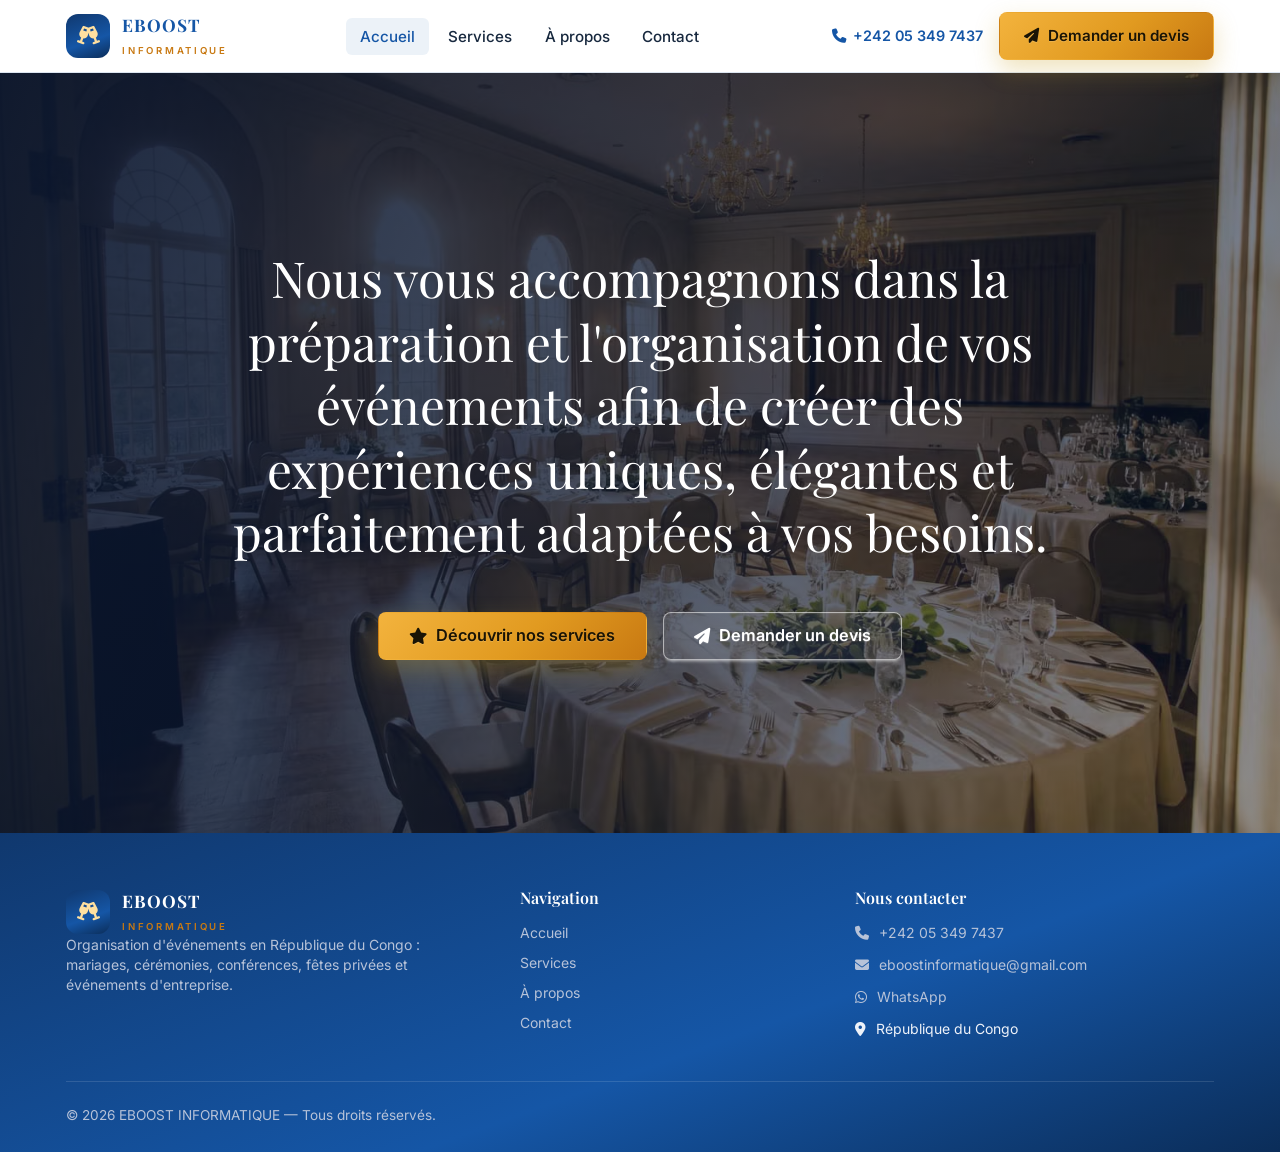
<file: index.html>
<!DOCTYPE html>
<html lang="fr">
<meta http-equiv="content-type" content="text/html;charset=UTF-8" />
<head><script>window.isManagment = "1";</script><base href=""><script>window.IsManagment = "1";window.APP_PROJECT_ID = "c3390dc3084cf55ff1aa9d13dd3f1e20";window.__CDN_BASE_URL__ = "index.html\/\/cdn-cms-s-8-4.f-static.net\/manager\/ai_app_builder\/v3\/assets\/";window.APP_CURRENCIES = {"isActive":false,"currencies":{"USD":{"code":"USD","label":"United States Dollar","symbol":"\u0026#36;","symbolFirst":true,"rate":1,"isDefault":true}}};window.APP_TAX = {"productsTax":"","regions":[{"id":384657976,"regionName":"Rest of the World","countries":{"REST_WORLD":{}},"tax":{"option":"differentTax","differentTax":{"REST_WORLD":0},"basedOn":"shippingAddress","taxCalAfterShipping":false}}],"countryOptions":[{"code":"REST_WORLD","name":"REST_WORLD","states":[],"requiresState":false}]};window.APP_BUILDER_BASE_PATH = "\/manager\/ai_app_builder\/v3";window.APP_BUILDER_REALTIME_ENABLED = true;</script><link rel="stylesheet" href="../cdn-cms-s-8-4.f-static.net/versions/2/system_mini/css/minimize_appBuilder_v30594.css?v=vc1794236070" type="text/css" crossorigin="anonymous"><link rel="dns-prefetch" href="https://images.cdn-files-a.com/">
<!-- Regular Meta Info -->
<title>EBOOST INFORMATIQUE — Organisation d&#039;événements au Congo</title>
<meta name="description" content="Organisation de mariages, cérémonies, conférences et fêtes privées en République du Congo. Demandez votre devis personnalisé.">
<meta name="keywords" content="organisation événementielle Congo">
<link rel="canonical" href="index.html"/>
<!-- Favicon -->
<link rel="shortcut icon" href="../images.cdn-files-a.com/admin/InterfaceStatisFiles/allOther/ads/site123/brand_kit_2026/SITE123-Logo-2026/web/icon-5125ce5.png?aspect_ratio=1:1&amp;width=48&amp;format=png" type="image/x-icon">
<link rel="icon" href="../images.cdn-files-a.com/admin/InterfaceStatisFiles/allOther/ads/site123/brand_kit_2026/SITE123-Logo-2026/web/icon-5125ce5.png?aspect_ratio=1:1&amp;width=48&amp;format=png" type="image/x-icon">
<!-- Facebook Meta Info -->
<meta property="og:url" content="index.html">
<meta property="og:image" content="">
<meta property="og:description" content="Organisation de mariages, cérémonies, conférences et fêtes privées en République du Congo. Demandez votre devis personnalisé.">
<meta property="og:title" content="EBOOST INFORMATIQUE — Organisation d&#039;événements au Congo">
<meta property="og:site_name" content="EBOOST INFORMATIQUE — Organisation d&#039;événements au Congo">
<meta property="og:see_also" content="index.html">
<!-- Google+ Meta Info -->
<meta itemprop="name" content="EBOOST INFORMATIQUE — Organisation d&#039;événements au Congo">
<meta itemprop="description" content="Organisation de mariages, cérémonies, conférences et fêtes privées en République du Congo. Demandez votre devis personnalisé.">
<meta itemprop="image" content="">
<!-- Twitter Meta Info -->
<meta name="twitter:card" content="summary">
<meta name="twitter:url" content="index.html">
<meta name="twitter:title" content="EBOOST INFORMATIQUE — Organisation d&#039;événements au Congo">
<meta name="twitter:description" content="Organisation de mariages, cérémonies, conférences et fêtes privées en République du Congo. Demandez votre devis personnalisé.">
<meta name="twitter:image" content="">

    <!-- Explain: Shared head content with fonts, Tailwind, daisyUI, and app CSS. -->
<meta charset="UTF-8">
<meta name="viewport" content="width=device-width, initial-scale=1.0">

<link rel="stylesheet" href="../cdn-cms-s-8-4.f-static.net/manager/ai_app_builder/v3/assets/minimize_css/index184c.css?t=css_y254_67208507&amp;w=12620055">

<link rel="preconnect" href="https://fonts.googleapis.com/">
<link rel="preconnect" href="https://fonts.gstatic.com/" crossorigin>
<link href="https://fonts.googleapis.com/css2?family=Playfair+Display:wght@500;600;700&amp;family=Inter:wght@400;500;600;700&amp;display=swap" rel="stylesheet">
<link rel="stylesheet" href="../cdn-cms-s-8-4.f-static.net/manager/ai_app_builder/v3/assets/css/theme184c.css?t=css_y254_67208507&amp;w=12620055">
<link rel="stylesheet" href="../cdn-cms-s-8-4.f-static.net/manager/ai_app_builder/v3/assets/css/main184c.css?t=css_y254_67208507&amp;w=12620055">
<link rel="stylesheet" href="../cdn-cms-s-8-4.f-static.net/manager/ai_app_builder/v3/assets/css/components184c.css?t=css_y254_67208507&amp;w=12620055">
<link rel="stylesheet" href="../cdn-cms-s-8-4.f-static.net/manager/ai_app_builder/v3/assets/css/layout184c.css?t=css_y254_67208507&amp;w=12620055"></head>
<body class="min-h-screen" style="font-family: var(--font-body); background: var(--background-color); color: var(--text-color);">

    <!-- Explain: Shared site header, now includes a mobile menu toggle and navigation links. -->
<header class="site-header">
    <div class="container-x">
        <nav class="flex items-center justify-between gap-4 py-3" aria-label="Navigation principale">
            <a href="index.html" class="flex items-center gap-3 no-underline" aria-label="EBOOST INFORMATIQUE — Accueil">
                <span class="brand-mark"><i class="fa-solid fa-champagne-glasses" aria-hidden="true"></i></span>
                <span>
                    <span class="brand-name">EBOOST</span>
                    <span class="brand-sub">INFORMATIQUE</span>
                </span>
            </a>

            <ul class="hidden lg:flex items-center gap-1 list-none m-0 p-0">
                <li><a href="index.html" class="nav-link" data-nav="index.html">Accueil</a></li>
                <li><a href="services.html" class="nav-link" data-nav="services.html">Services</a></li>
                <li><a href="a-propos.html" class="nav-link" data-nav="a-propos.html">À propos</a></li>
                <li><a href="contact.html" class="nav-link" data-nav="contact.html">Contact</a></li>
            </ul>

            <div class="hidden lg:flex items-center gap-4">
                <a href="tel:+242053497437" class="header-phone">
                    <i class="fa-solid fa-phone" aria-hidden="true"></i> +242 05 349 7437
                </a>
                <button type="button" class="btn btn-gold" data-devis-open>
                    <i class="fa-solid fa-paper-plane" aria-hidden="true"></i> Demander un devis
                </button>
            </div>

            <button type="button" id="menuToggle" class="menu-toggle lg:hidden" aria-label="Ouvrir le menu" aria-expanded="false" aria-controls="mobileMenu">
                <i class="fa-solid fa-bars" aria-hidden="true"></i>
            </button>
        </nav>
    </div>

    <div id="mobileMenu" class="mobile-menu lg:hidden">
        <nav aria-label="Navigation mobile">
            <a href="index.html" class="mobile-link" data-nav="index.html">Accueil</a>
            <a href="services.html" class="mobile-link" data-nav="services.html">Services</a>
            <a href="a-propos.html" class="mobile-link" data-nav="a-propos.html">À propos</a>
            <a href="contact.html" class="mobile-link" data-nav="contact.html">Contact</a>
            <div class="p-4 flex flex-col gap-3">
                <a href="tel:+242053497437" class="btn btn-outline w-full">
                    <i class="fa-solid fa-phone" aria-hidden="true"></i> Appeler
                </a>
                <a href="https://wa.me/242053497437" target="_blank" rel="noopener" class="btn btn-whatsapp w-full">
                    <i class="fa-brands fa-whatsapp" aria-hidden="true"></i> WhatsApp
                </a>
                <button type="button" class="btn btn-gold w-full" data-devis-open>
                    <i class="fa-solid fa-paper-plane" aria-hidden="true"></i> Demander un devis
                </button>
            </div>
        </nav>
    </div>
</header>    <main id="top">

        <!-- Explain: Homepage hero section with title and two action buttons. -->
<section class="hero-section">
    <div class="hero-media">
        <img  alt="Réception événementielle élégante organisée par EBOOST INFORMATIQUE" sizes="100vw" src="../files.cdn-files-a.com/admin/system_photos_stock/800_69610172d4f92af3c.avif?format=avif" srcset="../files.cdn-files-a.com/admin/system_photos_stock/100_69610172d4f92af3c.avif?format=avif 100w, ../files.cdn-files-a.com/admin/system_photos_stock/400_69610172d4f92af3c.avif?format=avif 400w, ../files.cdn-files-a.com/admin/system_photos_stock/800_69610172d4f92af3c.avif?format=avif 800w, ../files.cdn-files-a.com/admin/system_photos_stock/1200_69610172d4f92af3c.avif?format=avif 1200w, ../files.cdn-files-a.com/admin/system_photos_stock/1600_69610172d4f92af3c.avif?format=avif 1600w, ../files.cdn-files-a.com/admin/system_photos_stock/2000_69610172d4f92af3c.avif?format=avif 2000w" data-sizes-auto="1">
        <div class="hero-overlay"></div>
    </div>

    <div class="container-x">
        <div class="hero-content hero-center">
            <h1 class="hero-statement reveal">Nous vous accompagnons dans la préparation et l'organisation de vos événements afin de créer des expériences uniques, élégantes et parfaitement adaptées à vos besoins.</h1>
            <div class="hero-actions hero-actions-center reveal">
                <a href="services.html" class="btn btn-gold btn-lg">
                    <i class="fa-solid fa-star" aria-hidden="true"></i> Découvrir nos services
                </a>
                <button type="button" class="btn btn-outline-light btn-lg" data-devis-open>
                    <i class="fa-solid fa-paper-plane" aria-hidden="true"></i> Demander un devis
                </button>
            </div>
        </div>
    </div>
</section>    </main>

    <!-- Explain: Shared site footer, including a WhatsApp devis form modal and associated logic. -->
<footer class="site-footer">
    <div class="container-x">
        <div class="footer-grid">
            <div>
                <div class="flex items-center gap-3">
                    <span class="brand-mark"><i class="fa-solid fa-champagne-glasses" aria-hidden="true"></i></span>
                    <span>
                        <span class="brand-name text-white!">EBOOST</span>
                        <span class="brand-sub">INFORMATIQUE</span>
                    </span>
                </div>
                <p class="mt-4 text-sm" style="color: var(--text-on-dark-muted);">
                    Organisation d'événements en République du Congo : mariages, cérémonies, conférences, fêtes privées et événements d'entreprise.
                </p>
            </div>

            <div>
                <h2 class="text-base font-semibold text-white!">Navigation</h2>
                <ul class="mt-4 list-none p-0 m-0 flex flex-col gap-2.5 text-sm">
                    <li><a href="index.html">Accueil</a></li>
                    <li><a href="services.html">Services</a></li>
                    <li><a href="a-propos.html">À propos</a></li>
                    <li><a href="contact.html">Contact</a></li>
                </ul>
            </div>

            <div>
                <h2 class="text-base font-semibold text-white!">Nous contacter</h2>
                <ul class="mt-4 list-none p-0 m-0 flex flex-col gap-3 text-sm">
                    <li>
                        <a href="tel:+242053497437" class="inline-flex items-center gap-2.5">
                            <i class="fa-solid fa-phone" aria-hidden="true"></i> +242 05 349 7437
                        </a>
                    </li>
                    <li>
                        <a href="mailto:eboostinformatique@gmail.com" class="inline-flex items-center gap-2.5 break-all">
                            <i class="fa-solid fa-envelope" aria-hidden="true"></i> eboostinformatique@gmail.com
                        </a>
                    </li>
                    <li>
                        <a href="https://wa.me/242053497437" target="_blank" rel="noopener" class="inline-flex items-center gap-2.5">
                            <i class="fa-brands fa-whatsapp" aria-hidden="true"></i> WhatsApp
                        </a>
                    </li>
                    <li class="inline-flex items-center gap-2.5">
                        <i class="fa-solid fa-location-dot" aria-hidden="true"></i> République du Congo
                    </li>
                </ul>
            </div>
        </div>

        <div class="footer-bottom">
            &copy; <span id="year">2026</span> EBOOST INFORMATIQUE — Tous droits réservés.
        </div>
    </div>
</footer>


<div class="devis-modal" id="devisModal" role="dialog" aria-modal="true" aria-labelledby="devisTitle" aria-hidden="true">
    <div class="devis-panel">
        <button type="button" class="devis-close" id="devisClose" aria-label="Fermer le formulaire de devis">
            <i class="fa-solid fa-xmark" aria-hidden="true"></i>
        </button>

        <div id="devisError" class="alert alert-error mb-4" role="alert">
            <i class="fa-solid fa-triangle-exclamation" aria-hidden="true"></i>
            Une erreur est survenue. Merci de vérifier les informations saisies, puis de réessayer dans quelques instants.
        </div>

        <div id="devisSuccess" class="alert alert-success" role="alert">
            <strong class="block"><i class="fa-solid fa-circle-check" aria-hidden="true"></i> Demande envoyée</strong>
            <span class="block mt-2">Merci ! Votre demande de devis a bien été enregistrée et transmise à EBOOST INFORMATIQUE. Un e-mail de confirmation vient de vous être adressé. Notre équipe vous recontactera prochainement.</span>
            <button type="button" class="btn btn-gold mt-4" id="devisRestart">Rédiger une nouvelle demande</button>
        </div>

        <div id="devisFormWrap">
            <p class="eyebrow">Demande de devis</p>
            <h2 id="devisTitle" class="section-title">Préparons votre demande</h2>
            <p class="section-sub text-sm">Renseignez ces quelques informations : votre demande sera transmise directement à EBOOST INFORMATIQUE et vous recevrez un e-mail de confirmation.</p>

            <form id="devisForm" novalidate class="mt-6 flex flex-col gap-4">
                <div class="field" data-dfield="name">
                    <label for="devisName">Nom complet <span class="req">*</span></label>
                    <input type="text" id="devisName" name="name" autocomplete="name" required>
                    <span class="field-error">Veuillez indiquer votre nom complet.</span>
                </div>

                <div class="grid gap-4 sm:grid-cols-2">
                    <div class="field" data-dfield="phone">
                        <label for="devisPhone">Numéro WhatsApp <span class="req">*</span></label>
                        <input type="tel" id="devisPhone" name="phone" inputmode="tel" autocomplete="tel" placeholder="+242 …" required>
                        <span class="field-error">Veuillez indiquer votre numéro WhatsApp.</span>
                    </div>
                    <div class="field" data-dfield="email">
                        <label for="devisEmail">E-mail <span class="req">*</span></label>
                        <input type="email" id="devisEmail" name="email" autocomplete="email" required>
                        <span class="field-error">Adresse e-mail invalide.</span>
                    </div>
                </div>

                <div class="field" data-dfield="service">
                    <label for="devisService">Service concerné <span class="req">*</span></label>
                    <select id="devisService" name="service" required>
                        <option value="">Sélectionnez un service…</option>
                                                <option value="Mariages">Mariages</option>
                                                <option value="Anniversaires">Anniversaires</option>
                                                <option value="Cérémonies et réceptions">Cérémonies et réceptions</option>
                                                <option value="Conférences et séminaires">Conférences et séminaires</option>
                                                <option value="Événements professionnels et d&#039;entreprise">Événements professionnels et d&#039;entreprise</option>
                                                <option value="Décoration et aménagement">Décoration et aménagement</option>
                                                <option value="Fêtes privées">Fêtes privées</option>
                                                <option value="Accompagnement et coordination">Accompagnement et coordination</option>
                                                <option value="Autre">Autre</option>
                    </select>
                    <span class="field-error">Veuillez choisir un service.</span>
                </div>

                <div class="field" data-dfield="message">
                    <label for="devisMessage">Votre message <span class="req">*</span></label>
                    <textarea id="devisMessage" name="message" required placeholder="Décrivez votre événement : date, lieu, nombre d'invités, ambiance souhaitée…"></textarea>
                    <span class="field-error">Merci d'écrire votre message.</span>
                </div>

                <button type="submit" id="devisSubmit" class="btn btn-gold btn-lg w-full">
                    <i class="fa-solid fa-paper-plane" aria-hidden="true"></i> Envoyer ma demande
                </button>
                <p class="text-xs" style="color: var(--text-muted);">
                    Votre demande est transmise à EBOOST INFORMATIQUE. Vous recevrez un e-mail de confirmation, puis notre équipe vous recontactera prochainement.
                </p>
            </form>
        </div>
    </div>
</div>    <script src="../cdn-cms-s-8-4.f-static.net/manager/ai_app_builder/v3/assets/js/app184c.js?t=css_y254_67208507&amp;w=12620055"></script>
<script>var packageNUM=1;</script>

<script src="../cdn-cms-s-8-4.f-static.net/manager/translation_JS/website_jsTranslations4236.js?l=fr&amp;a=1&amp;v=vc1794236070" crossorigin="anonymous"></script><script>var siteRefTxt="abBiGpAb6ohcksJApKhgdXRvSGN6YXJqd05qYWNNOTNhMnBMU0E9PQ==";</script><script src="../cdn-cms-s-8-4.f-static.net/versions/2/system_mini/js/minimize_appBuilder_scripts_v30594.js?v=vc1794236070" crossorigin="anonymous"></script><script src="../cdn-cms-s-8-4.f-static.net/versions/2/system_mini/js/minimize_appBuilderStatistics_scripts_v30594.js?v=vc1794236070" crossorigin="anonymous"></script></body>

</html>
</file>
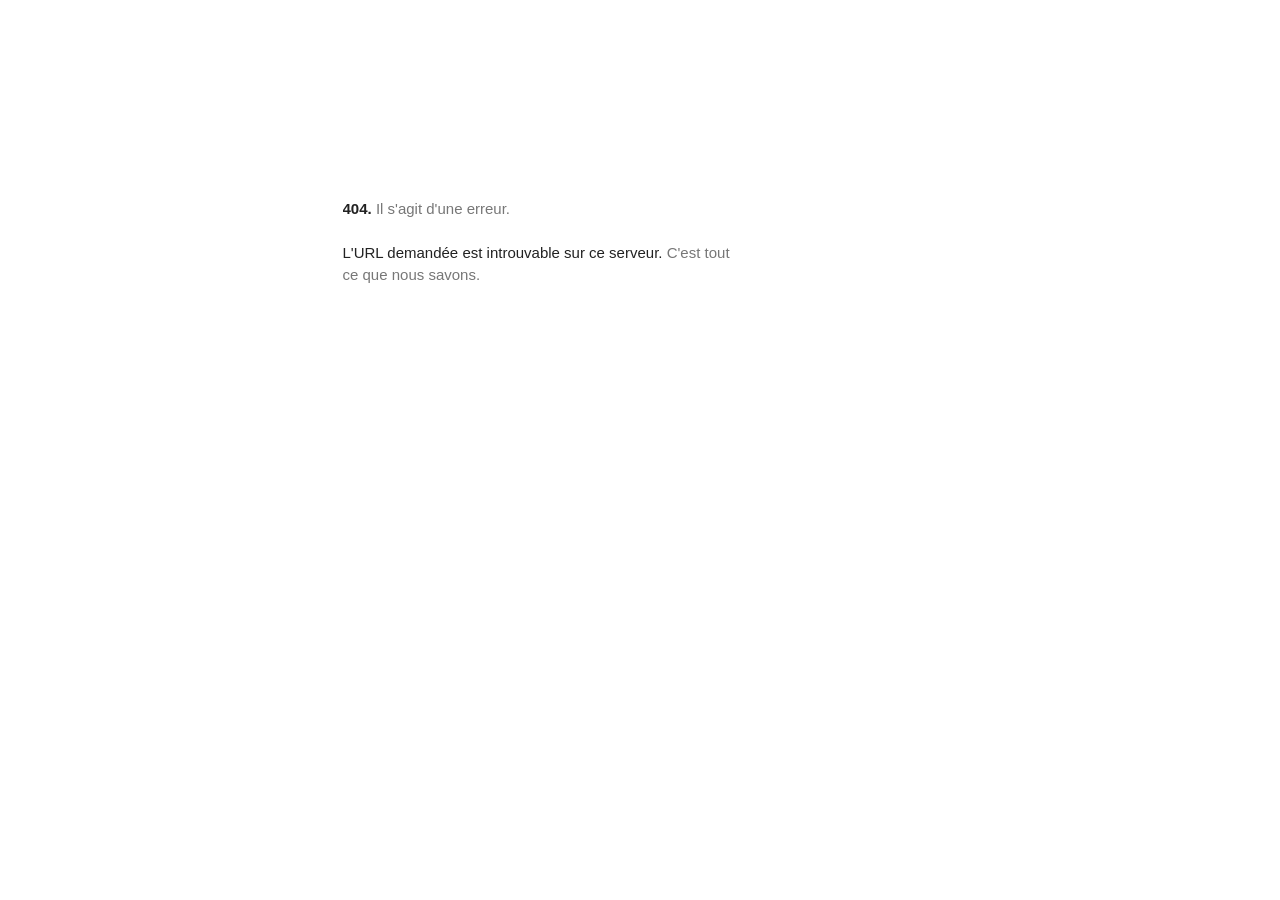
<file: www.google.com/recaptcha/enterprise/index.html>
<html lang="fr" dir=ltr><meta charset=utf-8><meta name=viewport content="initial-scale=1, minimum-scale=1, width=device-width"><title>Error 404 (Introuvable)!!1</title><style>*{margin:0;padding:0}html,code{font:15px/22px arial,sans-serif}html{background:#fff;color:#222;padding:15px}body{color:#222;text-align:unset;margin:7% auto 0;max-width:390px;min-height:180px;padding:30px 0 15px;}* > body{background:url(//www.google.com/images/errors/robot.png) 100% 5px no-repeat;padding-right:205px}p{margin:11px 0 22px;overflow:hidden}pre{white-space:pre-wrap;}ins{color:#777;text-decoration:none}a img{border:0}@media screen and (max-width:772px){body{background:none;margin-top:0;max-width:none;padding-right:0}}#logo{background:url(//www.google.com/images/branding/googlelogo/1x/googlelogo_color_150x54dp.png) no-repeat;margin-left:-5px}@media only screen and (min-resolution:192dpi){#logo{background:url(//www.google.com/images/branding/googlelogo/2x/googlelogo_color_150x54dp.png) no-repeat 0% 0%/100% 100%;-moz-border-image:url(//www.google.com/images/branding/googlelogo/2x/googlelogo_color_150x54dp.png) 0}}@media only screen and (-webkit-min-device-pixel-ratio:2){#logo{background:url(//www.google.com/images/branding/googlelogo/2x/googlelogo_color_150x54dp.png) no-repeat;-webkit-background-size:100% 100%}}#logo{display:inline-block;height:54px;width:150px}</style><main id="af-error-container" role="main"><a href=//www.google.com><span id=logo aria-label=Google role=img></span></a><p><b>404.</b> <ins>Il s'agit d'une erreur.</ins><p>L'URL demandée est introuvable sur ce serveur. <ins>C'est tout ce que nous savons.</ins></main>
</file>
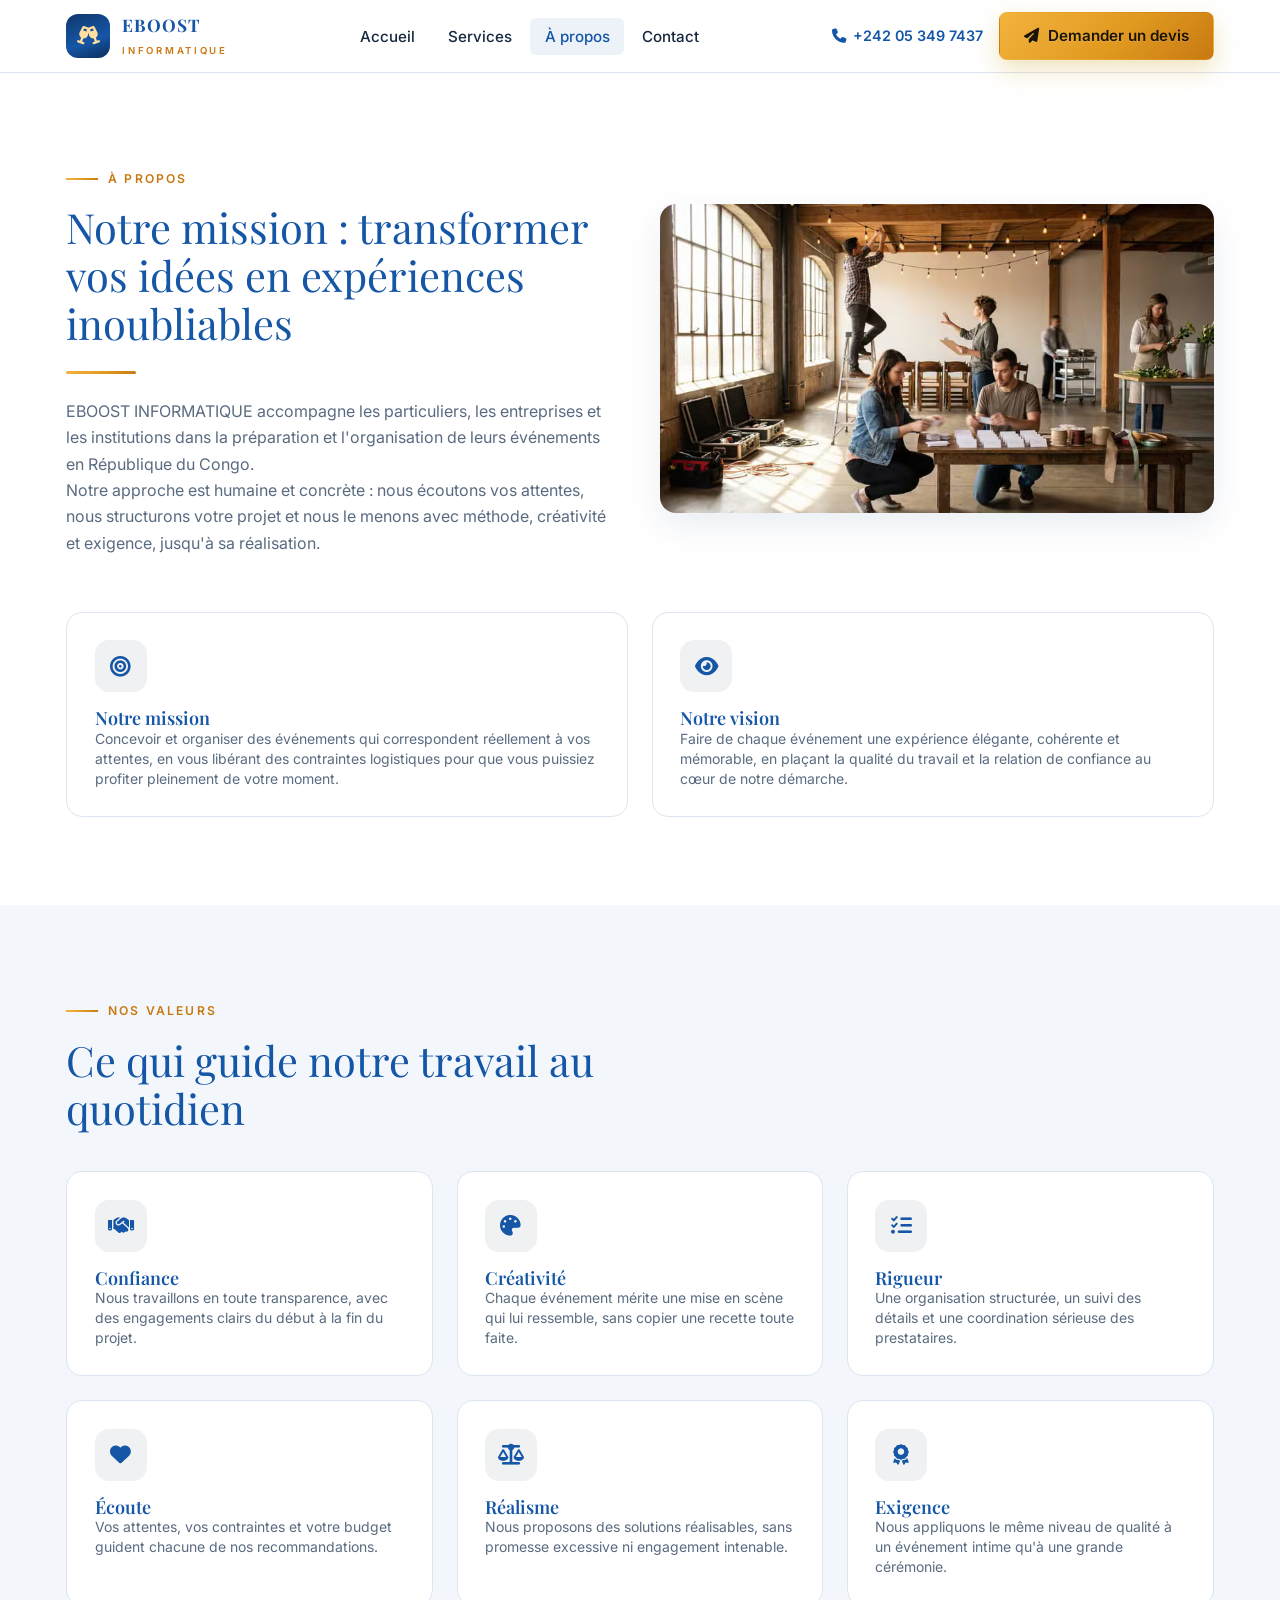
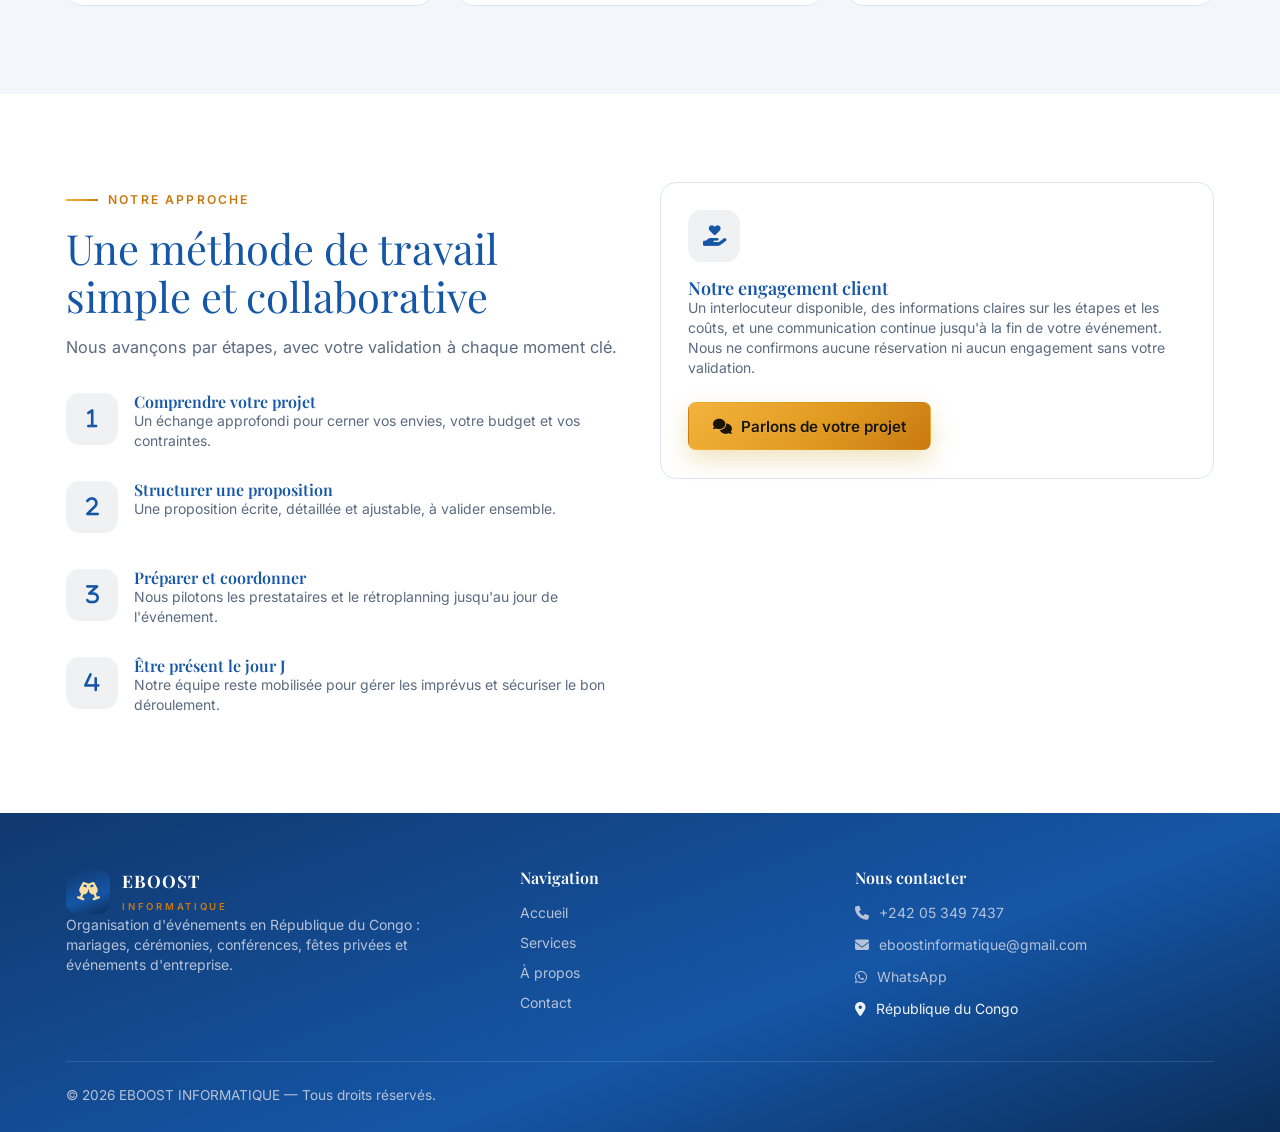
<file: a-propos.html>
<!DOCTYPE html>
<html lang="fr">
<!-- Added by HTTrack --><meta http-equiv="content-type" content="text/html;charset=UTF-8" /><!-- /Added by HTTrack -->
<head><script>window.isManagment = "1";</script><base href=""><script>window.IsManagment = "1";window.APP_PROJECT_ID = "c3390dc3084cf55ff1aa9d13dd3f1e20";window.__CDN_BASE_URL__ = "index.html\/\/cdn-cms-s-8-4.f-static.net\/manager\/ai_app_builder\/v3\/assets\/";window.APP_CURRENCIES = {"isActive":false,"currencies":{"USD":{"code":"USD","label":"United States Dollar","symbol":"\u0026#36;","symbolFirst":true,"rate":1,"isDefault":true}}};window.APP_TAX = {"productsTax":"","regions":[{"id":384657976,"regionName":"Rest of the World","countries":{"REST_WORLD":{}},"tax":{"option":"differentTax","differentTax":{"REST_WORLD":0},"basedOn":"shippingAddress","taxCalAfterShipping":false}}],"countryOptions":[{"code":"REST_WORLD","name":"REST_WORLD","states":[],"requiresState":false}]};window.APP_BUILDER_BASE_PATH = "\/manager\/ai_app_builder\/v3";window.APP_BUILDER_REALTIME_ENABLED = true;</script><link rel="stylesheet" href="../cdn-cms-s-8-4.f-static.net/versions/2/system_mini/css/minimize_appBuilder_v30594.css?v=vc1794236070" type="text/css" crossorigin="anonymous"><link rel="dns-prefetch" href="https://images.cdn-files-a.com/">
<!-- Regular Meta Info -->
<title>À propos — EBOOST INFORMATIQUE</title>
<meta name="description" content="Notre mission : transformer vos idées en expériences inoubliables. Découvrez notre approche, nos valeurs et notre méthode de travail.">
<meta name="keywords" content="à propos organisation événements">
<link rel="canonical" href="a-propos.html"/>
<!-- Favicon -->
<link rel="shortcut icon" href="../images.cdn-files-a.com/admin/InterfaceStatisFiles/allOther/ads/site123/brand_kit_2026/SITE123-Logo-2026/web/icon-5125ce5.png?aspect_ratio=1:1&amp;width=48&amp;format=png" type="image/x-icon">
<link rel="icon" href="../images.cdn-files-a.com/admin/InterfaceStatisFiles/allOther/ads/site123/brand_kit_2026/SITE123-Logo-2026/web/icon-5125ce5.png?aspect_ratio=1:1&amp;width=48&amp;format=png" type="image/x-icon">
<!-- Facebook Meta Info -->
<meta property="og:url" content="a-propos.html">
<meta property="og:image" content="">
<meta property="og:description" content="Notre mission : transformer vos idées en expériences inoubliables. Découvrez notre approche, nos valeurs et notre méthode de travail.">
<meta property="og:title" content="À propos — EBOOST INFORMATIQUE">
<meta property="og:site_name" content="À propos — EBOOST INFORMATIQUE">
<meta property="og:see_also" content="index.html">
<!-- Google+ Meta Info -->
<meta itemprop="name" content="À propos — EBOOST INFORMATIQUE">
<meta itemprop="description" content="Notre mission : transformer vos idées en expériences inoubliables. Découvrez notre approche, nos valeurs et notre méthode de travail.">
<meta itemprop="image" content="">
<!-- Twitter Meta Info -->
<meta name="twitter:card" content="summary">
<meta name="twitter:url" content="a-propos.html">
<meta name="twitter:title" content="À propos — EBOOST INFORMATIQUE">
<meta name="twitter:description" content="Notre mission : transformer vos idées en expériences inoubliables. Découvrez notre approche, nos valeurs et notre méthode de travail.">
<meta name="twitter:image" content="">

    <!-- Explain: Shared head content with fonts, Tailwind, daisyUI, and app CSS. -->
<meta charset="UTF-8">
<meta name="viewport" content="width=device-width, initial-scale=1.0">

<link rel="stylesheet" href="../cdn-cms-s-8-4.f-static.net/manager/ai_app_builder/v3/assets/minimize_css/a-propos184c.css?t=css_y254_67208507&amp;w=12620055">

<link rel="preconnect" href="https://fonts.googleapis.com/">
<link rel="preconnect" href="https://fonts.gstatic.com/" crossorigin>
<link href="https://fonts.googleapis.com/css2?family=Playfair+Display:wght@500;600;700&amp;family=Inter:wght@400;500;600;700&amp;display=swap" rel="stylesheet">
<link rel="stylesheet" href="../cdn-cms-s-8-4.f-static.net/manager/ai_app_builder/v3/assets/css/theme184c.css?t=css_y254_67208507&amp;w=12620055">
<link rel="stylesheet" href="../cdn-cms-s-8-4.f-static.net/manager/ai_app_builder/v3/assets/css/main184c.css?t=css_y254_67208507&amp;w=12620055">
<link rel="stylesheet" href="../cdn-cms-s-8-4.f-static.net/manager/ai_app_builder/v3/assets/css/components184c.css?t=css_y254_67208507&amp;w=12620055">
<link rel="stylesheet" href="../cdn-cms-s-8-4.f-static.net/manager/ai_app_builder/v3/assets/css/layout184c.css?t=css_y254_67208507&amp;w=12620055"></head>
<body class="min-h-screen" style="font-family: var(--font-body); background: var(--background-color); color: var(--text-color);">
    <!-- Explain: Shared site header, now includes a mobile menu toggle and navigation links. -->
<header class="site-header">
    <div class="container-x">
        <nav class="flex items-center justify-between gap-4 py-3" aria-label="Navigation principale">
            <a href="index.html" class="flex items-center gap-3 no-underline" aria-label="EBOOST INFORMATIQUE — Accueil">
                <span class="brand-mark"><i class="fa-solid fa-champagne-glasses" aria-hidden="true"></i></span>
                <span>
                    <span class="brand-name">EBOOST</span>
                    <span class="brand-sub">INFORMATIQUE</span>
                </span>
            </a>

            <ul class="hidden lg:flex items-center gap-1 list-none m-0 p-0">
                <li><a href="index.html" class="nav-link" data-nav="index.html">Accueil</a></li>
                <li><a href="services.html" class="nav-link" data-nav="services.html">Services</a></li>
                <li><a href="a-propos.html" class="nav-link" data-nav="a-propos.html">À propos</a></li>
                <li><a href="contact.html" class="nav-link" data-nav="contact.html">Contact</a></li>
            </ul>

            <div class="hidden lg:flex items-center gap-4">
                <a href="tel:+242053497437" class="header-phone">
                    <i class="fa-solid fa-phone" aria-hidden="true"></i> +242 05 349 7437
                </a>
                <button type="button" class="btn btn-gold" data-devis-open>
                    <i class="fa-solid fa-paper-plane" aria-hidden="true"></i> Demander un devis
                </button>
            </div>

            <button type="button" id="menuToggle" class="menu-toggle lg:hidden" aria-label="Ouvrir le menu" aria-expanded="false" aria-controls="mobileMenu">
                <i class="fa-solid fa-bars" aria-hidden="true"></i>
            </button>
        </nav>
    </div>

    <div id="mobileMenu" class="mobile-menu lg:hidden">
        <nav aria-label="Navigation mobile">
            <a href="index.html" class="mobile-link" data-nav="index.html">Accueil</a>
            <a href="services.html" class="mobile-link" data-nav="services.html">Services</a>
            <a href="a-propos.html" class="mobile-link" data-nav="a-propos.html">À propos</a>
            <a href="contact.html" class="mobile-link" data-nav="contact.html">Contact</a>
            <div class="p-4 flex flex-col gap-3">
                <a href="tel:+242053497437" class="btn btn-outline w-full">
                    <i class="fa-solid fa-phone" aria-hidden="true"></i> Appeler
                </a>
                <a href="https://wa.me/242053497437" target="_blank" rel="noopener" class="btn btn-whatsapp w-full">
                    <i class="fa-brands fa-whatsapp" aria-hidden="true"></i> WhatsApp
                </a>
                <button type="button" class="btn btn-gold w-full" data-devis-open>
                    <i class="fa-solid fa-paper-plane" aria-hidden="true"></i> Demander un devis
                </button>
            </div>
        </nav>
    </div>
</header>    <main id="top">
        <!-- Explain: About page mission and vision section. -->
<section class="section">
    <div class="container-x">
        <div class="grid gap-10 lg:grid-cols-2 items-center">
            <div class="reveal">
                <p class="eyebrow">À propos</p>
                <h1 class="section-title">Notre mission : transformer vos idées en expériences inoubliables</h1>
                <div class="divider-gold my-6"></div>
                <p style="color: var(--text-muted);">EBOOST INFORMATIQUE accompagne les particuliers, les entreprises et les institutions dans la préparation et l'organisation de leurs événements en République du Congo.</p>
                <p class="mt-4" style="color: var(--text-muted);">Notre approche est humaine et concrète : nous écoutons vos attentes, nous structurons votre projet et nous le menons avec méthode, créativité et exigence, jusqu'à sa réalisation.</p>
            </div>
            <div class="reveal">
                <div class="rounded-2xl overflow-hidden" style="box-shadow: var(--shadow-soft);">
                    <img  alt="Équipe EBOOST INFORMATIQUE en préparation d'un événement" loading="lazy" sizes="(min-width:1024px) 50vw, 100vw" src="../files.cdn-files-a.com/admin/system_photos_stock/800_6974f2d0b84c1af3c.avif?format=avif" srcset="../files.cdn-files-a.com/admin/system_photos_stock/100_6974f2d0b84c1af3c.avif?format=avif 100w, ../files.cdn-files-a.com/admin/system_photos_stock/400_6974f2d0b84c1af3c.avif?format=avif 400w, ../files.cdn-files-a.com/admin/system_photos_stock/800_6974f2d0b84c1af3c.avif?format=avif 800w, ../files.cdn-files-a.com/admin/system_photos_stock/1200_6974f2d0b84c1af3c.avif?format=avif 1200w, ../files.cdn-files-a.com/admin/system_photos_stock/1600_6974f2d0b84c1af3c.avif?format=avif 1600w, ../files.cdn-files-a.com/admin/system_photos_stock/2000_6974f2d0b84c1af3c.avif?format=avif 2000w" data-sizes-auto="1">
                </div>
            </div>
        </div>

        <div class="grid gap-6 md:grid-cols-2 mt-14">
            <article class="why-card reveal">
                <span class="why-icon"><i class="fa-solid fa-bullseye" aria-hidden="true"></i></span>
                <h2 class="text-lg font-semibold">Notre mission</h2>
                <p class="mt-2 text-sm" style="color: var(--text-muted);">Concevoir et organiser des événements qui correspondent réellement à vos attentes, en vous libérant des contraintes logistiques pour que vous puissiez profiter pleinement de votre moment.</p>
            </article>
            <article class="why-card reveal">
                <span class="why-icon"><i class="fa-solid fa-eye" aria-hidden="true"></i></span>
                <h2 class="text-lg font-semibold">Notre vision</h2>
                <p class="mt-2 text-sm" style="color: var(--text-muted);">Faire de chaque événement une expérience élégante, cohérente et mémorable, en plaçant la qualité du travail et la relation de confiance au cœur de notre démarche.</p>
            </article>
        </div>
    </div>
</section>        <!-- Explain: About page section detailing company values. -->

<section class="section section-alt" id="valeurs">
    <div class="container-x">
        <div class="mb-10 reveal" style="max-width: 44rem;">
            <p class="eyebrow">Nos valeurs</p>
            <h2 class="section-title">Ce qui guide notre travail au quotidien</h2>
        </div>

        <div class="grid gap-6 sm:grid-cols-2 lg:grid-cols-3">
                        <article class="why-card reveal">
                <span class="why-icon"><i class="fa-solid fa-handshake" aria-hidden="true"></i></span>
                <h3 class="text-lg font-semibold">Confiance</h3>
                <p class="mt-2 text-sm" style="color: var(--text-muted);">Nous travaillons en toute transparence, avec des engagements clairs du début à la fin du projet.</p>
            </article>
                        <article class="why-card reveal">
                <span class="why-icon"><i class="fa-solid fa-palette" aria-hidden="true"></i></span>
                <h3 class="text-lg font-semibold">Créativité</h3>
                <p class="mt-2 text-sm" style="color: var(--text-muted);">Chaque événement mérite une mise en scène qui lui ressemble, sans copier une recette toute faite.</p>
            </article>
                        <article class="why-card reveal">
                <span class="why-icon"><i class="fa-solid fa-list-check" aria-hidden="true"></i></span>
                <h3 class="text-lg font-semibold">Rigueur</h3>
                <p class="mt-2 text-sm" style="color: var(--text-muted);">Une organisation structurée, un suivi des détails et une coordination sérieuse des prestataires.</p>
            </article>
                        <article class="why-card reveal">
                <span class="why-icon"><i class="fa-solid fa-heart" aria-hidden="true"></i></span>
                <h3 class="text-lg font-semibold">Écoute</h3>
                <p class="mt-2 text-sm" style="color: var(--text-muted);">Vos attentes, vos contraintes et votre budget guident chacune de nos recommandations.</p>
            </article>
                        <article class="why-card reveal">
                <span class="why-icon"><i class="fa-solid fa-scale-balanced" aria-hidden="true"></i></span>
                <h3 class="text-lg font-semibold">Réalisme</h3>
                <p class="mt-2 text-sm" style="color: var(--text-muted);">Nous proposons des solutions réalisables, sans promesse excessive ni engagement intenable.</p>
            </article>
                        <article class="why-card reveal">
                <span class="why-icon"><i class="fa-solid fa-award" aria-hidden="true"></i></span>
                <h3 class="text-lg font-semibold">Exigence</h3>
                <p class="mt-2 text-sm" style="color: var(--text-muted);">Nous appliquons le même niveau de qualité à un événement intime qu&#039;à une grande cérémonie.</p>
            </article>
                    </div>
    </div>
</section>        <!-- Explain: About page section explaining the work approach. -->
<section class="section">
    <div class="container-x">
        <div class="grid gap-10 lg:grid-cols-2 items-start">
            <div class="reveal">
                <p class="eyebrow">Notre approche</p>
                <h2 class="section-title">Une méthode de travail simple et collaborative</h2>
                <p class="section-sub">Nous avançons par étapes, avec votre validation à chaque moment clé.</p>

                <ol class="mt-8 list-none p-0 flex flex-col gap-5">
                    <li class="flex gap-4">
                        <span class="why-icon shrink-0"><i class="fa-solid fa-1" aria-hidden="true"></i></span>
                        <div>
                            <h3 class="text-base font-semibold">Comprendre votre projet</h3>
                            <p class="text-sm mt-1" style="color: var(--text-muted);">Un échange approfondi pour cerner vos envies, votre budget et vos contraintes.</p>
                        </div>
                    </li>
                    <li class="flex gap-4">
                        <span class="why-icon shrink-0"><i class="fa-solid fa-2" aria-hidden="true"></i></span>
                        <div>
                            <h3 class="text-base font-semibold">Structurer une proposition</h3>
                            <p class="text-sm mt-1" style="color: var(--text-muted);">Une proposition écrite, détaillée et ajustable, à valider ensemble.</p>
                        </div>
                    </li>
                    <li class="flex gap-4">
                        <span class="why-icon shrink-0"><i class="fa-solid fa-3" aria-hidden="true"></i></span>
                        <div>
                            <h3 class="text-base font-semibold">Préparer et coordonner</h3>
                            <p class="text-sm mt-1" style="color: var(--text-muted);">Nous pilotons les prestataires et le rétroplanning jusqu'au jour de l'événement.</p>
                        </div>
                    </li>
                    <li class="flex gap-4">
                        <span class="why-icon shrink-0"><i class="fa-solid fa-4" aria-hidden="true"></i></span>
                        <div>
                            <h3 class="text-base font-semibold">Être présent le jour J</h3>
                            <p class="text-sm mt-1" style="color: var(--text-muted);">Notre équipe reste mobilisée pour gérer les imprévus et sécuriser le bon déroulement.</p>
                        </div>
                    </li>
                </ol>
            </div>

            <div class="reveal">
                <div class="why-card">
                    <span class="why-icon"><i class="fa-solid fa-hand-holding-heart" aria-hidden="true"></i></span>
                    <h2 class="text-lg font-semibold">Notre engagement client</h2>
                    <p class="mt-2 text-sm" style="color: var(--text-muted);">Un interlocuteur disponible, des informations claires sur les étapes et les coûts, et une communication continue jusqu'à la fin de votre événement. Nous ne confirmons aucune réservation ni aucun engagement sans votre validation.</p>
                    <a href="contact.html" class="btn btn-gold mt-6">
                        <i class="fa-solid fa-comments" aria-hidden="true"></i> Parlons de votre projet
                    </a>
                </div>
            </div>
        </div>
    </div>
</section>    </main>
    <!-- Explain: Shared site footer, including a WhatsApp devis form modal and associated logic. -->
<footer class="site-footer">
    <div class="container-x">
        <div class="footer-grid">
            <div>
                <div class="flex items-center gap-3">
                    <span class="brand-mark"><i class="fa-solid fa-champagne-glasses" aria-hidden="true"></i></span>
                    <span>
                        <span class="brand-name text-white!">EBOOST</span>
                        <span class="brand-sub">INFORMATIQUE</span>
                    </span>
                </div>
                <p class="mt-4 text-sm" style="color: var(--text-on-dark-muted);">
                    Organisation d'événements en République du Congo : mariages, cérémonies, conférences, fêtes privées et événements d'entreprise.
                </p>
            </div>

            <div>
                <h2 class="text-base font-semibold text-white!">Navigation</h2>
                <ul class="mt-4 list-none p-0 m-0 flex flex-col gap-2.5 text-sm">
                    <li><a href="index.html">Accueil</a></li>
                    <li><a href="services.html">Services</a></li>
                    <li><a href="a-propos.html">À propos</a></li>
                    <li><a href="contact.html">Contact</a></li>
                </ul>
            </div>

            <div>
                <h2 class="text-base font-semibold text-white!">Nous contacter</h2>
                <ul class="mt-4 list-none p-0 m-0 flex flex-col gap-3 text-sm">
                    <li>
                        <a href="tel:+242053497437" class="inline-flex items-center gap-2.5">
                            <i class="fa-solid fa-phone" aria-hidden="true"></i> +242 05 349 7437
                        </a>
                    </li>
                    <li>
                        <a href="mailto:eboostinformatique@gmail.com" class="inline-flex items-center gap-2.5 break-all">
                            <i class="fa-solid fa-envelope" aria-hidden="true"></i> eboostinformatique@gmail.com
                        </a>
                    </li>
                    <li>
                        <a href="https://wa.me/242053497437" target="_blank" rel="noopener" class="inline-flex items-center gap-2.5">
                            <i class="fa-brands fa-whatsapp" aria-hidden="true"></i> WhatsApp
                        </a>
                    </li>
                    <li class="inline-flex items-center gap-2.5">
                        <i class="fa-solid fa-location-dot" aria-hidden="true"></i> République du Congo
                    </li>
                </ul>
            </div>
        </div>

        <div class="footer-bottom">
            &copy; <span id="year">2026</span> EBOOST INFORMATIQUE — Tous droits réservés.
        </div>
    </div>
</footer>


<div class="devis-modal" id="devisModal" role="dialog" aria-modal="true" aria-labelledby="devisTitle" aria-hidden="true">
    <div class="devis-panel">
        <button type="button" class="devis-close" id="devisClose" aria-label="Fermer le formulaire de devis">
            <i class="fa-solid fa-xmark" aria-hidden="true"></i>
        </button>

        <div id="devisError" class="alert alert-error mb-4" role="alert">
            <i class="fa-solid fa-triangle-exclamation" aria-hidden="true"></i>
            Une erreur est survenue. Merci de vérifier les informations saisies, puis de réessayer dans quelques instants.
        </div>

        <div id="devisSuccess" class="alert alert-success" role="alert">
            <strong class="block"><i class="fa-solid fa-circle-check" aria-hidden="true"></i> Demande envoyée</strong>
            <span class="block mt-2">Merci ! Votre demande de devis a bien été enregistrée et transmise à EBOOST INFORMATIQUE. Un e-mail de confirmation vient de vous être adressé. Notre équipe vous recontactera prochainement.</span>
            <button type="button" class="btn btn-gold mt-4" id="devisRestart">Rédiger une nouvelle demande</button>
        </div>

        <div id="devisFormWrap">
            <p class="eyebrow">Demande de devis</p>
            <h2 id="devisTitle" class="section-title">Préparons votre demande</h2>
            <p class="section-sub text-sm">Renseignez ces quelques informations : votre demande sera transmise directement à EBOOST INFORMATIQUE et vous recevrez un e-mail de confirmation.</p>

            <form id="devisForm" novalidate class="mt-6 flex flex-col gap-4">
                <div class="field" data-dfield="name">
                    <label for="devisName">Nom complet <span class="req">*</span></label>
                    <input type="text" id="devisName" name="name" autocomplete="name" required>
                    <span class="field-error">Veuillez indiquer votre nom complet.</span>
                </div>

                <div class="grid gap-4 sm:grid-cols-2">
                    <div class="field" data-dfield="phone">
                        <label for="devisPhone">Numéro WhatsApp <span class="req">*</span></label>
                        <input type="tel" id="devisPhone" name="phone" inputmode="tel" autocomplete="tel" placeholder="+242 …" required>
                        <span class="field-error">Veuillez indiquer votre numéro WhatsApp.</span>
                    </div>
                    <div class="field" data-dfield="email">
                        <label for="devisEmail">E-mail <span class="req">*</span></label>
                        <input type="email" id="devisEmail" name="email" autocomplete="email" required>
                        <span class="field-error">Adresse e-mail invalide.</span>
                    </div>
                </div>

                <div class="field" data-dfield="service">
                    <label for="devisService">Service concerné <span class="req">*</span></label>
                    <select id="devisService" name="service" required>
                        <option value="">Sélectionnez un service…</option>
                                                <option value="Mariages">Mariages</option>
                                                <option value="Anniversaires">Anniversaires</option>
                                                <option value="Cérémonies et réceptions">Cérémonies et réceptions</option>
                                                <option value="Conférences et séminaires">Conférences et séminaires</option>
                                                <option value="Événements professionnels et d&#039;entreprise">Événements professionnels et d&#039;entreprise</option>
                                                <option value="Décoration et aménagement">Décoration et aménagement</option>
                                                <option value="Fêtes privées">Fêtes privées</option>
                                                <option value="Accompagnement et coordination">Accompagnement et coordination</option>
                                                <option value="Autre">Autre</option>
                    </select>
                    <span class="field-error">Veuillez choisir un service.</span>
                </div>

                <div class="field" data-dfield="message">
                    <label for="devisMessage">Votre message <span class="req">*</span></label>
                    <textarea id="devisMessage" name="message" required placeholder="Décrivez votre événement : date, lieu, nombre d'invités, ambiance souhaitée…"></textarea>
                    <span class="field-error">Merci d'écrire votre message.</span>
                </div>

                <button type="submit" id="devisSubmit" class="btn btn-gold btn-lg w-full">
                    <i class="fa-solid fa-paper-plane" aria-hidden="true"></i> Envoyer ma demande
                </button>
                <p class="text-xs" style="color: var(--text-muted);">
                    Votre demande est transmise à EBOOST INFORMATIQUE. Vous recevrez un e-mail de confirmation, puis notre équipe vous recontactera prochainement.
                </p>
            </form>
        </div>
    </div>
</div>    <script src="../cdn-cms-s-8-4.f-static.net/manager/ai_app_builder/v3/assets/js/app184c.js?t=css_y254_67208507&amp;w=12620055"></script>
<script>var packageNUM=1;</script>
<script src="../cdn-cms-s-8-4.f-static.net/manager/translation_JS/website_jsTranslations4236.js?l=fr&amp;a=1&amp;v=vc1794236070" crossorigin="anonymous"></script><script>var siteRefTxt="fRvmABiZCLTpHf17D9Oz81IyRWRNaGFsT2FLSVVZZ21tUnpRckE9PQ==";</script><script src="../cdn-cms-s-8-4.f-static.net/versions/2/system_mini/js/minimize_appBuilder_scripts_v30594.js?v=vc1794236070" crossorigin="anonymous"></script><script src="../cdn-cms-s-8-4.f-static.net/versions/2/system_mini/js/minimize_appBuilderStatistics_scripts_v30594.js?v=vc1794236070" crossorigin="anonymous"></script></body>

</html>
</file>
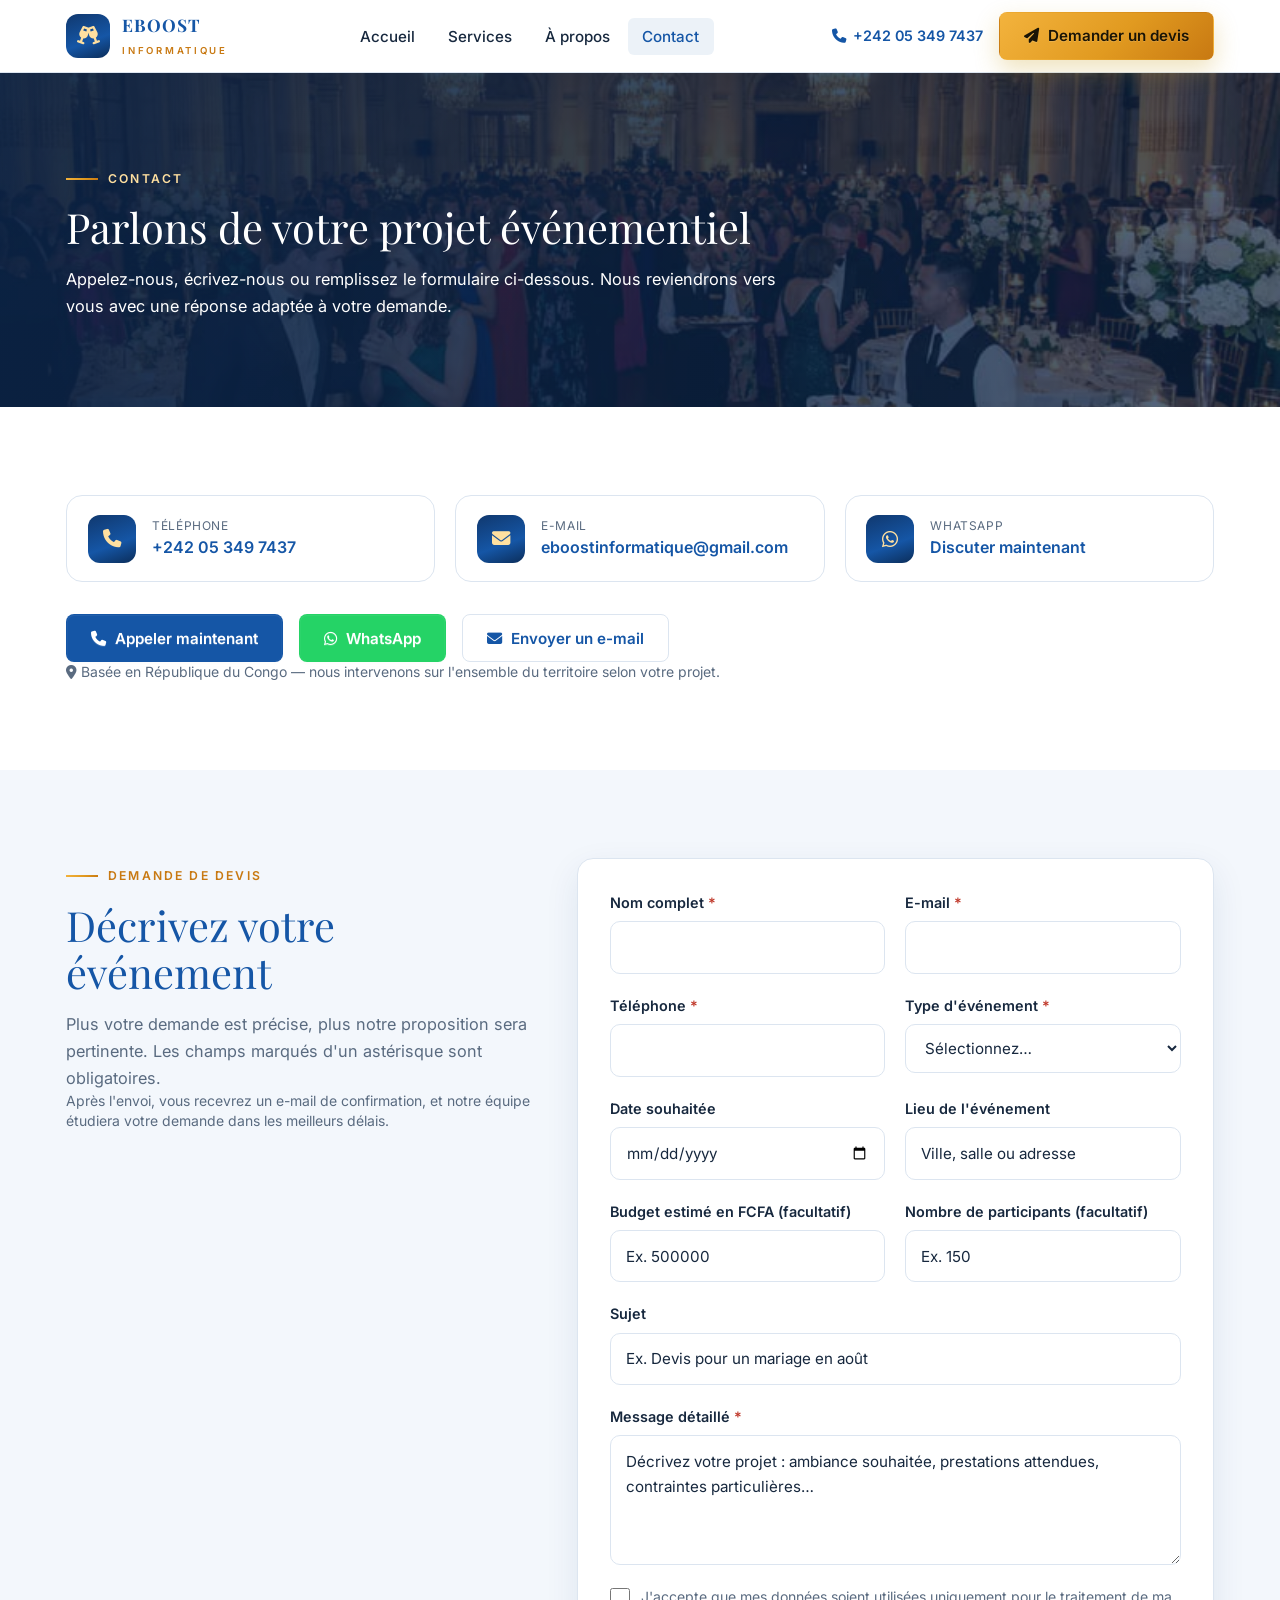
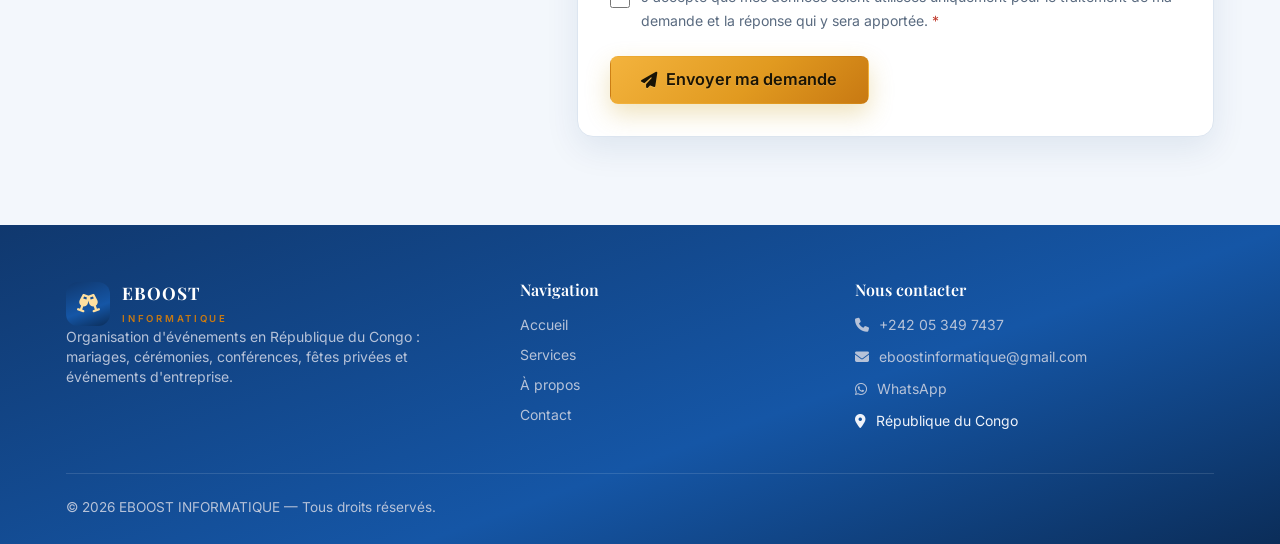
<file: contact.html>
<!-- Explain: Contact page with information and form. -->

<!DOCTYPE html>
<html lang="fr">

<meta http-equiv="content-type" content="text/html;charset=UTF-8" />
<head><script>window.isManagment = "1";</script><base href=""><script>window.IsManagment = "1";window.APP_PROJECT_ID = "c3390dc3084cf55ff1aa9d13dd3f1e20";window.__CDN_BASE_URL__ = "index.html\/\/cdn-cms-s-8-4.f-static.net\/manager\/ai_app_builder\/v3\/assets\/";window.APP_CURRENCIES = {"isActive":false,"currencies":{"USD":{"code":"USD","label":"United States Dollar","symbol":"\u0026#36;","symbolFirst":true,"rate":1,"isDefault":true}}};window.APP_TAX = {"productsTax":"","regions":[{"id":384657976,"regionName":"Rest of the World","countries":{"REST_WORLD":{}},"tax":{"option":"differentTax","differentTax":{"REST_WORLD":0},"basedOn":"shippingAddress","taxCalAfterShipping":false}}],"countryOptions":[{"code":"REST_WORLD","name":"REST_WORLD","states":[],"requiresState":false}]};window.APP_BUILDER_BASE_PATH = "\/manager\/ai_app_builder\/v3";window.APP_BUILDER_REALTIME_ENABLED = true;</script><link rel="stylesheet" href="../cdn-cms-s-8-4.f-static.net/versions/2/system_mini/css/minimize_appBuilder_v30594.css?v=vc1794236070" type="text/css" crossorigin="anonymous"><link rel="dns-prefetch" href="https://images.cdn-files-a.com/">
<!-- Regular Meta Info -->
<title>Contact — Demander un devis événementiel</title>
<meta name="description" content="Contactez EBOOST INFORMATIQUE : +242 05 349 7437 ou eboostinformatique@gmail.com. Décrivez votre événement et recevez une proposition personnalisée.">
<meta name="keywords" content="demande de devis événementiel">
<link rel="canonical" href="contact.html"/>
<!-- Favicon -->
<link rel="shortcut icon" href="../images.cdn-files-a.com/admin/InterfaceStatisFiles/allOther/ads/site123/brand_kit_2026/SITE123-Logo-2026/web/icon-5125ce5.png?aspect_ratio=1:1&amp;width=48&amp;format=png" type="image/x-icon">
<link rel="icon" href="../images.cdn-files-a.com/admin/InterfaceStatisFiles/allOther/ads/site123/brand_kit_2026/SITE123-Logo-2026/web/icon-5125ce5.png?aspect_ratio=1:1&amp;width=48&amp;format=png" type="image/x-icon">
<!-- Facebook Meta Info -->
<meta property="og:url" content="contact.html">
<meta property="og:image" content="">
<meta property="og:description" content="Contactez EBOOST INFORMATIQUE : +242 05 349 7437 ou eboostinformatique@gmail.com. Décrivez votre événement et recevez une proposition personnalisée.">
<meta property="og:title" content="Contact — Demander un devis événementiel">
<meta property="og:site_name" content="Contact — Demander un devis événementiel">
<meta property="og:see_also" content="index.html">
<!-- Google+ Meta Info -->
<meta itemprop="name" content="Contact — Demander un devis événementiel">
<meta itemprop="description" content="Contactez EBOOST INFORMATIQUE : +242 05 349 7437 ou eboostinformatique@gmail.com. Décrivez votre événement et recevez une proposition personnalisée.">
<meta itemprop="image" content="">
<!-- Twitter Meta Info -->
<meta name="twitter:card" content="summary">
<meta name="twitter:url" content="contact.html">
<meta name="twitter:title" content="Contact — Demander un devis événementiel">
<meta name="twitter:description" content="Contactez EBOOST INFORMATIQUE : +242 05 349 7437 ou eboostinformatique@gmail.com. Décrivez votre événement et recevez une proposition personnalisée.">
<meta name="twitter:image" content="">

    <!-- Explain: Shared head content with fonts, Tailwind, daisyUI, and app CSS. -->
<meta charset="UTF-8">
<meta name="viewport" content="width=device-width, initial-scale=1.0">

<link rel="stylesheet" href="../cdn-cms-s-8-4.f-static.net/manager/ai_app_builder/v3/assets/minimize_css/contact184c.css?t=css_y254_67208507&amp;w=12620055">

<link rel="preconnect" href="https://fonts.googleapis.com/">
<link rel="preconnect" href="https://fonts.gstatic.com/" crossorigin>
<link href="https://fonts.googleapis.com/css2?family=Playfair+Display:wght@500;600;700&amp;family=Inter:wght@400;500;600;700&amp;display=swap" rel="stylesheet">
<link rel="stylesheet" href="../cdn-cms-s-8-4.f-static.net/manager/ai_app_builder/v3/assets/css/theme184c.css?t=css_y254_67208507&amp;w=12620055">
<link rel="stylesheet" href="../cdn-cms-s-8-4.f-static.net/manager/ai_app_builder/v3/assets/css/main184c.css?t=css_y254_67208507&amp;w=12620055">
<link rel="stylesheet" href="../cdn-cms-s-8-4.f-static.net/manager/ai_app_builder/v3/assets/css/components184c.css?t=css_y254_67208507&amp;w=12620055">
<link rel="stylesheet" href="../cdn-cms-s-8-4.f-static.net/manager/ai_app_builder/v3/assets/css/layout184c.css?t=css_y254_67208507&amp;w=12620055"></head>
<body class="min-h-screen" style="font-family: var(--font-body); background: var(--background-color); color: var(--text-color);">
    <!-- Explain: Shared site header, now includes a mobile menu toggle and navigation links. -->
<header class="site-header">
    <div class="container-x">
        <nav class="flex items-center justify-between gap-4 py-3" aria-label="Navigation principale">
            <a href="index.html" class="flex items-center gap-3 no-underline" aria-label="EBOOST INFORMATIQUE — Accueil">
                <span class="brand-mark"><i class="fa-solid fa-champagne-glasses" aria-hidden="true"></i></span>
                <span>
                    <span class="brand-name">EBOOST</span>
                    <span class="brand-sub">INFORMATIQUE</span>
                </span>
            </a>

            <ul class="hidden lg:flex items-center gap-1 list-none m-0 p-0">
                <li><a href="index.html" class="nav-link" data-nav="index.html">Accueil</a></li>
                <li><a href="services.html" class="nav-link" data-nav="services.html">Services</a></li>
                <li><a href="a-propos.html" class="nav-link" data-nav="a-propos.html">À propos</a></li>
                <li><a href="contact.html" class="nav-link" data-nav="contact.html">Contact</a></li>
            </ul>

            <div class="hidden lg:flex items-center gap-4">
                <a href="tel:+242053497437" class="header-phone">
                    <i class="fa-solid fa-phone" aria-hidden="true"></i> +242 05 349 7437
                </a>
                <button type="button" class="btn btn-gold" data-devis-open>
                    <i class="fa-solid fa-paper-plane" aria-hidden="true"></i> Demander un devis
                </button>
            </div>

            <button type="button" id="menuToggle" class="menu-toggle lg:hidden" aria-label="Ouvrir le menu" aria-expanded="false" aria-controls="mobileMenu">
                <i class="fa-solid fa-bars" aria-hidden="true"></i>
            </button>
        </nav>
    </div>

    <div id="mobileMenu" class="mobile-menu lg:hidden">
        <nav aria-label="Navigation mobile">
            <a href="index.html" class="mobile-link" data-nav="index.html">Accueil</a>
            <a href="services.html" class="mobile-link" data-nav="services.html">Services</a>
            <a href="a-propos.html" class="mobile-link" data-nav="a-propos.html">À propos</a>
            <a href="contact.html" class="mobile-link" data-nav="contact.html">Contact</a>
            <div class="p-4 flex flex-col gap-3">
                <a href="tel:+242053497437" class="btn btn-outline w-full">
                    <i class="fa-solid fa-phone" aria-hidden="true"></i> Appeler
                </a>
                <a href="https://wa.me/242053497437" target="_blank" rel="noopener" class="btn btn-whatsapp w-full">
                    <i class="fa-brands fa-whatsapp" aria-hidden="true"></i> WhatsApp
                </a>
                <button type="button" class="btn btn-gold w-full" data-devis-open>
                    <i class="fa-solid fa-paper-plane" aria-hidden="true"></i> Demander un devis
                </button>
            </div>
        </nav>
    </div>
</header>    <main id="top">
        <!-- Explain: Contact page introduction section. -->
<section class="section section-alt">
    <div class="container-x">
        <div class="reveal" style="max-width: 46rem;">
            <p class="eyebrow">Contact</p>
            <h1 class="section-title">Parlons de votre projet événementiel</h1>
            <p class="section-sub">Appelez-nous, écrivez-nous ou remplissez le formulaire ci-dessous. Nous reviendrons vers vous avec une réponse adaptée à votre demande.</p>
        </div>
    </div>
</section>        <!-- Explain: Contact page section with contact details and links. -->
<section class="section">
    <div class="container-x">
        <div class="grid gap-5 sm:grid-cols-2 lg:grid-cols-3">
            <a href="tel:+242053497437" class="contact-tile reveal">
                <span class="ct-icon"><i class="fa-solid fa-phone" aria-hidden="true"></i></span>
                <span>
                    <span class="block text-xs uppercase tracking-wider" style="color: var(--text-muted);">Téléphone</span>
                    <span class="block font-semibold text-[var(--primary-color)]">+242 05 349 7437</span>
                </span>
            </a>
            <a href="mailto:eboostinformatique@gmail.com" class="contact-tile reveal">
                <span class="ct-icon"><i class="fa-solid fa-envelope" aria-hidden="true"></i></span>
                <span>
                    <span class="block text-xs uppercase tracking-wider" style="color: var(--text-muted);">E-mail</span>
                    <span class="block font-semibold text-[var(--primary-color)] break-all">eboostinformatique@gmail.com</span>
                </span>
            </a>
            <a href="https://wa.me/242053497437" target="_blank" rel="noopener" class="contact-tile reveal">
                <span class="ct-icon"><i class="fa-brands fa-whatsapp" aria-hidden="true"></i></span>
                <span>
                    <span class="block text-xs uppercase tracking-wider" style="color: var(--text-muted);">WhatsApp</span>
                    <span class="block font-semibold text-[var(--primary-color)]">Discuter maintenant</span>
                </span>
            </a>
        </div>

        <div class="flex flex-wrap gap-4 mt-8 reveal">
            <a href="tel:+242053497437" class="btn btn-navy">
                <i class="fa-solid fa-phone" aria-hidden="true"></i> Appeler maintenant
            </a>
            <a href="https://wa.me/242053497437" target="_blank" rel="noopener" class="btn btn-whatsapp">
                <i class="fa-brands fa-whatsapp" aria-hidden="true"></i> WhatsApp
            </a>
            <a href="mailto:eboostinformatique@gmail.com" class="btn btn-outline">
                <i class="fa-solid fa-envelope" aria-hidden="true"></i> Envoyer un e-mail
            </a>
        </div>

        <p class="mt-6 text-sm reveal" style="color: var(--text-muted);">
            <i class="fa-solid fa-location-dot" aria-hidden="true"></i> Basée en République du Congo — nous intervenons sur l'ensemble du territoire selon votre projet.
        </p>
    </div>
</section>        <!-- Explain: Contact page section with the quote request form. -->
<section class="section section-alt" id="formulaire">
    <div class="container-x">
        <div class="grid gap-10 lg:grid-cols-[0.85fr_1.15fr] items-start">
            <div class="reveal">
                <p class="eyebrow">Demande de devis</p>
                <h2 class="section-title">Décrivez votre événement</h2>
                <p class="section-sub">Plus votre demande est précise, plus notre proposition sera pertinente. Les champs marqués d'un astérisque sont obligatoires.</p>
                <p class="mt-4 text-sm" style="color: var(--text-muted);">Après l'envoi, vous recevrez un e-mail de confirmation, et notre équipe étudiera votre demande dans les meilleurs délais.</p>
            </div>

            <div class="reveal">
                <div id="contactError" class="alert alert-error mb-5" role="alert">
                    <i class="fa-solid fa-triangle-exclamation" aria-hidden="true"></i>
                    Une erreur temporaire est survenue. Vos informations sont conservées : vous pouvez réessayer dans quelques instants.
                </div>

                <div id="contactSuccess" class="alert alert-success mb-5" role="alert">
                    <strong class="block"><i class="fa-solid fa-circle-check" aria-hidden="true"></i> Demande envoyée</strong>
                    <span class="block mt-2">Merci ! Votre demande a bien été enregistrée. Un e-mail de confirmation vient de vous être adressé. Notre équipe vous recontactera prochainement.</span>
                    <button type="button" id="contactReset" class="btn btn-outline mt-4">Envoyer une nouvelle demande</button>
                </div>

                <form id="contactForm" novalidate style="background:#ffffff; border:1px solid var(--border-color); border-radius: var(--radius); padding: clamp(1.25rem, 3vw, 2rem); box-shadow: var(--shadow-soft);">
                    <div class="grid gap-5 sm:grid-cols-2">
                        <div class="field" data-field="name">
                            <label for="cf_name">Nom complet <span class="req">*</span></label>
                            <input type="text" id="cf_name" name="name" autocomplete="name" required>
                            <span class="field-error">Veuillez indiquer votre nom complet.</span>
                        </div>

                        <div class="field" data-field="email">
                            <label for="cf_email">E-mail <span class="req">*</span></label>
                            <input type="email" id="cf_email" name="email" autocomplete="email" required>
                            <span class="field-error">Adresse e-mail invalide.</span>
                        </div>

                        <div class="field" data-field="phone">
                            <label for="cf_phone">Téléphone <span class="req">*</span></label>
                            <input type="tel" id="cf_phone" name="phone" autocomplete="tel" required>
                            <span class="field-error">Veuillez indiquer votre téléphone.</span>
                        </div>

                        <div class="field" data-field="type">
                            <label for="cf_type">Type d'événement <span class="req">*</span></label>
                            <select id="cf_type" name="type" required>
                                <option value="">Sélectionnez…</option>
                                <option value="Mariages">Mariages</option>
                                <option value="Anniversaires">Anniversaires</option>
                                <option value="Cérémonies et réceptions">Cérémonies et réceptions</option>
                                <option value="Conférences et séminaires">Conférences et séminaires</option>
                                <option value="Événements professionnels et d'entreprise">Événements professionnels et d'entreprise</option>
                                <option value="Décoration et aménagement">Décoration et aménagement</option>
                                <option value="Fêtes privées">Fêtes privées</option>
                                <option value="Accompagnement et coordination">Accompagnement et coordination</option>
                                <option value="Autre">Autre</option>
                            </select>
                            <span class="field-error">Veuillez choisir un type d'événement.</span>
                        </div>

                        <div class="field" data-field="date">
                            <label for="cf_date">Date souhaitée</label>
                            <input type="date" id="cf_date" name="date">
                        </div>

                        <div class="field" data-field="place">
                            <label for="cf_place">Lieu de l'événement</label>
                            <input type="text" id="cf_place" name="place" placeholder="Ville, salle ou adresse">
                        </div>

                        <div class="field" data-field="budget">
                            <label for="cf_budget">Budget estimé en FCFA (facultatif)</label>
                            <input type="number" id="cf_budget" name="budget" min="0" step="1000" inputmode="numeric" placeholder="Ex. 500000">
                        </div>

                        <div class="field" data-field="participants">
                            <label for="cf_participants">Nombre de participants (facultatif)</label>
                            <input type="number" id="cf_participants" name="participants" min="0" step="1" inputmode="numeric" placeholder="Ex. 150">
                        </div>

                        <div class="field sm:col-span-2" data-field="subject">
                            <label for="cf_subject">Sujet</label>
                            <input type="text" id="cf_subject" name="subject" placeholder="Ex. Devis pour un mariage en août">
                        </div>

                        <div class="field sm:col-span-2" data-field="message">
                            <label for="cf_message">Message détaillé <span class="req">*</span></label>
                            <textarea id="cf_message" name="message" required placeholder="Décrivez votre projet : ambiance souhaitée, prestations attendues, contraintes particulières…"></textarea>
                            <span class="field-error">Merci de décrire votre projet.</span>
                        </div>

                        <div class="field sm:col-span-2" data-field="consent">
                            <div class="consent-row">
                                <input type="checkbox" id="cf_consent" name="consent" required>
                                <label for="cf_consent">J'accepte que mes données soient utilisées uniquement pour le traitement de ma demande et la réponse qui y sera apportée. <span class="req">*</span></label>
                            </div>
                            <span class="field-error">Votre consentement est nécessaire pour envoyer votre demande.</span>
                        </div>
                    </div>

                    <div class="mt-6">
                        <button type="submit" id="contactSubmit" class="btn btn-gold btn-lg w-full sm:w-auto">
                            <i class="fa-solid fa-paper-plane" aria-hidden="true"></i> Envoyer ma demande
                        </button>
                    </div>
                </form>
            </div>
        </div>
    </div>
</section>    </main>
    <!-- Explain: Shared site footer, including a WhatsApp devis form modal and associated logic. -->
<footer class="site-footer">
    <div class="container-x">
        <div class="footer-grid">
            <div>
                <div class="flex items-center gap-3">
                    <span class="brand-mark"><i class="fa-solid fa-champagne-glasses" aria-hidden="true"></i></span>
                    <span>
                        <span class="brand-name text-white!">EBOOST</span>
                        <span class="brand-sub">INFORMATIQUE</span>
                    </span>
                </div>
                <p class="mt-4 text-sm" style="color: var(--text-on-dark-muted);">
                    Organisation d'événements en République du Congo : mariages, cérémonies, conférences, fêtes privées et événements d'entreprise.
                </p>
            </div>

            <div>
                <h2 class="text-base font-semibold text-white!">Navigation</h2>
                <ul class="mt-4 list-none p-0 m-0 flex flex-col gap-2.5 text-sm">
                    <li><a href="index.html">Accueil</a></li>
                    <li><a href="services.html">Services</a></li>
                    <li><a href="a-propos.html">À propos</a></li>
                    <li><a href="contact.html">Contact</a></li>
                </ul>
            </div>

            <div>
                <h2 class="text-base font-semibold text-white!">Nous contacter</h2>
                <ul class="mt-4 list-none p-0 m-0 flex flex-col gap-3 text-sm">
                    <li>
                        <a href="tel:+242053497437" class="inline-flex items-center gap-2.5">
                            <i class="fa-solid fa-phone" aria-hidden="true"></i> +242 05 349 7437
                        </a>
                    </li>
                    <li>
                        <a href="mailto:eboostinformatique@gmail.com" class="inline-flex items-center gap-2.5 break-all">
                            <i class="fa-solid fa-envelope" aria-hidden="true"></i> eboostinformatique@gmail.com
                        </a>
                    </li>
                    <li>
                        <a href="https://wa.me/242053497437" target="_blank" rel="noopener" class="inline-flex items-center gap-2.5">
                            <i class="fa-brands fa-whatsapp" aria-hidden="true"></i> WhatsApp
                        </a>
                    </li>
                    <li class="inline-flex items-center gap-2.5">
                        <i class="fa-solid fa-location-dot" aria-hidden="true"></i> République du Congo
                    </li>
                </ul>
            </div>
        </div>

        <div class="footer-bottom">
            &copy; <span id="year">2026</span> EBOOST INFORMATIQUE — Tous droits réservés.
        </div>
    </div>
</footer>


<div class="devis-modal" id="devisModal" role="dialog" aria-modal="true" aria-labelledby="devisTitle" aria-hidden="true">
    <div class="devis-panel">
        <button type="button" class="devis-close" id="devisClose" aria-label="Fermer le formulaire de devis">
            <i class="fa-solid fa-xmark" aria-hidden="true"></i>
        </button>

        <div id="devisError" class="alert alert-error mb-4" role="alert">
            <i class="fa-solid fa-triangle-exclamation" aria-hidden="true"></i>
            Une erreur est survenue. Merci de vérifier les informations saisies, puis de réessayer dans quelques instants.
        </div>

        <div id="devisSuccess" class="alert alert-success" role="alert">
            <strong class="block"><i class="fa-solid fa-circle-check" aria-hidden="true"></i> Demande envoyée</strong>
            <span class="block mt-2">Merci ! Votre demande de devis a bien été enregistrée et transmise à EBOOST INFORMATIQUE. Un e-mail de confirmation vient de vous être adressé. Notre équipe vous recontactera prochainement.</span>
            <button type="button" class="btn btn-gold mt-4" id="devisRestart">Rédiger une nouvelle demande</button>
        </div>

        <div id="devisFormWrap">
            <p class="eyebrow">Demande de devis</p>
            <h2 id="devisTitle" class="section-title">Préparons votre demande</h2>
            <p class="section-sub text-sm">Renseignez ces quelques informations : votre demande sera transmise directement à EBOOST INFORMATIQUE et vous recevrez un e-mail de confirmation.</p>

            <form id="devisForm" novalidate class="mt-6 flex flex-col gap-4">
                <div class="field" data-dfield="name">
                    <label for="devisName">Nom complet <span class="req">*</span></label>
                    <input type="text" id="devisName" name="name" autocomplete="name" required>
                    <span class="field-error">Veuillez indiquer votre nom complet.</span>
                </div>

                <div class="grid gap-4 sm:grid-cols-2">
                    <div class="field" data-dfield="phone">
                        <label for="devisPhone">Numéro WhatsApp <span class="req">*</span></label>
                        <input type="tel" id="devisPhone" name="phone" inputmode="tel" autocomplete="tel" placeholder="+242 …" required>
                        <span class="field-error">Veuillez indiquer votre numéro WhatsApp.</span>
                    </div>
                    <div class="field" data-dfield="email">
                        <label for="devisEmail">E-mail <span class="req">*</span></label>
                        <input type="email" id="devisEmail" name="email" autocomplete="email" required>
                        <span class="field-error">Adresse e-mail invalide.</span>
                    </div>
                </div>

                <div class="field" data-dfield="service">
                    <label for="devisService">Service concerné <span class="req">*</span></label>
                    <select id="devisService" name="service" required>
                        <option value="">Sélectionnez un service…</option>
                                                <option value="Mariages">Mariages</option>
                                                <option value="Anniversaires">Anniversaires</option>
                                                <option value="Cérémonies et réceptions">Cérémonies et réceptions</option>
                                                <option value="Conférences et séminaires">Conférences et séminaires</option>
                                                <option value="Événements professionnels et d&#039;entreprise">Événements professionnels et d&#039;entreprise</option>
                                                <option value="Décoration et aménagement">Décoration et aménagement</option>
                                                <option value="Fêtes privées">Fêtes privées</option>
                                                <option value="Accompagnement et coordination">Accompagnement et coordination</option>
                                                <option value="Autre">Autre</option>
                    </select>
                    <span class="field-error">Veuillez choisir un service.</span>
                </div>

                <div class="field" data-dfield="message">
                    <label for="devisMessage">Votre message <span class="req">*</span></label>
                    <textarea id="devisMessage" name="message" required placeholder="Décrivez votre événement : date, lieu, nombre d'invités, ambiance souhaitée…"></textarea>
                    <span class="field-error">Merci d'écrire votre message.</span>
                </div>

                <button type="submit" id="devisSubmit" class="btn btn-gold btn-lg w-full">
                    <i class="fa-solid fa-paper-plane" aria-hidden="true"></i> Envoyer ma demande
                </button>
                <p class="text-xs" style="color: var(--text-muted);">
                    Votre demande est transmise à EBOOST INFORMATIQUE. Vous recevrez un e-mail de confirmation, puis notre équipe vous recontactera prochainement.
                </p>
            </form>
        </div>
    </div>
</div>
<script src="../cdn-cms-s-8-4.f-static.net/manager/ai_app_builder/v3/assets/js/app184c.js?t=css_y254_67208507&amp;w=12620055"></script>
    <script src="../cdn-cms-s-8-4.f-static.net/manager/ai_app_builder/v3/assets/js/contact184c.js?t=css_y254_67208507&amp;w=12620055"></script>
<script>var packageNUM=1;</script>

<script src="../cdn-cms-s-8-4.f-static.net/manager/translation_JS/website_jsTranslations4236.js?l=fr&amp;a=1&amp;v=vc1794236070" crossorigin="anonymous"></script><script>var siteRefTxt="0Nki\/zEIi3zYAwRowcN4EUgrd1VTd0Uza3ZvSHZjQVpkcU5yNEE9PQ==";</script><script src="../cdn-cms-s-8-4.f-static.net/versions/2/system_mini/js/minimize_appBuilder_scripts_v30594.js?v=vc1794236070" crossorigin="anonymous"></script><script src="../cdn-cms-s-8-4.f-static.net/versions/2/system_mini/js/minimize_appBuilderStatistics_scripts_v30594.js?v=vc1794236070" crossorigin="anonymous"></script></body>

</html>
</file>
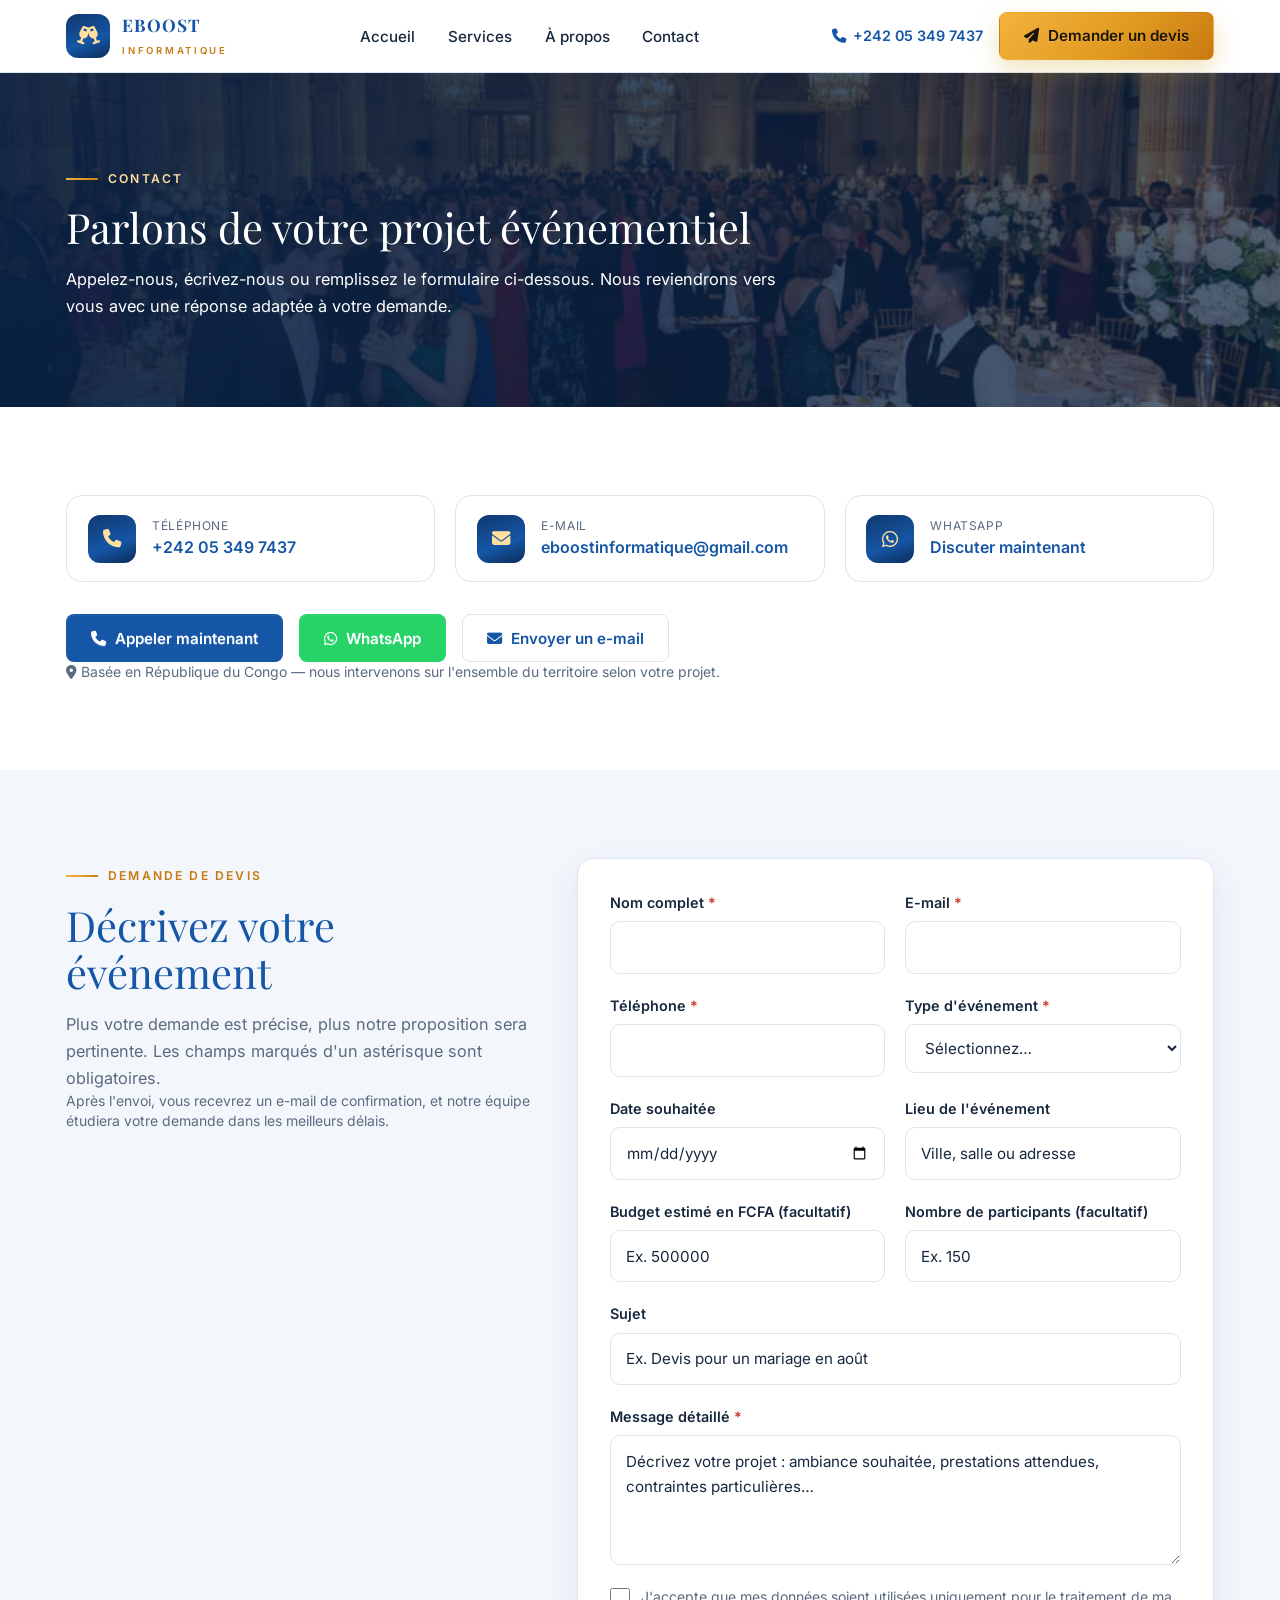
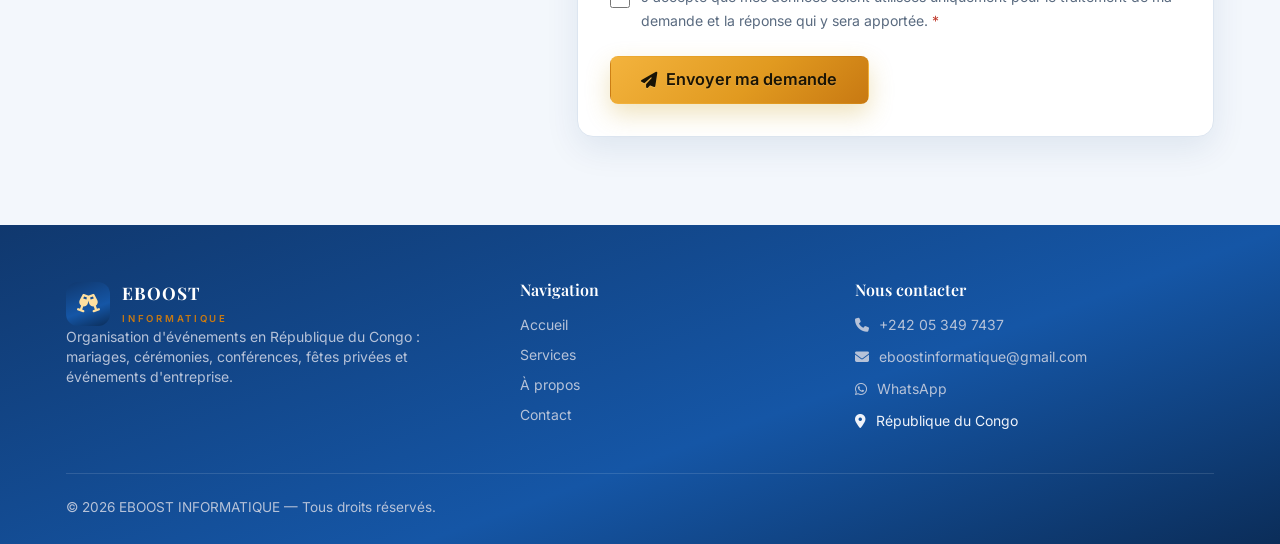
<file: contact1fe2.html>
<!DOCTYPE html>
<html lang="fr">
<meta http-equiv="content-type" content="text/html;charset=UTF-8" />
<head><script>window.isManagment = "1";</script><base href=""><script>window.IsManagment = "1";window.APP_PROJECT_ID = "c3390dc3084cf55ff1aa9d13dd3f1e20";window.__CDN_BASE_URL__ = "index.html\/\/cdn-cms-s-8-4.f-static.net\/manager\/ai_app_builder\/v3\/assets\/";window.APP_CURRENCIES = {"isActive":false,"currencies":{"USD":{"code":"USD","label":"United States Dollar","symbol":"\u0026#36;","symbolFirst":true,"rate":1,"isDefault":true}}};window.APP_TAX = {"productsTax":"","regions":[{"id":384657976,"regionName":"Rest of the World","countries":{"REST_WORLD":{}},"tax":{"option":"differentTax","differentTax":{"REST_WORLD":0},"basedOn":"shippingAddress","taxCalAfterShipping":false}}],"countryOptions":[{"code":"REST_WORLD","name":"REST_WORLD","states":[],"requiresState":false}]};window.APP_BUILDER_BASE_PATH = "\/manager\/ai_app_builder\/v3";window.APP_BUILDER_REALTIME_ENABLED = true;</script><link rel="stylesheet" href="../cdn-cms-s-8-4.f-static.net/versions/2/system_mini/css/minimize_appBuilder_v30594.css?v=vc1794236070" type="text/css" crossorigin="anonymous"><link rel="dns-prefetch" href="https://images.cdn-files-a.com/">
<!-- Regular Meta Info -->
<title>Contact — Demander un devis événementiel</title>
<meta name="description" content="Contactez EBOOST INFORMATIQUE : +242 05 349 7437 ou eboostinformatique@gmail.com. Décrivez votre événement et recevez une proposition personnalisée.">
<meta name="keywords" content="demande de devis événementiel">
<link rel="canonical" href="contact.html"/>
<!-- Favicon -->
<link rel="shortcut icon" href="../images.cdn-files-a.com/admin/InterfaceStatisFiles/allOther/ads/site123/brand_kit_2026/SITE123-Logo-2026/web/icon-5125ce5.png?aspect_ratio=1:1&amp;width=48&amp;format=png" type="image/x-icon">
<link rel="icon" href="../images.cdn-files-a.com/admin/InterfaceStatisFiles/allOther/ads/site123/brand_kit_2026/SITE123-Logo-2026/web/icon-5125ce5.png?aspect_ratio=1:1&amp;width=48&amp;format=png" type="image/x-icon">
<!-- Facebook Meta Info -->
<meta property="og:url" content="contact.html">
<meta property="og:image" content="">
<meta property="og:description" content="Contactez EBOOST INFORMATIQUE : +242 05 349 7437 ou eboostinformatique@gmail.com. Décrivez votre événement et recevez une proposition personnalisée.">
<meta property="og:title" content="Contact — Demander un devis événementiel">
<meta property="og:site_name" content="Contact — Demander un devis événementiel">
<meta property="og:see_also" content="index.html">
<!-- Google+ Meta Info -->
<meta itemprop="name" content="Contact — Demander un devis événementiel">
<meta itemprop="description" content="Contactez EBOOST INFORMATIQUE : +242 05 349 7437 ou eboostinformatique@gmail.com. Décrivez votre événement et recevez une proposition personnalisée.">
<meta itemprop="image" content="">
<!-- Twitter Meta Info -->
<meta name="twitter:card" content="summary">
<meta name="twitter:url" content="contact.html">
<meta name="twitter:title" content="Contact — Demander un devis événementiel">
<meta name="twitter:description" content="Contactez EBOOST INFORMATIQUE : +242 05 349 7437 ou eboostinformatique@gmail.com. Décrivez votre événement et recevez une proposition personnalisée.">
<meta name="twitter:image" content="">

    <!-- Explain: Shared head content with fonts, Tailwind, daisyUI, and app CSS. -->
<meta charset="UTF-8">
<meta name="viewport" content="width=device-width, initial-scale=1.0">

<link rel="stylesheet" href="../cdn-cms-s-8-4.f-static.net/manager/ai_app_builder/v3/assets/minimize_css/contact184c.css?t=css_y254_67208507&amp;w=12620055">

<link rel="preconnect" href="https://fonts.googleapis.com/">
<link rel="preconnect" href="https://fonts.gstatic.com/" crossorigin>
<link href="https://fonts.googleapis.com/css2?family=Playfair+Display:wght@500;600;700&amp;family=Inter:wght@400;500;600;700&amp;display=swap" rel="stylesheet">
<link rel="stylesheet" href="../cdn-cms-s-8-4.f-static.net/manager/ai_app_builder/v3/assets/css/theme184c.css?t=css_y254_67208507&amp;w=12620055">
<link rel="stylesheet" href="../cdn-cms-s-8-4.f-static.net/manager/ai_app_builder/v3/assets/css/main184c.css?t=css_y254_67208507&amp;w=12620055">
<link rel="stylesheet" href="../cdn-cms-s-8-4.f-static.net/manager/ai_app_builder/v3/assets/css/components184c.css?t=css_y254_67208507&amp;w=12620055">
<link rel="stylesheet" href="../cdn-cms-s-8-4.f-static.net/manager/ai_app_builder/v3/assets/css/layout184c.css?t=css_y254_67208507&amp;w=12620055"></head>
<body class="min-h-screen" style="font-family: var(--font-body); background: var(--background-color); color: var(--text-color);">
    <!-- Explain: Shared site header, now includes a mobile menu toggle and navigation links. -->
<header class="site-header">
    <div class="container-x">
        <nav class="flex items-center justify-between gap-4 py-3" aria-label="Navigation principale">
            <a href="index.html" class="flex items-center gap-3 no-underline" aria-label="EBOOST INFORMATIQUE — Accueil">
                <span class="brand-mark"><i class="fa-solid fa-champagne-glasses" aria-hidden="true"></i></span>
                <span>
                    <span class="brand-name">EBOOST</span>
                    <span class="brand-sub">INFORMATIQUE</span>
                </span>
            </a>

            <ul class="hidden lg:flex items-center gap-1 list-none m-0 p-0">
                <li><a href="index.html" class="nav-link" data-nav="index.html">Accueil</a></li>
                <li><a href="services.html" class="nav-link" data-nav="services.html">Services</a></li>
                <li><a href="a-propos.html" class="nav-link" data-nav="a-propos.html">À propos</a></li>
                <li><a href="contact.html" class="nav-link" data-nav="contact.html">Contact</a></li>
            </ul>

            <div class="hidden lg:flex items-center gap-4">
                <a href="tel:+242053497437" class="header-phone">
                    <i class="fa-solid fa-phone" aria-hidden="true"></i> +242 05 349 7437
                </a>
                <button type="button" class="btn btn-gold" data-devis-open>
                    <i class="fa-solid fa-paper-plane" aria-hidden="true"></i> Demander un devis
                </button>
            </div>

            <button type="button" id="menuToggle" class="menu-toggle lg:hidden" aria-label="Ouvrir le menu" aria-expanded="false" aria-controls="mobileMenu">
                <i class="fa-solid fa-bars" aria-hidden="true"></i>
            </button>
        </nav>
    </div>

    <div id="mobileMenu" class="mobile-menu lg:hidden">
        <nav aria-label="Navigation mobile">
            <a href="index.html" class="mobile-link" data-nav="index.html">Accueil</a>
            <a href="services.html" class="mobile-link" data-nav="services.html">Services</a>
            <a href="a-propos.html" class="mobile-link" data-nav="a-propos.html">À propos</a>
            <a href="contact.html" class="mobile-link" data-nav="contact.html">Contact</a>
            <div class="p-4 flex flex-col gap-3">
                <a href="tel:+242053497437" class="btn btn-outline w-full">
                    <i class="fa-solid fa-phone" aria-hidden="true"></i> Appeler
                </a>
                <a href="https://wa.me/242053497437" target="_blank" rel="noopener" class="btn btn-whatsapp w-full">
                    <i class="fa-brands fa-whatsapp" aria-hidden="true"></i> WhatsApp
                </a>
                <button type="button" class="btn btn-gold w-full" data-devis-open>
                    <i class="fa-solid fa-paper-plane" aria-hidden="true"></i> Demander un devis
                </button>
            </div>
        </nav>
    </div>
</header>    <main id="top">
        <!-- Explain: Contact page introduction section. -->
<section class="section section-alt">
    <div class="container-x">
        <div class="reveal" style="max-width: 46rem;">
            <p class="eyebrow">Contact</p>
            <h1 class="section-title">Parlons de votre projet événementiel</h1>
            <p class="section-sub">Appelez-nous, écrivez-nous ou remplissez le formulaire ci-dessous. Nous reviendrons vers vous avec une réponse adaptée à votre demande.</p>
        </div>
    </div>
</section>        <!-- Explain: Contact page section with contact details and links. -->
<section class="section">
    <div class="container-x">
        <div class="grid gap-5 sm:grid-cols-2 lg:grid-cols-3">
            <a href="tel:+242053497437" class="contact-tile reveal">
                <span class="ct-icon"><i class="fa-solid fa-phone" aria-hidden="true"></i></span>
                <span>
                    <span class="block text-xs uppercase tracking-wider" style="color: var(--text-muted);">Téléphone</span>
                    <span class="block font-semibold text-[var(--primary-color)]">+242 05 349 7437</span>
                </span>
            </a>
            <a href="mailto:eboostinformatique@gmail.com" class="contact-tile reveal">
                <span class="ct-icon"><i class="fa-solid fa-envelope" aria-hidden="true"></i></span>
                <span>
                    <span class="block text-xs uppercase tracking-wider" style="color: var(--text-muted);">E-mail</span>
                    <span class="block font-semibold text-[var(--primary-color)] break-all">eboostinformatique@gmail.com</span>
                </span>
            </a>
            <a href="https://wa.me/242053497437" target="_blank" rel="noopener" class="contact-tile reveal">
                <span class="ct-icon"><i class="fa-brands fa-whatsapp" aria-hidden="true"></i></span>
                <span>
                    <span class="block text-xs uppercase tracking-wider" style="color: var(--text-muted);">WhatsApp</span>
                    <span class="block font-semibold text-[var(--primary-color)]">Discuter maintenant</span>
                </span>
            </a>
        </div>

        <div class="flex flex-wrap gap-4 mt-8 reveal">
            <a href="tel:+242053497437" class="btn btn-navy">
                <i class="fa-solid fa-phone" aria-hidden="true"></i> Appeler maintenant
            </a>
            <a href="https://wa.me/242053497437" target="_blank" rel="noopener" class="btn btn-whatsapp">
                <i class="fa-brands fa-whatsapp" aria-hidden="true"></i> WhatsApp
            </a>
            <a href="mailto:eboostinformatique@gmail.com" class="btn btn-outline">
                <i class="fa-solid fa-envelope" aria-hidden="true"></i> Envoyer un e-mail
            </a>
        </div>

        <p class="mt-6 text-sm reveal" style="color: var(--text-muted);">
            <i class="fa-solid fa-location-dot" aria-hidden="true"></i> Basée en République du Congo — nous intervenons sur l'ensemble du territoire selon votre projet.
        </p>
    </div>
</section>        <!-- Explain: Contact page section with the quote request form. -->
<section class="section section-alt" id="formulaire">
    <div class="container-x">
        <div class="grid gap-10 lg:grid-cols-[0.85fr_1.15fr] items-start">
            <div class="reveal">
                <p class="eyebrow">Demande de devis</p>
                <h2 class="section-title">Décrivez votre événement</h2>
                <p class="section-sub">Plus votre demande est précise, plus notre proposition sera pertinente. Les champs marqués d'un astérisque sont obligatoires.</p>
                <p class="mt-4 text-sm" style="color: var(--text-muted);">Après l'envoi, vous recevrez un e-mail de confirmation, et notre équipe étudiera votre demande dans les meilleurs délais.</p>
            </div>

            <div class="reveal">
                <div id="contactError" class="alert alert-error mb-5" role="alert">
                    <i class="fa-solid fa-triangle-exclamation" aria-hidden="true"></i>
                    Une erreur temporaire est survenue. Vos informations sont conservées : vous pouvez réessayer dans quelques instants.
                </div>

                <div id="contactSuccess" class="alert alert-success mb-5" role="alert">
                    <strong class="block"><i class="fa-solid fa-circle-check" aria-hidden="true"></i> Demande envoyée</strong>
                    <span class="block mt-2">Merci ! Votre demande a bien été enregistrée. Un e-mail de confirmation vient de vous être adressé. Notre équipe vous recontactera prochainement.</span>
                    <button type="button" id="contactReset" class="btn btn-outline mt-4">Envoyer une nouvelle demande</button>
                </div>

                <form id="contactForm" novalidate style="background:#ffffff; border:1px solid var(--border-color); border-radius: var(--radius); padding: clamp(1.25rem, 3vw, 2rem); box-shadow: var(--shadow-soft);">
                    <div class="grid gap-5 sm:grid-cols-2">
                        <div class="field" data-field="name">
                            <label for="cf_name">Nom complet <span class="req">*</span></label>
                            <input type="text" id="cf_name" name="name" autocomplete="name" required>
                            <span class="field-error">Veuillez indiquer votre nom complet.</span>
                        </div>

                        <div class="field" data-field="email">
                            <label for="cf_email">E-mail <span class="req">*</span></label>
                            <input type="email" id="cf_email" name="email" autocomplete="email" required>
                            <span class="field-error">Adresse e-mail invalide.</span>
                        </div>

                        <div class="field" data-field="phone">
                            <label for="cf_phone">Téléphone <span class="req">*</span></label>
                            <input type="tel" id="cf_phone" name="phone" autocomplete="tel" required>
                            <span class="field-error">Veuillez indiquer votre téléphone.</span>
                        </div>

                        <div class="field" data-field="type">
                            <label for="cf_type">Type d'événement <span class="req">*</span></label>
                            <select id="cf_type" name="type" required>
                                <option value="">Sélectionnez…</option>
                                <option value="Mariages">Mariages</option>
                                <option value="Anniversaires">Anniversaires</option>
                                <option value="Cérémonies et réceptions">Cérémonies et réceptions</option>
                                <option value="Conférences et séminaires">Conférences et séminaires</option>
                                <option value="Événements professionnels et d'entreprise">Événements professionnels et d'entreprise</option>
                                <option value="Décoration et aménagement">Décoration et aménagement</option>
                                <option value="Fêtes privées">Fêtes privées</option>
                                <option value="Accompagnement et coordination">Accompagnement et coordination</option>
                                <option value="Autre">Autre</option>
                            </select>
                            <span class="field-error">Veuillez choisir un type d'événement.</span>
                        </div>

                        <div class="field" data-field="date">
                            <label for="cf_date">Date souhaitée</label>
                            <input type="date" id="cf_date" name="date">
                        </div>

                        <div class="field" data-field="place">
                            <label for="cf_place">Lieu de l'événement</label>
                            <input type="text" id="cf_place" name="place" placeholder="Ville, salle ou adresse">
                        </div>

                        <div class="field" data-field="budget">
                            <label for="cf_budget">Budget estimé en FCFA (facultatif)</label>
                            <input type="number" id="cf_budget" name="budget" min="0" step="1000" inputmode="numeric" placeholder="Ex. 500000">
                        </div>

                        <div class="field" data-field="participants">
                            <label for="cf_participants">Nombre de participants (facultatif)</label>
                            <input type="number" id="cf_participants" name="participants" min="0" step="1" inputmode="numeric" placeholder="Ex. 150">
                        </div>

                        <div class="field sm:col-span-2" data-field="subject">
                            <label for="cf_subject">Sujet</label>
                            <input type="text" id="cf_subject" name="subject" placeholder="Ex. Devis pour un mariage en août">
                        </div>

                        <div class="field sm:col-span-2" data-field="message">
                            <label for="cf_message">Message détaillé <span class="req">*</span></label>
                            <textarea id="cf_message" name="message" required placeholder="Décrivez votre projet : ambiance souhaitée, prestations attendues, contraintes particulières…"></textarea>
                            <span class="field-error">Merci de décrire votre projet.</span>
                        </div>

                        <div class="field sm:col-span-2" data-field="consent">
                            <div class="consent-row">
                                <input type="checkbox" id="cf_consent" name="consent" required>
                                <label for="cf_consent">J'accepte que mes données soient utilisées uniquement pour le traitement de ma demande et la réponse qui y sera apportée. <span class="req">*</span></label>
                            </div>
                            <span class="field-error">Votre consentement est nécessaire pour envoyer votre demande.</span>
                        </div>
                    </div>

                    <div class="mt-6">
                        <button type="submit" id="contactSubmit" class="btn btn-gold btn-lg w-full sm:w-auto">
                            <i class="fa-solid fa-paper-plane" aria-hidden="true"></i> Envoyer ma demande
                        </button>
                    </div>
                </form>
            </div>
        </div>
    </div>
</section>    </main>
    <!-- Explain: Shared site footer, including a WhatsApp devis form modal and associated logic. -->
<footer class="site-footer">
    <div class="container-x">
        <div class="footer-grid">
            <div>
                <div class="flex items-center gap-3">
                    <span class="brand-mark"><i class="fa-solid fa-champagne-glasses" aria-hidden="true"></i></span>
                    <span>
                        <span class="brand-name text-white!">EBOOST</span>
                        <span class="brand-sub">INFORMATIQUE</span>
                    </span>
                </div>
                <p class="mt-4 text-sm" style="color: var(--text-on-dark-muted);">
                    Organisation d'événements en République du Congo : mariages, cérémonies, conférences, fêtes privées et événements d'entreprise.
                </p>
            </div>

            <div>
                <h2 class="text-base font-semibold text-white!">Navigation</h2>
                <ul class="mt-4 list-none p-0 m-0 flex flex-col gap-2.5 text-sm">
                    <li><a href="index.html">Accueil</a></li>
                    <li><a href="services.html">Services</a></li>
                    <li><a href="a-propos.html">À propos</a></li>
                    <li><a href="contact.html">Contact</a></li>
                </ul>
            </div>

            <div>
                <h2 class="text-base font-semibold text-white!">Nous contacter</h2>
                <ul class="mt-4 list-none p-0 m-0 flex flex-col gap-3 text-sm">
                    <li>
                        <a href="tel:+242053497437" class="inline-flex items-center gap-2.5">
                            <i class="fa-solid fa-phone" aria-hidden="true"></i> +242 05 349 7437
                        </a>
                    </li>
                    <li>
                        <a href="mailto:eboostinformatique@gmail.com" class="inline-flex items-center gap-2.5 break-all">
                            <i class="fa-solid fa-envelope" aria-hidden="true"></i> eboostinformatique@gmail.com
                        </a>
                    </li>
                    <li>
                        <a href="https://wa.me/242053497437" target="_blank" rel="noopener" class="inline-flex items-center gap-2.5">
                            <i class="fa-brands fa-whatsapp" aria-hidden="true"></i> WhatsApp
                        </a>
                    </li>
                    <li class="inline-flex items-center gap-2.5">
                        <i class="fa-solid fa-location-dot" aria-hidden="true"></i> République du Congo
                    </li>
                </ul>
            </div>
        </div>

        <div class="footer-bottom">
            &copy; <span id="year">2026</span> EBOOST INFORMATIQUE — Tous droits réservés.
        </div>
    </div>
</footer>


<div class="devis-modal" id="devisModal" role="dialog" aria-modal="true" aria-labelledby="devisTitle" aria-hidden="true">
    <div class="devis-panel">
        <button type="button" class="devis-close" id="devisClose" aria-label="Fermer le formulaire de devis">
            <i class="fa-solid fa-xmark" aria-hidden="true"></i>
        </button>

        <div id="devisError" class="alert alert-error mb-4" role="alert">
            <i class="fa-solid fa-triangle-exclamation" aria-hidden="true"></i>
            Une erreur est survenue. Merci de vérifier les informations saisies, puis de réessayer dans quelques instants.
        </div>

        <div id="devisSuccess" class="alert alert-success" role="alert">
            <strong class="block"><i class="fa-solid fa-circle-check" aria-hidden="true"></i> Demande envoyée</strong>
            <span class="block mt-2">Merci ! Votre demande de devis a bien été enregistrée et transmise à EBOOST INFORMATIQUE. Un e-mail de confirmation vient de vous être adressé. Notre équipe vous recontactera prochainement.</span>
            <button type="button" class="btn btn-gold mt-4" id="devisRestart">Rédiger une nouvelle demande</button>
        </div>

        <div id="devisFormWrap">
            <p class="eyebrow">Demande de devis</p>
            <h2 id="devisTitle" class="section-title">Préparons votre demande</h2>
            <p class="section-sub text-sm">Renseignez ces quelques informations : votre demande sera transmise directement à EBOOST INFORMATIQUE et vous recevrez un e-mail de confirmation.</p>

            <form id="devisForm" novalidate class="mt-6 flex flex-col gap-4">
                <div class="field" data-dfield="name">
                    <label for="devisName">Nom complet <span class="req">*</span></label>
                    <input type="text" id="devisName" name="name" autocomplete="name" required>
                    <span class="field-error">Veuillez indiquer votre nom complet.</span>
                </div>

                <div class="grid gap-4 sm:grid-cols-2">
                    <div class="field" data-dfield="phone">
                        <label for="devisPhone">Numéro WhatsApp <span class="req">*</span></label>
                        <input type="tel" id="devisPhone" name="phone" inputmode="tel" autocomplete="tel" placeholder="+242 …" required>
                        <span class="field-error">Veuillez indiquer votre numéro WhatsApp.</span>
                    </div>
                    <div class="field" data-dfield="email">
                        <label for="devisEmail">E-mail <span class="req">*</span></label>
                        <input type="email" id="devisEmail" name="email" autocomplete="email" required>
                        <span class="field-error">Adresse e-mail invalide.</span>
                    </div>
                </div>

                <div class="field" data-dfield="service">
                    <label for="devisService">Service concerné <span class="req">*</span></label>
                    <select id="devisService" name="service" required>
                        <option value="">Sélectionnez un service…</option>
                                                <option value="Mariages">Mariages</option>
                                                <option value="Anniversaires">Anniversaires</option>
                                                <option value="Cérémonies et réceptions">Cérémonies et réceptions</option>
                                                <option value="Conférences et séminaires">Conférences et séminaires</option>
                                                <option value="Événements professionnels et d&#039;entreprise">Événements professionnels et d&#039;entreprise</option>
                                                <option value="Décoration et aménagement">Décoration et aménagement</option>
                                                <option value="Fêtes privées">Fêtes privées</option>
                                                <option value="Accompagnement et coordination">Accompagnement et coordination</option>
                                                <option value="Autre">Autre</option>
                    </select>
                    <span class="field-error">Veuillez choisir un service.</span>
                </div>

                <div class="field" data-dfield="message">
                    <label for="devisMessage">Votre message <span class="req">*</span></label>
                    <textarea id="devisMessage" name="message" required placeholder="Décrivez votre événement : date, lieu, nombre d'invités, ambiance souhaitée…"></textarea>
                    <span class="field-error">Merci d'écrire votre message.</span>
                </div>

                <button type="submit" id="devisSubmit" class="btn btn-gold btn-lg w-full">
                    <i class="fa-solid fa-paper-plane" aria-hidden="true"></i> Envoyer ma demande
                </button>
                <p class="text-xs" style="color: var(--text-muted);">
                    Votre demande est transmise à EBOOST INFORMATIQUE. Vous recevrez un e-mail de confirmation, puis notre équipe vous recontactera prochainement.
                </p>
            </form>
        </div>
    </div>
</div>    <script src="../cdn-cms-s-8-4.f-static.net/manager/ai_app_builder/v3/assets/js/app184c.js?t=css_y254_67208507&amp;w=12620055"></script>
    <script src="../cdn-cms-s-8-4.f-static.net/manager/ai_app_builder/v3/assets/js/contact184c.js?t=css_y254_67208507&amp;w=12620055"></script>
<script>var packageNUM=1;</script>
<script src="../cdn-cms-s-8-4.f-static.net/manager/translation_JS/website_jsTranslations4236.js?l=fr&amp;a=1&amp;v=vc1794236070" crossorigin="anonymous"></script><script>var siteRefTxt="0Nki\/zEIi3zYAwRowcN4EUgrd1VTd0Uza3ZvSHZjQVpkcU5yNEE9PQ==";</script><script src="../cdn-cms-s-8-4.f-static.net/versions/2/system_mini/js/minimize_appBuilder_scripts_v30594.js?v=vc1794236070" crossorigin="anonymous"></script><script src="../cdn-cms-s-8-4.f-static.net/versions/2/system_mini/js/minimize_appBuilderStatistics_scripts_v30594.js?v=vc1794236070" crossorigin="anonymous"></script></body>

</html>
</file>
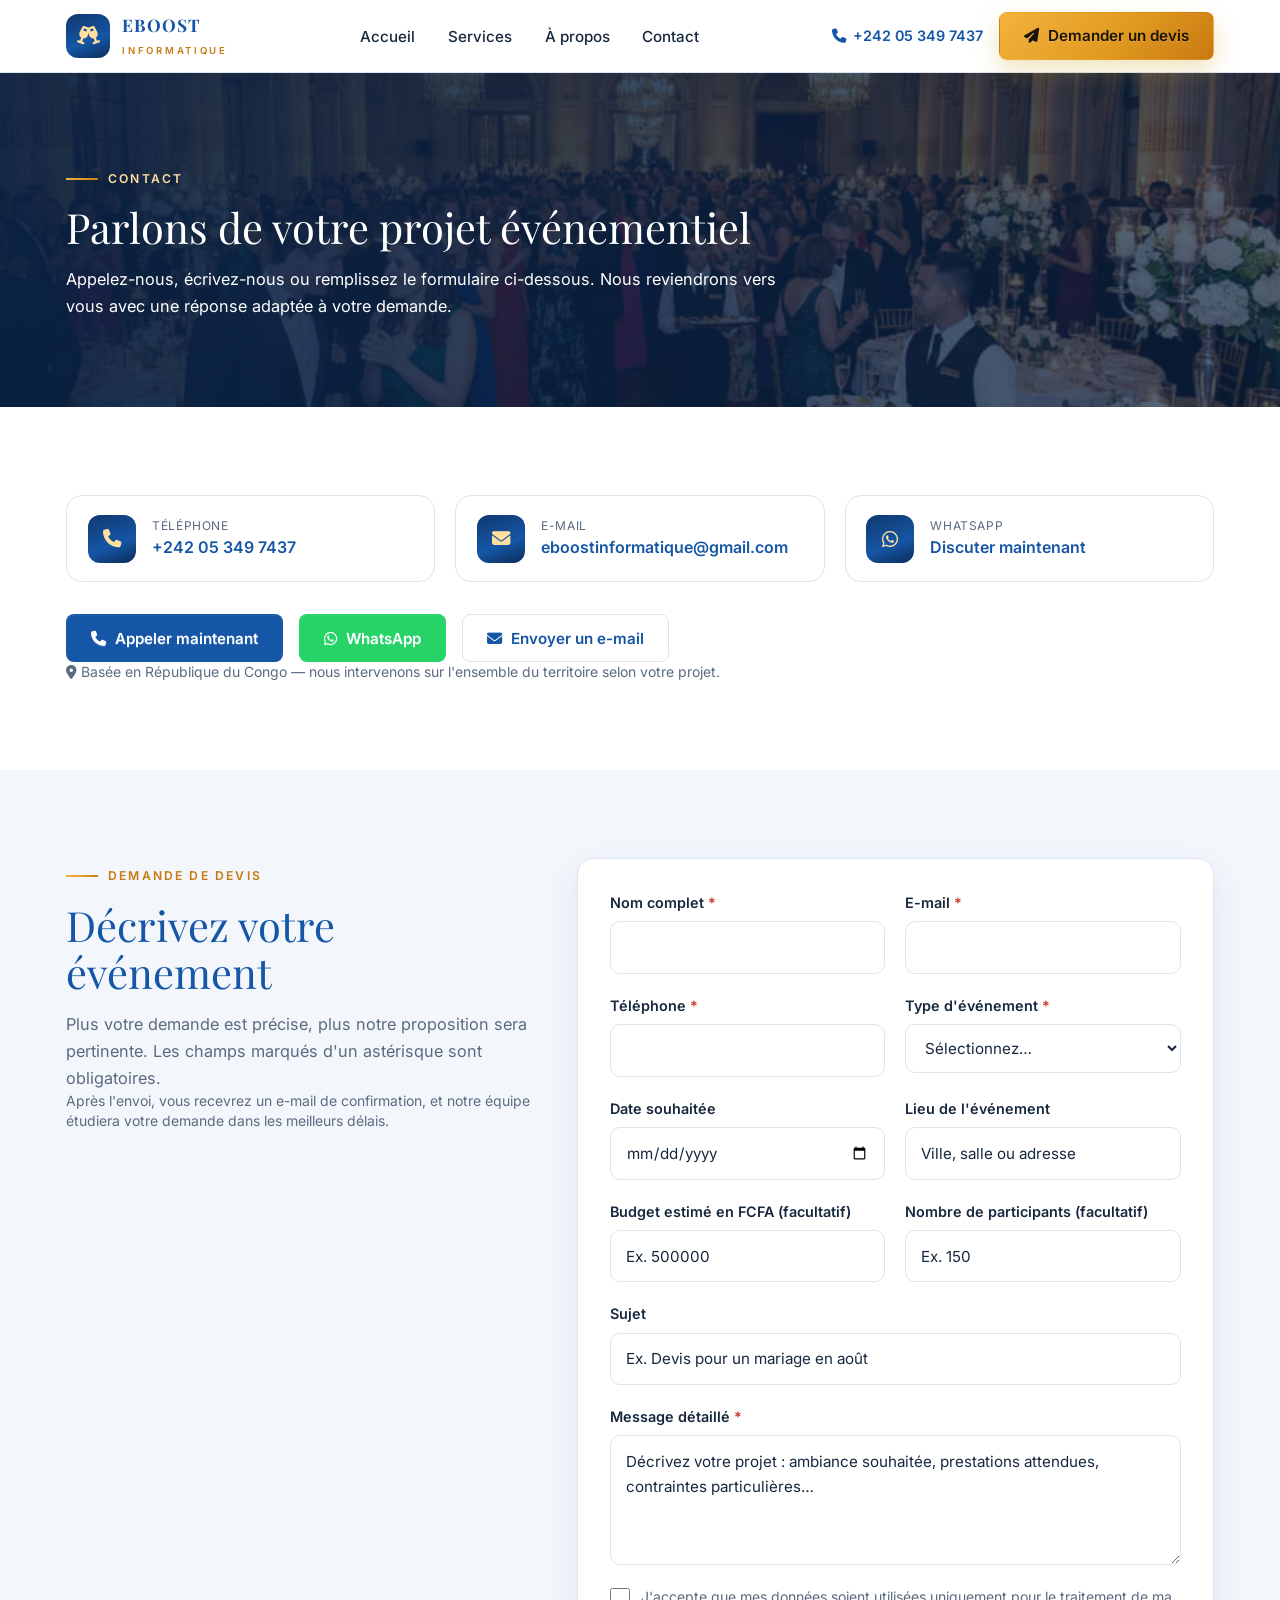
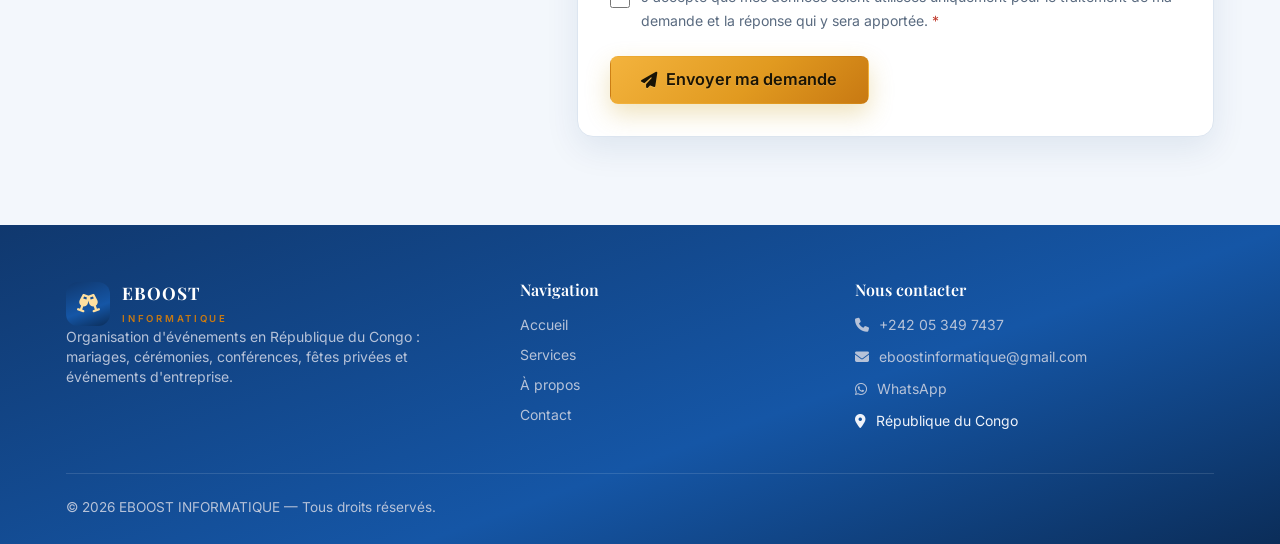
<file: contact26f2.html>
<!DOCTYPE html>
<html lang="fr">
<meta http-equiv="content-type" content="text/html;charset=UTF-8" /><!-- /Added by HTTrack -->
<head><script>window.isManagment = "1";</script><base href=""><script>window.IsManagment = "1";window.APP_PROJECT_ID = "c3390dc3084cf55ff1aa9d13dd3f1e20";window.__CDN_BASE_URL__ = "index.html\/\/cdn-cms-s-8-4.f-static.net\/manager\/ai_app_builder\/v3\/assets\/";window.APP_CURRENCIES = {"isActive":false,"currencies":{"USD":{"code":"USD","label":"United States Dollar","symbol":"\u0026#36;","symbolFirst":true,"rate":1,"isDefault":true}}};window.APP_TAX = {"productsTax":"","regions":[{"id":384657976,"regionName":"Rest of the World","countries":{"REST_WORLD":{}},"tax":{"option":"differentTax","differentTax":{"REST_WORLD":0},"basedOn":"shippingAddress","taxCalAfterShipping":false}}],"countryOptions":[{"code":"REST_WORLD","name":"REST_WORLD","states":[],"requiresState":false}]};window.APP_BUILDER_BASE_PATH = "\/manager\/ai_app_builder\/v3";window.APP_BUILDER_REALTIME_ENABLED = true;</script><link rel="stylesheet" href="../cdn-cms-s-8-4.f-static.net/versions/2/system_mini/css/minimize_appBuilder_v30594.css?v=vc1794236070" type="text/css" crossorigin="anonymous"><link rel="dns-prefetch" href="https://images.cdn-files-a.com/">
<!-- Regular Meta Info -->
<title>Contact — Demander un devis événementiel</title>
<meta name="description" content="Contactez EBOOST INFORMATIQUE : +242 05 349 7437 ou eboostinformatique@gmail.com. Décrivez votre événement et recevez une proposition personnalisée.">
<meta name="keywords" content="demande de devis événementiel">
<link rel="canonical" href="contact.html"/>
<!-- Favicon -->
<link rel="shortcut icon" href="../images.cdn-files-a.com/admin/InterfaceStatisFiles/allOther/ads/site123/brand_kit_2026/SITE123-Logo-2026/web/icon-5125ce5.png?aspect_ratio=1:1&amp;width=48&amp;format=png" type="image/x-icon">
<link rel="icon" href="../images.cdn-files-a.com/admin/InterfaceStatisFiles/allOther/ads/site123/brand_kit_2026/SITE123-Logo-2026/web/icon-5125ce5.png?aspect_ratio=1:1&amp;width=48&amp;format=png" type="image/x-icon">
<!-- Facebook Meta Info -->
<meta property="og:url" content="contact.html">
<meta property="og:image" content="">
<meta property="og:description" content="Contactez EBOOST INFORMATIQUE : +242 05 349 7437 ou eboostinformatique@gmail.com. Décrivez votre événement et recevez une proposition personnalisée.">
<meta property="og:title" content="Contact — Demander un devis événementiel">
<meta property="og:site_name" content="Contact — Demander un devis événementiel">
<meta property="og:see_also" content="index.html">
<!-- Google+ Meta Info -->
<meta itemprop="name" content="Contact — Demander un devis événementiel">
<meta itemprop="description" content="Contactez EBOOST INFORMATIQUE : +242 05 349 7437 ou eboostinformatique@gmail.com. Décrivez votre événement et recevez une proposition personnalisée.">
<meta itemprop="image" content="">
<!-- Twitter Meta Info -->
<meta name="twitter:card" content="summary">
<meta name="twitter:url" content="contact.html">
<meta name="twitter:title" content="Contact — Demander un devis événementiel">
<meta name="twitter:description" content="Contactez EBOOST INFORMATIQUE : +242 05 349 7437 ou eboostinformatique@gmail.com. Décrivez votre événement et recevez une proposition personnalisée.">
<meta name="twitter:image" content="">

    <!-- Explain: Shared head content with fonts, Tailwind, daisyUI, and app CSS. -->
<meta charset="UTF-8">
<meta name="viewport" content="width=device-width, initial-scale=1.0">

<link rel="stylesheet" href="../cdn-cms-s-8-4.f-static.net/manager/ai_app_builder/v3/assets/minimize_css/contact184c.css?t=css_y254_67208507&amp;w=12620055">

<link rel="preconnect" href="https://fonts.googleapis.com/">
<link rel="preconnect" href="https://fonts.gstatic.com/" crossorigin>
<link href="https://fonts.googleapis.com/css2?family=Playfair+Display:wght@500;600;700&amp;family=Inter:wght@400;500;600;700&amp;display=swap" rel="stylesheet">
<link rel="stylesheet" href="../cdn-cms-s-8-4.f-static.net/manager/ai_app_builder/v3/assets/css/theme184c.css?t=css_y254_67208507&amp;w=12620055">
<link rel="stylesheet" href="../cdn-cms-s-8-4.f-static.net/manager/ai_app_builder/v3/assets/css/main184c.css?t=css_y254_67208507&amp;w=12620055">
<link rel="stylesheet" href="../cdn-cms-s-8-4.f-static.net/manager/ai_app_builder/v3/assets/css/components184c.css?t=css_y254_67208507&amp;w=12620055">
<link rel="stylesheet" href="../cdn-cms-s-8-4.f-static.net/manager/ai_app_builder/v3/assets/css/layout184c.css?t=css_y254_67208507&amp;w=12620055"></head>
<body class="min-h-screen" style="font-family: var(--font-body); background: var(--background-color); color: var(--text-color);">
    <!-- Explain: Shared site header, now includes a mobile menu toggle and navigation links. -->
<header class="site-header">
    <div class="container-x">
        <nav class="flex items-center justify-between gap-4 py-3" aria-label="Navigation principale">
            <a href="index.html" class="flex items-center gap-3 no-underline" aria-label="EBOOST INFORMATIQUE — Accueil">
                <span class="brand-mark"><i class="fa-solid fa-champagne-glasses" aria-hidden="true"></i></span>
                <span>
                    <span class="brand-name">EBOOST</span>
                    <span class="brand-sub">INFORMATIQUE</span>
                </span>
            </a>

            <ul class="hidden lg:flex items-center gap-1 list-none m-0 p-0">
                <li><a href="index.html" class="nav-link" data-nav="index.html">Accueil</a></li>
                <li><a href="services.html" class="nav-link" data-nav="services.html">Services</a></li>
                <li><a href="a-propos.html" class="nav-link" data-nav="a-propos.html">À propos</a></li>
                <li><a href="contact.html" class="nav-link" data-nav="contact.html">Contact</a></li>
            </ul>

            <div class="hidden lg:flex items-center gap-4">
                <a href="tel:+242053497437" class="header-phone">
                    <i class="fa-solid fa-phone" aria-hidden="true"></i> +242 05 349 7437
                </a>
                <button type="button" class="btn btn-gold" data-devis-open>
                    <i class="fa-solid fa-paper-plane" aria-hidden="true"></i> Demander un devis
                </button>
            </div>

            <button type="button" id="menuToggle" class="menu-toggle lg:hidden" aria-label="Ouvrir le menu" aria-expanded="false" aria-controls="mobileMenu">
                <i class="fa-solid fa-bars" aria-hidden="true"></i>
            </button>
        </nav>
    </div>

    <div id="mobileMenu" class="mobile-menu lg:hidden">
        <nav aria-label="Navigation mobile">
            <a href="index.html" class="mobile-link" data-nav="index.html">Accueil</a>
            <a href="services.html" class="mobile-link" data-nav="services.html">Services</a>
            <a href="a-propos.html" class="mobile-link" data-nav="a-propos.html">À propos</a>
            <a href="contact.html" class="mobile-link" data-nav="contact.html">Contact</a>
            <div class="p-4 flex flex-col gap-3">
                <a href="tel:+242053497437" class="btn btn-outline w-full">
                    <i class="fa-solid fa-phone" aria-hidden="true"></i> Appeler
                </a>
                <a href="https://wa.me/242053497437" target="_blank" rel="noopener" class="btn btn-whatsapp w-full">
                    <i class="fa-brands fa-whatsapp" aria-hidden="true"></i> WhatsApp
                </a>
                <button type="button" class="btn btn-gold w-full" data-devis-open>
                    <i class="fa-solid fa-paper-plane" aria-hidden="true"></i> Demander un devis
                </button>
            </div>
        </nav>
    </div>
</header>    <main id="top">
        <!-- Explain: Contact page introduction section. -->
<section class="section section-alt">
    <div class="container-x">
        <div class="reveal" style="max-width: 46rem;">
            <p class="eyebrow">Contact</p>
            <h1 class="section-title">Parlons de votre projet événementiel</h1>
            <p class="section-sub">Appelez-nous, écrivez-nous ou remplissez le formulaire ci-dessous. Nous reviendrons vers vous avec une réponse adaptée à votre demande.</p>
        </div>
    </div>
</section>        <!-- Explain: Contact page section with contact details and links. -->
<section class="section">
    <div class="container-x">
        <div class="grid gap-5 sm:grid-cols-2 lg:grid-cols-3">
            <a href="tel:+242053497437" class="contact-tile reveal">
                <span class="ct-icon"><i class="fa-solid fa-phone" aria-hidden="true"></i></span>
                <span>
                    <span class="block text-xs uppercase tracking-wider" style="color: var(--text-muted);">Téléphone</span>
                    <span class="block font-semibold text-[var(--primary-color)]">+242 05 349 7437</span>
                </span>
            </a>
            <a href="mailto:eboostinformatique@gmail.com" class="contact-tile reveal">
                <span class="ct-icon"><i class="fa-solid fa-envelope" aria-hidden="true"></i></span>
                <span>
                    <span class="block text-xs uppercase tracking-wider" style="color: var(--text-muted);">E-mail</span>
                    <span class="block font-semibold text-[var(--primary-color)] break-all">eboostinformatique@gmail.com</span>
                </span>
            </a>
            <a href="https://wa.me/242053497437" target="_blank" rel="noopener" class="contact-tile reveal">
                <span class="ct-icon"><i class="fa-brands fa-whatsapp" aria-hidden="true"></i></span>
                <span>
                    <span class="block text-xs uppercase tracking-wider" style="color: var(--text-muted);">WhatsApp</span>
                    <span class="block font-semibold text-[var(--primary-color)]">Discuter maintenant</span>
                </span>
            </a>
        </div>

        <div class="flex flex-wrap gap-4 mt-8 reveal">
            <a href="tel:+242053497437" class="btn btn-navy">
                <i class="fa-solid fa-phone" aria-hidden="true"></i> Appeler maintenant
            </a>
            <a href="https://wa.me/242053497437" target="_blank" rel="noopener" class="btn btn-whatsapp">
                <i class="fa-brands fa-whatsapp" aria-hidden="true"></i> WhatsApp
            </a>
            <a href="mailto:eboostinformatique@gmail.com" class="btn btn-outline">
                <i class="fa-solid fa-envelope" aria-hidden="true"></i> Envoyer un e-mail
            </a>
        </div>

        <p class="mt-6 text-sm reveal" style="color: var(--text-muted);">
            <i class="fa-solid fa-location-dot" aria-hidden="true"></i> Basée en République du Congo — nous intervenons sur l'ensemble du territoire selon votre projet.
        </p>
    </div>
</section>        <!-- Explain: Contact page section with the quote request form. -->
<section class="section section-alt" id="formulaire">
    <div class="container-x">
        <div class="grid gap-10 lg:grid-cols-[0.85fr_1.15fr] items-start">
            <div class="reveal">
                <p class="eyebrow">Demande de devis</p>
                <h2 class="section-title">Décrivez votre événement</h2>
                <p class="section-sub">Plus votre demande est précise, plus notre proposition sera pertinente. Les champs marqués d'un astérisque sont obligatoires.</p>
                <p class="mt-4 text-sm" style="color: var(--text-muted);">Après l'envoi, vous recevrez un e-mail de confirmation, et notre équipe étudiera votre demande dans les meilleurs délais.</p>
            </div>

            <div class="reveal">
                <div id="contactError" class="alert alert-error mb-5" role="alert">
                    <i class="fa-solid fa-triangle-exclamation" aria-hidden="true"></i>
                    Une erreur temporaire est survenue. Vos informations sont conservées : vous pouvez réessayer dans quelques instants.
                </div>

                <div id="contactSuccess" class="alert alert-success mb-5" role="alert">
                    <strong class="block"><i class="fa-solid fa-circle-check" aria-hidden="true"></i> Demande envoyée</strong>
                    <span class="block mt-2">Merci ! Votre demande a bien été enregistrée. Un e-mail de confirmation vient de vous être adressé. Notre équipe vous recontactera prochainement.</span>
                    <button type="button" id="contactReset" class="btn btn-outline mt-4">Envoyer une nouvelle demande</button>
                </div>

                <form id="contactForm" novalidate style="background:#ffffff; border:1px solid var(--border-color); border-radius: var(--radius); padding: clamp(1.25rem, 3vw, 2rem); box-shadow: var(--shadow-soft);">
                    <div class="grid gap-5 sm:grid-cols-2">
                        <div class="field" data-field="name">
                            <label for="cf_name">Nom complet <span class="req">*</span></label>
                            <input type="text" id="cf_name" name="name" autocomplete="name" required>
                            <span class="field-error">Veuillez indiquer votre nom complet.</span>
                        </div>

                        <div class="field" data-field="email">
                            <label for="cf_email">E-mail <span class="req">*</span></label>
                            <input type="email" id="cf_email" name="email" autocomplete="email" required>
                            <span class="field-error">Adresse e-mail invalide.</span>
                        </div>

                        <div class="field" data-field="phone">
                            <label for="cf_phone">Téléphone <span class="req">*</span></label>
                            <input type="tel" id="cf_phone" name="phone" autocomplete="tel" required>
                            <span class="field-error">Veuillez indiquer votre téléphone.</span>
                        </div>

                        <div class="field" data-field="type">
                            <label for="cf_type">Type d'événement <span class="req">*</span></label>
                            <select id="cf_type" name="type" required>
                                <option value="">Sélectionnez…</option>
                                <option value="Mariages">Mariages</option>
                                <option value="Anniversaires">Anniversaires</option>
                                <option value="Cérémonies et réceptions">Cérémonies et réceptions</option>
                                <option value="Conférences et séminaires">Conférences et séminaires</option>
                                <option value="Événements professionnels et d'entreprise">Événements professionnels et d'entreprise</option>
                                <option value="Décoration et aménagement">Décoration et aménagement</option>
                                <option value="Fêtes privées">Fêtes privées</option>
                                <option value="Accompagnement et coordination">Accompagnement et coordination</option>
                                <option value="Autre">Autre</option>
                            </select>
                            <span class="field-error">Veuillez choisir un type d'événement.</span>
                        </div>

                        <div class="field" data-field="date">
                            <label for="cf_date">Date souhaitée</label>
                            <input type="date" id="cf_date" name="date">
                        </div>

                        <div class="field" data-field="place">
                            <label for="cf_place">Lieu de l'événement</label>
                            <input type="text" id="cf_place" name="place" placeholder="Ville, salle ou adresse">
                        </div>

                        <div class="field" data-field="budget">
                            <label for="cf_budget">Budget estimé en FCFA (facultatif)</label>
                            <input type="number" id="cf_budget" name="budget" min="0" step="1000" inputmode="numeric" placeholder="Ex. 500000">
                        </div>

                        <div class="field" data-field="participants">
                            <label for="cf_participants">Nombre de participants (facultatif)</label>
                            <input type="number" id="cf_participants" name="participants" min="0" step="1" inputmode="numeric" placeholder="Ex. 150">
                        </div>

                        <div class="field sm:col-span-2" data-field="subject">
                            <label for="cf_subject">Sujet</label>
                            <input type="text" id="cf_subject" name="subject" placeholder="Ex. Devis pour un mariage en août">
                        </div>

                        <div class="field sm:col-span-2" data-field="message">
                            <label for="cf_message">Message détaillé <span class="req">*</span></label>
                            <textarea id="cf_message" name="message" required placeholder="Décrivez votre projet : ambiance souhaitée, prestations attendues, contraintes particulières…"></textarea>
                            <span class="field-error">Merci de décrire votre projet.</span>
                        </div>

                        <div class="field sm:col-span-2" data-field="consent">
                            <div class="consent-row">
                                <input type="checkbox" id="cf_consent" name="consent" required>
                                <label for="cf_consent">J'accepte que mes données soient utilisées uniquement pour le traitement de ma demande et la réponse qui y sera apportée. <span class="req">*</span></label>
                            </div>
                            <span class="field-error">Votre consentement est nécessaire pour envoyer votre demande.</span>
                        </div>
                    </div>

                    <div class="mt-6">
                        <button type="submit" id="contactSubmit" class="btn btn-gold btn-lg w-full sm:w-auto">
                            <i class="fa-solid fa-paper-plane" aria-hidden="true"></i> Envoyer ma demande
                        </button>
                    </div>
                </form>
            </div>
        </div>
    </div>
</section>    </main>
    <!-- Explain: Shared site footer, including a WhatsApp devis form modal and associated logic. -->
<footer class="site-footer">
    <div class="container-x">
        <div class="footer-grid">
            <div>
                <div class="flex items-center gap-3">
                    <span class="brand-mark"><i class="fa-solid fa-champagne-glasses" aria-hidden="true"></i></span>
                    <span>
                        <span class="brand-name text-white!">EBOOST</span>
                        <span class="brand-sub">INFORMATIQUE</span>
                    </span>
                </div>
                <p class="mt-4 text-sm" style="color: var(--text-on-dark-muted);">
                    Organisation d'événements en République du Congo : mariages, cérémonies, conférences, fêtes privées et événements d'entreprise.
                </p>
            </div>

            <div>
                <h2 class="text-base font-semibold text-white!">Navigation</h2>
                <ul class="mt-4 list-none p-0 m-0 flex flex-col gap-2.5 text-sm">
                    <li><a href="index.html">Accueil</a></li>
                    <li><a href="services.html">Services</a></li>
                    <li><a href="a-propos.html">À propos</a></li>
                    <li><a href="contact.html">Contact</a></li>
                </ul>
            </div>

            <div>
                <h2 class="text-base font-semibold text-white!">Nous contacter</h2>
                <ul class="mt-4 list-none p-0 m-0 flex flex-col gap-3 text-sm">
                    <li>
                        <a href="tel:+242053497437" class="inline-flex items-center gap-2.5">
                            <i class="fa-solid fa-phone" aria-hidden="true"></i> +242 05 349 7437
                        </a>
                    </li>
                    <li>
                        <a href="mailto:eboostinformatique@gmail.com" class="inline-flex items-center gap-2.5 break-all">
                            <i class="fa-solid fa-envelope" aria-hidden="true"></i> eboostinformatique@gmail.com
                        </a>
                    </li>
                    <li>
                        <a href="https://wa.me/242053497437" target="_blank" rel="noopener" class="inline-flex items-center gap-2.5">
                            <i class="fa-brands fa-whatsapp" aria-hidden="true"></i> WhatsApp
                        </a>
                    </li>
                    <li class="inline-flex items-center gap-2.5">
                        <i class="fa-solid fa-location-dot" aria-hidden="true"></i> République du Congo
                    </li>
                </ul>
            </div>
        </div>

        <div class="footer-bottom">
            &copy; <span id="year">2026</span> EBOOST INFORMATIQUE — Tous droits réservés.
        </div>
    </div>
</footer>


<div class="devis-modal" id="devisModal" role="dialog" aria-modal="true" aria-labelledby="devisTitle" aria-hidden="true">
    <div class="devis-panel">
        <button type="button" class="devis-close" id="devisClose" aria-label="Fermer le formulaire de devis">
            <i class="fa-solid fa-xmark" aria-hidden="true"></i>
        </button>

        <div id="devisError" class="alert alert-error mb-4" role="alert">
            <i class="fa-solid fa-triangle-exclamation" aria-hidden="true"></i>
            Une erreur est survenue. Merci de vérifier les informations saisies, puis de réessayer dans quelques instants.
        </div>

        <div id="devisSuccess" class="alert alert-success" role="alert">
            <strong class="block"><i class="fa-solid fa-circle-check" aria-hidden="true"></i> Demande envoyée</strong>
            <span class="block mt-2">Merci ! Votre demande de devis a bien été enregistrée et transmise à EBOOST INFORMATIQUE. Un e-mail de confirmation vient de vous être adressé. Notre équipe vous recontactera prochainement.</span>
            <button type="button" class="btn btn-gold mt-4" id="devisRestart">Rédiger une nouvelle demande</button>
        </div>

        <div id="devisFormWrap">
            <p class="eyebrow">Demande de devis</p>
            <h2 id="devisTitle" class="section-title">Préparons votre demande</h2>
            <p class="section-sub text-sm">Renseignez ces quelques informations : votre demande sera transmise directement à EBOOST INFORMATIQUE et vous recevrez un e-mail de confirmation.</p>

            <form id="devisForm" novalidate class="mt-6 flex flex-col gap-4">
                <div class="field" data-dfield="name">
                    <label for="devisName">Nom complet <span class="req">*</span></label>
                    <input type="text" id="devisName" name="name" autocomplete="name" required>
                    <span class="field-error">Veuillez indiquer votre nom complet.</span>
                </div>

                <div class="grid gap-4 sm:grid-cols-2">
                    <div class="field" data-dfield="phone">
                        <label for="devisPhone">Numéro WhatsApp <span class="req">*</span></label>
                        <input type="tel" id="devisPhone" name="phone" inputmode="tel" autocomplete="tel" placeholder="+242 …" required>
                        <span class="field-error">Veuillez indiquer votre numéro WhatsApp.</span>
                    </div>
                    <div class="field" data-dfield="email">
                        <label for="devisEmail">E-mail <span class="req">*</span></label>
                        <input type="email" id="devisEmail" name="email" autocomplete="email" required>
                        <span class="field-error">Adresse e-mail invalide.</span>
                    </div>
                </div>

                <div class="field" data-dfield="service">
                    <label for="devisService">Service concerné <span class="req">*</span></label>
                    <select id="devisService" name="service" required>
                        <option value="">Sélectionnez un service…</option>
                                                <option value="Mariages">Mariages</option>
                                                <option value="Anniversaires">Anniversaires</option>
                                                <option value="Cérémonies et réceptions">Cérémonies et réceptions</option>
                                                <option value="Conférences et séminaires">Conférences et séminaires</option>
                                                <option value="Événements professionnels et d&#039;entreprise">Événements professionnels et d&#039;entreprise</option>
                                                <option value="Décoration et aménagement">Décoration et aménagement</option>
                                                <option value="Fêtes privées">Fêtes privées</option>
                                                <option value="Accompagnement et coordination">Accompagnement et coordination</option>
                                                <option value="Autre">Autre</option>
                    </select>
                    <span class="field-error">Veuillez choisir un service.</span>
                </div>

                <div class="field" data-dfield="message">
                    <label for="devisMessage">Votre message <span class="req">*</span></label>
                    <textarea id="devisMessage" name="message" required placeholder="Décrivez votre événement : date, lieu, nombre d'invités, ambiance souhaitée…"></textarea>
                    <span class="field-error">Merci d'écrire votre message.</span>
                </div>

                <button type="submit" id="devisSubmit" class="btn btn-gold btn-lg w-full">
                    <i class="fa-solid fa-paper-plane" aria-hidden="true"></i> Envoyer ma demande
                </button>
                <p class="text-xs" style="color: var(--text-muted);">
                    Votre demande est transmise à EBOOST INFORMATIQUE. Vous recevrez un e-mail de confirmation, puis notre équipe vous recontactera prochainement.
                </p>
            </form>
        </div>
    </div>
</div>    <script src="../cdn-cms-s-8-4.f-static.net/manager/ai_app_builder/v3/assets/js/app184c.js?t=css_y254_67208507&amp;w=12620055"></script>
    <script src="../cdn-cms-s-8-4.f-static.net/manager/ai_app_builder/v3/assets/js/contact184c.js?t=css_y254_67208507&amp;w=12620055"></script>
<script>var packageNUM=1;</script>
<script src="../cdn-cms-s-8-4.f-static.net/manager/translation_JS/website_jsTranslations4236.js?l=fr&amp;a=1&amp;v=vc1794236070" crossorigin="anonymous"></script><script>var siteRefTxt="0Nki\/zEIi3zYAwRowcN4EUgrd1VTd0Uza3ZvSHZjQVpkcU5yNEE9PQ==";</script><script src="../cdn-cms-s-8-4.f-static.net/versions/2/system_mini/js/minimize_appBuilder_scripts_v30594.js?v=vc1794236070" crossorigin="anonymous"></script><script src="../cdn-cms-s-8-4.f-static.net/versions/2/system_mini/js/minimize_appBuilderStatistics_scripts_v30594.js?v=vc1794236070" crossorigin="anonymous"></script></body>

</html>
</file>
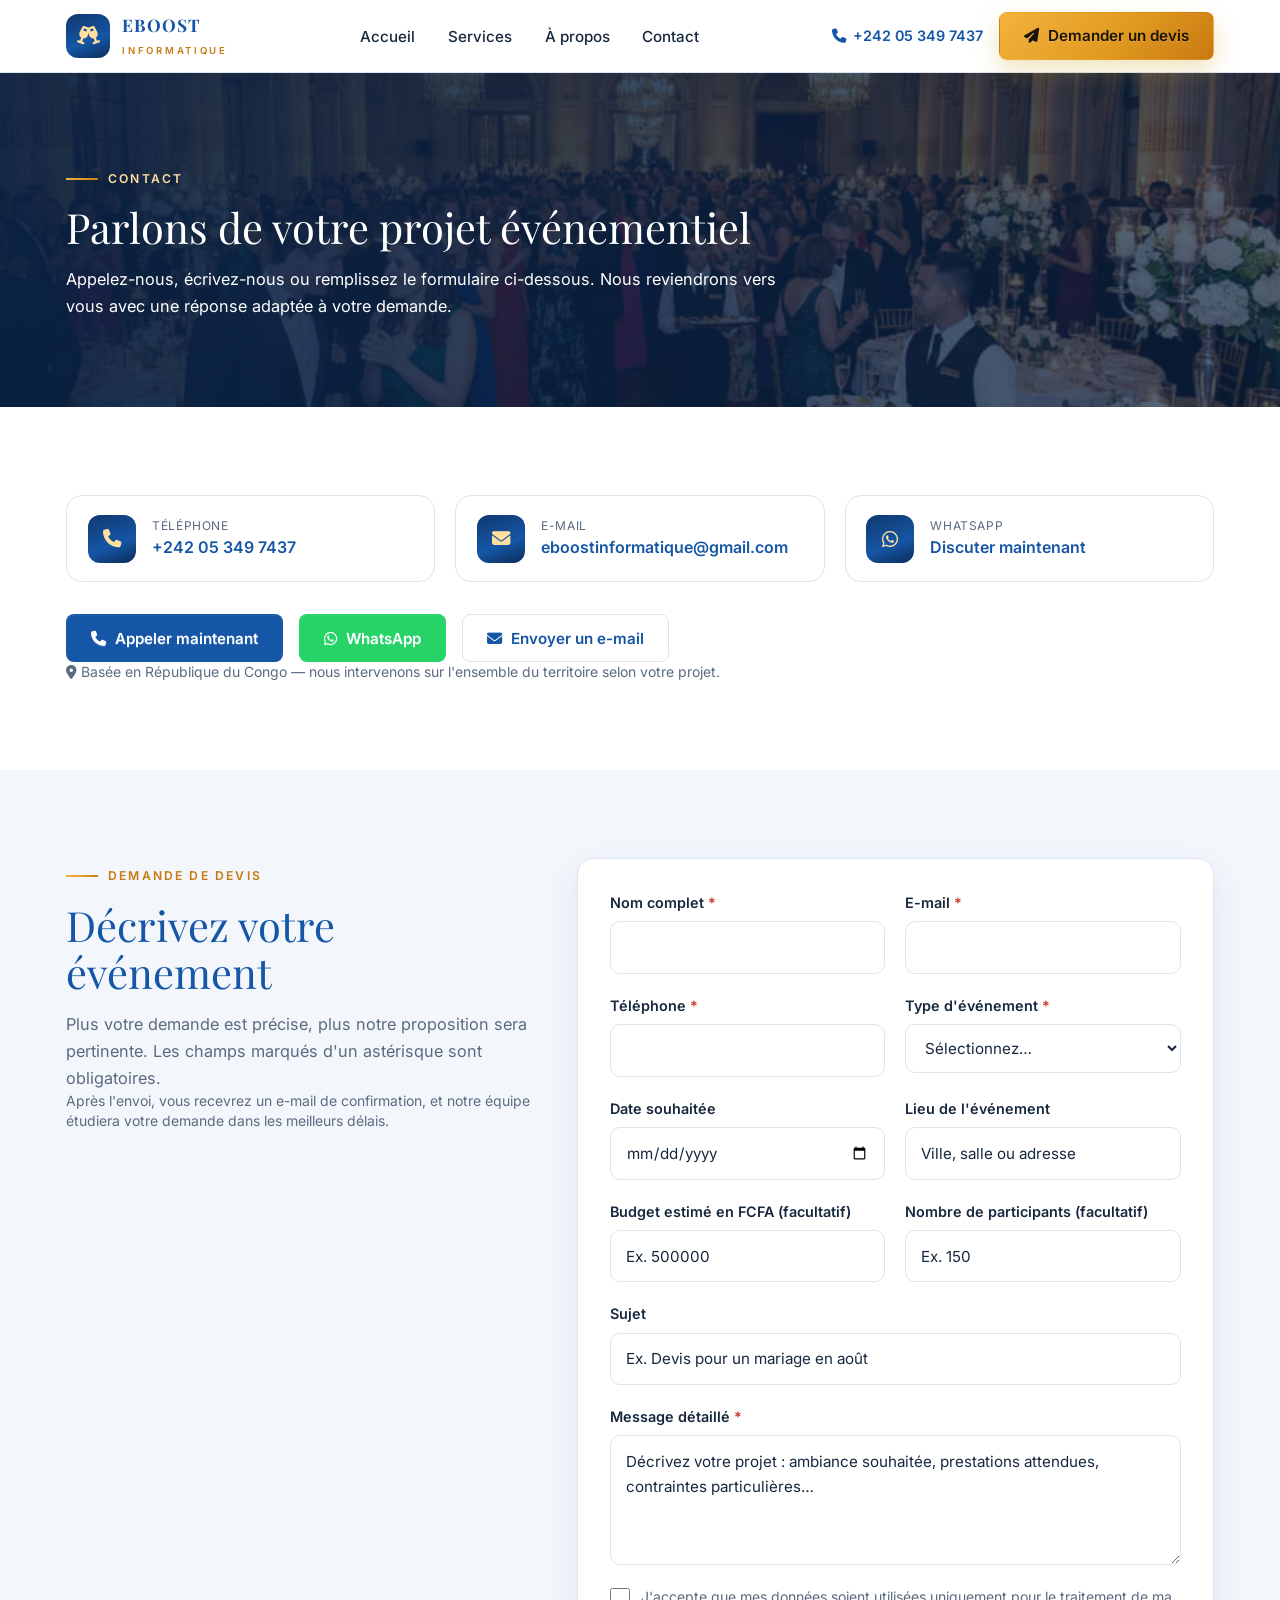
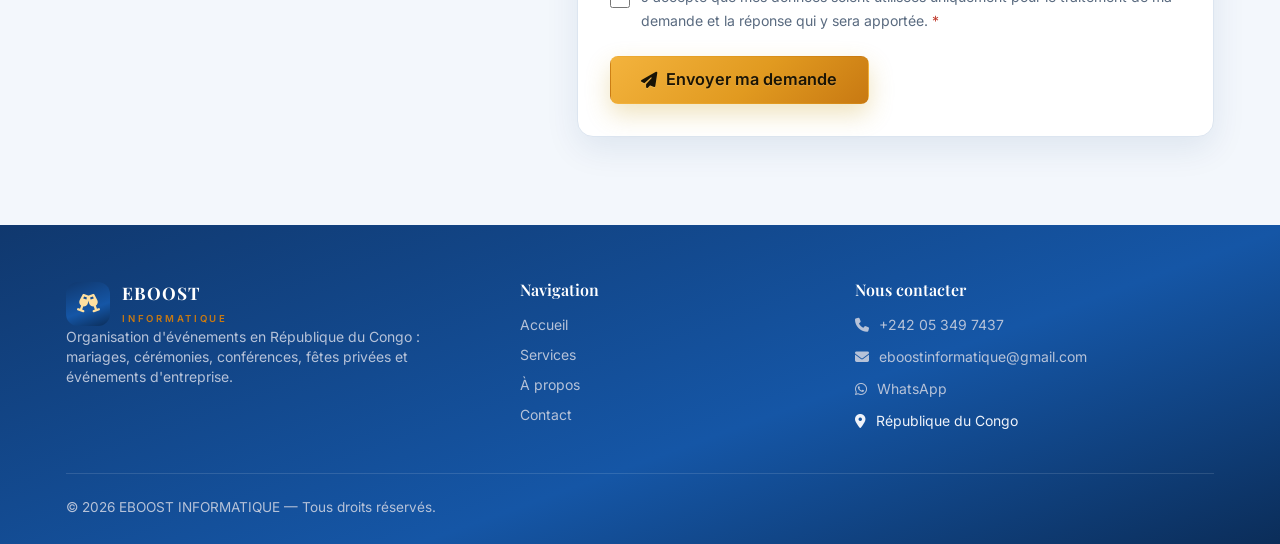
<file: contact68d1.html>
<!DOCTYPE html>
<html lang="fr">

<meta http-equiv="content-type" content="text/html;charset=UTF-8" /><!-- /Added by HTTrack -->
<head><script>window.isManagment = "1";</script><base href=""><script>window.IsManagment = "1";window.APP_PROJECT_ID = "c3390dc3084cf55ff1aa9d13dd3f1e20";window.__CDN_BASE_URL__ = "index.html\/\/cdn-cms-s-8-4.f-static.net\/manager\/ai_app_builder\/v3\/assets\/";window.APP_CURRENCIES = {"isActive":false,"currencies":{"USD":{"code":"USD","label":"United States Dollar","symbol":"\u0026#36;","symbolFirst":true,"rate":1,"isDefault":true}}};window.APP_TAX = {"productsTax":"","regions":[{"id":384657976,"regionName":"Rest of the World","countries":{"REST_WORLD":{}},"tax":{"option":"differentTax","differentTax":{"REST_WORLD":0},"basedOn":"shippingAddress","taxCalAfterShipping":false}}],"countryOptions":[{"code":"REST_WORLD","name":"REST_WORLD","states":[],"requiresState":false}]};window.APP_BUILDER_BASE_PATH = "\/manager\/ai_app_builder\/v3";window.APP_BUILDER_REALTIME_ENABLED = true;</script><link rel="stylesheet" href="../cdn-cms-s-8-4.f-static.net/versions/2/system_mini/css/minimize_appBuilder_v30594.css?v=vc1794236070" type="text/css" crossorigin="anonymous"><link rel="dns-prefetch" href="https://images.cdn-files-a.com/">
<!-- Regular Meta Info -->
<title>Contact — Demander un devis événementiel</title>
<meta name="description" content="Contactez EBOOST INFORMATIQUE : +242 05 349 7437 ou eboostinformatique@gmail.com. Décrivez votre événement et recevez une proposition personnalisée.">
<meta name="keywords" content="demande de devis événementiel">
<link rel="canonical" href="contact.html"/>
<!-- Favicon -->
<link rel="shortcut icon" href="../images.cdn-files-a.com/admin/InterfaceStatisFiles/allOther/ads/site123/brand_kit_2026/SITE123-Logo-2026/web/icon-5125ce5.png?aspect_ratio=1:1&amp;width=48&amp;format=png" type="image/x-icon">
<link rel="icon" href="../images.cdn-files-a.com/admin/InterfaceStatisFiles/allOther/ads/site123/brand_kit_2026/SITE123-Logo-2026/web/icon-5125ce5.png?aspect_ratio=1:1&amp;width=48&amp;format=png" type="image/x-icon">
<!-- Facebook Meta Info -->
<meta property="og:url" content="contact.html">
<meta property="og:image" content="">
<meta property="og:description" content="Contactez EBOOST INFORMATIQUE : +242 05 349 7437 ou eboostinformatique@gmail.com. Décrivez votre événement et recevez une proposition personnalisée.">
<meta property="og:title" content="Contact — Demander un devis événementiel">
<meta property="og:site_name" content="Contact — Demander un devis événementiel">
<meta property="og:see_also" content="index.html">
<!-- Google+ Meta Info -->
<meta itemprop="name" content="Contact — Demander un devis événementiel">
<meta itemprop="description" content="Contactez EBOOST INFORMATIQUE : +242 05 349 7437 ou eboostinformatique@gmail.com. Décrivez votre événement et recevez une proposition personnalisée.">
<meta itemprop="image" content="">
<!-- Twitter Meta Info -->
<meta name="twitter:card" content="summary">
<meta name="twitter:url" content="contact.html">
<meta name="twitter:title" content="Contact — Demander un devis événementiel">
<meta name="twitter:description" content="Contactez EBOOST INFORMATIQUE : +242 05 349 7437 ou eboostinformatique@gmail.com. Décrivez votre événement et recevez une proposition personnalisée.">
<meta name="twitter:image" content="">

    <!-- Explain: Shared head content with fonts, Tailwind, daisyUI, and app CSS. -->
<meta charset="UTF-8">
<meta name="viewport" content="width=device-width, initial-scale=1.0">

<link rel="stylesheet" href="../cdn-cms-s-8-4.f-static.net/manager/ai_app_builder/v3/assets/minimize_css/contact184c.css?t=css_y254_67208507&amp;w=12620055">

<link rel="preconnect" href="https://fonts.googleapis.com/">
<link rel="preconnect" href="https://fonts.gstatic.com/" crossorigin>
<link href="https://fonts.googleapis.com/css2?family=Playfair+Display:wght@500;600;700&amp;family=Inter:wght@400;500;600;700&amp;display=swap" rel="stylesheet">
<link rel="stylesheet" href="../cdn-cms-s-8-4.f-static.net/manager/ai_app_builder/v3/assets/css/theme184c.css?t=css_y254_67208507&amp;w=12620055">
<link rel="stylesheet" href="../cdn-cms-s-8-4.f-static.net/manager/ai_app_builder/v3/assets/css/main184c.css?t=css_y254_67208507&amp;w=12620055">
<link rel="stylesheet" href="../cdn-cms-s-8-4.f-static.net/manager/ai_app_builder/v3/assets/css/components184c.css?t=css_y254_67208507&amp;w=12620055">
<link rel="stylesheet" href="../cdn-cms-s-8-4.f-static.net/manager/ai_app_builder/v3/assets/css/layout184c.css?t=css_y254_67208507&amp;w=12620055"></head>
<body class="min-h-screen" style="font-family: var(--font-body); background: var(--background-color); color: var(--text-color);">
    <!-- Explain: Shared site header, now includes a mobile menu toggle and navigation links. -->
<header class="site-header">
    <div class="container-x">
        <nav class="flex items-center justify-between gap-4 py-3" aria-label="Navigation principale">
            <a href="index.html" class="flex items-center gap-3 no-underline" aria-label="EBOOST INFORMATIQUE — Accueil">
                <span class="brand-mark"><i class="fa-solid fa-champagne-glasses" aria-hidden="true"></i></span>
                <span>
                    <span class="brand-name">EBOOST</span>
                    <span class="brand-sub">INFORMATIQUE</span>
                </span>
            </a>

            <ul class="hidden lg:flex items-center gap-1 list-none m-0 p-0">
                <li><a href="index.html" class="nav-link" data-nav="index.html">Accueil</a></li>
                <li><a href="services.html" class="nav-link" data-nav="services.html">Services</a></li>
                <li><a href="a-propos.html" class="nav-link" data-nav="a-propos.html">À propos</a></li>
                <li><a href="contact.html" class="nav-link" data-nav="contact.html">Contact</a></li>
            </ul>

            <div class="hidden lg:flex items-center gap-4">
                <a href="tel:+242053497437" class="header-phone">
                    <i class="fa-solid fa-phone" aria-hidden="true"></i> +242 05 349 7437
                </a>
                <button type="button" class="btn btn-gold" data-devis-open>
                    <i class="fa-solid fa-paper-plane" aria-hidden="true"></i> Demander un devis
                </button>
            </div>

            <button type="button" id="menuToggle" class="menu-toggle lg:hidden" aria-label="Ouvrir le menu" aria-expanded="false" aria-controls="mobileMenu">
                <i class="fa-solid fa-bars" aria-hidden="true"></i>
            </button>
        </nav>
    </div>

    <div id="mobileMenu" class="mobile-menu lg:hidden">
        <nav aria-label="Navigation mobile">
            <a href="index.html" class="mobile-link" data-nav="index.html">Accueil</a>
            <a href="services.html" class="mobile-link" data-nav="services.html">Services</a>
            <a href="a-propos.html" class="mobile-link" data-nav="a-propos.html">À propos</a>
            <a href="contact.html" class="mobile-link" data-nav="contact.html">Contact</a>
            <div class="p-4 flex flex-col gap-3">
                <a href="tel:+242053497437" class="btn btn-outline w-full">
                    <i class="fa-solid fa-phone" aria-hidden="true"></i> Appeler
                </a>
                <a href="https://wa.me/242053497437" target="_blank" rel="noopener" class="btn btn-whatsapp w-full">
                    <i class="fa-brands fa-whatsapp" aria-hidden="true"></i> WhatsApp
                </a>
                <button type="button" class="btn btn-gold w-full" data-devis-open>
                    <i class="fa-solid fa-paper-plane" aria-hidden="true"></i> Demander un devis
                </button>
            </div>
        </nav>
    </div>
</header>    <main id="top">
        <!-- Explain: Contact page introduction section. -->
<section class="section section-alt">
    <div class="container-x">
        <div class="reveal" style="max-width: 46rem;">
            <p class="eyebrow">Contact</p>
            <h1 class="section-title">Parlons de votre projet événementiel</h1>
            <p class="section-sub">Appelez-nous, écrivez-nous ou remplissez le formulaire ci-dessous. Nous reviendrons vers vous avec une réponse adaptée à votre demande.</p>
        </div>
    </div>
</section>        <!-- Explain: Contact page section with contact details and links. -->
<section class="section">
    <div class="container-x">
        <div class="grid gap-5 sm:grid-cols-2 lg:grid-cols-3">
            <a href="tel:+242053497437" class="contact-tile reveal">
                <span class="ct-icon"><i class="fa-solid fa-phone" aria-hidden="true"></i></span>
                <span>
                    <span class="block text-xs uppercase tracking-wider" style="color: var(--text-muted);">Téléphone</span>
                    <span class="block font-semibold text-[var(--primary-color)]">+242 05 349 7437</span>
                </span>
            </a>
            <a href="mailto:eboostinformatique@gmail.com" class="contact-tile reveal">
                <span class="ct-icon"><i class="fa-solid fa-envelope" aria-hidden="true"></i></span>
                <span>
                    <span class="block text-xs uppercase tracking-wider" style="color: var(--text-muted);">E-mail</span>
                    <span class="block font-semibold text-[var(--primary-color)] break-all">eboostinformatique@gmail.com</span>
                </span>
            </a>
            <a href="https://wa.me/242053497437" target="_blank" rel="noopener" class="contact-tile reveal">
                <span class="ct-icon"><i class="fa-brands fa-whatsapp" aria-hidden="true"></i></span>
                <span>
                    <span class="block text-xs uppercase tracking-wider" style="color: var(--text-muted);">WhatsApp</span>
                    <span class="block font-semibold text-[var(--primary-color)]">Discuter maintenant</span>
                </span>
            </a>
        </div>

        <div class="flex flex-wrap gap-4 mt-8 reveal">
            <a href="tel:+242053497437" class="btn btn-navy">
                <i class="fa-solid fa-phone" aria-hidden="true"></i> Appeler maintenant
            </a>
            <a href="https://wa.me/242053497437" target="_blank" rel="noopener" class="btn btn-whatsapp">
                <i class="fa-brands fa-whatsapp" aria-hidden="true"></i> WhatsApp
            </a>
            <a href="mailto:eboostinformatique@gmail.com" class="btn btn-outline">
                <i class="fa-solid fa-envelope" aria-hidden="true"></i> Envoyer un e-mail
            </a>
        </div>

        <p class="mt-6 text-sm reveal" style="color: var(--text-muted);">
            <i class="fa-solid fa-location-dot" aria-hidden="true"></i> Basée en République du Congo — nous intervenons sur l'ensemble du territoire selon votre projet.
        </p>
    </div>
</section>        <!-- Explain: Contact page section with the quote request form. -->
<section class="section section-alt" id="formulaire">
    <div class="container-x">
        <div class="grid gap-10 lg:grid-cols-[0.85fr_1.15fr] items-start">
            <div class="reveal">
                <p class="eyebrow">Demande de devis</p>
                <h2 class="section-title">Décrivez votre événement</h2>
                <p class="section-sub">Plus votre demande est précise, plus notre proposition sera pertinente. Les champs marqués d'un astérisque sont obligatoires.</p>
                <p class="mt-4 text-sm" style="color: var(--text-muted);">Après l'envoi, vous recevrez un e-mail de confirmation, et notre équipe étudiera votre demande dans les meilleurs délais.</p>
            </div>

            <div class="reveal">
                <div id="contactError" class="alert alert-error mb-5" role="alert">
                    <i class="fa-solid fa-triangle-exclamation" aria-hidden="true"></i>
                    Une erreur temporaire est survenue. Vos informations sont conservées : vous pouvez réessayer dans quelques instants.
                </div>

                <div id="contactSuccess" class="alert alert-success mb-5" role="alert">
                    <strong class="block"><i class="fa-solid fa-circle-check" aria-hidden="true"></i> Demande envoyée</strong>
                    <span class="block mt-2">Merci ! Votre demande a bien été enregistrée. Un e-mail de confirmation vient de vous être adressé. Notre équipe vous recontactera prochainement.</span>
                    <button type="button" id="contactReset" class="btn btn-outline mt-4">Envoyer une nouvelle demande</button>
                </div>

                <form id="contactForm" novalidate style="background:#ffffff; border:1px solid var(--border-color); border-radius: var(--radius); padding: clamp(1.25rem, 3vw, 2rem); box-shadow: var(--shadow-soft);">
                    <div class="grid gap-5 sm:grid-cols-2">
                        <div class="field" data-field="name">
                            <label for="cf_name">Nom complet <span class="req">*</span></label>
                            <input type="text" id="cf_name" name="name" autocomplete="name" required>
                            <span class="field-error">Veuillez indiquer votre nom complet.</span>
                        </div>

                        <div class="field" data-field="email">
                            <label for="cf_email">E-mail <span class="req">*</span></label>
                            <input type="email" id="cf_email" name="email" autocomplete="email" required>
                            <span class="field-error">Adresse e-mail invalide.</span>
                        </div>

                        <div class="field" data-field="phone">
                            <label for="cf_phone">Téléphone <span class="req">*</span></label>
                            <input type="tel" id="cf_phone" name="phone" autocomplete="tel" required>
                            <span class="field-error">Veuillez indiquer votre téléphone.</span>
                        </div>

                        <div class="field" data-field="type">
                            <label for="cf_type">Type d'événement <span class="req">*</span></label>
                            <select id="cf_type" name="type" required>
                                <option value="">Sélectionnez…</option>
                                <option value="Mariages">Mariages</option>
                                <option value="Anniversaires">Anniversaires</option>
                                <option value="Cérémonies et réceptions">Cérémonies et réceptions</option>
                                <option value="Conférences et séminaires">Conférences et séminaires</option>
                                <option value="Événements professionnels et d'entreprise">Événements professionnels et d'entreprise</option>
                                <option value="Décoration et aménagement">Décoration et aménagement</option>
                                <option value="Fêtes privées">Fêtes privées</option>
                                <option value="Accompagnement et coordination">Accompagnement et coordination</option>
                                <option value="Autre">Autre</option>
                            </select>
                            <span class="field-error">Veuillez choisir un type d'événement.</span>
                        </div>

                        <div class="field" data-field="date">
                            <label for="cf_date">Date souhaitée</label>
                            <input type="date" id="cf_date" name="date">
                        </div>

                        <div class="field" data-field="place">
                            <label for="cf_place">Lieu de l'événement</label>
                            <input type="text" id="cf_place" name="place" placeholder="Ville, salle ou adresse">
                        </div>

                        <div class="field" data-field="budget">
                            <label for="cf_budget">Budget estimé en FCFA (facultatif)</label>
                            <input type="number" id="cf_budget" name="budget" min="0" step="1000" inputmode="numeric" placeholder="Ex. 500000">
                        </div>

                        <div class="field" data-field="participants">
                            <label for="cf_participants">Nombre de participants (facultatif)</label>
                            <input type="number" id="cf_participants" name="participants" min="0" step="1" inputmode="numeric" placeholder="Ex. 150">
                        </div>

                        <div class="field sm:col-span-2" data-field="subject">
                            <label for="cf_subject">Sujet</label>
                            <input type="text" id="cf_subject" name="subject" placeholder="Ex. Devis pour un mariage en août">
                        </div>

                        <div class="field sm:col-span-2" data-field="message">
                            <label for="cf_message">Message détaillé <span class="req">*</span></label>
                            <textarea id="cf_message" name="message" required placeholder="Décrivez votre projet : ambiance souhaitée, prestations attendues, contraintes particulières…"></textarea>
                            <span class="field-error">Merci de décrire votre projet.</span>
                        </div>

                        <div class="field sm:col-span-2" data-field="consent">
                            <div class="consent-row">
                                <input type="checkbox" id="cf_consent" name="consent" required>
                                <label for="cf_consent">J'accepte que mes données soient utilisées uniquement pour le traitement de ma demande et la réponse qui y sera apportée. <span class="req">*</span></label>
                            </div>
                            <span class="field-error">Votre consentement est nécessaire pour envoyer votre demande.</span>
                        </div>
                    </div>

                    <div class="mt-6">
                        <button type="submit" id="contactSubmit" class="btn btn-gold btn-lg w-full sm:w-auto">
                            <i class="fa-solid fa-paper-plane" aria-hidden="true"></i> Envoyer ma demande
                        </button>
                    </div>
                </form>
            </div>
        </div>
    </div>
</section>    </main>
    <!-- Explain: Shared site footer, including a WhatsApp devis form modal and associated logic. -->
<footer class="site-footer">
    <div class="container-x">
        <div class="footer-grid">
            <div>
                <div class="flex items-center gap-3">
                    <span class="brand-mark"><i class="fa-solid fa-champagne-glasses" aria-hidden="true"></i></span>
                    <span>
                        <span class="brand-name text-white!">EBOOST</span>
                        <span class="brand-sub">INFORMATIQUE</span>
                    </span>
                </div>
                <p class="mt-4 text-sm" style="color: var(--text-on-dark-muted);">
                    Organisation d'événements en République du Congo : mariages, cérémonies, conférences, fêtes privées et événements d'entreprise.
                </p>
            </div>

            <div>
                <h2 class="text-base font-semibold text-white!">Navigation</h2>
                <ul class="mt-4 list-none p-0 m-0 flex flex-col gap-2.5 text-sm">
                    <li><a href="index.html">Accueil</a></li>
                    <li><a href="services.html">Services</a></li>
                    <li><a href="a-propos.html">À propos</a></li>
                    <li><a href="contact.html">Contact</a></li>
                </ul>
            </div>

            <div>
                <h2 class="text-base font-semibold text-white!">Nous contacter</h2>
                <ul class="mt-4 list-none p-0 m-0 flex flex-col gap-3 text-sm">
                    <li>
                        <a href="tel:+242053497437" class="inline-flex items-center gap-2.5">
                            <i class="fa-solid fa-phone" aria-hidden="true"></i> +242 05 349 7437
                        </a>
                    </li>
                    <li>
                        <a href="mailto:eboostinformatique@gmail.com" class="inline-flex items-center gap-2.5 break-all">
                            <i class="fa-solid fa-envelope" aria-hidden="true"></i> eboostinformatique@gmail.com
                        </a>
                    </li>
                    <li>
                        <a href="https://wa.me/242053497437" target="_blank" rel="noopener" class="inline-flex items-center gap-2.5">
                            <i class="fa-brands fa-whatsapp" aria-hidden="true"></i> WhatsApp
                        </a>
                    </li>
                    <li class="inline-flex items-center gap-2.5">
                        <i class="fa-solid fa-location-dot" aria-hidden="true"></i> République du Congo
                    </li>
                </ul>
            </div>
        </div>

        <div class="footer-bottom">
            &copy; <span id="year">2026</span> EBOOST INFORMATIQUE — Tous droits réservés.
        </div>
    </div>
</footer>


<div class="devis-modal" id="devisModal" role="dialog" aria-modal="true" aria-labelledby="devisTitle" aria-hidden="true">
    <div class="devis-panel">
        <button type="button" class="devis-close" id="devisClose" aria-label="Fermer le formulaire de devis">
            <i class="fa-solid fa-xmark" aria-hidden="true"></i>
        </button>

        <div id="devisError" class="alert alert-error mb-4" role="alert">
            <i class="fa-solid fa-triangle-exclamation" aria-hidden="true"></i>
            Une erreur est survenue. Merci de vérifier les informations saisies, puis de réessayer dans quelques instants.
        </div>

        <div id="devisSuccess" class="alert alert-success" role="alert">
            <strong class="block"><i class="fa-solid fa-circle-check" aria-hidden="true"></i> Demande envoyée</strong>
            <span class="block mt-2">Merci ! Votre demande de devis a bien été enregistrée et transmise à EBOOST INFORMATIQUE. Un e-mail de confirmation vient de vous être adressé. Notre équipe vous recontactera prochainement.</span>
            <button type="button" class="btn btn-gold mt-4" id="devisRestart">Rédiger une nouvelle demande</button>
        </div>

        <div id="devisFormWrap">
            <p class="eyebrow">Demande de devis</p>
            <h2 id="devisTitle" class="section-title">Préparons votre demande</h2>
            <p class="section-sub text-sm">Renseignez ces quelques informations : votre demande sera transmise directement à EBOOST INFORMATIQUE et vous recevrez un e-mail de confirmation.</p>

            <form id="devisForm" novalidate class="mt-6 flex flex-col gap-4">
                <div class="field" data-dfield="name">
                    <label for="devisName">Nom complet <span class="req">*</span></label>
                    <input type="text" id="devisName" name="name" autocomplete="name" required>
                    <span class="field-error">Veuillez indiquer votre nom complet.</span>
                </div>

                <div class="grid gap-4 sm:grid-cols-2">
                    <div class="field" data-dfield="phone">
                        <label for="devisPhone">Numéro WhatsApp <span class="req">*</span></label>
                        <input type="tel" id="devisPhone" name="phone" inputmode="tel" autocomplete="tel" placeholder="+242 …" required>
                        <span class="field-error">Veuillez indiquer votre numéro WhatsApp.</span>
                    </div>
                    <div class="field" data-dfield="email">
                        <label for="devisEmail">E-mail <span class="req">*</span></label>
                        <input type="email" id="devisEmail" name="email" autocomplete="email" required>
                        <span class="field-error">Adresse e-mail invalide.</span>
                    </div>
                </div>

                <div class="field" data-dfield="service">
                    <label for="devisService">Service concerné <span class="req">*</span></label>
                    <select id="devisService" name="service" required>
                        <option value="">Sélectionnez un service…</option>
                                                <option value="Mariages">Mariages</option>
                                                <option value="Anniversaires">Anniversaires</option>
                                                <option value="Cérémonies et réceptions">Cérémonies et réceptions</option>
                                                <option value="Conférences et séminaires">Conférences et séminaires</option>
                                                <option value="Événements professionnels et d&#039;entreprise">Événements professionnels et d&#039;entreprise</option>
                                                <option value="Décoration et aménagement">Décoration et aménagement</option>
                                                <option value="Fêtes privées">Fêtes privées</option>
                                                <option value="Accompagnement et coordination">Accompagnement et coordination</option>
                                                <option value="Autre">Autre</option>
                    </select>
                    <span class="field-error">Veuillez choisir un service.</span>
                </div>

                <div class="field" data-dfield="message">
                    <label for="devisMessage">Votre message <span class="req">*</span></label>
                    <textarea id="devisMessage" name="message" required placeholder="Décrivez votre événement : date, lieu, nombre d'invités, ambiance souhaitée…"></textarea>
                    <span class="field-error">Merci d'écrire votre message.</span>
                </div>

                <button type="submit" id="devisSubmit" class="btn btn-gold btn-lg w-full">
                    <i class="fa-solid fa-paper-plane" aria-hidden="true"></i> Envoyer ma demande
                </button>
                <p class="text-xs" style="color: var(--text-muted);">
                    Votre demande est transmise à EBOOST INFORMATIQUE. Vous recevrez un e-mail de confirmation, puis notre équipe vous recontactera prochainement.
                </p>
            </form>
        </div>
    </div>
</div>    <script src="../cdn-cms-s-8-4.f-static.net/manager/ai_app_builder/v3/assets/js/app184c.js?t=css_y254_67208507&amp;w=12620055"></script>
    <script src="../cdn-cms-s-8-4.f-static.net/manager/ai_app_builder/v3/assets/js/contact184c.js?t=css_y254_67208507&amp;w=12620055"></script>
<script>var packageNUM=1;</script>
    <script src="../cdn-cms-s-8-4.f-static.net/manager/translation_JS/website_jsTranslations4236.js?l=fr&amp;a=1&amp;v=vc1794236070" crossorigin="anonymous"></script><script>var siteRefTxt="0Nki\/zEIi3zYAwRowcN4EUgrd1VTd0Uza3ZvSHZjQVpkcU5yNEE9PQ==";</script><script src="../cdn-cms-s-8-4.f-static.net/versions/2/system_mini/js/minimize_appBuilder_scripts_v30594.js?v=vc1794236070" crossorigin="anonymous"></script><script src="../cdn-cms-s-8-4.f-static.net/versions/2/system_mini/js/minimize_appBuilderStatistics_scripts_v30594.js?v=vc1794236070" crossorigin="anonymous"></script></body>

</html>
</file>
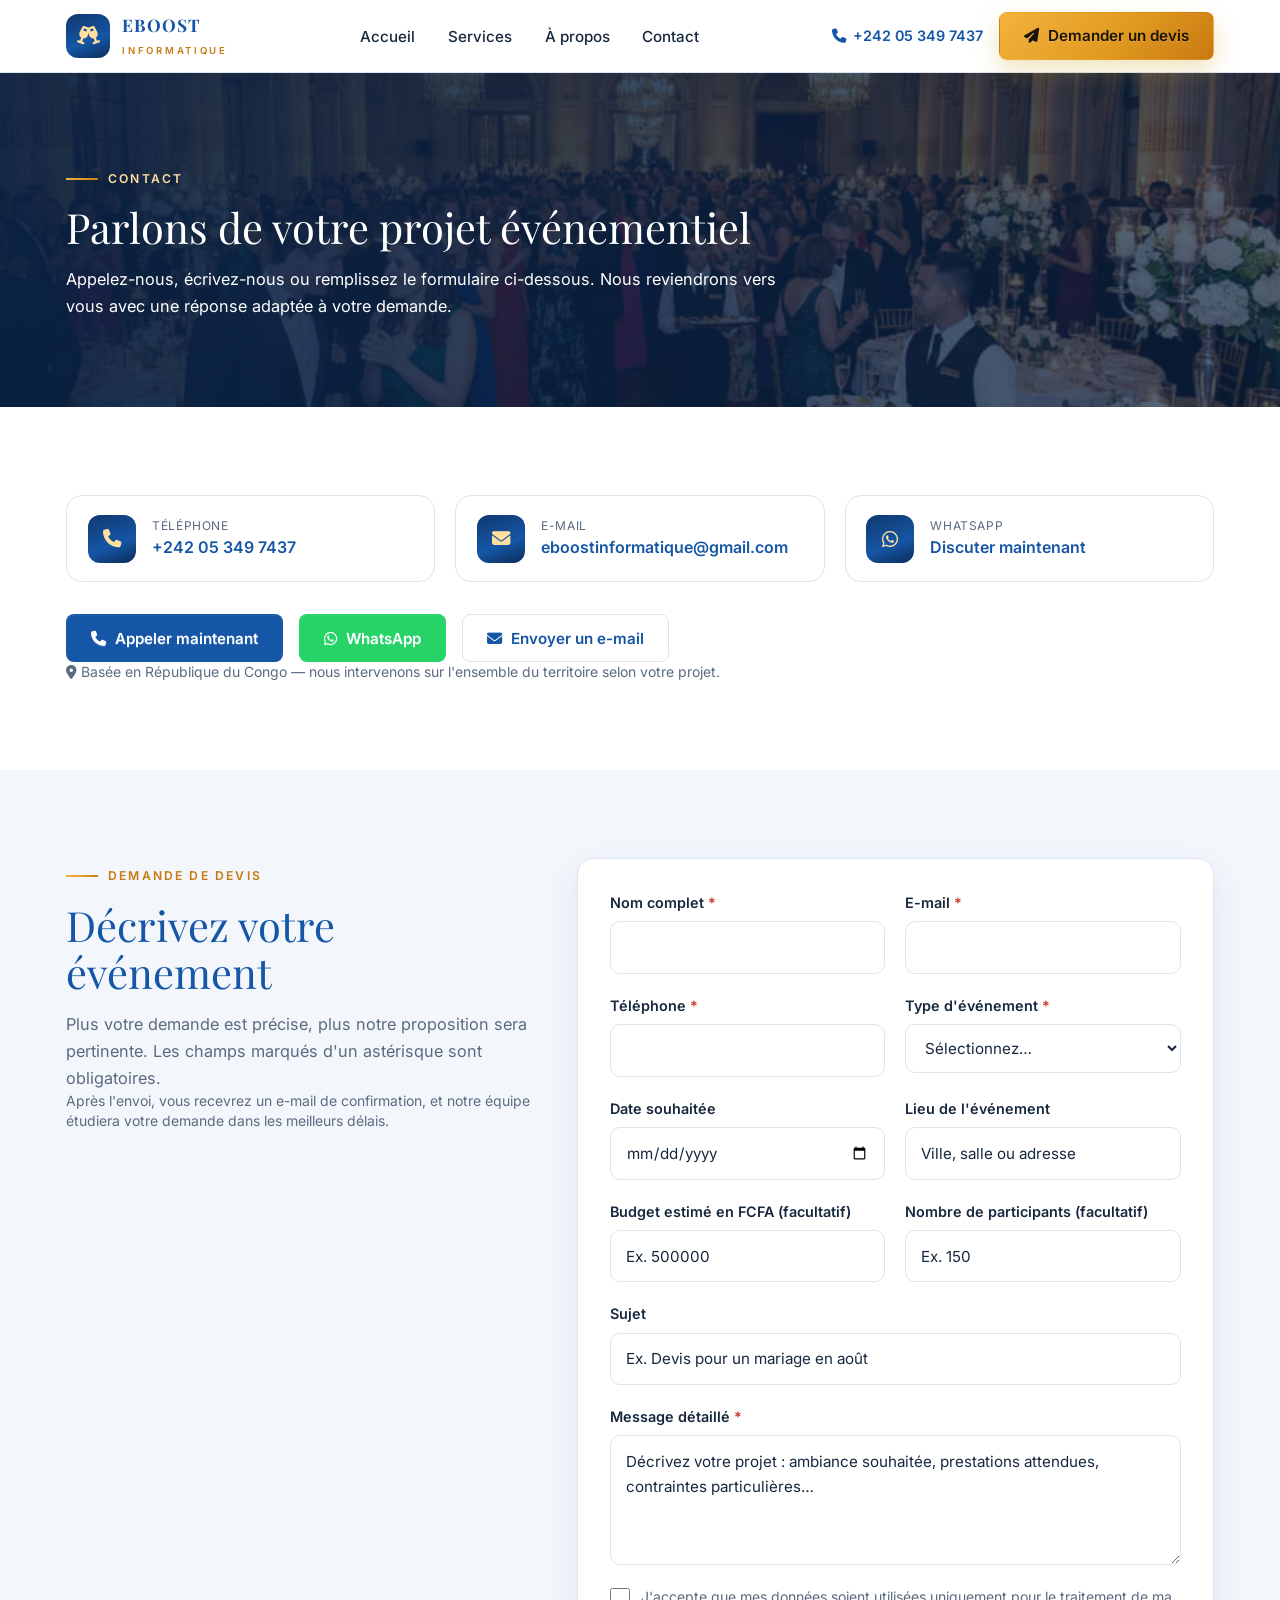
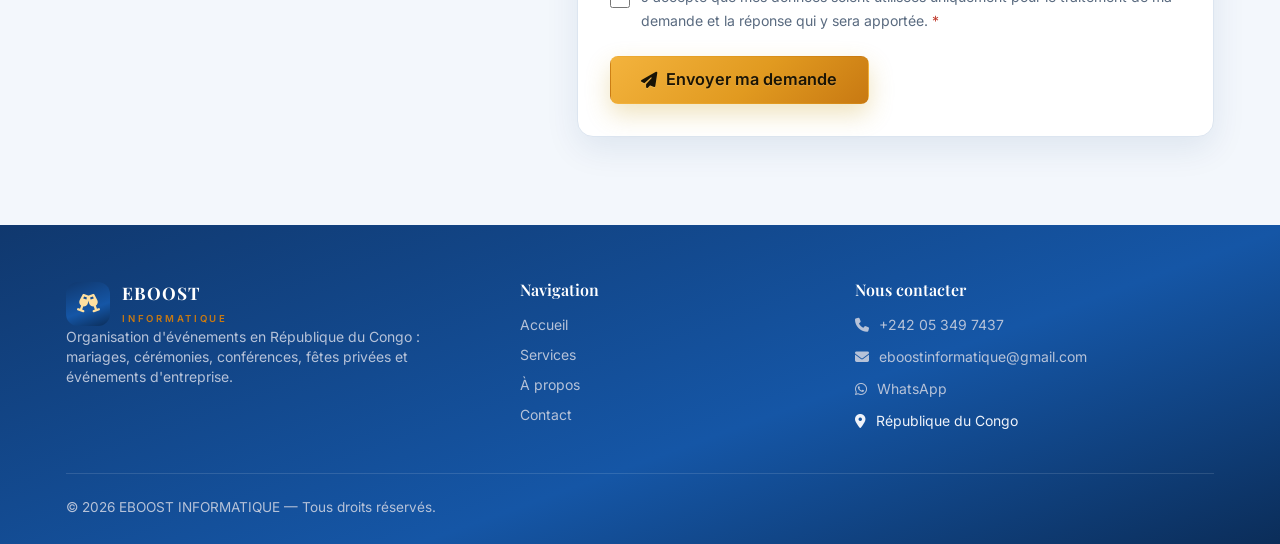
<file: contact7578.html>
<!DOCTYPE html>
<html lang="fr">
<meta http-equiv="content-type" content="text/html;charset=UTF-8" /><!-- /Added by HTTrack -->
<head><script>window.isManagment = "1";</script><base href=""><script>window.IsManagment = "1";window.APP_PROJECT_ID = "c3390dc3084cf55ff1aa9d13dd3f1e20";window.__CDN_BASE_URL__ = "index.html\/\/cdn-cms-s-8-4.f-static.net\/manager\/ai_app_builder\/v3\/assets\/";window.APP_CURRENCIES = {"isActive":false,"currencies":{"USD":{"code":"USD","label":"United States Dollar","symbol":"\u0026#36;","symbolFirst":true,"rate":1,"isDefault":true}}};window.APP_TAX = {"productsTax":"","regions":[{"id":384657976,"regionName":"Rest of the World","countries":{"REST_WORLD":{}},"tax":{"option":"differentTax","differentTax":{"REST_WORLD":0},"basedOn":"shippingAddress","taxCalAfterShipping":false}}],"countryOptions":[{"code":"REST_WORLD","name":"REST_WORLD","states":[],"requiresState":false}]};window.APP_BUILDER_BASE_PATH = "\/manager\/ai_app_builder\/v3";window.APP_BUILDER_REALTIME_ENABLED = true;</script><link rel="stylesheet" href="../cdn-cms-s-8-4.f-static.net/versions/2/system_mini/css/minimize_appBuilder_v30594.css?v=vc1794236070" type="text/css" crossorigin="anonymous"><link rel="dns-prefetch" href="https://images.cdn-files-a.com/">
<!-- Regular Meta Info -->
<title>Contact — Demander un devis événementiel</title>
<meta name="description" content="Contactez EBOOST INFORMATIQUE : +242 05 349 7437 ou eboostinformatique@gmail.com. Décrivez votre événement et recevez une proposition personnalisée.">
<meta name="keywords" content="demande de devis événementiel">
<link rel="canonical" href="contact.html"/>
<!-- Favicon -->
<link rel="shortcut icon" href="../images.cdn-files-a.com/admin/InterfaceStatisFiles/allOther/ads/site123/brand_kit_2026/SITE123-Logo-2026/web/icon-5125ce5.png?aspect_ratio=1:1&amp;width=48&amp;format=png" type="image/x-icon">
<link rel="icon" href="../images.cdn-files-a.com/admin/InterfaceStatisFiles/allOther/ads/site123/brand_kit_2026/SITE123-Logo-2026/web/icon-5125ce5.png?aspect_ratio=1:1&amp;width=48&amp;format=png" type="image/x-icon">
<!-- Facebook Meta Info -->
<meta property="og:url" content="contact.html">
<meta property="og:image" content="">
<meta property="og:description" content="Contactez EBOOST INFORMATIQUE : +242 05 349 7437 ou eboostinformatique@gmail.com. Décrivez votre événement et recevez une proposition personnalisée.">
<meta property="og:title" content="Contact — Demander un devis événementiel">
<meta property="og:site_name" content="Contact — Demander un devis événementiel">
<meta property="og:see_also" content="index.html">
<!-- Google+ Meta Info -->
<meta itemprop="name" content="Contact — Demander un devis événementiel">
<meta itemprop="description" content="Contactez EBOOST INFORMATIQUE : +242 05 349 7437 ou eboostinformatique@gmail.com. Décrivez votre événement et recevez une proposition personnalisée.">
<meta itemprop="image" content="">
<!-- Twitter Meta Info -->
<meta name="twitter:card" content="summary">
<meta name="twitter:url" content="contact.html">
<meta name="twitter:title" content="Contact — Demander un devis événementiel">
<meta name="twitter:description" content="Contactez EBOOST INFORMATIQUE : +242 05 349 7437 ou eboostinformatique@gmail.com. Décrivez votre événement et recevez une proposition personnalisée.">
<meta name="twitter:image" content="">

    <!-- Explain: Shared head content with fonts, Tailwind, daisyUI, and app CSS. -->
<meta charset="UTF-8">
<meta name="viewport" content="width=device-width, initial-scale=1.0">

<link rel="stylesheet" href="../cdn-cms-s-8-4.f-static.net/manager/ai_app_builder/v3/assets/minimize_css/contact184c.css?t=css_y254_67208507&amp;w=12620055">

<link rel="preconnect" href="https://fonts.googleapis.com/">
<link rel="preconnect" href="https://fonts.gstatic.com/" crossorigin>
<link href="https://fonts.googleapis.com/css2?family=Playfair+Display:wght@500;600;700&amp;family=Inter:wght@400;500;600;700&amp;display=swap" rel="stylesheet">
<link rel="stylesheet" href="../cdn-cms-s-8-4.f-static.net/manager/ai_app_builder/v3/assets/css/theme184c.css?t=css_y254_67208507&amp;w=12620055">
<link rel="stylesheet" href="../cdn-cms-s-8-4.f-static.net/manager/ai_app_builder/v3/assets/css/main184c.css?t=css_y254_67208507&amp;w=12620055">
<link rel="stylesheet" href="../cdn-cms-s-8-4.f-static.net/manager/ai_app_builder/v3/assets/css/components184c.css?t=css_y254_67208507&amp;w=12620055">
<link rel="stylesheet" href="../cdn-cms-s-8-4.f-static.net/manager/ai_app_builder/v3/assets/css/layout184c.css?t=css_y254_67208507&amp;w=12620055"></head>
<body class="min-h-screen" style="font-family: var(--font-body); background: var(--background-color); color: var(--text-color);">
    <!-- Explain: Shared site header, now includes a mobile menu toggle and navigation links. -->
<header class="site-header">
    <div class="container-x">
        <nav class="flex items-center justify-between gap-4 py-3" aria-label="Navigation principale">
            <a href="index.html" class="flex items-center gap-3 no-underline" aria-label="EBOOST INFORMATIQUE — Accueil">
                <span class="brand-mark"><i class="fa-solid fa-champagne-glasses" aria-hidden="true"></i></span>
                <span>
                    <span class="brand-name">EBOOST</span>
                    <span class="brand-sub">INFORMATIQUE</span>
                </span>
            </a>

            <ul class="hidden lg:flex items-center gap-1 list-none m-0 p-0">
                <li><a href="index.html" class="nav-link" data-nav="index.html">Accueil</a></li>
                <li><a href="services.html" class="nav-link" data-nav="services.html">Services</a></li>
                <li><a href="a-propos.html" class="nav-link" data-nav="a-propos.html">À propos</a></li>
                <li><a href="contact.html" class="nav-link" data-nav="contact.html">Contact</a></li>
            </ul>

            <div class="hidden lg:flex items-center gap-4">
                <a href="tel:+242053497437" class="header-phone">
                    <i class="fa-solid fa-phone" aria-hidden="true"></i> +242 05 349 7437
                </a>
                <button type="button" class="btn btn-gold" data-devis-open>
                    <i class="fa-solid fa-paper-plane" aria-hidden="true"></i> Demander un devis
                </button>
            </div>

            <button type="button" id="menuToggle" class="menu-toggle lg:hidden" aria-label="Ouvrir le menu" aria-expanded="false" aria-controls="mobileMenu">
                <i class="fa-solid fa-bars" aria-hidden="true"></i>
            </button>
        </nav>
    </div>

    <div id="mobileMenu" class="mobile-menu lg:hidden">
        <nav aria-label="Navigation mobile">
            <a href="index.html" class="mobile-link" data-nav="index.html">Accueil</a>
            <a href="services.html" class="mobile-link" data-nav="services.html">Services</a>
            <a href="a-propos.html" class="mobile-link" data-nav="a-propos.html">À propos</a>
            <a href="contact.html" class="mobile-link" data-nav="contact.html">Contact</a>
            <div class="p-4 flex flex-col gap-3">
                <a href="tel:+242053497437" class="btn btn-outline w-full">
                    <i class="fa-solid fa-phone" aria-hidden="true"></i> Appeler
                </a>
                <a href="https://wa.me/242053497437" target="_blank" rel="noopener" class="btn btn-whatsapp w-full">
                    <i class="fa-brands fa-whatsapp" aria-hidden="true"></i> WhatsApp
                </a>
                <button type="button" class="btn btn-gold w-full" data-devis-open>
                    <i class="fa-solid fa-paper-plane" aria-hidden="true"></i> Demander un devis
                </button>
            </div>
        </nav>
    </div>
</header>    <main id="top">
        <!-- Explain: Contact page introduction section. -->
<section class="section section-alt">
    <div class="container-x">
        <div class="reveal" style="max-width: 46rem;">
            <p class="eyebrow">Contact</p>
            <h1 class="section-title">Parlons de votre projet événementiel</h1>
            <p class="section-sub">Appelez-nous, écrivez-nous ou remplissez le formulaire ci-dessous. Nous reviendrons vers vous avec une réponse adaptée à votre demande.</p>
        </div>
    </div>
</section>        <!-- Explain: Contact page section with contact details and links. -->
<section class="section">
    <div class="container-x">
        <div class="grid gap-5 sm:grid-cols-2 lg:grid-cols-3">
            <a href="tel:+242053497437" class="contact-tile reveal">
                <span class="ct-icon"><i class="fa-solid fa-phone" aria-hidden="true"></i></span>
                <span>
                    <span class="block text-xs uppercase tracking-wider" style="color: var(--text-muted);">Téléphone</span>
                    <span class="block font-semibold text-[var(--primary-color)]">+242 05 349 7437</span>
                </span>
            </a>
            <a href="mailto:eboostinformatique@gmail.com" class="contact-tile reveal">
                <span class="ct-icon"><i class="fa-solid fa-envelope" aria-hidden="true"></i></span>
                <span>
                    <span class="block text-xs uppercase tracking-wider" style="color: var(--text-muted);">E-mail</span>
                    <span class="block font-semibold text-[var(--primary-color)] break-all">eboostinformatique@gmail.com</span>
                </span>
            </a>
            <a href="https://wa.me/242053497437" target="_blank" rel="noopener" class="contact-tile reveal">
                <span class="ct-icon"><i class="fa-brands fa-whatsapp" aria-hidden="true"></i></span>
                <span>
                    <span class="block text-xs uppercase tracking-wider" style="color: var(--text-muted);">WhatsApp</span>
                    <span class="block font-semibold text-[var(--primary-color)]">Discuter maintenant</span>
                </span>
            </a>
        </div>

        <div class="flex flex-wrap gap-4 mt-8 reveal">
            <a href="tel:+242053497437" class="btn btn-navy">
                <i class="fa-solid fa-phone" aria-hidden="true"></i> Appeler maintenant
            </a>
            <a href="https://wa.me/242053497437" target="_blank" rel="noopener" class="btn btn-whatsapp">
                <i class="fa-brands fa-whatsapp" aria-hidden="true"></i> WhatsApp
            </a>
            <a href="mailto:eboostinformatique@gmail.com" class="btn btn-outline">
                <i class="fa-solid fa-envelope" aria-hidden="true"></i> Envoyer un e-mail
            </a>
        </div>

        <p class="mt-6 text-sm reveal" style="color: var(--text-muted);">
            <i class="fa-solid fa-location-dot" aria-hidden="true"></i> Basée en République du Congo — nous intervenons sur l'ensemble du territoire selon votre projet.
        </p>
    </div>
</section>        <!-- Explain: Contact page section with the quote request form. -->
<section class="section section-alt" id="formulaire">
    <div class="container-x">
        <div class="grid gap-10 lg:grid-cols-[0.85fr_1.15fr] items-start">
            <div class="reveal">
                <p class="eyebrow">Demande de devis</p>
                <h2 class="section-title">Décrivez votre événement</h2>
                <p class="section-sub">Plus votre demande est précise, plus notre proposition sera pertinente. Les champs marqués d'un astérisque sont obligatoires.</p>
                <p class="mt-4 text-sm" style="color: var(--text-muted);">Après l'envoi, vous recevrez un e-mail de confirmation, et notre équipe étudiera votre demande dans les meilleurs délais.</p>
            </div>

            <div class="reveal">
                <div id="contactError" class="alert alert-error mb-5" role="alert">
                    <i class="fa-solid fa-triangle-exclamation" aria-hidden="true"></i>
                    Une erreur temporaire est survenue. Vos informations sont conservées : vous pouvez réessayer dans quelques instants.
                </div>

                <div id="contactSuccess" class="alert alert-success mb-5" role="alert">
                    <strong class="block"><i class="fa-solid fa-circle-check" aria-hidden="true"></i> Demande envoyée</strong>
                    <span class="block mt-2">Merci ! Votre demande a bien été enregistrée. Un e-mail de confirmation vient de vous être adressé. Notre équipe vous recontactera prochainement.</span>
                    <button type="button" id="contactReset" class="btn btn-outline mt-4">Envoyer une nouvelle demande</button>
                </div>

                <form id="contactForm" novalidate style="background:#ffffff; border:1px solid var(--border-color); border-radius: var(--radius); padding: clamp(1.25rem, 3vw, 2rem); box-shadow: var(--shadow-soft);">
                    <div class="grid gap-5 sm:grid-cols-2">
                        <div class="field" data-field="name">
                            <label for="cf_name">Nom complet <span class="req">*</span></label>
                            <input type="text" id="cf_name" name="name" autocomplete="name" required>
                            <span class="field-error">Veuillez indiquer votre nom complet.</span>
                        </div>

                        <div class="field" data-field="email">
                            <label for="cf_email">E-mail <span class="req">*</span></label>
                            <input type="email" id="cf_email" name="email" autocomplete="email" required>
                            <span class="field-error">Adresse e-mail invalide.</span>
                        </div>

                        <div class="field" data-field="phone">
                            <label for="cf_phone">Téléphone <span class="req">*</span></label>
                            <input type="tel" id="cf_phone" name="phone" autocomplete="tel" required>
                            <span class="field-error">Veuillez indiquer votre téléphone.</span>
                        </div>

                        <div class="field" data-field="type">
                            <label for="cf_type">Type d'événement <span class="req">*</span></label>
                            <select id="cf_type" name="type" required>
                                <option value="">Sélectionnez…</option>
                                <option value="Mariages">Mariages</option>
                                <option value="Anniversaires">Anniversaires</option>
                                <option value="Cérémonies et réceptions">Cérémonies et réceptions</option>
                                <option value="Conférences et séminaires">Conférences et séminaires</option>
                                <option value="Événements professionnels et d'entreprise">Événements professionnels et d'entreprise</option>
                                <option value="Décoration et aménagement">Décoration et aménagement</option>
                                <option value="Fêtes privées">Fêtes privées</option>
                                <option value="Accompagnement et coordination">Accompagnement et coordination</option>
                                <option value="Autre">Autre</option>
                            </select>
                            <span class="field-error">Veuillez choisir un type d'événement.</span>
                        </div>

                        <div class="field" data-field="date">
                            <label for="cf_date">Date souhaitée</label>
                            <input type="date" id="cf_date" name="date">
                        </div>

                        <div class="field" data-field="place">
                            <label for="cf_place">Lieu de l'événement</label>
                            <input type="text" id="cf_place" name="place" placeholder="Ville, salle ou adresse">
                        </div>

                        <div class="field" data-field="budget">
                            <label for="cf_budget">Budget estimé en FCFA (facultatif)</label>
                            <input type="number" id="cf_budget" name="budget" min="0" step="1000" inputmode="numeric" placeholder="Ex. 500000">
                        </div>

                        <div class="field" data-field="participants">
                            <label for="cf_participants">Nombre de participants (facultatif)</label>
                            <input type="number" id="cf_participants" name="participants" min="0" step="1" inputmode="numeric" placeholder="Ex. 150">
                        </div>

                        <div class="field sm:col-span-2" data-field="subject">
                            <label for="cf_subject">Sujet</label>
                            <input type="text" id="cf_subject" name="subject" placeholder="Ex. Devis pour un mariage en août">
                        </div>

                        <div class="field sm:col-span-2" data-field="message">
                            <label for="cf_message">Message détaillé <span class="req">*</span></label>
                            <textarea id="cf_message" name="message" required placeholder="Décrivez votre projet : ambiance souhaitée, prestations attendues, contraintes particulières…"></textarea>
                            <span class="field-error">Merci de décrire votre projet.</span>
                        </div>

                        <div class="field sm:col-span-2" data-field="consent">
                            <div class="consent-row">
                                <input type="checkbox" id="cf_consent" name="consent" required>
                                <label for="cf_consent">J'accepte que mes données soient utilisées uniquement pour le traitement de ma demande et la réponse qui y sera apportée. <span class="req">*</span></label>
                            </div>
                            <span class="field-error">Votre consentement est nécessaire pour envoyer votre demande.</span>
                        </div>
                    </div>

                    <div class="mt-6">
                        <button type="submit" id="contactSubmit" class="btn btn-gold btn-lg w-full sm:w-auto">
                            <i class="fa-solid fa-paper-plane" aria-hidden="true"></i> Envoyer ma demande
                        </button>
                    </div>
                </form>
            </div>
        </div>
    </div>
</section>    </main>
    <!-- Explain: Shared site footer, including a WhatsApp devis form modal and associated logic. -->
<footer class="site-footer">
    <div class="container-x">
        <div class="footer-grid">
            <div>
                <div class="flex items-center gap-3">
                    <span class="brand-mark"><i class="fa-solid fa-champagne-glasses" aria-hidden="true"></i></span>
                    <span>
                        <span class="brand-name text-white!">EBOOST</span>
                        <span class="brand-sub">INFORMATIQUE</span>
                    </span>
                </div>
                <p class="mt-4 text-sm" style="color: var(--text-on-dark-muted);">
                    Organisation d'événements en République du Congo : mariages, cérémonies, conférences, fêtes privées et événements d'entreprise.
                </p>
            </div>

            <div>
                <h2 class="text-base font-semibold text-white!">Navigation</h2>
                <ul class="mt-4 list-none p-0 m-0 flex flex-col gap-2.5 text-sm">
                    <li><a href="index.html">Accueil</a></li>
                    <li><a href="services.html">Services</a></li>
                    <li><a href="a-propos.html">À propos</a></li>
                    <li><a href="contact.html">Contact</a></li>
                </ul>
            </div>

            <div>
                <h2 class="text-base font-semibold text-white!">Nous contacter</h2>
                <ul class="mt-4 list-none p-0 m-0 flex flex-col gap-3 text-sm">
                    <li>
                        <a href="tel:+242053497437" class="inline-flex items-center gap-2.5">
                            <i class="fa-solid fa-phone" aria-hidden="true"></i> +242 05 349 7437
                        </a>
                    </li>
                    <li>
                        <a href="mailto:eboostinformatique@gmail.com" class="inline-flex items-center gap-2.5 break-all">
                            <i class="fa-solid fa-envelope" aria-hidden="true"></i> eboostinformatique@gmail.com
                        </a>
                    </li>
                    <li>
                        <a href="https://wa.me/242053497437" target="_blank" rel="noopener" class="inline-flex items-center gap-2.5">
                            <i class="fa-brands fa-whatsapp" aria-hidden="true"></i> WhatsApp
                        </a>
                    </li>
                    <li class="inline-flex items-center gap-2.5">
                        <i class="fa-solid fa-location-dot" aria-hidden="true"></i> République du Congo
                    </li>
                </ul>
            </div>
        </div>

        <div class="footer-bottom">
            &copy; <span id="year">2026</span> EBOOST INFORMATIQUE — Tous droits réservés.
        </div>
    </div>
</footer>


<div class="devis-modal" id="devisModal" role="dialog" aria-modal="true" aria-labelledby="devisTitle" aria-hidden="true">
    <div class="devis-panel">
        <button type="button" class="devis-close" id="devisClose" aria-label="Fermer le formulaire de devis">
            <i class="fa-solid fa-xmark" aria-hidden="true"></i>
        </button>

        <div id="devisError" class="alert alert-error mb-4" role="alert">
            <i class="fa-solid fa-triangle-exclamation" aria-hidden="true"></i>
            Une erreur est survenue. Merci de vérifier les informations saisies, puis de réessayer dans quelques instants.
        </div>

        <div id="devisSuccess" class="alert alert-success" role="alert">
            <strong class="block"><i class="fa-solid fa-circle-check" aria-hidden="true"></i> Demande envoyée</strong>
            <span class="block mt-2">Merci ! Votre demande de devis a bien été enregistrée et transmise à EBOOST INFORMATIQUE. Un e-mail de confirmation vient de vous être adressé. Notre équipe vous recontactera prochainement.</span>
            <button type="button" class="btn btn-gold mt-4" id="devisRestart">Rédiger une nouvelle demande</button>
        </div>

        <div id="devisFormWrap">
            <p class="eyebrow">Demande de devis</p>
            <h2 id="devisTitle" class="section-title">Préparons votre demande</h2>
            <p class="section-sub text-sm">Renseignez ces quelques informations : votre demande sera transmise directement à EBOOST INFORMATIQUE et vous recevrez un e-mail de confirmation.</p>

            <form id="devisForm" novalidate class="mt-6 flex flex-col gap-4">
                <div class="field" data-dfield="name">
                    <label for="devisName">Nom complet <span class="req">*</span></label>
                    <input type="text" id="devisName" name="name" autocomplete="name" required>
                    <span class="field-error">Veuillez indiquer votre nom complet.</span>
                </div>

                <div class="grid gap-4 sm:grid-cols-2">
                    <div class="field" data-dfield="phone">
                        <label for="devisPhone">Numéro WhatsApp <span class="req">*</span></label>
                        <input type="tel" id="devisPhone" name="phone" inputmode="tel" autocomplete="tel" placeholder="+242 …" required>
                        <span class="field-error">Veuillez indiquer votre numéro WhatsApp.</span>
                    </div>
                    <div class="field" data-dfield="email">
                        <label for="devisEmail">E-mail <span class="req">*</span></label>
                        <input type="email" id="devisEmail" name="email" autocomplete="email" required>
                        <span class="field-error">Adresse e-mail invalide.</span>
                    </div>
                </div>

                <div class="field" data-dfield="service">
                    <label for="devisService">Service concerné <span class="req">*</span></label>
                    <select id="devisService" name="service" required>
                        <option value="">Sélectionnez un service…</option>
                                                <option value="Mariages">Mariages</option>
                                                <option value="Anniversaires">Anniversaires</option>
                                                <option value="Cérémonies et réceptions">Cérémonies et réceptions</option>
                                                <option value="Conférences et séminaires">Conférences et séminaires</option>
                                                <option value="Événements professionnels et d&#039;entreprise">Événements professionnels et d&#039;entreprise</option>
                                                <option value="Décoration et aménagement">Décoration et aménagement</option>
                                                <option value="Fêtes privées">Fêtes privées</option>
                                                <option value="Accompagnement et coordination">Accompagnement et coordination</option>
                                                <option value="Autre">Autre</option>
                    </select>
                    <span class="field-error">Veuillez choisir un service.</span>
                </div>

                <div class="field" data-dfield="message">
                    <label for="devisMessage">Votre message <span class="req">*</span></label>
                    <textarea id="devisMessage" name="message" required placeholder="Décrivez votre événement : date, lieu, nombre d'invités, ambiance souhaitée…"></textarea>
                    <span class="field-error">Merci d'écrire votre message.</span>
                </div>

                <button type="submit" id="devisSubmit" class="btn btn-gold btn-lg w-full">
                    <i class="fa-solid fa-paper-plane" aria-hidden="true"></i> Envoyer ma demande
                </button>
                <p class="text-xs" style="color: var(--text-muted);">
                    Votre demande est transmise à EBOOST INFORMATIQUE. Vous recevrez un e-mail de confirmation, puis notre équipe vous recontactera prochainement.
                </p>
            </form>
        </div>
    </div>
</div>    <script src="../cdn-cms-s-8-4.f-static.net/manager/ai_app_builder/v3/assets/js/app184c.js?t=css_y254_67208507&amp;w=12620055"></script>
    <script src="../cdn-cms-s-8-4.f-static.net/manager/ai_app_builder/v3/assets/js/contact184c.js?t=css_y254_67208507&amp;w=12620055"></script>
<script>var packageNUM=1;</script>
<script src="../cdn-cms-s-8-4.f-static.net/manager/translation_JS/website_jsTranslations4236.js?l=fr&amp;a=1&amp;v=vc1794236070" crossorigin="anonymous"></script><script>var siteRefTxt="0Nki\/zEIi3zYAwRowcN4EUgrd1VTd0Uza3ZvSHZjQVpkcU5yNEE9PQ==";</script><script src="../cdn-cms-s-8-4.f-static.net/versions/2/system_mini/js/minimize_appBuilder_scripts_v30594.js?v=vc1794236070" crossorigin="anonymous"></script><script src="../cdn-cms-s-8-4.f-static.net/versions/2/system_mini/js/minimize_appBuilderStatistics_scripts_v30594.js?v=vc1794236070" crossorigin="anonymous"></script></body>

</html>
</file>
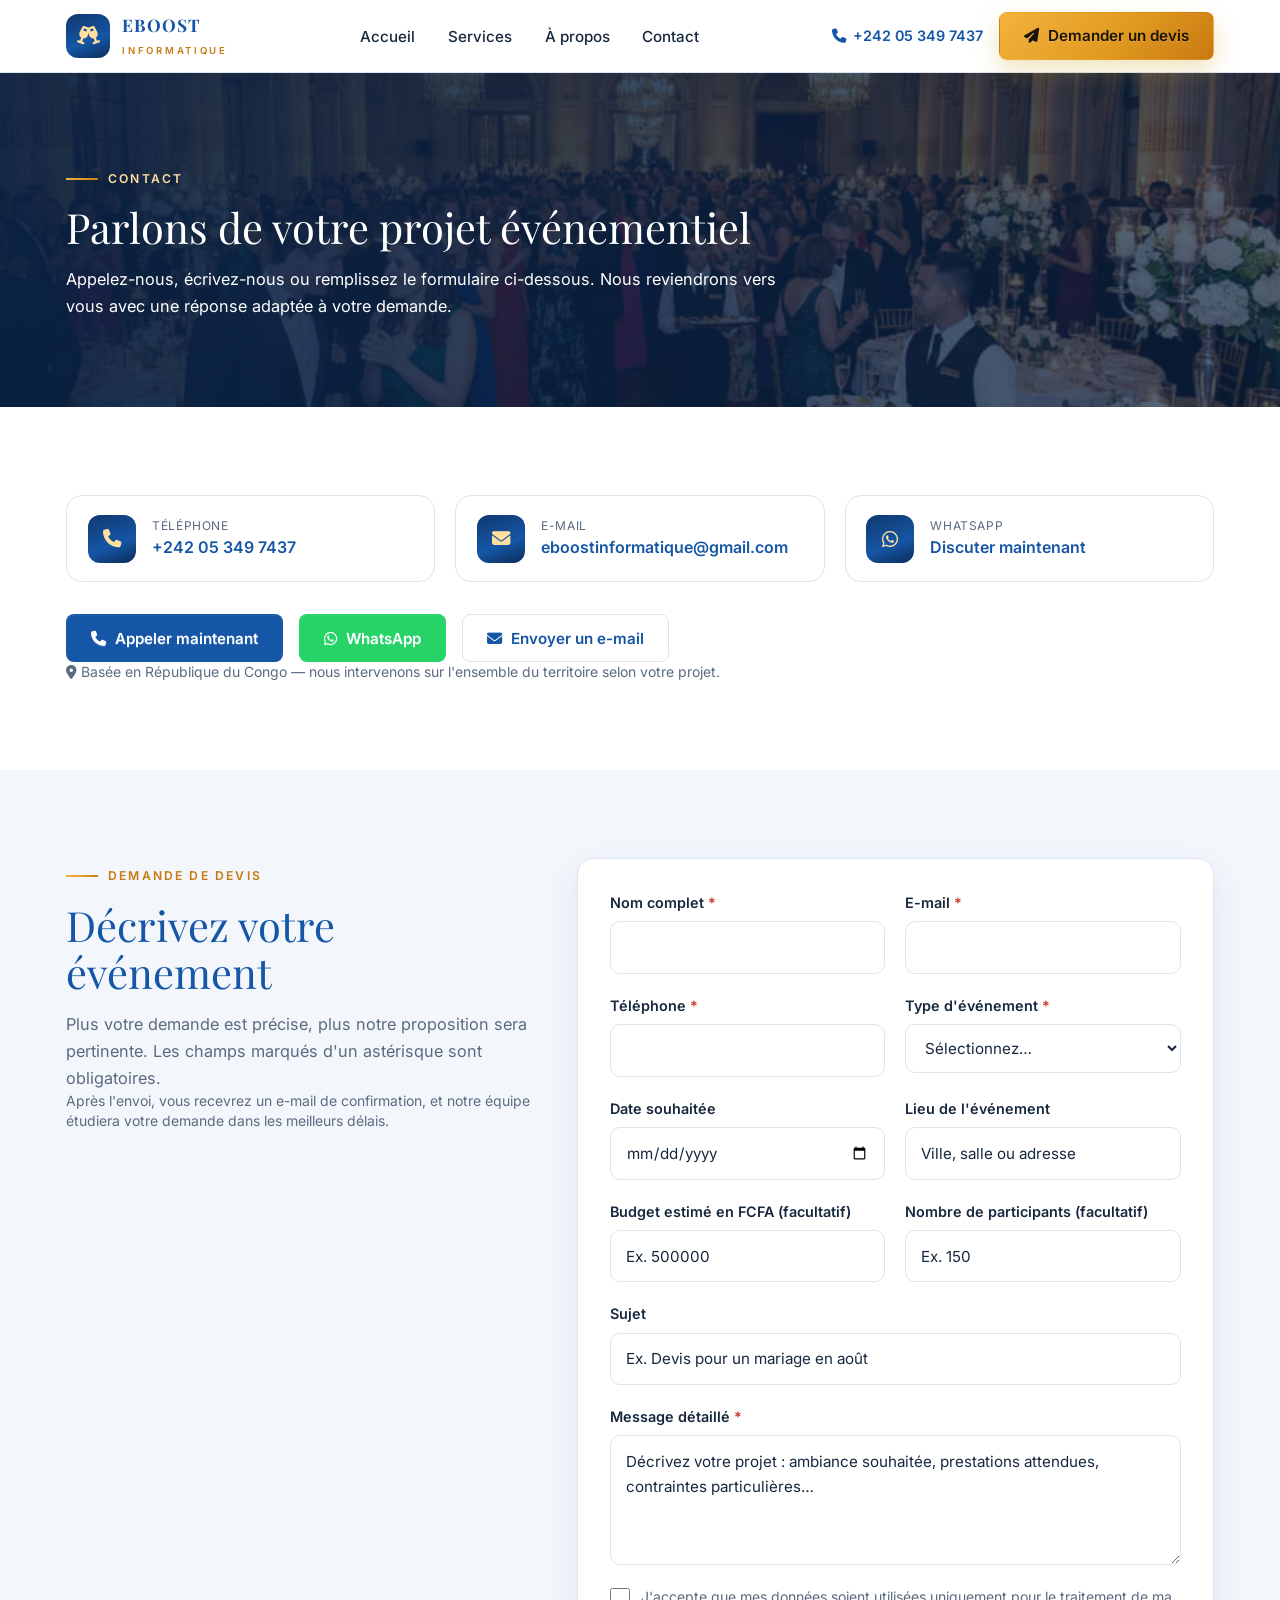
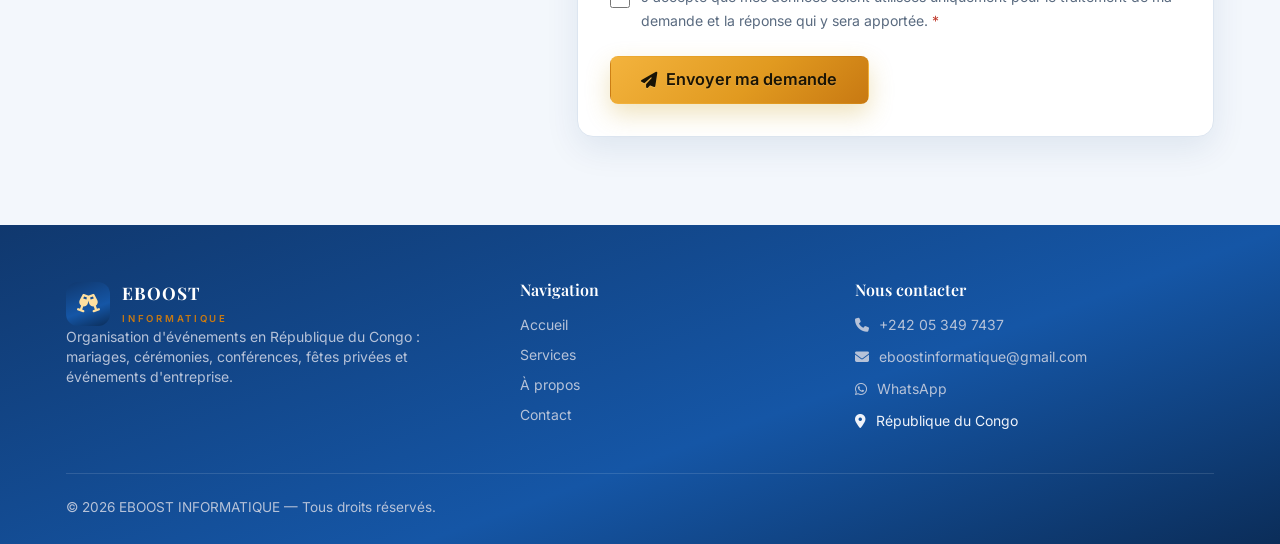
<file: contactdb1b.html>
<!-- Explain: Contact page with information and form. -->

<!DOCTYPE html>
<html lang="fr">
<meta http-equiv="content-type" content="text/html;charset=UTF-8" /><!-- /Added by HTTrack -->
<head><script>window.isManagment = "1";</script><base href=""><script>window.IsManagment = "1";window.APP_PROJECT_ID = "c3390dc3084cf55ff1aa9d13dd3f1e20";window.__CDN_BASE_URL__ = "index.html\/\/cdn-cms-s-8-4.f-static.net\/manager\/ai_app_builder\/v3\/assets\/";window.APP_CURRENCIES = {"isActive":false,"currencies":{"USD":{"code":"USD","label":"United States Dollar","symbol":"\u0026#36;","symbolFirst":true,"rate":1,"isDefault":true}}};window.APP_TAX = {"productsTax":"","regions":[{"id":384657976,"regionName":"Rest of the World","countries":{"REST_WORLD":{}},"tax":{"option":"differentTax","differentTax":{"REST_WORLD":0},"basedOn":"shippingAddress","taxCalAfterShipping":false}}],"countryOptions":[{"code":"REST_WORLD","name":"REST_WORLD","states":[],"requiresState":false}]};window.APP_BUILDER_BASE_PATH = "\/manager\/ai_app_builder\/v3";window.APP_BUILDER_REALTIME_ENABLED = true;</script><link rel="stylesheet" href="../cdn-cms-s-8-4.f-static.net/versions/2/system_mini/css/minimize_appBuilder_v30594.css?v=vc1794236070" type="text/css" crossorigin="anonymous"><link rel="dns-prefetch" href="https://images.cdn-files-a.com/">
<!-- Regular Meta Info -->
<title>Contact — Demander un devis événementiel</title>
<meta name="description" content="Contactez EBOOST INFORMATIQUE : +242 05 349 7437 ou eboostinformatique@gmail.com. Décrivez votre événement et recevez une proposition personnalisée.">
<meta name="keywords" content="demande de devis événementiel">
<link rel="canonical" href="contact.html"/>
<!-- Favicon -->
<link rel="shortcut icon" href="../images.cdn-files-a.com/admin/InterfaceStatisFiles/allOther/ads/site123/brand_kit_2026/SITE123-Logo-2026/web/icon-5125ce5.png?aspect_ratio=1:1&amp;width=48&amp;format=png" type="image/x-icon">
<link rel="icon" href="../images.cdn-files-a.com/admin/InterfaceStatisFiles/allOther/ads/site123/brand_kit_2026/SITE123-Logo-2026/web/icon-5125ce5.png?aspect_ratio=1:1&amp;width=48&amp;format=png" type="image/x-icon">
<!-- Facebook Meta Info -->
<meta property="og:url" content="contact.html">
<meta property="og:image" content="">
<meta property="og:description" content="Contactez EBOOST INFORMATIQUE : +242 05 349 7437 ou eboostinformatique@gmail.com. Décrivez votre événement et recevez une proposition personnalisée.">
<meta property="og:title" content="Contact — Demander un devis événementiel">
<meta property="og:site_name" content="Contact — Demander un devis événementiel">
<meta property="og:see_also" content="index.html">
<!-- Google+ Meta Info -->
<meta itemprop="name" content="Contact — Demander un devis événementiel">
<meta itemprop="description" content="Contactez EBOOST INFORMATIQUE : +242 05 349 7437 ou eboostinformatique@gmail.com. Décrivez votre événement et recevez une proposition personnalisée.">
<meta itemprop="image" content="">
<!-- Twitter Meta Info -->
<meta name="twitter:card" content="summary">
<meta name="twitter:url" content="contact.html">
<meta name="twitter:title" content="Contact — Demander un devis événementiel">
<meta name="twitter:description" content="Contactez EBOOST INFORMATIQUE : +242 05 349 7437 ou eboostinformatique@gmail.com. Décrivez votre événement et recevez une proposition personnalisée.">
<meta name="twitter:image" content="">

    <!-- Explain: Shared head content with fonts, Tailwind, daisyUI, and app CSS. -->
<meta charset="UTF-8">
<meta name="viewport" content="width=device-width, initial-scale=1.0">

<link rel="stylesheet" href="../cdn-cms-s-8-4.f-static.net/manager/ai_app_builder/v3/assets/minimize_css/contact184c.css?t=css_y254_67208507&amp;w=12620055">

<link rel="preconnect" href="https://fonts.googleapis.com/">
<link rel="preconnect" href="https://fonts.gstatic.com/" crossorigin>
<link href="https://fonts.googleapis.com/css2?family=Playfair+Display:wght@500;600;700&amp;family=Inter:wght@400;500;600;700&amp;display=swap" rel="stylesheet">
<link rel="stylesheet" href="../cdn-cms-s-8-4.f-static.net/manager/ai_app_builder/v3/assets/css/theme184c.css?t=css_y254_67208507&amp;w=12620055">
<link rel="stylesheet" href="../cdn-cms-s-8-4.f-static.net/manager/ai_app_builder/v3/assets/css/main184c.css?t=css_y254_67208507&amp;w=12620055">
<link rel="stylesheet" href="../cdn-cms-s-8-4.f-static.net/manager/ai_app_builder/v3/assets/css/components184c.css?t=css_y254_67208507&amp;w=12620055">
<link rel="stylesheet" href="../cdn-cms-s-8-4.f-static.net/manager/ai_app_builder/v3/assets/css/layout184c.css?t=css_y254_67208507&amp;w=12620055"></head>
<body class="min-h-screen" style="font-family: var(--font-body); background: var(--background-color); color: var(--text-color);">
    <!-- Explain: Shared site header, now includes a mobile menu toggle and navigation links. -->
<header class="site-header">
    <div class="container-x">
        <nav class="flex items-center justify-between gap-4 py-3" aria-label="Navigation principale">
            <a href="index.html" class="flex items-center gap-3 no-underline" aria-label="EBOOST INFORMATIQUE — Accueil">
                <span class="brand-mark"><i class="fa-solid fa-champagne-glasses" aria-hidden="true"></i></span>
                <span>
                    <span class="brand-name">EBOOST</span>
                    <span class="brand-sub">INFORMATIQUE</span>
                </span>
            </a>

            <ul class="hidden lg:flex items-center gap-1 list-none m-0 p-0">
                <li><a href="index.html" class="nav-link" data-nav="index.html">Accueil</a></li>
                <li><a href="services.html" class="nav-link" data-nav="services.html">Services</a></li>
                <li><a href="a-propos.html" class="nav-link" data-nav="a-propos.html">À propos</a></li>
                <li><a href="contact.html" class="nav-link" data-nav="contact.html">Contact</a></li>
            </ul>

            <div class="hidden lg:flex items-center gap-4">
                <a href="tel:+242053497437" class="header-phone">
                    <i class="fa-solid fa-phone" aria-hidden="true"></i> +242 05 349 7437
                </a>
                <button type="button" class="btn btn-gold" data-devis-open>
                    <i class="fa-solid fa-paper-plane" aria-hidden="true"></i> Demander un devis
                </button>
            </div>

            <button type="button" id="menuToggle" class="menu-toggle lg:hidden" aria-label="Ouvrir le menu" aria-expanded="false" aria-controls="mobileMenu">
                <i class="fa-solid fa-bars" aria-hidden="true"></i>
            </button>
        </nav>
    </div>

    <div id="mobileMenu" class="mobile-menu lg:hidden">
        <nav aria-label="Navigation mobile">
            <a href="index.html" class="mobile-link" data-nav="index.html">Accueil</a>
            <a href="services.html" class="mobile-link" data-nav="services.html">Services</a>
            <a href="a-propos.html" class="mobile-link" data-nav="a-propos.html">À propos</a>
            <a href="contact.html" class="mobile-link" data-nav="contact.html">Contact</a>
            <div class="p-4 flex flex-col gap-3">
                <a href="tel:+242053497437" class="btn btn-outline w-full">
                    <i class="fa-solid fa-phone" aria-hidden="true"></i> Appeler
                </a>
                <a href="https://wa.me/242053497437" target="_blank" rel="noopener" class="btn btn-whatsapp w-full">
                    <i class="fa-brands fa-whatsapp" aria-hidden="true"></i> WhatsApp
                </a>
                <button type="button" class="btn btn-gold w-full" data-devis-open>
                    <i class="fa-solid fa-paper-plane" aria-hidden="true"></i> Demander un devis
                </button>
            </div>
        </nav>
    </div>
</header>    <main id="top">
        <!-- Explain: Contact page introduction section. -->
<section class="section section-alt">
    <div class="container-x">
        <div class="reveal" style="max-width: 46rem;">
            <p class="eyebrow">Contact</p>
            <h1 class="section-title">Parlons de votre projet événementiel</h1>
            <p class="section-sub">Appelez-nous, écrivez-nous ou remplissez le formulaire ci-dessous. Nous reviendrons vers vous avec une réponse adaptée à votre demande.</p>
        </div>
    </div>
</section>        <!-- Explain: Contact page section with contact details and links. -->
<section class="section">
    <div class="container-x">
        <div class="grid gap-5 sm:grid-cols-2 lg:grid-cols-3">
            <a href="tel:+242053497437" class="contact-tile reveal">
                <span class="ct-icon"><i class="fa-solid fa-phone" aria-hidden="true"></i></span>
                <span>
                    <span class="block text-xs uppercase tracking-wider" style="color: var(--text-muted);">Téléphone</span>
                    <span class="block font-semibold text-[var(--primary-color)]">+242 05 349 7437</span>
                </span>
            </a>
            <a href="mailto:eboostinformatique@gmail.com" class="contact-tile reveal">
                <span class="ct-icon"><i class="fa-solid fa-envelope" aria-hidden="true"></i></span>
                <span>
                    <span class="block text-xs uppercase tracking-wider" style="color: var(--text-muted);">E-mail</span>
                    <span class="block font-semibold text-[var(--primary-color)] break-all">eboostinformatique@gmail.com</span>
                </span>
            </a>
            <a href="https://wa.me/242053497437" target="_blank" rel="noopener" class="contact-tile reveal">
                <span class="ct-icon"><i class="fa-brands fa-whatsapp" aria-hidden="true"></i></span>
                <span>
                    <span class="block text-xs uppercase tracking-wider" style="color: var(--text-muted);">WhatsApp</span>
                    <span class="block font-semibold text-[var(--primary-color)]">Discuter maintenant</span>
                </span>
            </a>
        </div>

        <div class="flex flex-wrap gap-4 mt-8 reveal">
            <a href="tel:+242053497437" class="btn btn-navy">
                <i class="fa-solid fa-phone" aria-hidden="true"></i> Appeler maintenant
            </a>
            <a href="https://wa.me/242053497437" target="_blank" rel="noopener" class="btn btn-whatsapp">
                <i class="fa-brands fa-whatsapp" aria-hidden="true"></i> WhatsApp
            </a>
            <a href="mailto:eboostinformatique@gmail.com" class="btn btn-outline">
                <i class="fa-solid fa-envelope" aria-hidden="true"></i> Envoyer un e-mail
            </a>
        </div>

        <p class="mt-6 text-sm reveal" style="color: var(--text-muted);">
            <i class="fa-solid fa-location-dot" aria-hidden="true"></i> Basée en République du Congo — nous intervenons sur l'ensemble du territoire selon votre projet.
        </p>
    </div>
</section>        <!-- Explain: Contact page section with the quote request form. -->
<section class="section section-alt" id="formulaire">
    <div class="container-x">
        <div class="grid gap-10 lg:grid-cols-[0.85fr_1.15fr] items-start">
            <div class="reveal">
                <p class="eyebrow">Demande de devis</p>
                <h2 class="section-title">Décrivez votre événement</h2>
                <p class="section-sub">Plus votre demande est précise, plus notre proposition sera pertinente. Les champs marqués d'un astérisque sont obligatoires.</p>
                <p class="mt-4 text-sm" style="color: var(--text-muted);">Après l'envoi, vous recevrez un e-mail de confirmation, et notre équipe étudiera votre demande dans les meilleurs délais.</p>
            </div>

            <div class="reveal">
                <div id="contactError" class="alert alert-error mb-5" role="alert">
                    <i class="fa-solid fa-triangle-exclamation" aria-hidden="true"></i>
                    Une erreur temporaire est survenue. Vos informations sont conservées : vous pouvez réessayer dans quelques instants.
                </div>

                <div id="contactSuccess" class="alert alert-success mb-5" role="alert">
                    <strong class="block"><i class="fa-solid fa-circle-check" aria-hidden="true"></i> Demande envoyée</strong>
                    <span class="block mt-2">Merci ! Votre demande a bien été enregistrée. Un e-mail de confirmation vient de vous être adressé. Notre équipe vous recontactera prochainement.</span>
                    <button type="button" id="contactReset" class="btn btn-outline mt-4">Envoyer une nouvelle demande</button>
                </div>

                <form id="contactForm" novalidate style="background:#ffffff; border:1px solid var(--border-color); border-radius: var(--radius); padding: clamp(1.25rem, 3vw, 2rem); box-shadow: var(--shadow-soft);">
                    <div class="grid gap-5 sm:grid-cols-2">
                        <div class="field" data-field="name">
                            <label for="cf_name">Nom complet <span class="req">*</span></label>
                            <input type="text" id="cf_name" name="name" autocomplete="name" required>
                            <span class="field-error">Veuillez indiquer votre nom complet.</span>
                        </div>

                        <div class="field" data-field="email">
                            <label for="cf_email">E-mail <span class="req">*</span></label>
                            <input type="email" id="cf_email" name="email" autocomplete="email" required>
                            <span class="field-error">Adresse e-mail invalide.</span>
                        </div>

                        <div class="field" data-field="phone">
                            <label for="cf_phone">Téléphone <span class="req">*</span></label>
                            <input type="tel" id="cf_phone" name="phone" autocomplete="tel" required>
                            <span class="field-error">Veuillez indiquer votre téléphone.</span>
                        </div>

                        <div class="field" data-field="type">
                            <label for="cf_type">Type d'événement <span class="req">*</span></label>
                            <select id="cf_type" name="type" required>
                                <option value="">Sélectionnez…</option>
                                <option value="Mariages">Mariages</option>
                                <option value="Anniversaires">Anniversaires</option>
                                <option value="Cérémonies et réceptions">Cérémonies et réceptions</option>
                                <option value="Conférences et séminaires">Conférences et séminaires</option>
                                <option value="Événements professionnels et d'entreprise">Événements professionnels et d'entreprise</option>
                                <option value="Décoration et aménagement">Décoration et aménagement</option>
                                <option value="Fêtes privées">Fêtes privées</option>
                                <option value="Accompagnement et coordination">Accompagnement et coordination</option>
                                <option value="Autre">Autre</option>
                            </select>
                            <span class="field-error">Veuillez choisir un type d'événement.</span>
                        </div>

                        <div class="field" data-field="date">
                            <label for="cf_date">Date souhaitée</label>
                            <input type="date" id="cf_date" name="date">
                        </div>

                        <div class="field" data-field="place">
                            <label for="cf_place">Lieu de l'événement</label>
                            <input type="text" id="cf_place" name="place" placeholder="Ville, salle ou adresse">
                        </div>

                        <div class="field" data-field="budget">
                            <label for="cf_budget">Budget estimé en FCFA (facultatif)</label>
                            <input type="number" id="cf_budget" name="budget" min="0" step="1000" inputmode="numeric" placeholder="Ex. 500000">
                        </div>

                        <div class="field" data-field="participants">
                            <label for="cf_participants">Nombre de participants (facultatif)</label>
                            <input type="number" id="cf_participants" name="participants" min="0" step="1" inputmode="numeric" placeholder="Ex. 150">
                        </div>

                        <div class="field sm:col-span-2" data-field="subject">
                            <label for="cf_subject">Sujet</label>
                            <input type="text" id="cf_subject" name="subject" placeholder="Ex. Devis pour un mariage en août">
                        </div>

                        <div class="field sm:col-span-2" data-field="message">
                            <label for="cf_message">Message détaillé <span class="req">*</span></label>
                            <textarea id="cf_message" name="message" required placeholder="Décrivez votre projet : ambiance souhaitée, prestations attendues, contraintes particulières…"></textarea>
                            <span class="field-error">Merci de décrire votre projet.</span>
                        </div>

                        <div class="field sm:col-span-2" data-field="consent">
                            <div class="consent-row">
                                <input type="checkbox" id="cf_consent" name="consent" required>
                                <label for="cf_consent">J'accepte que mes données soient utilisées uniquement pour le traitement de ma demande et la réponse qui y sera apportée. <span class="req">*</span></label>
                            </div>
                            <span class="field-error">Votre consentement est nécessaire pour envoyer votre demande.</span>
                        </div>
                    </div>

                    <div class="mt-6">
                        <button type="submit" id="contactSubmit" class="btn btn-gold btn-lg w-full sm:w-auto">
                            <i class="fa-solid fa-paper-plane" aria-hidden="true"></i> Envoyer ma demande
                        </button>
                    </div>
                </form>
            </div>
        </div>
    </div>
</section>    </main>
    <!-- Explain: Shared site footer, including a WhatsApp devis form modal and associated logic. -->
<footer class="site-footer">
    <div class="container-x">
        <div class="footer-grid">
            <div>
                <div class="flex items-center gap-3">
                    <span class="brand-mark"><i class="fa-solid fa-champagne-glasses" aria-hidden="true"></i></span>
                    <span>
                        <span class="brand-name text-white!">EBOOST</span>
                        <span class="brand-sub">INFORMATIQUE</span>
                    </span>
                </div>
                <p class="mt-4 text-sm" style="color: var(--text-on-dark-muted);">
                    Organisation d'événements en République du Congo : mariages, cérémonies, conférences, fêtes privées et événements d'entreprise.
                </p>
            </div>

            <div>
                <h2 class="text-base font-semibold text-white!">Navigation</h2>
                <ul class="mt-4 list-none p-0 m-0 flex flex-col gap-2.5 text-sm">
                    <li><a href="index.html">Accueil</a></li>
                    <li><a href="services.html">Services</a></li>
                    <li><a href="a-propos.html">À propos</a></li>
                    <li><a href="contact.html">Contact</a></li>
                </ul>
            </div>

            <div>
                <h2 class="text-base font-semibold text-white!">Nous contacter</h2>
                <ul class="mt-4 list-none p-0 m-0 flex flex-col gap-3 text-sm">
                    <li>
                        <a href="tel:+242053497437" class="inline-flex items-center gap-2.5">
                            <i class="fa-solid fa-phone" aria-hidden="true"></i> +242 05 349 7437
                        </a>
                    </li>
                    <li>
                        <a href="mailto:eboostinformatique@gmail.com" class="inline-flex items-center gap-2.5 break-all">
                            <i class="fa-solid fa-envelope" aria-hidden="true"></i> eboostinformatique@gmail.com
                        </a>
                    </li>
                    <li>
                        <a href="https://wa.me/242053497437" target="_blank" rel="noopener" class="inline-flex items-center gap-2.5">
                            <i class="fa-brands fa-whatsapp" aria-hidden="true"></i> WhatsApp
                        </a>
                    </li>
                    <li class="inline-flex items-center gap-2.5">
                        <i class="fa-solid fa-location-dot" aria-hidden="true"></i> République du Congo
                    </li>
                </ul>
            </div>
        </div>

        <div class="footer-bottom">
            &copy; <span id="year">2026</span> EBOOST INFORMATIQUE — Tous droits réservés.
        </div>
    </div>
</footer>


<div class="devis-modal" id="devisModal" role="dialog" aria-modal="true" aria-labelledby="devisTitle" aria-hidden="true">
    <div class="devis-panel">
        <button type="button" class="devis-close" id="devisClose" aria-label="Fermer le formulaire de devis">
            <i class="fa-solid fa-xmark" aria-hidden="true"></i>
        </button>

        <div id="devisError" class="alert alert-error mb-4" role="alert">
            <i class="fa-solid fa-triangle-exclamation" aria-hidden="true"></i>
            Une erreur est survenue. Merci de vérifier les informations saisies, puis de réessayer dans quelques instants.
        </div>

        <div id="devisSuccess" class="alert alert-success" role="alert">
            <strong class="block"><i class="fa-solid fa-circle-check" aria-hidden="true"></i> Demande envoyée</strong>
            <span class="block mt-2">Merci ! Votre demande de devis a bien été enregistrée et transmise à EBOOST INFORMATIQUE. Un e-mail de confirmation vient de vous être adressé. Notre équipe vous recontactera prochainement.</span>
            <button type="button" class="btn btn-gold mt-4" id="devisRestart">Rédiger une nouvelle demande</button>
        </div>

        <div id="devisFormWrap">
            <p class="eyebrow">Demande de devis</p>
            <h2 id="devisTitle" class="section-title">Préparons votre demande</h2>
            <p class="section-sub text-sm">Renseignez ces quelques informations : votre demande sera transmise directement à EBOOST INFORMATIQUE et vous recevrez un e-mail de confirmation.</p>

            <form id="devisForm" novalidate class="mt-6 flex flex-col gap-4">
                <div class="field" data-dfield="name">
                    <label for="devisName">Nom complet <span class="req">*</span></label>
                    <input type="text" id="devisName" name="name" autocomplete="name" required>
                    <span class="field-error">Veuillez indiquer votre nom complet.</span>
                </div>

                <div class="grid gap-4 sm:grid-cols-2">
                    <div class="field" data-dfield="phone">
                        <label for="devisPhone">Numéro WhatsApp <span class="req">*</span></label>
                        <input type="tel" id="devisPhone" name="phone" inputmode="tel" autocomplete="tel" placeholder="+242 …" required>
                        <span class="field-error">Veuillez indiquer votre numéro WhatsApp.</span>
                    </div>
                    <div class="field" data-dfield="email">
                        <label for="devisEmail">E-mail <span class="req">*</span></label>
                        <input type="email" id="devisEmail" name="email" autocomplete="email" required>
                        <span class="field-error">Adresse e-mail invalide.</span>
                    </div>
                </div>

                <div class="field" data-dfield="service">
                    <label for="devisService">Service concerné <span class="req">*</span></label>
                    <select id="devisService" name="service" required>
                        <option value="">Sélectionnez un service…</option>
                                                <option value="Mariages">Mariages</option>
                                                <option value="Anniversaires">Anniversaires</option>
                                                <option value="Cérémonies et réceptions">Cérémonies et réceptions</option>
                                                <option value="Conférences et séminaires">Conférences et séminaires</option>
                                                <option value="Événements professionnels et d&#039;entreprise">Événements professionnels et d&#039;entreprise</option>
                                                <option value="Décoration et aménagement">Décoration et aménagement</option>
                                                <option value="Fêtes privées">Fêtes privées</option>
                                                <option value="Accompagnement et coordination">Accompagnement et coordination</option>
                                                <option value="Autre">Autre</option>
                    </select>
                    <span class="field-error">Veuillez choisir un service.</span>
                </div>

                <div class="field" data-dfield="message">
                    <label for="devisMessage">Votre message <span class="req">*</span></label>
                    <textarea id="devisMessage" name="message" required placeholder="Décrivez votre événement : date, lieu, nombre d'invités, ambiance souhaitée…"></textarea>
                    <span class="field-error">Merci d'écrire votre message.</span>
                </div>

                <button type="submit" id="devisSubmit" class="btn btn-gold btn-lg w-full">
                    <i class="fa-solid fa-paper-plane" aria-hidden="true"></i> Envoyer ma demande
                </button>
                <p class="text-xs" style="color: var(--text-muted);">
                    Votre demande est transmise à EBOOST INFORMATIQUE. Vous recevrez un e-mail de confirmation, puis notre équipe vous recontactera prochainement.
                </p>
            </form>
        </div>
    </div>
</div>    <script src="../cdn-cms-s-8-4.f-static.net/manager/ai_app_builder/v3/assets/js/app184c.js?t=css_y254_67208507&amp;w=12620055"></script>
    <script src="../cdn-cms-s-8-4.f-static.net/manager/ai_app_builder/v3/assets/js/contact184c.js?t=css_y254_67208507&amp;w=12620055"></script>
<script>var packageNUM=1;</script>
<script src="../cdn-cms-s-8-4.f-static.net/manager/translation_JS/website_jsTranslations4236.js?l=fr&amp;a=1&amp;v=vc1794236070" crossorigin="anonymous"></script><script>var siteRefTxt="0Nki\/zEIi3zYAwRowcN4EUgrd1VTd0Uza3ZvSHZjQVpkcU5yNEE9PQ==";</script><script src="../cdn-cms-s-8-4.f-static.net/versions/2/system_mini/js/minimize_appBuilder_scripts_v30594.js?v=vc1794236070" crossorigin="anonymous"></script><script src="../cdn-cms-s-8-4.f-static.net/versions/2/system_mini/js/minimize_appBuilderStatistics_scripts_v30594.js?v=vc1794236070" crossorigin="anonymous"></script></body>

</html>
</file>
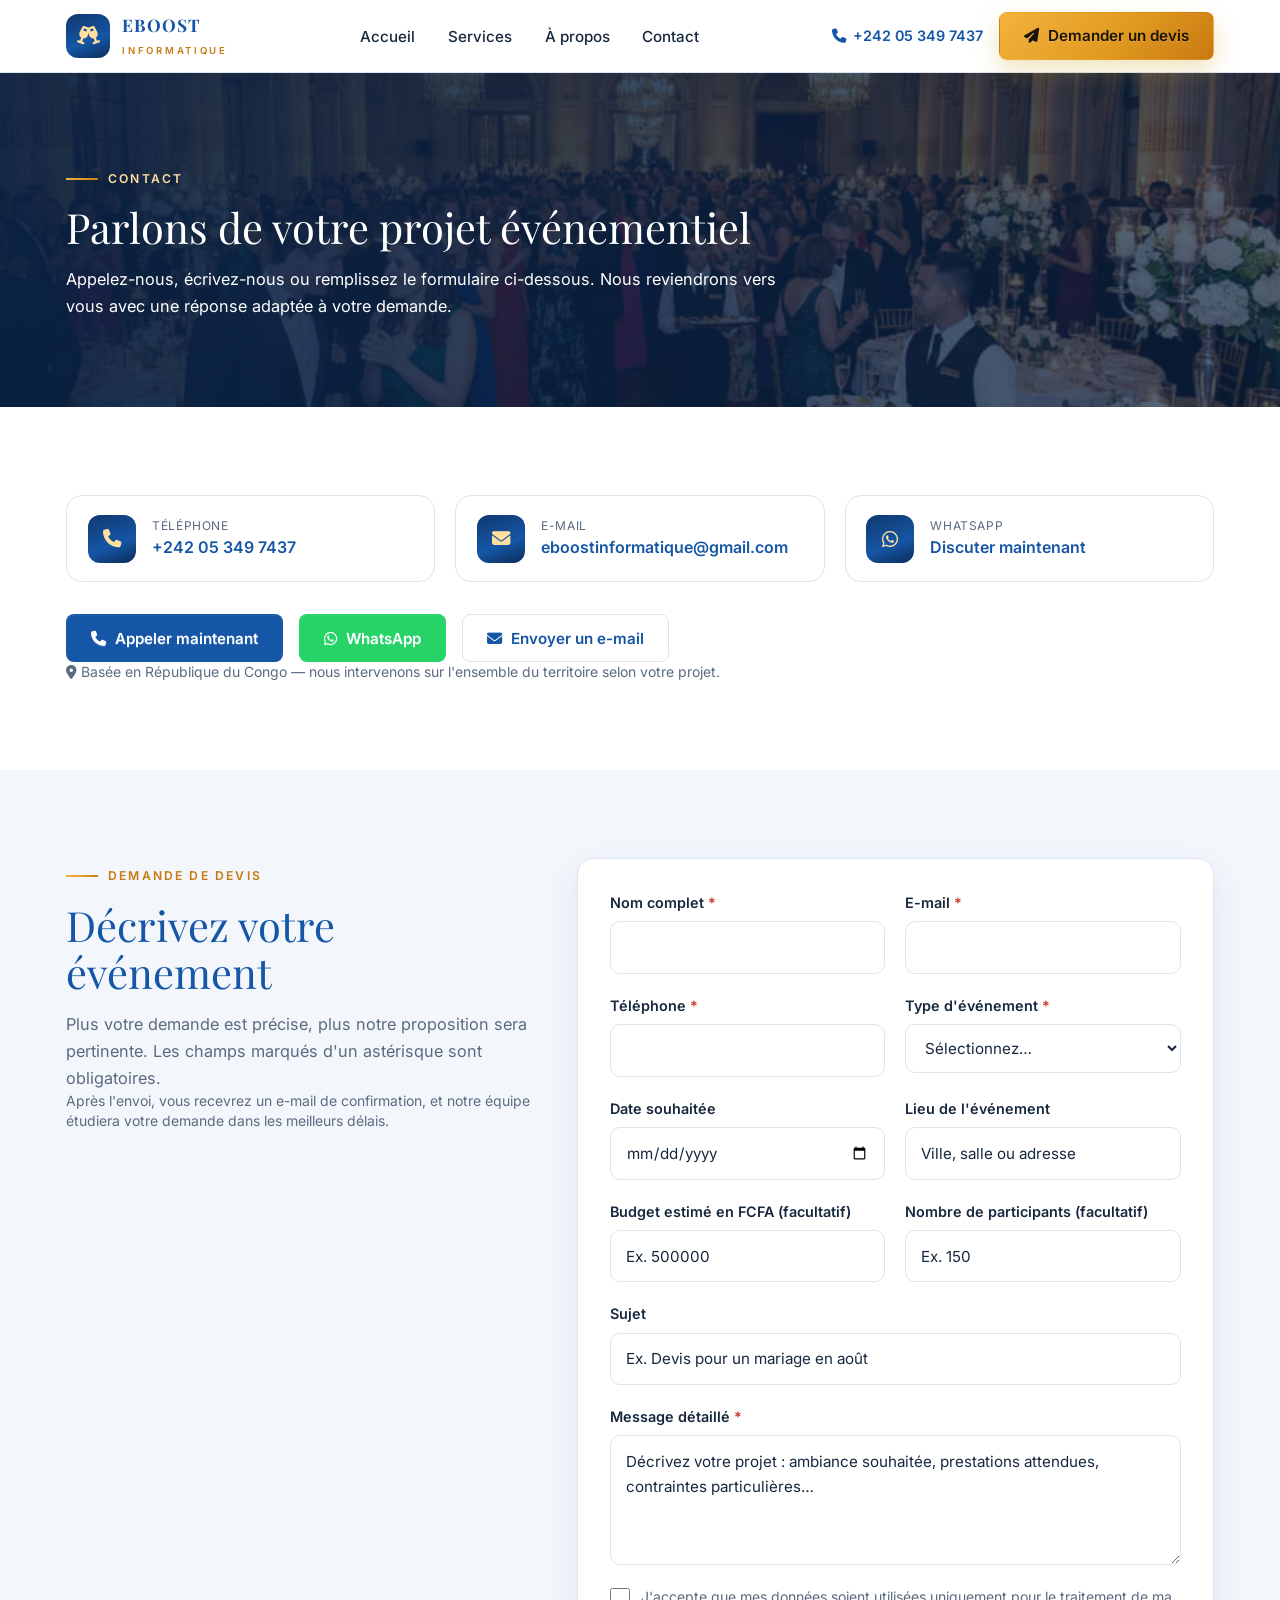
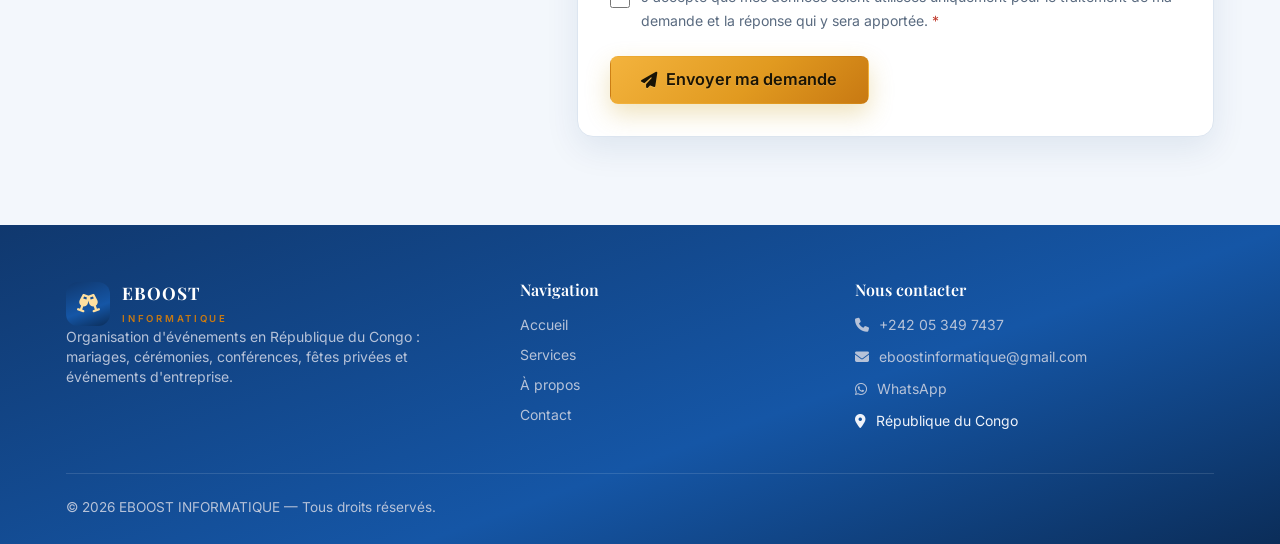
<file: contacte329.html>
<!-- Explain: Contact page with information and form. -->

<!DOCTYPE html>
<html lang="fr">
<meta http-equiv="content-type" content="text/html;charset=UTF-8" /><!-- /Added by HTTrack -->
<head><script>window.isManagment = "1";</script><base href=""><script>window.IsManagment = "1";window.APP_PROJECT_ID = "c3390dc3084cf55ff1aa9d13dd3f1e20";window.__CDN_BASE_URL__ = "index.html\/\/cdn-cms-s-8-4.f-static.net\/manager\/ai_app_builder\/v3\/assets\/";window.APP_CURRENCIES = {"isActive":false,"currencies":{"USD":{"code":"USD","label":"United States Dollar","symbol":"\u0026#36;","symbolFirst":true,"rate":1,"isDefault":true}}};window.APP_TAX = {"productsTax":"","regions":[{"id":384657976,"regionName":"Rest of the World","countries":{"REST_WORLD":{}},"tax":{"option":"differentTax","differentTax":{"REST_WORLD":0},"basedOn":"shippingAddress","taxCalAfterShipping":false}}],"countryOptions":[{"code":"REST_WORLD","name":"REST_WORLD","states":[],"requiresState":false}]};window.APP_BUILDER_BASE_PATH = "\/manager\/ai_app_builder\/v3";window.APP_BUILDER_REALTIME_ENABLED = true;</script><link rel="stylesheet" href="../cdn-cms-s-8-4.f-static.net/versions/2/system_mini/css/minimize_appBuilder_v30594.css?v=vc1794236070" type="text/css" crossorigin="anonymous"><link rel="dns-prefetch" href="https://images.cdn-files-a.com/">
<!-- Regular Meta Info -->
<title>Contact — Demander un devis événementiel</title>
<meta name="description" content="Contactez EBOOST INFORMATIQUE : +242 05 349 7437 ou eboostinformatique@gmail.com. Décrivez votre événement et recevez une proposition personnalisée.">
<meta name="keywords" content="demande de devis événementiel">
<link rel="canonical" href="contact.html"/>
<!-- Favicon -->
<link rel="shortcut icon" href="../images.cdn-files-a.com/admin/InterfaceStatisFiles/allOther/ads/site123/brand_kit_2026/SITE123-Logo-2026/web/icon-5125ce5.png?aspect_ratio=1:1&amp;width=48&amp;format=png" type="image/x-icon">
<link rel="icon" href="../images.cdn-files-a.com/admin/InterfaceStatisFiles/allOther/ads/site123/brand_kit_2026/SITE123-Logo-2026/web/icon-5125ce5.png?aspect_ratio=1:1&amp;width=48&amp;format=png" type="image/x-icon">
<!-- Facebook Meta Info -->
<meta property="og:url" content="contact.html">
<meta property="og:image" content="">
<meta property="og:description" content="Contactez EBOOST INFORMATIQUE : +242 05 349 7437 ou eboostinformatique@gmail.com. Décrivez votre événement et recevez une proposition personnalisée.">
<meta property="og:title" content="Contact — Demander un devis événementiel">
<meta property="og:site_name" content="Contact — Demander un devis événementiel">
<meta property="og:see_also" content="index.html">
<!-- Google+ Meta Info -->
<meta itemprop="name" content="Contact — Demander un devis événementiel">
<meta itemprop="description" content="Contactez EBOOST INFORMATIQUE : +242 05 349 7437 ou eboostinformatique@gmail.com. Décrivez votre événement et recevez une proposition personnalisée.">
<meta itemprop="image" content="">
<!-- Twitter Meta Info -->
<meta name="twitter:card" content="summary">
<meta name="twitter:url" content="contact.html">
<meta name="twitter:title" content="Contact — Demander un devis événementiel">
<meta name="twitter:description" content="Contactez EBOOST INFORMATIQUE : +242 05 349 7437 ou eboostinformatique@gmail.com. Décrivez votre événement et recevez une proposition personnalisée.">
<meta name="twitter:image" content="">

    <!-- Explain: Shared head content with fonts, Tailwind, daisyUI, and app CSS. -->
<meta charset="UTF-8">
<meta name="viewport" content="width=device-width, initial-scale=1.0">

<link rel="stylesheet" href="../cdn-cms-s-8-4.f-static.net/manager/ai_app_builder/v3/assets/minimize_css/contact184c.css?t=css_y254_67208507&amp;w=12620055">

<link rel="preconnect" href="https://fonts.googleapis.com/">
<link rel="preconnect" href="https://fonts.gstatic.com/" crossorigin>
<link href="https://fonts.googleapis.com/css2?family=Playfair+Display:wght@500;600;700&amp;family=Inter:wght@400;500;600;700&amp;display=swap" rel="stylesheet">
<link rel="stylesheet" href="../cdn-cms-s-8-4.f-static.net/manager/ai_app_builder/v3/assets/css/theme184c.css?t=css_y254_67208507&amp;w=12620055">
<link rel="stylesheet" href="../cdn-cms-s-8-4.f-static.net/manager/ai_app_builder/v3/assets/css/main184c.css?t=css_y254_67208507&amp;w=12620055">
<link rel="stylesheet" href="../cdn-cms-s-8-4.f-static.net/manager/ai_app_builder/v3/assets/css/components184c.css?t=css_y254_67208507&amp;w=12620055">
<link rel="stylesheet" href="../cdn-cms-s-8-4.f-static.net/manager/ai_app_builder/v3/assets/css/layout184c.css?t=css_y254_67208507&amp;w=12620055"></head>
<body class="min-h-screen" style="font-family: var(--font-body); background: var(--background-color); color: var(--text-color);">
    <!-- Explain: Shared site header, now includes a mobile menu toggle and navigation links. -->
<header class="site-header">
    <div class="container-x">
        <nav class="flex items-center justify-between gap-4 py-3" aria-label="Navigation principale">
            <a href="index.html" class="flex items-center gap-3 no-underline" aria-label="EBOOST INFORMATIQUE — Accueil">
                <span class="brand-mark"><i class="fa-solid fa-champagne-glasses" aria-hidden="true"></i></span>
                <span>
                    <span class="brand-name">EBOOST</span>
                    <span class="brand-sub">INFORMATIQUE</span>
                </span>
            </a>

            <ul class="hidden lg:flex items-center gap-1 list-none m-0 p-0">
                <li><a href="index.html" class="nav-link" data-nav="index.html">Accueil</a></li>
                <li><a href="services.html" class="nav-link" data-nav="services.html">Services</a></li>
                <li><a href="a-propos.html" class="nav-link" data-nav="a-propos.html">À propos</a></li>
                <li><a href="contact.html" class="nav-link" data-nav="contact.html">Contact</a></li>
            </ul>

            <div class="hidden lg:flex items-center gap-4">
                <a href="tel:+242053497437" class="header-phone">
                    <i class="fa-solid fa-phone" aria-hidden="true"></i> +242 05 349 7437
                </a>
                <button type="button" class="btn btn-gold" data-devis-open>
                    <i class="fa-solid fa-paper-plane" aria-hidden="true"></i> Demander un devis
                </button>
            </div>

            <button type="button" id="menuToggle" class="menu-toggle lg:hidden" aria-label="Ouvrir le menu" aria-expanded="false" aria-controls="mobileMenu">
                <i class="fa-solid fa-bars" aria-hidden="true"></i>
            </button>
        </nav>
    </div>

    <div id="mobileMenu" class="mobile-menu lg:hidden">
        <nav aria-label="Navigation mobile">
            <a href="index.html" class="mobile-link" data-nav="index.html">Accueil</a>
            <a href="services.html" class="mobile-link" data-nav="services.html">Services</a>
            <a href="a-propos.html" class="mobile-link" data-nav="a-propos.html">À propos</a>
            <a href="contact.html" class="mobile-link" data-nav="contact.html">Contact</a>
            <div class="p-4 flex flex-col gap-3">
                <a href="tel:+242053497437" class="btn btn-outline w-full">
                    <i class="fa-solid fa-phone" aria-hidden="true"></i> Appeler
                </a>
                <a href="https://wa.me/242053497437" target="_blank" rel="noopener" class="btn btn-whatsapp w-full">
                    <i class="fa-brands fa-whatsapp" aria-hidden="true"></i> WhatsApp
                </a>
                <button type="button" class="btn btn-gold w-full" data-devis-open>
                    <i class="fa-solid fa-paper-plane" aria-hidden="true"></i> Demander un devis
                </button>
            </div>
        </nav>
    </div>
</header>    <main id="top">
        <!-- Explain: Contact page introduction section. -->
<section class="section section-alt">
    <div class="container-x">
        <div class="reveal" style="max-width: 46rem;">
            <p class="eyebrow">Contact</p>
            <h1 class="section-title">Parlons de votre projet événementiel</h1>
            <p class="section-sub">Appelez-nous, écrivez-nous ou remplissez le formulaire ci-dessous. Nous reviendrons vers vous avec une réponse adaptée à votre demande.</p>
        </div>
    </div>
</section>        <!-- Explain: Contact page section with contact details and links. -->
<section class="section">
    <div class="container-x">
        <div class="grid gap-5 sm:grid-cols-2 lg:grid-cols-3">
            <a href="tel:+242053497437" class="contact-tile reveal">
                <span class="ct-icon"><i class="fa-solid fa-phone" aria-hidden="true"></i></span>
                <span>
                    <span class="block text-xs uppercase tracking-wider" style="color: var(--text-muted);">Téléphone</span>
                    <span class="block font-semibold text-[var(--primary-color)]">+242 05 349 7437</span>
                </span>
            </a>
            <a href="mailto:eboostinformatique@gmail.com" class="contact-tile reveal">
                <span class="ct-icon"><i class="fa-solid fa-envelope" aria-hidden="true"></i></span>
                <span>
                    <span class="block text-xs uppercase tracking-wider" style="color: var(--text-muted);">E-mail</span>
                    <span class="block font-semibold text-[var(--primary-color)] break-all">eboostinformatique@gmail.com</span>
                </span>
            </a>
            <a href="https://wa.me/242053497437" target="_blank" rel="noopener" class="contact-tile reveal">
                <span class="ct-icon"><i class="fa-brands fa-whatsapp" aria-hidden="true"></i></span>
                <span>
                    <span class="block text-xs uppercase tracking-wider" style="color: var(--text-muted);">WhatsApp</span>
                    <span class="block font-semibold text-[var(--primary-color)]">Discuter maintenant</span>
                </span>
            </a>
        </div>

        <div class="flex flex-wrap gap-4 mt-8 reveal">
            <a href="tel:+242053497437" class="btn btn-navy">
                <i class="fa-solid fa-phone" aria-hidden="true"></i> Appeler maintenant
            </a>
            <a href="https://wa.me/242053497437" target="_blank" rel="noopener" class="btn btn-whatsapp">
                <i class="fa-brands fa-whatsapp" aria-hidden="true"></i> WhatsApp
            </a>
            <a href="mailto:eboostinformatique@gmail.com" class="btn btn-outline">
                <i class="fa-solid fa-envelope" aria-hidden="true"></i> Envoyer un e-mail
            </a>
        </div>

        <p class="mt-6 text-sm reveal" style="color: var(--text-muted);">
            <i class="fa-solid fa-location-dot" aria-hidden="true"></i> Basée en République du Congo — nous intervenons sur l'ensemble du territoire selon votre projet.
        </p>
    </div>
</section>        <!-- Explain: Contact page section with the quote request form. -->
<section class="section section-alt" id="formulaire">
    <div class="container-x">
        <div class="grid gap-10 lg:grid-cols-[0.85fr_1.15fr] items-start">
            <div class="reveal">
                <p class="eyebrow">Demande de devis</p>
                <h2 class="section-title">Décrivez votre événement</h2>
                <p class="section-sub">Plus votre demande est précise, plus notre proposition sera pertinente. Les champs marqués d'un astérisque sont obligatoires.</p>
                <p class="mt-4 text-sm" style="color: var(--text-muted);">Après l'envoi, vous recevrez un e-mail de confirmation, et notre équipe étudiera votre demande dans les meilleurs délais.</p>
            </div>

            <div class="reveal">
                <div id="contactError" class="alert alert-error mb-5" role="alert">
                    <i class="fa-solid fa-triangle-exclamation" aria-hidden="true"></i>
                    Une erreur temporaire est survenue. Vos informations sont conservées : vous pouvez réessayer dans quelques instants.
                </div>

                <div id="contactSuccess" class="alert alert-success mb-5" role="alert">
                    <strong class="block"><i class="fa-solid fa-circle-check" aria-hidden="true"></i> Demande envoyée</strong>
                    <span class="block mt-2">Merci ! Votre demande a bien été enregistrée. Un e-mail de confirmation vient de vous être adressé. Notre équipe vous recontactera prochainement.</span>
                    <button type="button" id="contactReset" class="btn btn-outline mt-4">Envoyer une nouvelle demande</button>
                </div>

                <form id="contactForm" novalidate style="background:#ffffff; border:1px solid var(--border-color); border-radius: var(--radius); padding: clamp(1.25rem, 3vw, 2rem); box-shadow: var(--shadow-soft);">
                    <div class="grid gap-5 sm:grid-cols-2">
                        <div class="field" data-field="name">
                            <label for="cf_name">Nom complet <span class="req">*</span></label>
                            <input type="text" id="cf_name" name="name" autocomplete="name" required>
                            <span class="field-error">Veuillez indiquer votre nom complet.</span>
                        </div>

                        <div class="field" data-field="email">
                            <label for="cf_email">E-mail <span class="req">*</span></label>
                            <input type="email" id="cf_email" name="email" autocomplete="email" required>
                            <span class="field-error">Adresse e-mail invalide.</span>
                        </div>

                        <div class="field" data-field="phone">
                            <label for="cf_phone">Téléphone <span class="req">*</span></label>
                            <input type="tel" id="cf_phone" name="phone" autocomplete="tel" required>
                            <span class="field-error">Veuillez indiquer votre téléphone.</span>
                        </div>

                        <div class="field" data-field="type">
                            <label for="cf_type">Type d'événement <span class="req">*</span></label>
                            <select id="cf_type" name="type" required>
                                <option value="">Sélectionnez…</option>
                                <option value="Mariages">Mariages</option>
                                <option value="Anniversaires">Anniversaires</option>
                                <option value="Cérémonies et réceptions">Cérémonies et réceptions</option>
                                <option value="Conférences et séminaires">Conférences et séminaires</option>
                                <option value="Événements professionnels et d'entreprise">Événements professionnels et d'entreprise</option>
                                <option value="Décoration et aménagement">Décoration et aménagement</option>
                                <option value="Fêtes privées">Fêtes privées</option>
                                <option value="Accompagnement et coordination">Accompagnement et coordination</option>
                                <option value="Autre">Autre</option>
                            </select>
                            <span class="field-error">Veuillez choisir un type d'événement.</span>
                        </div>

                        <div class="field" data-field="date">
                            <label for="cf_date">Date souhaitée</label>
                            <input type="date" id="cf_date" name="date">
                        </div>

                        <div class="field" data-field="place">
                            <label for="cf_place">Lieu de l'événement</label>
                            <input type="text" id="cf_place" name="place" placeholder="Ville, salle ou adresse">
                        </div>

                        <div class="field" data-field="budget">
                            <label for="cf_budget">Budget estimé en FCFA (facultatif)</label>
                            <input type="number" id="cf_budget" name="budget" min="0" step="1000" inputmode="numeric" placeholder="Ex. 500000">
                        </div>

                        <div class="field" data-field="participants">
                            <label for="cf_participants">Nombre de participants (facultatif)</label>
                            <input type="number" id="cf_participants" name="participants" min="0" step="1" inputmode="numeric" placeholder="Ex. 150">
                        </div>

                        <div class="field sm:col-span-2" data-field="subject">
                            <label for="cf_subject">Sujet</label>
                            <input type="text" id="cf_subject" name="subject" placeholder="Ex. Devis pour un mariage en août">
                        </div>

                        <div class="field sm:col-span-2" data-field="message">
                            <label for="cf_message">Message détaillé <span class="req">*</span></label>
                            <textarea id="cf_message" name="message" required placeholder="Décrivez votre projet : ambiance souhaitée, prestations attendues, contraintes particulières…"></textarea>
                            <span class="field-error">Merci de décrire votre projet.</span>
                        </div>

                        <div class="field sm:col-span-2" data-field="consent">
                            <div class="consent-row">
                                <input type="checkbox" id="cf_consent" name="consent" required>
                                <label for="cf_consent">J'accepte que mes données soient utilisées uniquement pour le traitement de ma demande et la réponse qui y sera apportée. <span class="req">*</span></label>
                            </div>
                            <span class="field-error">Votre consentement est nécessaire pour envoyer votre demande.</span>
                        </div>
                    </div>

                    <div class="mt-6">
                        <button type="submit" id="contactSubmit" class="btn btn-gold btn-lg w-full sm:w-auto">
                            <i class="fa-solid fa-paper-plane" aria-hidden="true"></i> Envoyer ma demande
                        </button>
                    </div>
                </form>
            </div>
        </div>
    </div>
</section>    </main>
    <!-- Explain: Shared site footer, including a WhatsApp devis form modal and associated logic. -->
<footer class="site-footer">
    <div class="container-x">
        <div class="footer-grid">
            <div>
                <div class="flex items-center gap-3">
                    <span class="brand-mark"><i class="fa-solid fa-champagne-glasses" aria-hidden="true"></i></span>
                    <span>
                        <span class="brand-name text-white!">EBOOST</span>
                        <span class="brand-sub">INFORMATIQUE</span>
                    </span>
                </div>
                <p class="mt-4 text-sm" style="color: var(--text-on-dark-muted);">
                    Organisation d'événements en République du Congo : mariages, cérémonies, conférences, fêtes privées et événements d'entreprise.
                </p>
            </div>

            <div>
                <h2 class="text-base font-semibold text-white!">Navigation</h2>
                <ul class="mt-4 list-none p-0 m-0 flex flex-col gap-2.5 text-sm">
                    <li><a href="index.html">Accueil</a></li>
                    <li><a href="services.html">Services</a></li>
                    <li><a href="a-propos.html">À propos</a></li>
                    <li><a href="contact.html">Contact</a></li>
                </ul>
            </div>

            <div>
                <h2 class="text-base font-semibold text-white!">Nous contacter</h2>
                <ul class="mt-4 list-none p-0 m-0 flex flex-col gap-3 text-sm">
                    <li>
                        <a href="tel:+242053497437" class="inline-flex items-center gap-2.5">
                            <i class="fa-solid fa-phone" aria-hidden="true"></i> +242 05 349 7437
                        </a>
                    </li>
                    <li>
                        <a href="mailto:eboostinformatique@gmail.com" class="inline-flex items-center gap-2.5 break-all">
                            <i class="fa-solid fa-envelope" aria-hidden="true"></i> eboostinformatique@gmail.com
                        </a>
                    </li>
                    <li>
                        <a href="https://wa.me/242053497437" target="_blank" rel="noopener" class="inline-flex items-center gap-2.5">
                            <i class="fa-brands fa-whatsapp" aria-hidden="true"></i> WhatsApp
                        </a>
                    </li>
                    <li class="inline-flex items-center gap-2.5">
                        <i class="fa-solid fa-location-dot" aria-hidden="true"></i> République du Congo
                    </li>
                </ul>
            </div>
        </div>

        <div class="footer-bottom">
            &copy; <span id="year">2026</span> EBOOST INFORMATIQUE — Tous droits réservés.
        </div>
    </div>
</footer>


<div class="devis-modal" id="devisModal" role="dialog" aria-modal="true" aria-labelledby="devisTitle" aria-hidden="true">
    <div class="devis-panel">
        <button type="button" class="devis-close" id="devisClose" aria-label="Fermer le formulaire de devis">
            <i class="fa-solid fa-xmark" aria-hidden="true"></i>
        </button>

        <div id="devisError" class="alert alert-error mb-4" role="alert">
            <i class="fa-solid fa-triangle-exclamation" aria-hidden="true"></i>
            Une erreur est survenue. Merci de vérifier les informations saisies, puis de réessayer dans quelques instants.
        </div>

        <div id="devisSuccess" class="alert alert-success" role="alert">
            <strong class="block"><i class="fa-solid fa-circle-check" aria-hidden="true"></i> Demande envoyée</strong>
            <span class="block mt-2">Merci ! Votre demande de devis a bien été enregistrée et transmise à EBOOST INFORMATIQUE. Un e-mail de confirmation vient de vous être adressé. Notre équipe vous recontactera prochainement.</span>
            <button type="button" class="btn btn-gold mt-4" id="devisRestart">Rédiger une nouvelle demande</button>
        </div>

        <div id="devisFormWrap">
            <p class="eyebrow">Demande de devis</p>
            <h2 id="devisTitle" class="section-title">Préparons votre demande</h2>
            <p class="section-sub text-sm">Renseignez ces quelques informations : votre demande sera transmise directement à EBOOST INFORMATIQUE et vous recevrez un e-mail de confirmation.</p>

            <form id="devisForm" novalidate class="mt-6 flex flex-col gap-4">
                <div class="field" data-dfield="name">
                    <label for="devisName">Nom complet <span class="req">*</span></label>
                    <input type="text" id="devisName" name="name" autocomplete="name" required>
                    <span class="field-error">Veuillez indiquer votre nom complet.</span>
                </div>

                <div class="grid gap-4 sm:grid-cols-2">
                    <div class="field" data-dfield="phone">
                        <label for="devisPhone">Numéro WhatsApp <span class="req">*</span></label>
                        <input type="tel" id="devisPhone" name="phone" inputmode="tel" autocomplete="tel" placeholder="+242 …" required>
                        <span class="field-error">Veuillez indiquer votre numéro WhatsApp.</span>
                    </div>
                    <div class="field" data-dfield="email">
                        <label for="devisEmail">E-mail <span class="req">*</span></label>
                        <input type="email" id="devisEmail" name="email" autocomplete="email" required>
                        <span class="field-error">Adresse e-mail invalide.</span>
                    </div>
                </div>

                <div class="field" data-dfield="service">
                    <label for="devisService">Service concerné <span class="req">*</span></label>
                    <select id="devisService" name="service" required>
                        <option value="">Sélectionnez un service…</option>
                                                <option value="Mariages">Mariages</option>
                                                <option value="Anniversaires">Anniversaires</option>
                                                <option value="Cérémonies et réceptions">Cérémonies et réceptions</option>
                                                <option value="Conférences et séminaires">Conférences et séminaires</option>
                                                <option value="Événements professionnels et d&#039;entreprise">Événements professionnels et d&#039;entreprise</option>
                                                <option value="Décoration et aménagement">Décoration et aménagement</option>
                                                <option value="Fêtes privées">Fêtes privées</option>
                                                <option value="Accompagnement et coordination">Accompagnement et coordination</option>
                                                <option value="Autre">Autre</option>
                    </select>
                    <span class="field-error">Veuillez choisir un service.</span>
                </div>

                <div class="field" data-dfield="message">
                    <label for="devisMessage">Votre message <span class="req">*</span></label>
                    <textarea id="devisMessage" name="message" required placeholder="Décrivez votre événement : date, lieu, nombre d'invités, ambiance souhaitée…"></textarea>
                    <span class="field-error">Merci d'écrire votre message.</span>
                </div>

                <button type="submit" id="devisSubmit" class="btn btn-gold btn-lg w-full">
                    <i class="fa-solid fa-paper-plane" aria-hidden="true"></i> Envoyer ma demande
                </button>
                <p class="text-xs" style="color: var(--text-muted);">
                    Votre demande est transmise à EBOOST INFORMATIQUE. Vous recevrez un e-mail de confirmation, puis notre équipe vous recontactera prochainement.
                </p>
            </form>
        </div>
    </div>
</div>    <script src="../cdn-cms-s-8-4.f-static.net/manager/ai_app_builder/v3/assets/js/app184c.js?t=css_y254_67208507&amp;w=12620055"></script>
    <script src="../cdn-cms-s-8-4.f-static.net/manager/ai_app_builder/v3/assets/js/contact184c.js?t=css_y254_67208507&amp;w=12620055"></script>
<script>var packageNUM=1;</script>

<script src="../cdn-cms-s-8-4.f-static.net/manager/translation_JS/website_jsTranslations4236.js?l=fr&amp;a=1&amp;v=vc1794236070" crossorigin="anonymous"></script><script>var siteRefTxt="0Nki\/zEIi3zYAwRowcN4EUgrd1VTd0Uza3ZvSHZjQVpkcU5yNEE9PQ==";</script><script src="../cdn-cms-s-8-4.f-static.net/versions/2/system_mini/js/minimize_appBuilder_scripts_v30594.js?v=vc1794236070" crossorigin="anonymous"></script><script src="../cdn-cms-s-8-4.f-static.net/versions/2/system_mini/js/minimize_appBuilderStatistics_scripts_v30594.js?v=vc1794236070" crossorigin="anonymous"></script></body>

</html>
</file>
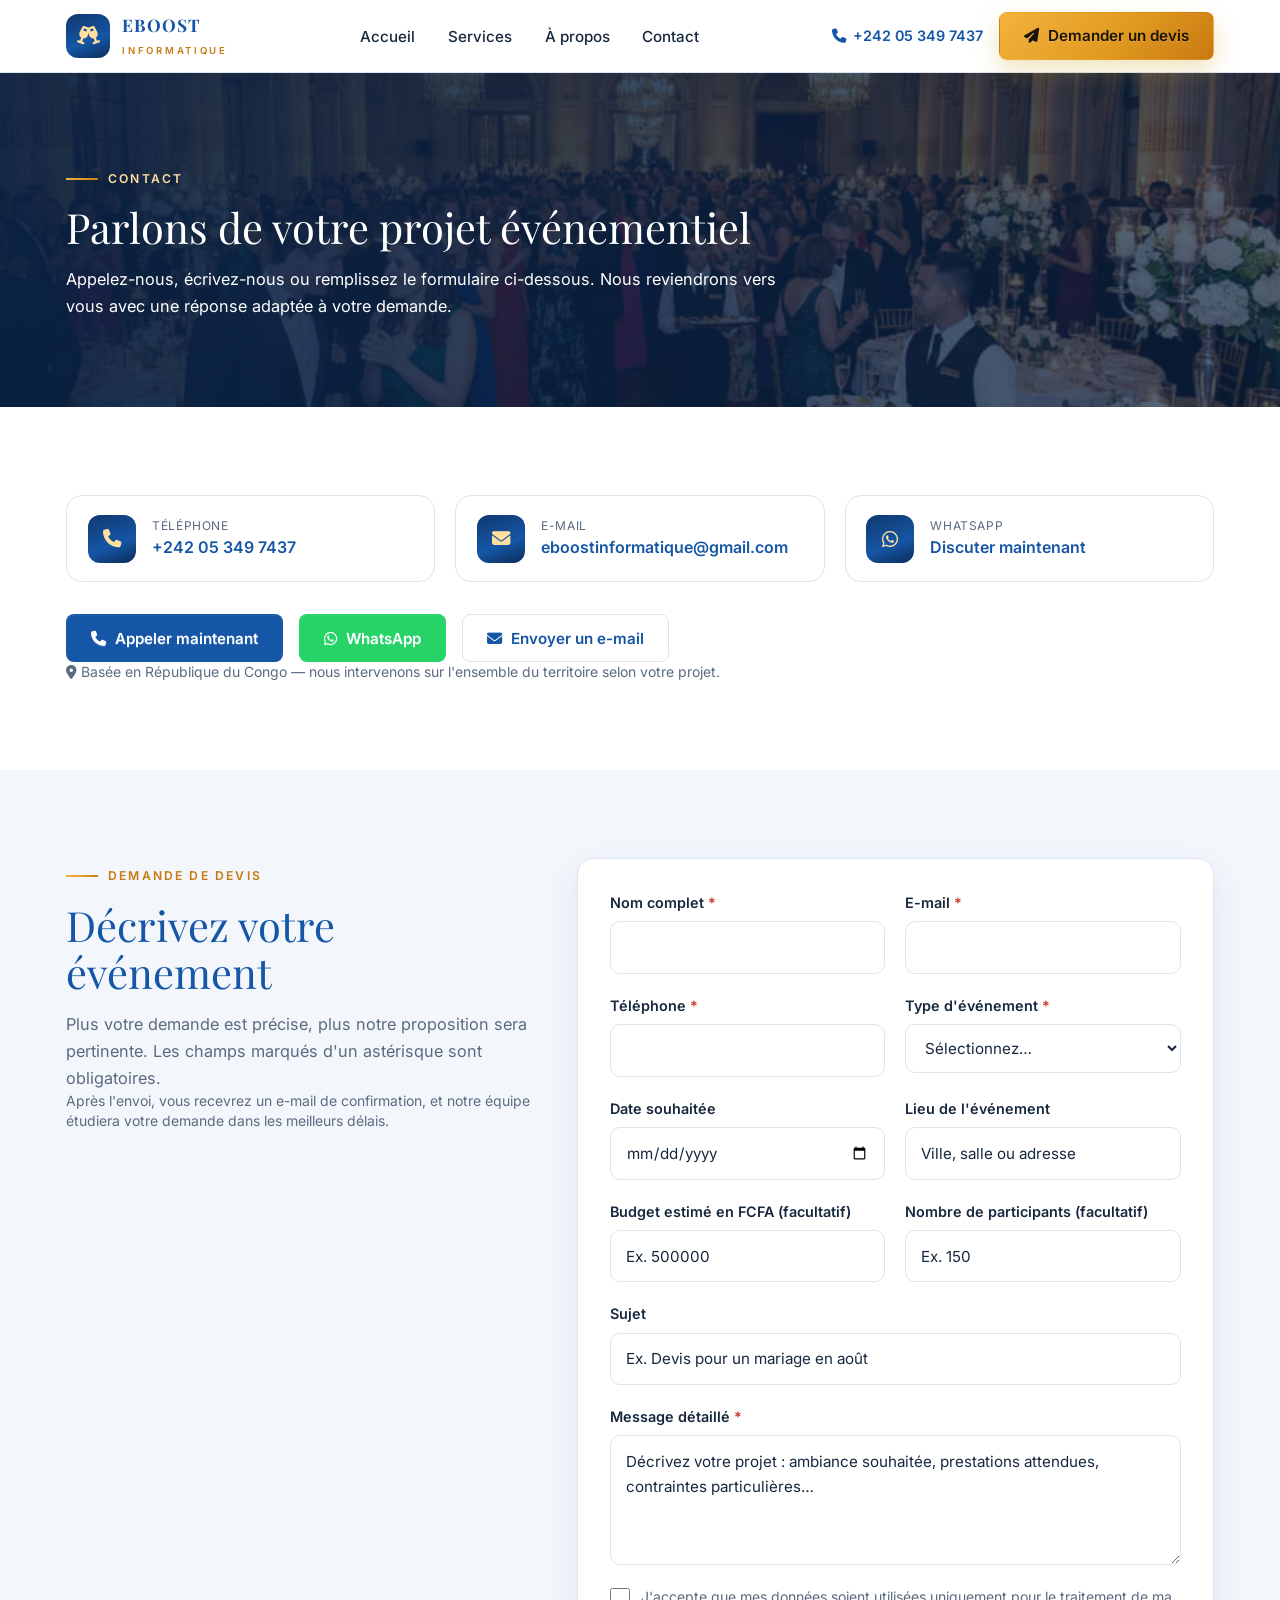
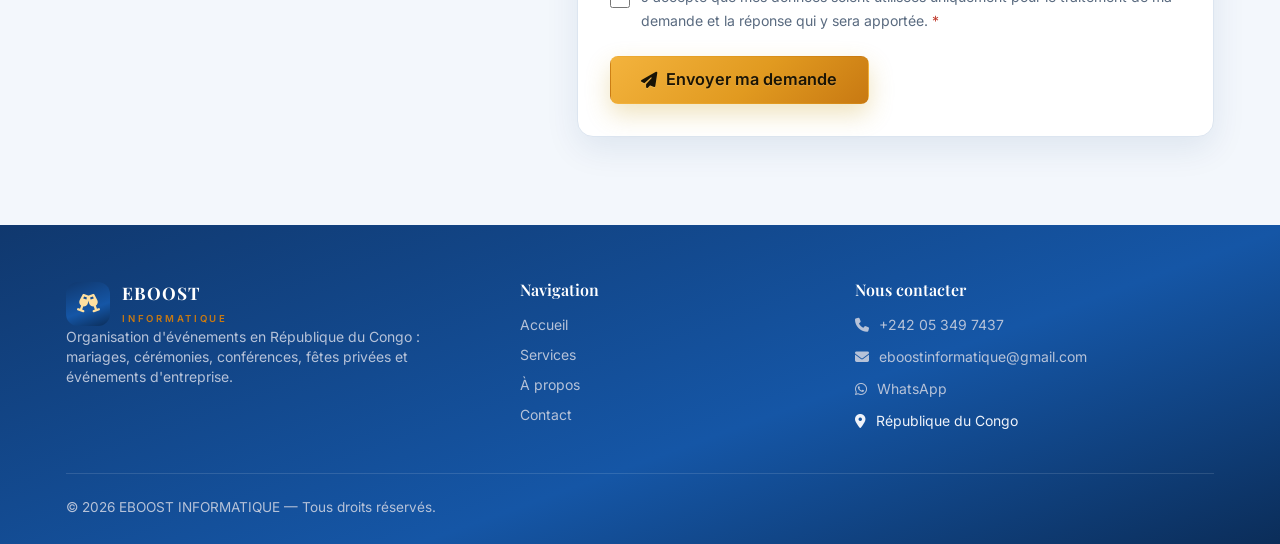
<file: contacte63f.html>
<!DOCTYPE html>
<html lang="fr">
<meta http-equiv="content-type" content="text/html;charset=UTF-8" /><!-- /Added by HTTrack -->
<head><script>window.isManagment = "1";</script><base href=""><script>window.IsManagment = "1";window.APP_PROJECT_ID = "c3390dc3084cf55ff1aa9d13dd3f1e20";window.__CDN_BASE_URL__ = "index.html\/\/cdn-cms-s-8-4.f-static.net\/manager\/ai_app_builder\/v3\/assets\/";window.APP_CURRENCIES = {"isActive":false,"currencies":{"USD":{"code":"USD","label":"United States Dollar","symbol":"\u0026#36;","symbolFirst":true,"rate":1,"isDefault":true}}};window.APP_TAX = {"productsTax":"","regions":[{"id":384657976,"regionName":"Rest of the World","countries":{"REST_WORLD":{}},"tax":{"option":"differentTax","differentTax":{"REST_WORLD":0},"basedOn":"shippingAddress","taxCalAfterShipping":false}}],"countryOptions":[{"code":"REST_WORLD","name":"REST_WORLD","states":[],"requiresState":false}]};window.APP_BUILDER_BASE_PATH = "\/manager\/ai_app_builder\/v3";window.APP_BUILDER_REALTIME_ENABLED = true;</script><link rel="stylesheet" href="../cdn-cms-s-8-4.f-static.net/versions/2/system_mini/css/minimize_appBuilder_v30594.css?v=vc1794236070" type="text/css" crossorigin="anonymous"><link rel="dns-prefetch" href="https://images.cdn-files-a.com/">
<!-- Regular Meta Info -->
<title>Contact — Demander un devis événementiel</title>
<meta name="description" content="Contactez EBOOST INFORMATIQUE : +242 05 349 7437 ou eboostinformatique@gmail.com. Décrivez votre événement et recevez une proposition personnalisée.">
<meta name="keywords" content="demande de devis événementiel">
<link rel="canonical" href="contact.html"/>
<!-- Favicon -->
<link rel="shortcut icon" href="../images.cdn-files-a.com/admin/InterfaceStatisFiles/allOther/ads/site123/brand_kit_2026/SITE123-Logo-2026/web/icon-5125ce5.png?aspect_ratio=1:1&amp;width=48&amp;format=png" type="image/x-icon">
<link rel="icon" href="../images.cdn-files-a.com/admin/InterfaceStatisFiles/allOther/ads/site123/brand_kit_2026/SITE123-Logo-2026/web/icon-5125ce5.png?aspect_ratio=1:1&amp;width=48&amp;format=png" type="image/x-icon">
<!-- Facebook Meta Info -->
<meta property="og:url" content="contact.html">
<meta property="og:image" content="">
<meta property="og:description" content="Contactez EBOOST INFORMATIQUE : +242 05 349 7437 ou eboostinformatique@gmail.com. Décrivez votre événement et recevez une proposition personnalisée.">
<meta property="og:title" content="Contact — Demander un devis événementiel">
<meta property="og:site_name" content="Contact — Demander un devis événementiel">
<meta property="og:see_also" content="index.html">
<!-- Google+ Meta Info -->
<meta itemprop="name" content="Contact — Demander un devis événementiel">
<meta itemprop="description" content="Contactez EBOOST INFORMATIQUE : +242 05 349 7437 ou eboostinformatique@gmail.com. Décrivez votre événement et recevez une proposition personnalisée.">
<meta itemprop="image" content="">
<!-- Twitter Meta Info -->
<meta name="twitter:card" content="summary">
<meta name="twitter:url" content="contact.html">
<meta name="twitter:title" content="Contact — Demander un devis événementiel">
<meta name="twitter:description" content="Contactez EBOOST INFORMATIQUE : +242 05 349 7437 ou eboostinformatique@gmail.com. Décrivez votre événement et recevez une proposition personnalisée.">
<meta name="twitter:image" content="">

    <!-- Explain: Shared head content with fonts, Tailwind, daisyUI, and app CSS. -->
<meta charset="UTF-8">
<meta name="viewport" content="width=device-width, initial-scale=1.0">

<link rel="stylesheet" href="../cdn-cms-s-8-4.f-static.net/manager/ai_app_builder/v3/assets/minimize_css/contact184c.css?t=css_y254_67208507&amp;w=12620055">

<link rel="preconnect" href="https://fonts.googleapis.com/">
<link rel="preconnect" href="https://fonts.gstatic.com/" crossorigin>
<link href="https://fonts.googleapis.com/css2?family=Playfair+Display:wght@500;600;700&amp;family=Inter:wght@400;500;600;700&amp;display=swap" rel="stylesheet">
<link rel="stylesheet" href="../cdn-cms-s-8-4.f-static.net/manager/ai_app_builder/v3/assets/css/theme184c.css?t=css_y254_67208507&amp;w=12620055">
<link rel="stylesheet" href="../cdn-cms-s-8-4.f-static.net/manager/ai_app_builder/v3/assets/css/main184c.css?t=css_y254_67208507&amp;w=12620055">
<link rel="stylesheet" href="../cdn-cms-s-8-4.f-static.net/manager/ai_app_builder/v3/assets/css/components184c.css?t=css_y254_67208507&amp;w=12620055">
<link rel="stylesheet" href="../cdn-cms-s-8-4.f-static.net/manager/ai_app_builder/v3/assets/css/layout184c.css?t=css_y254_67208507&amp;w=12620055"></head>
<body class="min-h-screen" style="font-family: var(--font-body); background: var(--background-color); color: var(--text-color);">
    <!-- Explain: Shared site header, now includes a mobile menu toggle and navigation links. -->
<header class="site-header">
    <div class="container-x">
        <nav class="flex items-center justify-between gap-4 py-3" aria-label="Navigation principale">
            <a href="index.html" class="flex items-center gap-3 no-underline" aria-label="EBOOST INFORMATIQUE — Accueil">
                <span class="brand-mark"><i class="fa-solid fa-champagne-glasses" aria-hidden="true"></i></span>
                <span>
                    <span class="brand-name">EBOOST</span>
                    <span class="brand-sub">INFORMATIQUE</span>
                </span>
            </a>

            <ul class="hidden lg:flex items-center gap-1 list-none m-0 p-0">
                <li><a href="index.html" class="nav-link" data-nav="index.html">Accueil</a></li>
                <li><a href="services.html" class="nav-link" data-nav="services.html">Services</a></li>
                <li><a href="a-propos.html" class="nav-link" data-nav="a-propos.html">À propos</a></li>
                <li><a href="contact.html" class="nav-link" data-nav="contact.html">Contact</a></li>
            </ul>

            <div class="hidden lg:flex items-center gap-4">
                <a href="tel:+242053497437" class="header-phone">
                    <i class="fa-solid fa-phone" aria-hidden="true"></i> +242 05 349 7437
                </a>
                <button type="button" class="btn btn-gold" data-devis-open>
                    <i class="fa-solid fa-paper-plane" aria-hidden="true"></i> Demander un devis
                </button>
            </div>

            <button type="button" id="menuToggle" class="menu-toggle lg:hidden" aria-label="Ouvrir le menu" aria-expanded="false" aria-controls="mobileMenu">
                <i class="fa-solid fa-bars" aria-hidden="true"></i>
            </button>
        </nav>
    </div>

    <div id="mobileMenu" class="mobile-menu lg:hidden">
        <nav aria-label="Navigation mobile">
            <a href="index.html" class="mobile-link" data-nav="index.html">Accueil</a>
            <a href="services.html" class="mobile-link" data-nav="services.html">Services</a>
            <a href="a-propos.html" class="mobile-link" data-nav="a-propos.html">À propos</a>
            <a href="contact.html" class="mobile-link" data-nav="contact.html">Contact</a>
            <div class="p-4 flex flex-col gap-3">
                <a href="tel:+242053497437" class="btn btn-outline w-full">
                    <i class="fa-solid fa-phone" aria-hidden="true"></i> Appeler
                </a>
                <a href="https://wa.me/242053497437" target="_blank" rel="noopener" class="btn btn-whatsapp w-full">
                    <i class="fa-brands fa-whatsapp" aria-hidden="true"></i> WhatsApp
                </a>
                <button type="button" class="btn btn-gold w-full" data-devis-open>
                    <i class="fa-solid fa-paper-plane" aria-hidden="true"></i> Demander un devis
                </button>
            </div>
        </nav>
    </div>
</header>    <main id="top">
        <!-- Explain: Contact page introduction section. -->
<section class="section section-alt">
    <div class="container-x">
        <div class="reveal" style="max-width: 46rem;">
            <p class="eyebrow">Contact</p>
            <h1 class="section-title">Parlons de votre projet événementiel</h1>
            <p class="section-sub">Appelez-nous, écrivez-nous ou remplissez le formulaire ci-dessous. Nous reviendrons vers vous avec une réponse adaptée à votre demande.</p>
        </div>
    </div>
</section>        <!-- Explain: Contact page section with contact details and links. -->
<section class="section">
    <div class="container-x">
        <div class="grid gap-5 sm:grid-cols-2 lg:grid-cols-3">
            <a href="tel:+242053497437" class="contact-tile reveal">
                <span class="ct-icon"><i class="fa-solid fa-phone" aria-hidden="true"></i></span>
                <span>
                    <span class="block text-xs uppercase tracking-wider" style="color: var(--text-muted);">Téléphone</span>
                    <span class="block font-semibold text-[var(--primary-color)]">+242 05 349 7437</span>
                </span>
            </a>
            <a href="mailto:eboostinformatique@gmail.com" class="contact-tile reveal">
                <span class="ct-icon"><i class="fa-solid fa-envelope" aria-hidden="true"></i></span>
                <span>
                    <span class="block text-xs uppercase tracking-wider" style="color: var(--text-muted);">E-mail</span>
                    <span class="block font-semibold text-[var(--primary-color)] break-all">eboostinformatique@gmail.com</span>
                </span>
            </a>
            <a href="https://wa.me/242053497437" target="_blank" rel="noopener" class="contact-tile reveal">
                <span class="ct-icon"><i class="fa-brands fa-whatsapp" aria-hidden="true"></i></span>
                <span>
                    <span class="block text-xs uppercase tracking-wider" style="color: var(--text-muted);">WhatsApp</span>
                    <span class="block font-semibold text-[var(--primary-color)]">Discuter maintenant</span>
                </span>
            </a>
        </div>

        <div class="flex flex-wrap gap-4 mt-8 reveal">
            <a href="tel:+242053497437" class="btn btn-navy">
                <i class="fa-solid fa-phone" aria-hidden="true"></i> Appeler maintenant
            </a>
            <a href="https://wa.me/242053497437" target="_blank" rel="noopener" class="btn btn-whatsapp">
                <i class="fa-brands fa-whatsapp" aria-hidden="true"></i> WhatsApp
            </a>
            <a href="mailto:eboostinformatique@gmail.com" class="btn btn-outline">
                <i class="fa-solid fa-envelope" aria-hidden="true"></i> Envoyer un e-mail
            </a>
        </div>

        <p class="mt-6 text-sm reveal" style="color: var(--text-muted);">
            <i class="fa-solid fa-location-dot" aria-hidden="true"></i> Basée en République du Congo — nous intervenons sur l'ensemble du territoire selon votre projet.
        </p>
    </div>
</section>        <!-- Explain: Contact page section with the quote request form. -->
<section class="section section-alt" id="formulaire">
    <div class="container-x">
        <div class="grid gap-10 lg:grid-cols-[0.85fr_1.15fr] items-start">
            <div class="reveal">
                <p class="eyebrow">Demande de devis</p>
                <h2 class="section-title">Décrivez votre événement</h2>
                <p class="section-sub">Plus votre demande est précise, plus notre proposition sera pertinente. Les champs marqués d'un astérisque sont obligatoires.</p>
                <p class="mt-4 text-sm" style="color: var(--text-muted);">Après l'envoi, vous recevrez un e-mail de confirmation, et notre équipe étudiera votre demande dans les meilleurs délais.</p>
            </div>

            <div class="reveal">
                <div id="contactError" class="alert alert-error mb-5" role="alert">
                    <i class="fa-solid fa-triangle-exclamation" aria-hidden="true"></i>
                    Une erreur temporaire est survenue. Vos informations sont conservées : vous pouvez réessayer dans quelques instants.
                </div>

                <div id="contactSuccess" class="alert alert-success mb-5" role="alert">
                    <strong class="block"><i class="fa-solid fa-circle-check" aria-hidden="true"></i> Demande envoyée</strong>
                    <span class="block mt-2">Merci ! Votre demande a bien été enregistrée. Un e-mail de confirmation vient de vous être adressé. Notre équipe vous recontactera prochainement.</span>
                    <button type="button" id="contactReset" class="btn btn-outline mt-4">Envoyer une nouvelle demande</button>
                </div>

                <form id="contactForm" novalidate style="background:#ffffff; border:1px solid var(--border-color); border-radius: var(--radius); padding: clamp(1.25rem, 3vw, 2rem); box-shadow: var(--shadow-soft);">
                    <div class="grid gap-5 sm:grid-cols-2">
                        <div class="field" data-field="name">
                            <label for="cf_name">Nom complet <span class="req">*</span></label>
                            <input type="text" id="cf_name" name="name" autocomplete="name" required>
                            <span class="field-error">Veuillez indiquer votre nom complet.</span>
                        </div>

                        <div class="field" data-field="email">
                            <label for="cf_email">E-mail <span class="req">*</span></label>
                            <input type="email" id="cf_email" name="email" autocomplete="email" required>
                            <span class="field-error">Adresse e-mail invalide.</span>
                        </div>

                        <div class="field" data-field="phone">
                            <label for="cf_phone">Téléphone <span class="req">*</span></label>
                            <input type="tel" id="cf_phone" name="phone" autocomplete="tel" required>
                            <span class="field-error">Veuillez indiquer votre téléphone.</span>
                        </div>

                        <div class="field" data-field="type">
                            <label for="cf_type">Type d'événement <span class="req">*</span></label>
                            <select id="cf_type" name="type" required>
                                <option value="">Sélectionnez…</option>
                                <option value="Mariages">Mariages</option>
                                <option value="Anniversaires">Anniversaires</option>
                                <option value="Cérémonies et réceptions">Cérémonies et réceptions</option>
                                <option value="Conférences et séminaires">Conférences et séminaires</option>
                                <option value="Événements professionnels et d'entreprise">Événements professionnels et d'entreprise</option>
                                <option value="Décoration et aménagement">Décoration et aménagement</option>
                                <option value="Fêtes privées">Fêtes privées</option>
                                <option value="Accompagnement et coordination">Accompagnement et coordination</option>
                                <option value="Autre">Autre</option>
                            </select>
                            <span class="field-error">Veuillez choisir un type d'événement.</span>
                        </div>

                        <div class="field" data-field="date">
                            <label for="cf_date">Date souhaitée</label>
                            <input type="date" id="cf_date" name="date">
                        </div>

                        <div class="field" data-field="place">
                            <label for="cf_place">Lieu de l'événement</label>
                            <input type="text" id="cf_place" name="place" placeholder="Ville, salle ou adresse">
                        </div>

                        <div class="field" data-field="budget">
                            <label for="cf_budget">Budget estimé en FCFA (facultatif)</label>
                            <input type="number" id="cf_budget" name="budget" min="0" step="1000" inputmode="numeric" placeholder="Ex. 500000">
                        </div>

                        <div class="field" data-field="participants">
                            <label for="cf_participants">Nombre de participants (facultatif)</label>
                            <input type="number" id="cf_participants" name="participants" min="0" step="1" inputmode="numeric" placeholder="Ex. 150">
                        </div>

                        <div class="field sm:col-span-2" data-field="subject">
                            <label for="cf_subject">Sujet</label>
                            <input type="text" id="cf_subject" name="subject" placeholder="Ex. Devis pour un mariage en août">
                        </div>

                        <div class="field sm:col-span-2" data-field="message">
                            <label for="cf_message">Message détaillé <span class="req">*</span></label>
                            <textarea id="cf_message" name="message" required placeholder="Décrivez votre projet : ambiance souhaitée, prestations attendues, contraintes particulières…"></textarea>
                            <span class="field-error">Merci de décrire votre projet.</span>
                        </div>

                        <div class="field sm:col-span-2" data-field="consent">
                            <div class="consent-row">
                                <input type="checkbox" id="cf_consent" name="consent" required>
                                <label for="cf_consent">J'accepte que mes données soient utilisées uniquement pour le traitement de ma demande et la réponse qui y sera apportée. <span class="req">*</span></label>
                            </div>
                            <span class="field-error">Votre consentement est nécessaire pour envoyer votre demande.</span>
                        </div>
                    </div>

                    <div class="mt-6">
                        <button type="submit" id="contactSubmit" class="btn btn-gold btn-lg w-full sm:w-auto">
                            <i class="fa-solid fa-paper-plane" aria-hidden="true"></i> Envoyer ma demande
                        </button>
                    </div>
                </form>
            </div>
        </div>
    </div>
</section>    </main>
    <!-- Explain: Shared site footer, including a WhatsApp devis form modal and associated logic. -->
<footer class="site-footer">
    <div class="container-x">
        <div class="footer-grid">
            <div>
                <div class="flex items-center gap-3">
                    <span class="brand-mark"><i class="fa-solid fa-champagne-glasses" aria-hidden="true"></i></span>
                    <span>
                        <span class="brand-name text-white!">EBOOST</span>
                        <span class="brand-sub">INFORMATIQUE</span>
                    </span>
                </div>
                <p class="mt-4 text-sm" style="color: var(--text-on-dark-muted);">
                    Organisation d'événements en République du Congo : mariages, cérémonies, conférences, fêtes privées et événements d'entreprise.
                </p>
            </div>

            <div>
                <h2 class="text-base font-semibold text-white!">Navigation</h2>
                <ul class="mt-4 list-none p-0 m-0 flex flex-col gap-2.5 text-sm">
                    <li><a href="index.html">Accueil</a></li>
                    <li><a href="services.html">Services</a></li>
                    <li><a href="a-propos.html">À propos</a></li>
                    <li><a href="contact.html">Contact</a></li>
                </ul>
            </div>

            <div>
                <h2 class="text-base font-semibold text-white!">Nous contacter</h2>
                <ul class="mt-4 list-none p-0 m-0 flex flex-col gap-3 text-sm">
                    <li>
                        <a href="tel:+242053497437" class="inline-flex items-center gap-2.5">
                            <i class="fa-solid fa-phone" aria-hidden="true"></i> +242 05 349 7437
                        </a>
                    </li>
                    <li>
                        <a href="mailto:eboostinformatique@gmail.com" class="inline-flex items-center gap-2.5 break-all">
                            <i class="fa-solid fa-envelope" aria-hidden="true"></i> eboostinformatique@gmail.com
                        </a>
                    </li>
                    <li>
                        <a href="https://wa.me/242053497437" target="_blank" rel="noopener" class="inline-flex items-center gap-2.5">
                            <i class="fa-brands fa-whatsapp" aria-hidden="true"></i> WhatsApp
                        </a>
                    </li>
                    <li class="inline-flex items-center gap-2.5">
                        <i class="fa-solid fa-location-dot" aria-hidden="true"></i> République du Congo
                    </li>
                </ul>
            </div>
        </div>

        <div class="footer-bottom">
            &copy; <span id="year">2026</span> EBOOST INFORMATIQUE — Tous droits réservés.
        </div>
    </div>
</footer>


<div class="devis-modal" id="devisModal" role="dialog" aria-modal="true" aria-labelledby="devisTitle" aria-hidden="true">
    <div class="devis-panel">
        <button type="button" class="devis-close" id="devisClose" aria-label="Fermer le formulaire de devis">
            <i class="fa-solid fa-xmark" aria-hidden="true"></i>
        </button>

        <div id="devisError" class="alert alert-error mb-4" role="alert">
            <i class="fa-solid fa-triangle-exclamation" aria-hidden="true"></i>
            Une erreur est survenue. Merci de vérifier les informations saisies, puis de réessayer dans quelques instants.
        </div>

        <div id="devisSuccess" class="alert alert-success" role="alert">
            <strong class="block"><i class="fa-solid fa-circle-check" aria-hidden="true"></i> Demande envoyée</strong>
            <span class="block mt-2">Merci ! Votre demande de devis a bien été enregistrée et transmise à EBOOST INFORMATIQUE. Un e-mail de confirmation vient de vous être adressé. Notre équipe vous recontactera prochainement.</span>
            <button type="button" class="btn btn-gold mt-4" id="devisRestart">Rédiger une nouvelle demande</button>
        </div>

        <div id="devisFormWrap">
            <p class="eyebrow">Demande de devis</p>
            <h2 id="devisTitle" class="section-title">Préparons votre demande</h2>
            <p class="section-sub text-sm">Renseignez ces quelques informations : votre demande sera transmise directement à EBOOST INFORMATIQUE et vous recevrez un e-mail de confirmation.</p>

            <form id="devisForm" novalidate class="mt-6 flex flex-col gap-4">
                <div class="field" data-dfield="name">
                    <label for="devisName">Nom complet <span class="req">*</span></label>
                    <input type="text" id="devisName" name="name" autocomplete="name" required>
                    <span class="field-error">Veuillez indiquer votre nom complet.</span>
                </div>

                <div class="grid gap-4 sm:grid-cols-2">
                    <div class="field" data-dfield="phone">
                        <label for="devisPhone">Numéro WhatsApp <span class="req">*</span></label>
                        <input type="tel" id="devisPhone" name="phone" inputmode="tel" autocomplete="tel" placeholder="+242 …" required>
                        <span class="field-error">Veuillez indiquer votre numéro WhatsApp.</span>
                    </div>
                    <div class="field" data-dfield="email">
                        <label for="devisEmail">E-mail <span class="req">*</span></label>
                        <input type="email" id="devisEmail" name="email" autocomplete="email" required>
                        <span class="field-error">Adresse e-mail invalide.</span>
                    </div>
                </div>

                <div class="field" data-dfield="service">
                    <label for="devisService">Service concerné <span class="req">*</span></label>
                    <select id="devisService" name="service" required>
                        <option value="">Sélectionnez un service…</option>
                                                <option value="Mariages">Mariages</option>
                                                <option value="Anniversaires">Anniversaires</option>
                                                <option value="Cérémonies et réceptions">Cérémonies et réceptions</option>
                                                <option value="Conférences et séminaires">Conférences et séminaires</option>
                                                <option value="Événements professionnels et d&#039;entreprise">Événements professionnels et d&#039;entreprise</option>
                                                <option value="Décoration et aménagement">Décoration et aménagement</option>
                                                <option value="Fêtes privées">Fêtes privées</option>
                                                <option value="Accompagnement et coordination">Accompagnement et coordination</option>
                                                <option value="Autre">Autre</option>
                    </select>
                    <span class="field-error">Veuillez choisir un service.</span>
                </div>

                <div class="field" data-dfield="message">
                    <label for="devisMessage">Votre message <span class="req">*</span></label>
                    <textarea id="devisMessage" name="message" required placeholder="Décrivez votre événement : date, lieu, nombre d'invités, ambiance souhaitée…"></textarea>
                    <span class="field-error">Merci d'écrire votre message.</span>
                </div>

                <button type="submit" id="devisSubmit" class="btn btn-gold btn-lg w-full">
                    <i class="fa-solid fa-paper-plane" aria-hidden="true"></i> Envoyer ma demande
                </button>
                <p class="text-xs" style="color: var(--text-muted);">
                    Votre demande est transmise à EBOOST INFORMATIQUE. Vous recevrez un e-mail de confirmation, puis notre équipe vous recontactera prochainement.
                </p>
            </form>
        </div>
    </div>
</div>    <script src="../cdn-cms-s-8-4.f-static.net/manager/ai_app_builder/v3/assets/js/app184c.js?t=css_y254_67208507&amp;w=12620055"></script>
    <script src="../cdn-cms-s-8-4.f-static.net/manager/ai_app_builder/v3/assets/js/contact184c.js?t=css_y254_67208507&amp;w=12620055"></script>
<script>var packageNUM=1;</script>
<script src="../cdn-cms-s-8-4.f-static.net/manager/translation_JS/website_jsTranslations4236.js?l=fr&amp;a=1&amp;v=vc1794236070" crossorigin="anonymous"></script><script>var siteRefTxt="0Nki\/zEIi3zYAwRowcN4EUgrd1VTd0Uza3ZvSHZjQVpkcU5yNEE9PQ==";</script><script src="../cdn-cms-s-8-4.f-static.net/versions/2/system_mini/js/minimize_appBuilder_scripts_v30594.js?v=vc1794236070" crossorigin="anonymous"></script><script src="../cdn-cms-s-8-4.f-static.net/versions/2/system_mini/js/minimize_appBuilderStatistics_scripts_v30594.js?v=vc1794236070" crossorigin="anonymous"></script></body>


</html>
</file>
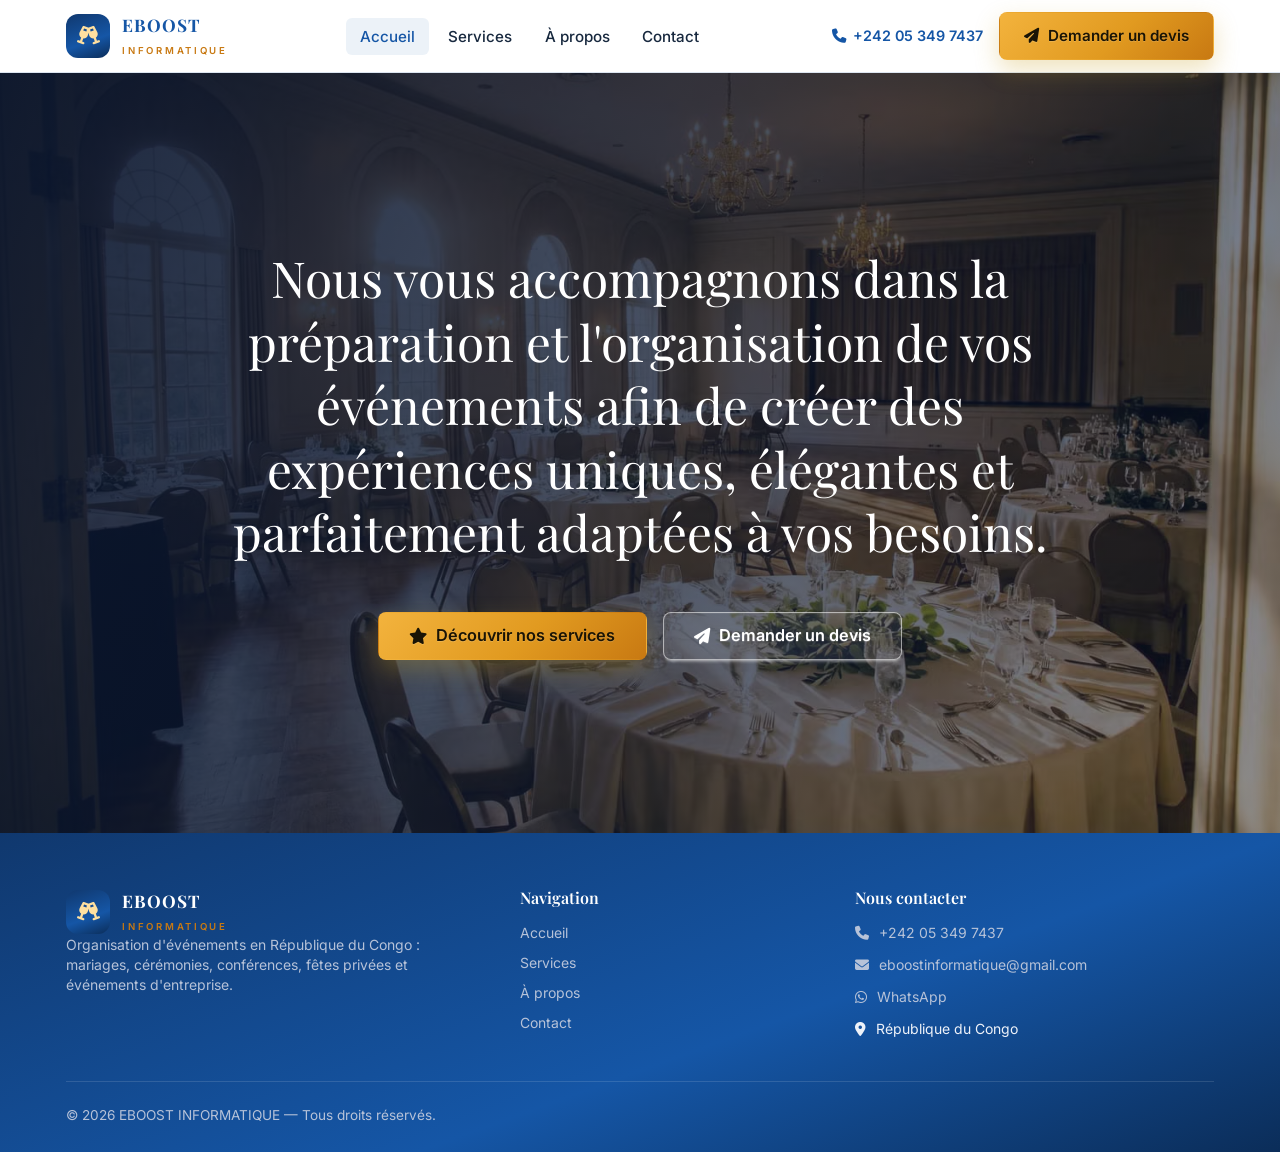
<file: index-2.html>
<!-- Explain: Homepage shell with hero and call to action buttons. -->

<!DOCTYPE html>
<html lang="fr">
<meta http-equiv="content-type" content="text/html;charset=UTF-8" /><!-- /Added by HTTrack -->
<head><script>window.isManagment = "1";</script><base href=""><script>window.IsManagment = "1";window.APP_PROJECT_ID = "c3390dc3084cf55ff1aa9d13dd3f1e20";window.__CDN_BASE_URL__ = "index.html\/\/cdn-cms-s-8-4.f-static.net\/manager\/ai_app_builder\/v3\/assets\/";window.APP_CURRENCIES = {"isActive":false,"currencies":{"USD":{"code":"USD","label":"United States Dollar","symbol":"\u0026#36;","symbolFirst":true,"rate":1,"isDefault":true}}};window.APP_TAX = {"productsTax":"","regions":[{"id":384657976,"regionName":"Rest of the World","countries":{"REST_WORLD":{}},"tax":{"option":"differentTax","differentTax":{"REST_WORLD":0},"basedOn":"shippingAddress","taxCalAfterShipping":false}}],"countryOptions":[{"code":"REST_WORLD","name":"REST_WORLD","states":[],"requiresState":false}]};window.APP_BUILDER_BASE_PATH = "\/manager\/ai_app_builder\/v3";window.APP_BUILDER_REALTIME_ENABLED = true;</script><link rel="stylesheet" href="../cdn-cms-s-8-4.f-static.net/versions/2/system_mini/css/minimize_appBuilder_v30594.css?v=vc1794236070" type="text/css" crossorigin="anonymous"><link rel="dns-prefetch" href="https://images.cdn-files-a.com/">
<!-- Regular Meta Info -->
<title>EBOOST INFORMATIQUE — Organisation d&#039;événements au Congo</title>
<meta name="description" content="Organisation de mariages, cérémonies, conférences et fêtes privées en République du Congo. Demandez votre devis personnalisé.">
<meta name="keywords" content="organisation événementielle Congo">
<link rel="canonical" href="index-2.html"/>
<!-- Favicon -->
<link rel="shortcut icon" href="../images.cdn-files-a.com/admin/InterfaceStatisFiles/allOther/ads/site123/brand_kit_2026/SITE123-Logo-2026/web/icon-5125ce5.png?aspect_ratio=1:1&amp;width=48&amp;format=png" type="image/x-icon">
<link rel="icon" href="../images.cdn-files-a.com/admin/InterfaceStatisFiles/allOther/ads/site123/brand_kit_2026/SITE123-Logo-2026/web/icon-5125ce5.png?aspect_ratio=1:1&amp;width=48&amp;format=png" type="image/x-icon">

<!-- Facebook Meta Info -->
<meta property="og:url" content="index-2.html">
<meta property="og:image" content="">
<meta property="og:description" content="Organisation de mariages, cérémonies, conférences et fêtes privées en République du Congo. Demandez votre devis personnalisé.">
<meta property="og:title" content="EBOOST INFORMATIQUE — Organisation d&#039;événements au Congo">
<meta property="og:site_name" content="EBOOST INFORMATIQUE — Organisation d&#039;événements au Congo">
<meta property="og:see_also" content="index.html">
<!-- Google+ Meta Info -->
<meta itemprop="name" content="EBOOST INFORMATIQUE — Organisation d&#039;événements au Congo">
<meta itemprop="description" content="Organisation de mariages, cérémonies, conférences et fêtes privées en République du Congo. Demandez votre devis personnalisé.">
<meta itemprop="image" content="">
<!-- Twitter Meta Info -->
<meta name="twitter:card" content="summary">
<meta name="twitter:url" content="index-2.html">
<meta name="twitter:title" content="EBOOST INFORMATIQUE — Organisation d&#039;événements au Congo">
<meta name="twitter:description" content="Organisation de mariages, cérémonies, conférences et fêtes privées en République du Congo. Demandez votre devis personnalisé.">
<meta name="twitter:image" content="">

    <!-- Explain: Shared head content with fonts, Tailwind, daisyUI, and app CSS. -->
<meta charset="UTF-8">
<meta name="viewport" content="width=device-width, initial-scale=1.0">

<link rel="stylesheet" href="../cdn-cms-s-8-4.f-static.net/manager/ai_app_builder/v3/assets/minimize_css/index184c.css?t=css_y254_67208507&amp;w=12620055">

<link rel="preconnect" href="https://fonts.googleapis.com/">
<link rel="preconnect" href="https://fonts.gstatic.com/" crossorigin>
<link href="https://fonts.googleapis.com/css2?family=Playfair+Display:wght@500;600;700&amp;family=Inter:wght@400;500;600;700&amp;display=swap" rel="stylesheet">
<link rel="stylesheet" href="../cdn-cms-s-8-4.f-static.net/manager/ai_app_builder/v3/assets/css/theme184c.css?t=css_y254_67208507&amp;w=12620055">
<link rel="stylesheet" href="../cdn-cms-s-8-4.f-static.net/manager/ai_app_builder/v3/assets/css/main184c.css?t=css_y254_67208507&amp;w=12620055">
<link rel="stylesheet" href="../cdn-cms-s-8-4.f-static.net/manager/ai_app_builder/v3/assets/css/components184c.css?t=css_y254_67208507&amp;w=12620055">
<link rel="stylesheet" href="../cdn-cms-s-8-4.f-static.net/manager/ai_app_builder/v3/assets/css/layout184c.css?t=css_y254_67208507&amp;w=12620055"></head>
<body class="min-h-screen" style="font-family: var(--font-body); background: var(--background-color); color: var(--text-color);">
    <!-- Explain: Shared site header, now includes a mobile menu toggle and navigation links. -->
<header class="site-header">
    <div class="container-x">
        <nav class="flex items-center justify-between gap-4 py-3" aria-label="Navigation principale">
            <a href="index.html" class="flex items-center gap-3 no-underline" aria-label="EBOOST INFORMATIQUE — Accueil">
                <span class="brand-mark"><i class="fa-solid fa-champagne-glasses" aria-hidden="true"></i></span>
                <span>
                    <span class="brand-name">EBOOST</span>
                    <span class="brand-sub">INFORMATIQUE</span>
                </span>
            </a>

            <ul class="hidden lg:flex items-center gap-1 list-none m-0 p-0">
                <li><a href="index.html" class="nav-link" data-nav="index.html">Accueil</a></li>
                <li><a href="services.html" class="nav-link" data-nav="services.html">Services</a></li>
                <li><a href="a-propos.html" class="nav-link" data-nav="a-propos.html">À propos</a></li>
                <li><a href="contact.html" class="nav-link" data-nav="contact.html">Contact</a></li>
            </ul>

            <div class="hidden lg:flex items-center gap-4">
                <a href="tel:+242053497437" class="header-phone">
                    <i class="fa-solid fa-phone" aria-hidden="true"></i> +242 05 349 7437
                </a>
                <button type="button" class="btn btn-gold" data-devis-open>
                    <i class="fa-solid fa-paper-plane" aria-hidden="true"></i> Demander un devis
                </button>
            </div>

            <button type="button" id="menuToggle" class="menu-toggle lg:hidden" aria-label="Ouvrir le menu" aria-expanded="false" aria-controls="mobileMenu">
                <i class="fa-solid fa-bars" aria-hidden="true"></i>
            </button>
        </nav>
    </div>

    <div id="mobileMenu" class="mobile-menu lg:hidden">
        <nav aria-label="Navigation mobile">
            <a href="index.html" class="mobile-link" data-nav="index.html">Accueil</a>
            <a href="services.html" class="mobile-link" data-nav="services.html">Services</a>
            <a href="a-propos.html" class="mobile-link" data-nav="a-propos.html">À propos</a>
            <a href="contact.html" class="mobile-link" data-nav="contact.html">Contact</a>
            <div class="p-4 flex flex-col gap-3">
                <a href="tel:+242053497437" class="btn btn-outline w-full">
                    <i class="fa-solid fa-phone" aria-hidden="true"></i> Appeler
                </a>
                <a href="https://wa.me/242053497437" target="_blank" rel="noopener" class="btn btn-whatsapp w-full">
                    <i class="fa-brands fa-whatsapp" aria-hidden="true"></i> WhatsApp
                </a>
                <button type="button" class="btn btn-gold w-full" data-devis-open>
                    <i class="fa-solid fa-paper-plane" aria-hidden="true"></i> Demander un devis
                </button>
            </div>
        </nav>
    </div>
</header>    <main id="top">
        <!-- Explain: Homepage hero section with title and two action buttons. -->
<section class="hero-section">
    <div class="hero-media">
        <img  alt="Réception événementielle élégante organisée par EBOOST INFORMATIQUE" sizes="100vw" src="../files.cdn-files-a.com/admin/system_photos_stock/800_69610172d4f92af3c.avif?format=avif" srcset="../files.cdn-files-a.com/admin/system_photos_stock/100_69610172d4f92af3c.avif?format=avif 100w, ../files.cdn-files-a.com/admin/system_photos_stock/400_69610172d4f92af3c.avif?format=avif 400w, ../files.cdn-files-a.com/admin/system_photos_stock/800_69610172d4f92af3c.avif?format=avif 800w, ../files.cdn-files-a.com/admin/system_photos_stock/1200_69610172d4f92af3c.avif?format=avif 1200w, ../files.cdn-files-a.com/admin/system_photos_stock/1600_69610172d4f92af3c.avif?format=avif 1600w, ../files.cdn-files-a.com/admin/system_photos_stock/2000_69610172d4f92af3c.avif?format=avif 2000w" data-sizes-auto="1">
        <div class="hero-overlay"></div>
    </div>

    <div class="container-x">
        <div class="hero-content hero-center">
            <h1 class="hero-statement reveal">Nous vous accompagnons dans la préparation et l'organisation de vos événements afin de créer des expériences uniques, élégantes et parfaitement adaptées à vos besoins.</h1>
            <div class="hero-actions hero-actions-center reveal">
                <a href="services.html" class="btn btn-gold btn-lg">
                    <i class="fa-solid fa-star" aria-hidden="true"></i> Découvrir nos services
                </a>
                <button type="button" class="btn btn-outline-light btn-lg" data-devis-open>
                    <i class="fa-solid fa-paper-plane" aria-hidden="true"></i> Demander un devis
                </button>
            </div>
        </div>
    </div>
</section>    </main>
    <!-- Explain: Shared site footer, including a WhatsApp devis form modal and associated logic. -->
<footer class="site-footer">
    <div class="container-x">
        <div class="footer-grid">
            <div>
                <div class="flex items-center gap-3">
                    <span class="brand-mark"><i class="fa-solid fa-champagne-glasses" aria-hidden="true"></i></span>
                    <span>
                        <span class="brand-name text-white!">EBOOST</span>
                        <span class="brand-sub">INFORMATIQUE</span>
                    </span>
                </div>
                <p class="mt-4 text-sm" style="color: var(--text-on-dark-muted);">
                    Organisation d'événements en République du Congo : mariages, cérémonies, conférences, fêtes privées et événements d'entreprise.
                </p>
            </div>

            <div>
                <h2 class="text-base font-semibold text-white!">Navigation</h2>
                <ul class="mt-4 list-none p-0 m-0 flex flex-col gap-2.5 text-sm">
                    <li><a href="index.html">Accueil</a></li>
                    <li><a href="services.html">Services</a></li>
                    <li><a href="a-propos.html">À propos</a></li>
                    <li><a href="contact.html">Contact</a></li>
                </ul>
            </div>

            <div>
                <h2 class="text-base font-semibold text-white!">Nous contacter</h2>
                <ul class="mt-4 list-none p-0 m-0 flex flex-col gap-3 text-sm">
                    <li>
                        <a href="tel:+242053497437" class="inline-flex items-center gap-2.5">
                            <i class="fa-solid fa-phone" aria-hidden="true"></i> +242 05 349 7437
                        </a>
                    </li>
                    <li>
                        <a href="mailto:eboostinformatique@gmail.com" class="inline-flex items-center gap-2.5 break-all">
                            <i class="fa-solid fa-envelope" aria-hidden="true"></i> eboostinformatique@gmail.com
                        </a>
                    </li>
                    <li>
                        <a href="https://wa.me/242053497437" target="_blank" rel="noopener" class="inline-flex items-center gap-2.5">
                            <i class="fa-brands fa-whatsapp" aria-hidden="true"></i> WhatsApp
                        </a>
                    </li>
                    <li class="inline-flex items-center gap-2.5">
                        <i class="fa-solid fa-location-dot" aria-hidden="true"></i> République du Congo
                    </li>
                </ul>
            </div>
        </div>

        <div class="footer-bottom">
            &copy; <span id="year">2026</span> EBOOST INFORMATIQUE — Tous droits réservés.
        </div>
    </div>
</footer>


<div class="devis-modal" id="devisModal" role="dialog" aria-modal="true" aria-labelledby="devisTitle" aria-hidden="true">
    <div class="devis-panel">
        <button type="button" class="devis-close" id="devisClose" aria-label="Fermer le formulaire de devis">
            <i class="fa-solid fa-xmark" aria-hidden="true"></i>
        </button>

        <div id="devisError" class="alert alert-error mb-4" role="alert">
            <i class="fa-solid fa-triangle-exclamation" aria-hidden="true"></i>
            Une erreur est survenue. Merci de vérifier les informations saisies, puis de réessayer dans quelques instants.
        </div>

        <div id="devisSuccess" class="alert alert-success" role="alert">
            <strong class="block"><i class="fa-solid fa-circle-check" aria-hidden="true"></i> Demande envoyée</strong>
            <span class="block mt-2">Merci ! Votre demande de devis a bien été enregistrée et transmise à EBOOST INFORMATIQUE. Un e-mail de confirmation vient de vous être adressé. Notre équipe vous recontactera prochainement.</span>
            <button type="button" class="btn btn-gold mt-4" id="devisRestart">Rédiger une nouvelle demande</button>
        </div>

        <div id="devisFormWrap">
            <p class="eyebrow">Demande de devis</p>
            <h2 id="devisTitle" class="section-title">Préparons votre demande</h2>
            <p class="section-sub text-sm">Renseignez ces quelques informations : votre demande sera transmise directement à EBOOST INFORMATIQUE et vous recevrez un e-mail de confirmation.</p>

            <form id="devisForm" novalidate class="mt-6 flex flex-col gap-4">
                <div class="field" data-dfield="name">
                    <label for="devisName">Nom complet <span class="req">*</span></label>
                    <input type="text" id="devisName" name="name" autocomplete="name" required>
                    <span class="field-error">Veuillez indiquer votre nom complet.</span>
                </div>

                <div class="grid gap-4 sm:grid-cols-2">
                    <div class="field" data-dfield="phone">
                        <label for="devisPhone">Numéro WhatsApp <span class="req">*</span></label>
                        <input type="tel" id="devisPhone" name="phone" inputmode="tel" autocomplete="tel" placeholder="+242 …" required>
                        <span class="field-error">Veuillez indiquer votre numéro WhatsApp.</span>
                    </div>
                    <div class="field" data-dfield="email">
                        <label for="devisEmail">E-mail <span class="req">*</span></label>
                        <input type="email" id="devisEmail" name="email" autocomplete="email" required>
                        <span class="field-error">Adresse e-mail invalide.</span>
                    </div>
                </div>

                <div class="field" data-dfield="service">
                    <label for="devisService">Service concerné <span class="req">*</span></label>
                    <select id="devisService" name="service" required>
                        <option value="">Sélectionnez un service…</option>
                                                <option value="Mariages">Mariages</option>
                                                <option value="Anniversaires">Anniversaires</option>
                                                <option value="Cérémonies et réceptions">Cérémonies et réceptions</option>
                                                <option value="Conférences et séminaires">Conférences et séminaires</option>
                                                <option value="Événements professionnels et d&#039;entreprise">Événements professionnels et d&#039;entreprise</option>
                                                <option value="Décoration et aménagement">Décoration et aménagement</option>
                                                <option value="Fêtes privées">Fêtes privées</option>
                                                <option value="Accompagnement et coordination">Accompagnement et coordination</option>
                                                <option value="Autre">Autre</option>
                    </select>
                    <span class="field-error">Veuillez choisir un service.</span>
                </div>

                <div class="field" data-dfield="message">
                    <label for="devisMessage">Votre message <span class="req">*</span></label>
                    <textarea id="devisMessage" name="message" required placeholder="Décrivez votre événement : date, lieu, nombre d'invités, ambiance souhaitée…"></textarea>
                    <span class="field-error">Merci d'écrire votre message.</span>
                </div>

                <button type="submit" id="devisSubmit" class="btn btn-gold btn-lg w-full">
                    <i class="fa-solid fa-paper-plane" aria-hidden="true"></i> Envoyer ma demande
                </button>
                <p class="text-xs" style="color: var(--text-muted);">
                    Votre demande est transmise à EBOOST INFORMATIQUE. Vous recevrez un e-mail de confirmation, puis notre équipe vous recontactera prochainement.
                </p>
            </form>
        </div>
    </div>
</div>    <script src="../cdn-cms-s-8-4.f-static.net/manager/ai_app_builder/v3/assets/js/app184c.js?t=css_y254_67208507&amp;w=12620055"></script>
<script>var packageNUM=1;</script>

<script src="../cdn-cms-s-8-4.f-static.net/manager/translation_JS/website_jsTranslations4236.js?l=fr&amp;a=1&amp;v=vc1794236070" crossorigin="anonymous"></script><script>var siteRefTxt="RBcxQgGgvu8jY2EMuYpe2EtOL0ljQ1haSUtkWTJzdHlTTU1MRlE9PQ==";</script><script src="../cdn-cms-s-8-4.f-static.net/versions/2/system_mini/js/minimize_appBuilder_scripts_v30594.js?v=vc1794236070" crossorigin="anonymous"></script><script src="../cdn-cms-s-8-4.f-static.net/versions/2/system_mini/js/minimize_appBuilderStatistics_scripts_v30594.js?v=vc1794236070" crossorigin="anonymous"></script></body>

</html>
</file>
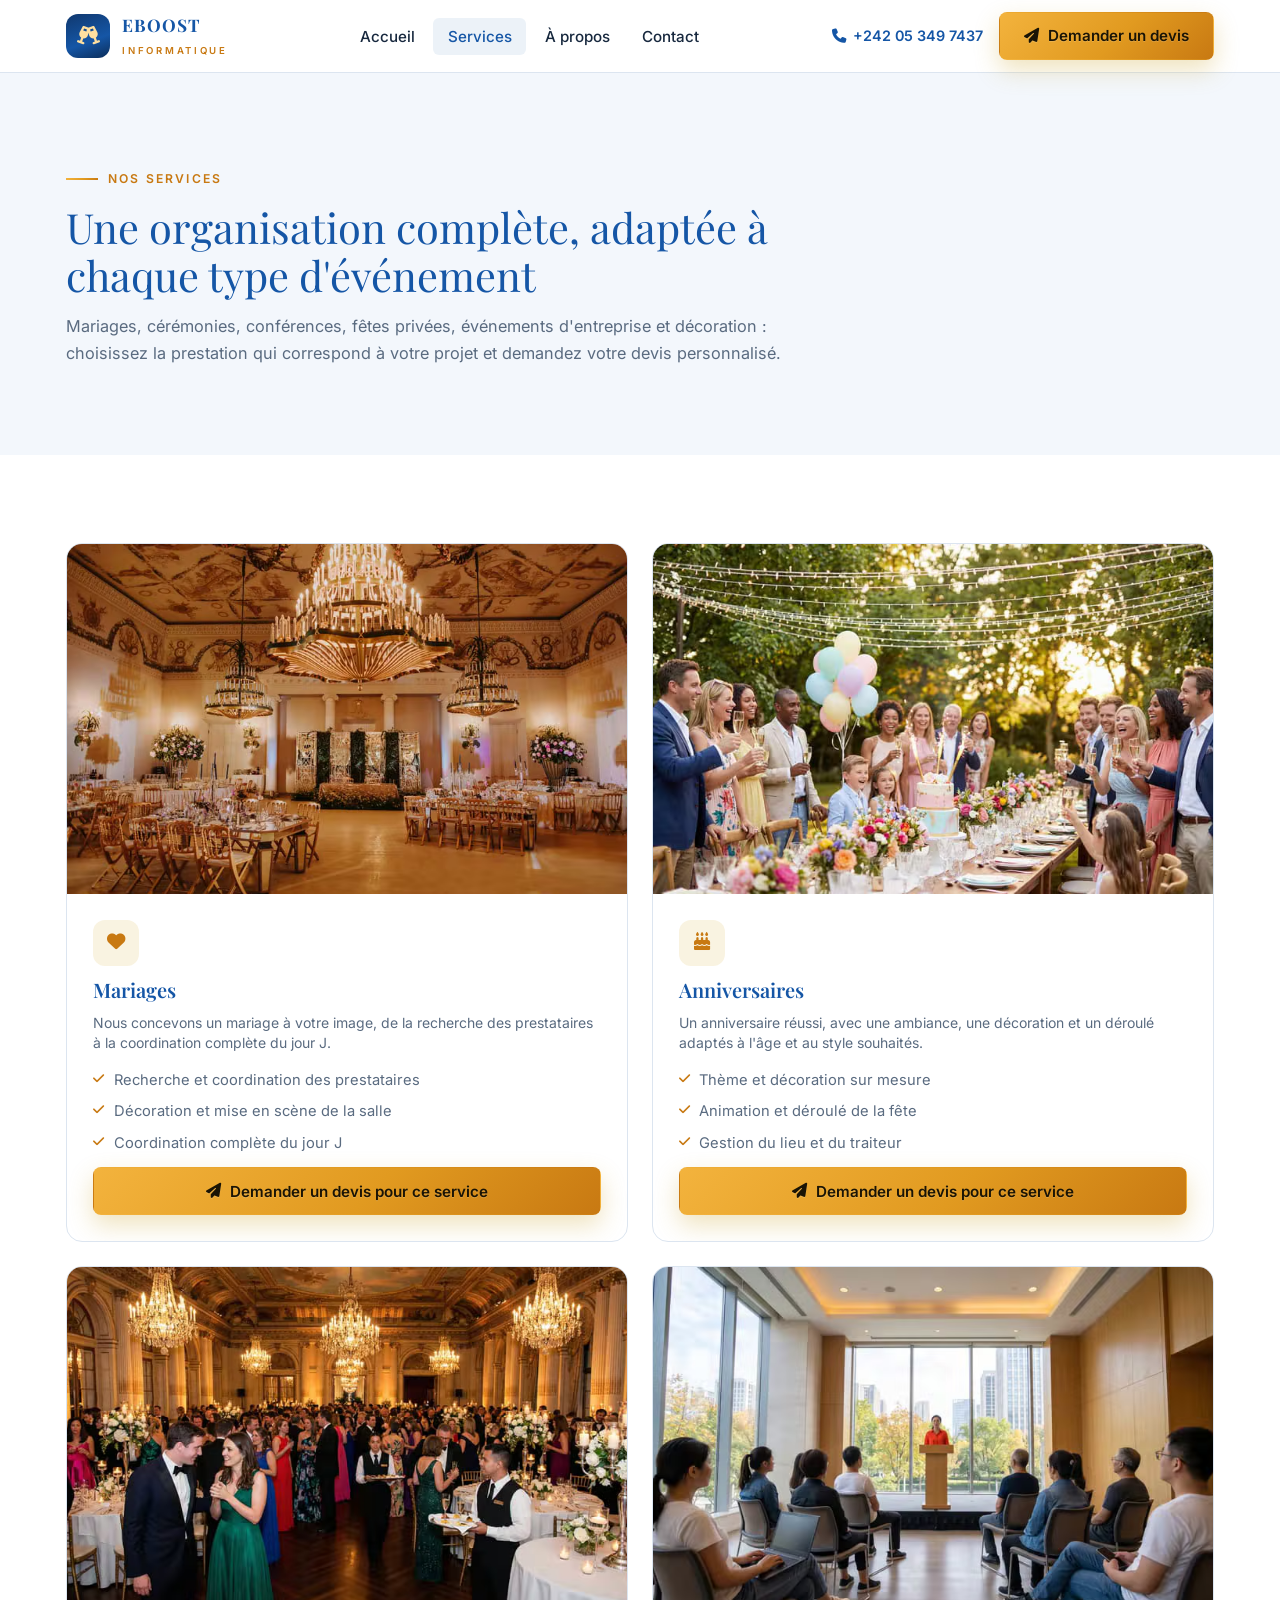
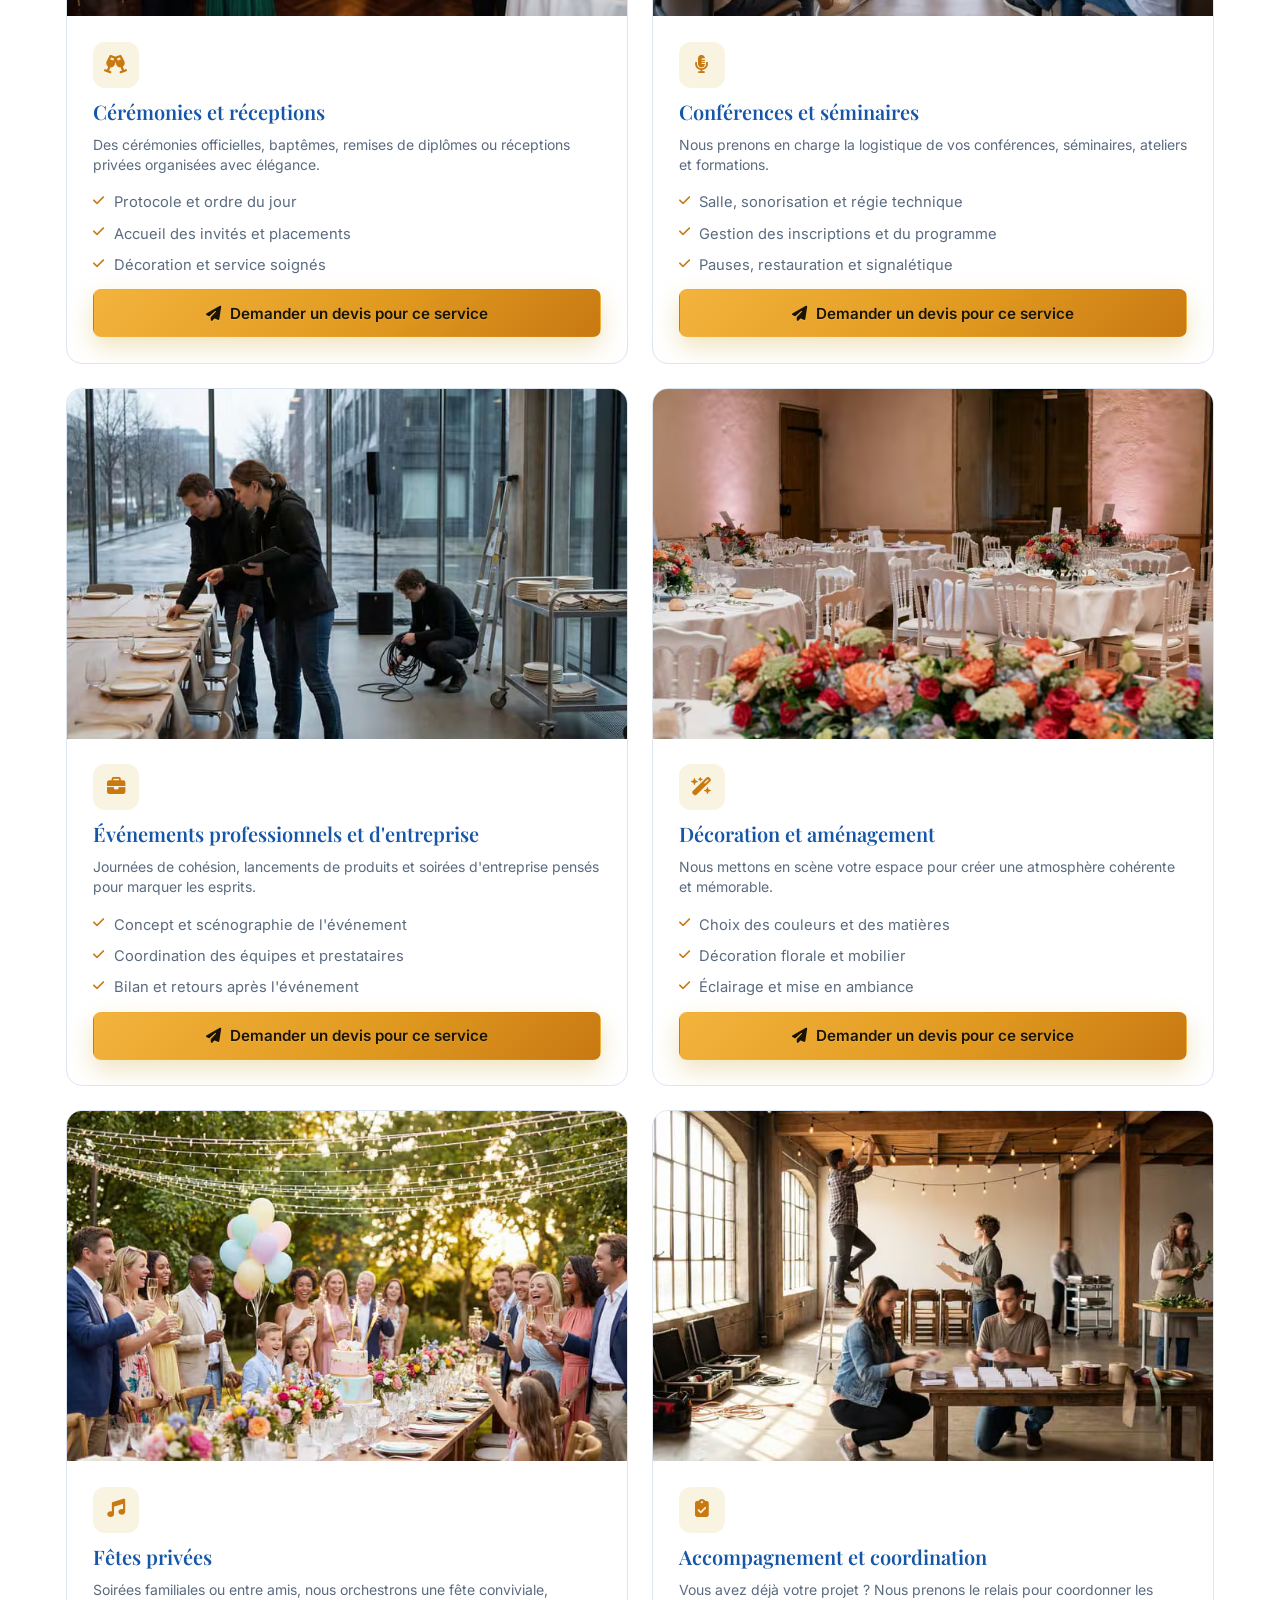
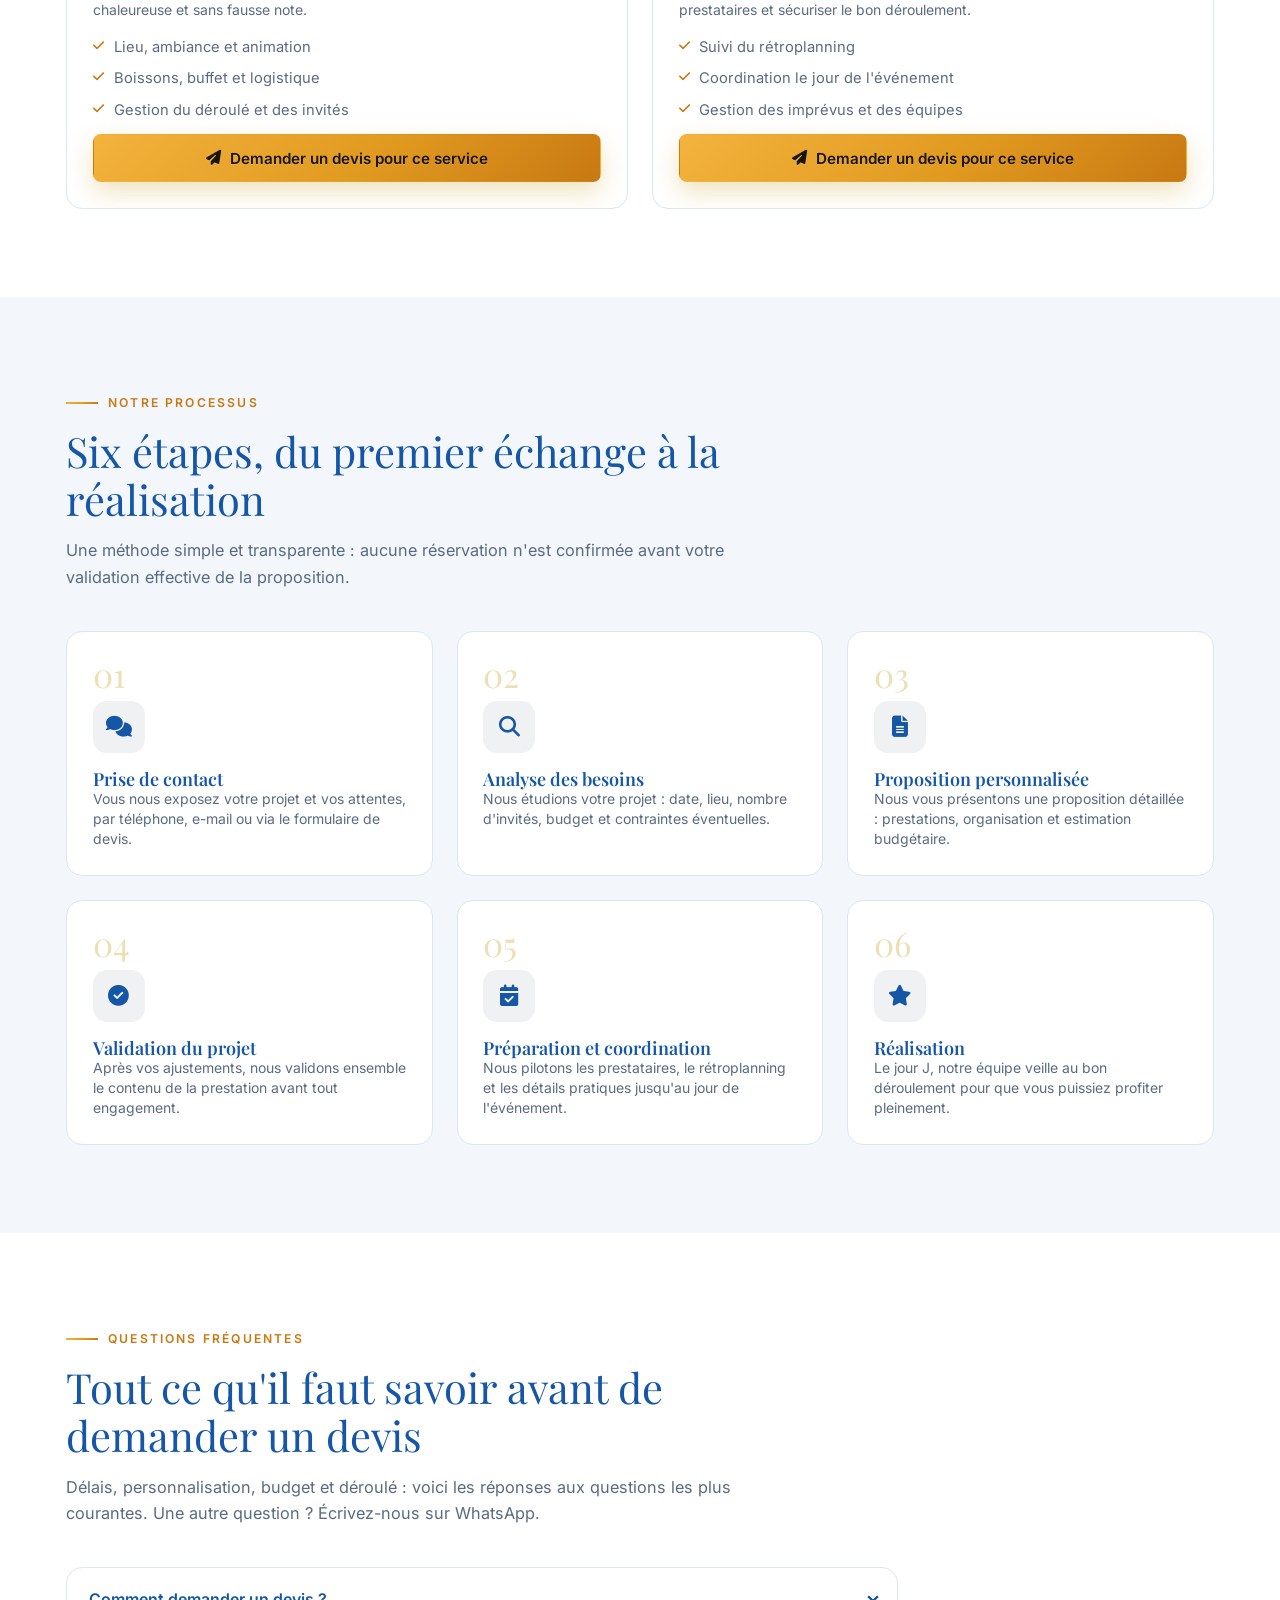
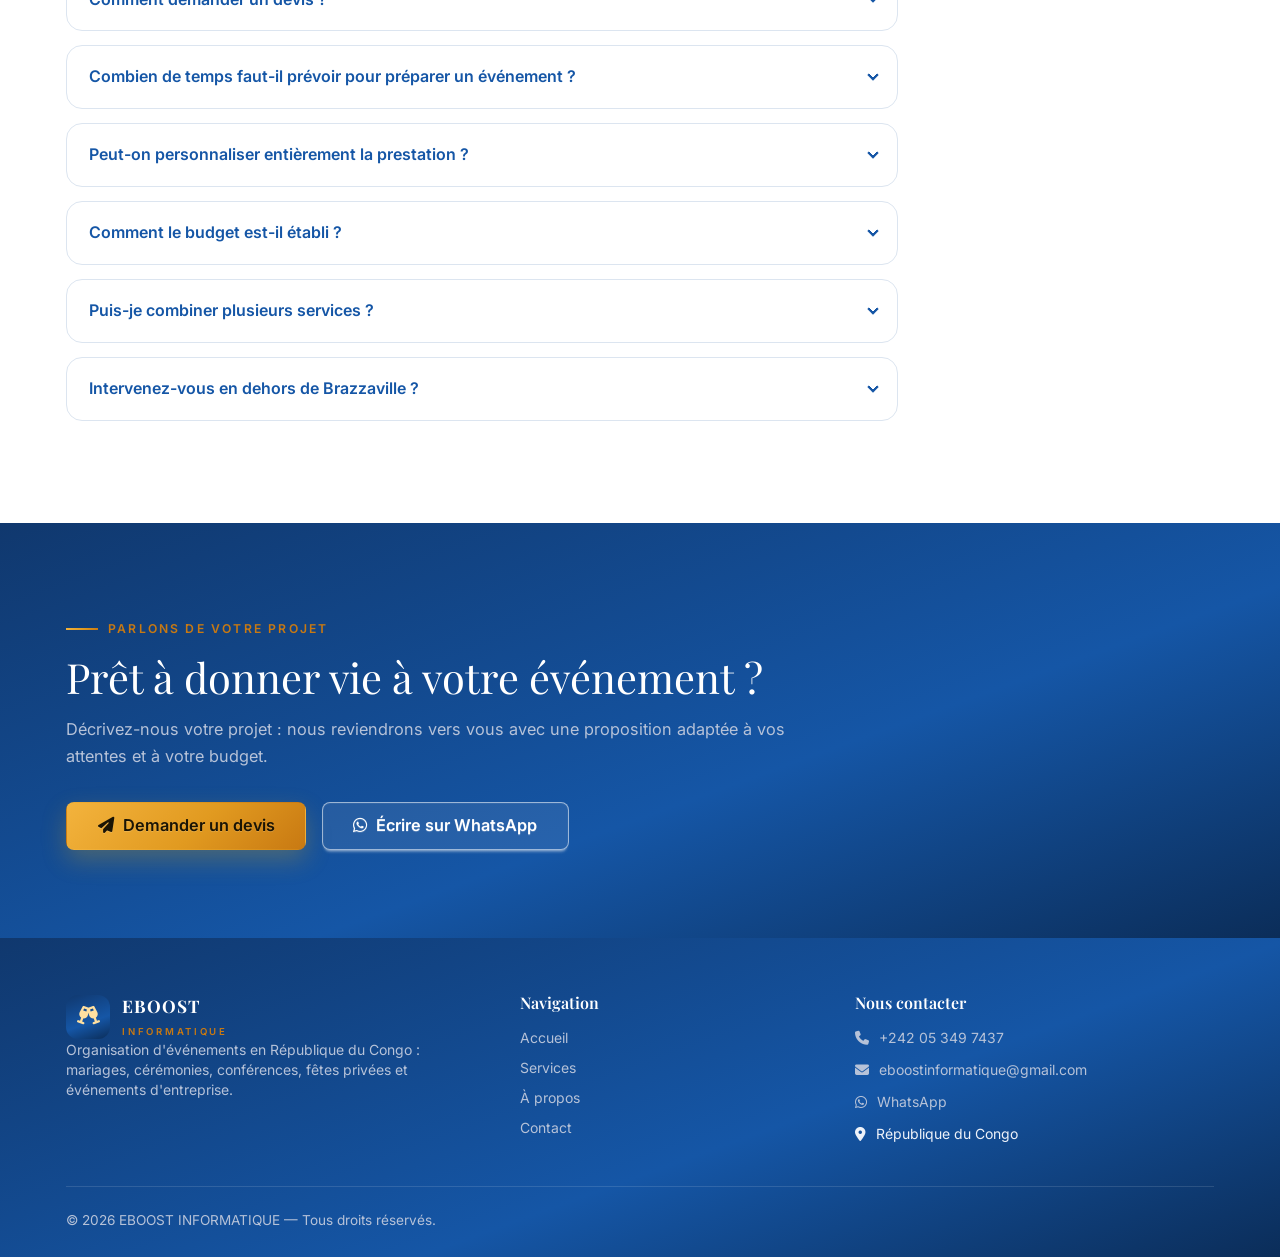
<file: services.html>
<!doctype html>
<html lang="fr">
  <meta http-equiv="content-type" content="text/html;charset=UTF-8" />
  <head>
    <script>
      window.isManagment = "1";
    </script>
    <base href="" />
    <script>
      window.IsManagment = "1";
      window.APP_PROJECT_ID = "c3390dc3084cf55ff1aa9d13dd3f1e20";
      window.__CDN_BASE_URL__ =
        "index.html\/\/cdn-cms-s-8-4.f-static.net\/manager\/ai_app_builder\/v3\/assets\/";
      window.APP_CURRENCIES = {
        isActive: false,
        currencies: {
          USD: {
            code: "USD",
            label: "United States Dollar",
            symbol: "\u0026#36;",
            symbolFirst: true,
            rate: 1,
            isDefault: true,
          },
        },
      };
      window.APP_TAX = {
        productsTax: "",
        regions: [
          {
            id: 384657976,
            regionName: "Rest of the World",
            countries: { REST_WORLD: {} },
            tax: {
              option: "differentTax",
              differentTax: { REST_WORLD: 0 },
              basedOn: "shippingAddress",
              taxCalAfterShipping: false,
            },
          },
        ],
        countryOptions: [
          {
            code: "REST_WORLD",
            name: "REST_WORLD",
            states: [],
            requiresState: false,
          },
        ],
      };
      window.APP_BUILDER_BASE_PATH = "\/manager\/ai_app_builder\/v3";
      window.APP_BUILDER_REALTIME_ENABLED = true;
    </script>
    <link
      rel="stylesheet"
      href="../cdn-cms-s-8-4.f-static.net/versions/2/system_mini/css/minimize_appBuilder_v30594.css?v=vc1794236070"
      type="text/css"
      crossorigin="anonymous"
    />
    <link rel="preconnect" href="https://cdnjs.cloudflare.com/" />
    <link rel="dns-prefetch" href="https://images.cdn-files-a.com/" />
    <!-- Regular Meta Info -->
    <title>
      Nos services d&#039;organisation d&#039;événements — EBOOST INFORMATIQUE
    </title>
    <meta
      name="description"
      content="Mariages, anniversaires, cérémonies, conférences, événements d&#039;entreprise et décoration : découvrez nos services et demandez un devis."
    />
    <meta name="keywords" content="services organisation événements" />
    <link rel="canonical" href="services.html" />
    <!-- Favicon -->
    <link
      rel="shortcut icon"
      href="../images.cdn-files-a.com/admin/InterfaceStatisFiles/allOther/ads/site123/brand_kit_2026/SITE123-Logo-2026/web/icon-5125ce5.png?aspect_ratio=1:1&amp;width=48&amp;format=png"
      type="image/x-icon"
    />
    <link
      rel="icon"
      href="../images.cdn-files-a.com/admin/InterfaceStatisFiles/allOther/ads/site123/brand_kit_2026/SITE123-Logo-2026/web/icon-5125ce5.png?aspect_ratio=1:1&amp;width=48&amp;format=png"
      type="image/x-icon"
    />
    <!-- Facebook Meta Info -->
    <meta property="og:url" content="services.html" />
    <meta property="og:image" content="" />
    <meta
      property="og:description"
      content="Mariages, anniversaires, cérémonies, conférences, événements d&#039;entreprise et décoration : découvrez nos services et demandez un devis."
    />
    <meta
      property="og:title"
      content="Nos services d&#039;organisation d&#039;événements — EBOOST INFORMATIQUE"
    />
    <meta
      property="og:site_name"
      content="Nos services d&#039;organisation d&#039;événements — EBOOST INFORMATIQUE"
    />
    <meta property="og:see_also" content="index.html" />
    <!-- Google+ Meta Info -->
    <meta
      itemprop="name"
      content="Nos services d&#039;organisation d&#039;événements — EBOOST INFORMATIQUE"
    />
    <meta
      itemprop="description"
      content="Mariages, anniversaires, cérémonies, conférences, événements d&#039;entreprise et décoration : découvrez nos services et demandez un devis."
    />
    <meta itemprop="image" content="" />
    <!-- Twitter Meta Info -->
    <meta name="twitter:card" content="summary" />
    <meta name="twitter:url" content="services.html" />
    <meta
      name="twitter:title"
      content="Nos services d&#039;organisation d&#039;événements — EBOOST INFORMATIQUE"
    />
    <meta
      name="twitter:description"
      content="Mariages, anniversaires, cérémonies, conférences, événements d&#039;entreprise et décoration : découvrez nos services et demandez un devis."
    />
    <meta name="twitter:image" content="" />

    <meta charset="UTF-8" />
    <meta name="viewport" content="width=device-width, initial-scale=1.0" />

    <link
      rel="stylesheet"
      href="../cdn-cms-s-8-4.f-static.net/manager/ai_app_builder/v3/assets/minimize_css/services184c.css?t=css_y254_67208507&amp;w=12620055"
    />
    <link
      rel="stylesheet"
      href="../cdnjs.cloudflare.com/ajax/libs/font-awesome/6.7.2/css/all.min.css"
    />
    <link rel="preconnect" href="https://fonts.googleapis.com/" />
    <link rel="preconnect" href="https://fonts.gstatic.com/" crossorigin />
    <link
      href="https://fonts.googleapis.com/css2?family=Playfair+Display:wght@500;600;700&amp;family=Inter:wght@400;500;600;700&amp;display=swap"
      rel="stylesheet"
    />
    <link
      rel="stylesheet"
      href="../cdn-cms-s-8-4.f-static.net/manager/ai_app_builder/v3/assets/css/theme184c.css?t=css_y254_67208507&amp;w=12620055"
    />
    <link
      rel="stylesheet"
      href="../cdn-cms-s-8-4.f-static.net/manager/ai_app_builder/v3/assets/css/main184c.css?t=css_y254_67208507&amp;w=12620055"
    />
    <link
      rel="stylesheet"
      href="../cdn-cms-s-8-4.f-static.net/manager/ai_app_builder/v3/assets/css/components184c.css?t=css_y254_67208507&amp;w=12620055"
    />
    <link
      rel="stylesheet"
      href="../cdn-cms-s-8-4.f-static.net/manager/ai_app_builder/v3/assets/css/layout184c.css?t=css_y254_67208507&amp;w=12620055"
    />
  </head>
  <body
    class="min-h-screen"
    style="
      font-family: var(--font-body);
      background: var(--background-color);
      color: var(--text-color);
    "
  >
    <!-- Explain: Shared site header, now includes a mobile menu toggle and navigation links. -->
    <header class="site-header">
      <div class="container-x">
        <nav
          class="flex items-center justify-between gap-4 py-3"
          aria-label="Navigation principale"
        >
          <a
            href="index.html"
            class="flex items-center gap-3 no-underline"
            aria-label="EBOOST INFORMATIQUE — Accueil"
          >
            <span class="brand-mark"
              ><i class="fa-solid fa-champagne-glasses" aria-hidden="true"></i
            ></span>
            <span>
              <span class="brand-name">EBOOST</span>
              <span class="brand-sub">INFORMATIQUE</span>
            </span>
          </a>

          <ul class="hidden lg:flex items-center gap-1 list-none m-0 p-0">
            <li>
              <a href="index.html" class="nav-link" data-nav="index.html">Accueil</a>
            </li>
            <li>
              <a href="services.html" class="nav-link" data-nav="services.html"
                >Services</a
              >
            </li>
            <li>
              <a href="a-propos.html" class="nav-link" data-nav="a-propos.html"
                >À propos</a
              >
            </li>
            <li>
              <a href="contact.html" class="nav-link" data-nav="contact.html"
                >Contact</a
              >
            </li>
          </ul>

          <div class="hidden lg:flex items-center gap-4">
            <a href="tel:+242053497437" class="header-phone">
              <i class="fa-solid fa-phone" aria-hidden="true"></i> +242 05 349
              7437
            </a>
            <button type="button" class="btn btn-gold" data-devis-open>
              <i class="fa-solid fa-paper-plane" aria-hidden="true"></i>
              Demander un devis
            </button>
          </div>

          <button
            type="button"
            id="menuToggle"
            class="menu-toggle lg:hidden"
            aria-label="Ouvrir le menu"
            aria-expanded="false"
            aria-controls="mobileMenu"
          >
            <i class="fa-solid fa-bars" aria-hidden="true"></i>
          </button>
        </nav>
      </div>

      <div id="mobileMenu" class="mobile-menu lg:hidden">
        <nav aria-label="Navigation mobile">
          <a href="index.html" class="mobile-link" data-nav="index.html">Accueil</a>
          <a href="services.html" class="mobile-link" data-nav="services.html"
            >Services</a
          >
          <a href="a-propos.html" class="mobile-link" data-nav="a-propos.html"
            >À propos</a
          >
          <a href="contact.html" class="mobile-link" data-nav="contact.html"
            >Contact</a
          >
          <div class="p-4 flex flex-col gap-3">
            <a href="tel:+242053497437" class="btn btn-outline w-full">
              <i class="fa-solid fa-phone" aria-hidden="true"></i> Appeler
            </a>
            <a
              href="https://wa.me/242053497437"
              target="_blank"
              rel="noopener"
              class="btn btn-whatsapp w-full"
            >
              <i class="fa-brands fa-whatsapp" aria-hidden="true"></i> WhatsApp
            </a>
            <button type="button" class="btn btn-gold w-full" data-devis-open>
              <i class="fa-solid fa-paper-plane" aria-hidden="true"></i>
              Demander un devis
            </button>
          </div>
        </nav>
      </div>
    </header>
    <main id="top">
      <!-- Explain: Services page introduction section. -->
      <section class="section section-alt">
        <div class="container-x">
          <div class="reveal" style="max-width: 46rem">
            <p class="eyebrow">Nos services</p>
            <h1 class="section-title">
              Une organisation complète, adaptée à chaque type d'événement
            </h1>
            <p class="section-sub">
              Mariages, cérémonies, conférences, fêtes privées, événements
              d'entreprise et décoration : choisissez la prestation qui
              correspond à votre projet et demandez votre devis personnalisé.
            </p>
          </div>
        </div>
      </section>
      <!-- Explain: Services page detailed list of service offerings. -->

      <section class="section">
        <div class="container-x">
          <div class="grid gap-6 md:grid-cols-2">
            <article class="svc-card reveal" id="mariages">
              <div class="svc-media">
                <img
                  alt="Réception de mariage élégante"
                  loading="lazy"
                  sizes="(min-width:768px) 50vw, 100vw"
                  src="../static.s123-cdn-static-d.com/ready_uploads/media/13970650/800_66422691b01f7af3c.avif?format=avif"
                  srcset="
                    ../static.s123-cdn-static-d.com/ready_uploads/media/13970650/100_66422691b01f7af3c.avif?format=avif   100w,
                    ../static.s123-cdn-static-d.com/ready_uploads/media/13970650/400_66422691b01f7af3c.avif?format=avif   400w,
                    ../static.s123-cdn-static-d.com/ready_uploads/media/13970650/800_66422691b01f7af3c.avif?format=avif   800w,
                    ../static.s123-cdn-static-d.com/ready_uploads/media/13970650/1200_66422691b01f7af3c.avif?format=avif 1200w,
                    ../static.s123-cdn-static-d.com/ready_uploads/media/13970650/1600_66422691b01f7af3c.avif?format=avif 1600w,
                    ../static.s123-cdn-static-d.com/ready_uploads/media/13970650/2000_66422691b01f7af3c.avif?format=avif 2000w
                  "
                  data-sizes-auto="1"
                />
              </div>
              <div class="svc-body">
                <span class="svc-icon"
                  ><i class="fa-solid fa-heart" aria-hidden="true"></i
                ></span>
                <h2 class="text-xl font-semibold">Mariages</h2>
                <p class="text-sm" style="color: var(--text-muted)">
                  Nous concevons un mariage à votre image, de la recherche des
                  prestataires à la coordination complète du jour J.
                </p>
                <ul class="svc-points">
                  <li>
                    <i class="fa-solid fa-check" aria-hidden="true"></i
                    ><span>Recherche et coordination des prestataires</span>
                  </li>
                  <li>
                    <i class="fa-solid fa-check" aria-hidden="true"></i
                    ><span>Décoration et mise en scène de la salle</span>
                  </li>
                  <li>
                    <i class="fa-solid fa-check" aria-hidden="true"></i
                    ><span>Coordination complète du jour J</span>
                  </li>
                </ul>
                <a
                  href="contact5377.html?app_service=Mariages"
                  class="btn btn-gold mt-auto"
                >
                  <i class="fa-solid fa-paper-plane" aria-hidden="true"></i>
                  Demander un devis pour ce service
                </a>
              </div>
            </article>
            <article class="svc-card reveal" id="anniversaires">
              <div class="svc-media">
                <img
                  alt="Table d&#039;anniversaire décorée"
                  loading="lazy"
                  sizes="(min-width:768px) 50vw, 100vw"
                  src="../files.cdn-files-a.com/admin/system_photos_stock/800_695ab328be54eaf3c.avif?format=avif"
                  srcset="
                    ../files.cdn-files-a.com/admin/system_photos_stock/100_695ab328be54eaf3c.avif?format=avif   100w,
                    ../files.cdn-files-a.com/admin/system_photos_stock/400_695ab328be54eaf3c.avif?format=avif   400w,
                    ../files.cdn-files-a.com/admin/system_photos_stock/800_695ab328be54eaf3c.avif?format=avif   800w,
                    ../files.cdn-files-a.com/admin/system_photos_stock/1200_695ab328be54eaf3c.avif?format=avif 1200w,
                    ../files.cdn-files-a.com/admin/system_photos_stock/1600_695ab328be54eaf3c.avif?format=avif 1600w,
                    ../files.cdn-files-a.com/admin/system_photos_stock/2000_695ab328be54eaf3c.avif?format=avif 2000w
                  "
                  data-sizes-auto="1"
                />
              </div>
              <div class="svc-body">
                <span class="svc-icon"
                  ><i class="fa-solid fa-cake-candles" aria-hidden="true"></i
                ></span>
                <h2 class="text-xl font-semibold">Anniversaires</h2>
                <p class="text-sm" style="color: var(--text-muted)">
                  Un anniversaire réussi, avec une ambiance, une décoration et
                  un déroulé adaptés à l&#039;âge et au style souhaités.
                </p>
                <ul class="svc-points">
                  <li>
                    <i class="fa-solid fa-check" aria-hidden="true"></i
                    ><span>Thème et décoration sur mesure</span>
                  </li>
                  <li>
                    <i class="fa-solid fa-check" aria-hidden="true"></i
                    ><span>Animation et déroulé de la fête</span>
                  </li>
                  <li>
                    <i class="fa-solid fa-check" aria-hidden="true"></i
                    ><span>Gestion du lieu et du traiteur</span>
                  </li>
                </ul>
                <a
                  href="contact1fe2.html?app_service=Anniversaires"
                  class="btn btn-gold mt-auto"
                >
                  <i class="fa-solid fa-paper-plane" aria-hidden="true"></i>
                  Demander un devis pour ce service
                </a>
              </div>
            </article>
            <article class="svc-card reveal" id="ceremonies">
              <div class="svc-media">
                <img
                  alt="Salle de cérémonie et de réception"
                  loading="lazy"
                  sizes="(min-width:768px) 50vw, 100vw"
                  src="../files.cdn-files-a.com/admin/system_photos_stock/800_695d52b5c5ed9af3c.avif?format=avif"
                  srcset="
                    ../files.cdn-files-a.com/admin/system_photos_stock/100_695d52b5c5ed9af3c.avif?format=avif   100w,
                    ../files.cdn-files-a.com/admin/system_photos_stock/400_695d52b5c5ed9af3c.avif?format=avif   400w,
                    ../files.cdn-files-a.com/admin/system_photos_stock/800_695d52b5c5ed9af3c.avif?format=avif   800w,
                    ../files.cdn-files-a.com/admin/system_photos_stock/1200_695d52b5c5ed9af3c.avif?format=avif 1200w,
                    ../files.cdn-files-a.com/admin/system_photos_stock/1600_695d52b5c5ed9af3c.avif?format=avif 1600w,
                    ../files.cdn-files-a.com/admin/system_photos_stock/2000_695d52b5c5ed9af3c.avif?format=avif 2000w
                  "
                  data-sizes-auto="1"
                />
              </div>
              <div class="svc-body">
                <span class="svc-icon"
                  ><i
                    class="fa-solid fa-champagne-glasses"
                    aria-hidden="true"
                  ></i
                ></span>
                <h2 class="text-xl font-semibold">Cérémonies et réceptions</h2>
                <p class="text-sm" style="color: var(--text-muted)">
                  Des cérémonies officielles, baptêmes, remises de diplômes ou
                  réceptions privées organisées avec élégance.
                </p>
                <ul class="svc-points">
                  <li>
                    <i class="fa-solid fa-check" aria-hidden="true"></i
                    ><span>Protocole et ordre du jour</span>
                  </li>
                  <li>
                    <i class="fa-solid fa-check" aria-hidden="true"></i
                    ><span>Accueil des invités et placements</span>
                  </li>
                  <li>
                    <i class="fa-solid fa-check" aria-hidden="true"></i
                    ><span>Décoration et service soignés</span>
                  </li>
                </ul>
                <a
                  href="contact7578.html?app_service=C%C3%A9r%C3%A9monies%20et%20r%C3%A9ceptions"
                  class="btn btn-gold mt-auto"
                >
                  <i class="fa-solid fa-paper-plane" aria-hidden="true"></i>
                  Demander un devis pour ce service
                </a>
              </div>
            </article>
            <article class="svc-card reveal" id="conferences">
              <div class="svc-media">
                <img
                  alt="Scène de conférence professionnelle"
                  loading="lazy"
                  sizes="(min-width:768px) 50vw, 100vw"
                  src="../files.cdn-files-a.com/admin/system_photos_stock/800_6aeeaa9d03383af3c.avif?format=avif"
                  srcset="
                    ../files.cdn-files-a.com/admin/system_photos_stock/100_6aeeaa9d03383af3c.avif?format=avif   100w,
                    ../files.cdn-files-a.com/admin/system_photos_stock/400_6aeeaa9d03383af3c.avif?format=avif   400w,
                    ../files.cdn-files-a.com/admin/system_photos_stock/800_6aeeaa9d03383af3c.avif?format=avif   800w,
                    ../files.cdn-files-a.com/admin/system_photos_stock/1200_6aeeaa9d03383af3c.avif?format=avif 1200w,
                    ../files.cdn-files-a.com/admin/system_photos_stock/1600_6aeeaa9d03383af3c.avif?format=avif 1600w,
                    ../files.cdn-files-a.com/admin/system_photos_stock/2000_6aeeaa9d03383af3c.avif?format=avif 2000w
                  "
                  data-sizes-auto="1"
                />
              </div>
              <div class="svc-body">
                <span class="svc-icon"
                  ><i
                    class="fa-solid fa-microphone-lines"
                    aria-hidden="true"
                  ></i
                ></span>
                <h2 class="text-xl font-semibold">Conférences et séminaires</h2>
                <p class="text-sm" style="color: var(--text-muted)">
                  Nous prenons en charge la logistique de vos conférences,
                  séminaires, ateliers et formations.
                </p>
                <ul class="svc-points">
                  <li>
                    <i class="fa-solid fa-check" aria-hidden="true"></i
                    ><span>Salle, sonorisation et régie technique</span>
                  </li>
                  <li>
                    <i class="fa-solid fa-check" aria-hidden="true"></i
                    ><span>Gestion des inscriptions et du programme</span>
                  </li>
                  <li>
                    <i class="fa-solid fa-check" aria-hidden="true"></i
                    ><span>Pauses, restauration et signalétique</span>
                  </li>
                </ul>
                <a
                  href="contact68d1.html?app_service=Conf%C3%A9rences%20et%20s%C3%A9minaires"
                  class="btn btn-gold mt-auto"
                >
                  <i class="fa-solid fa-paper-plane" aria-hidden="true"></i>
                  Demander un devis pour ce service
                </a>
              </div>
            </article>
            <article class="svc-card reveal" id="entreprise">
              <div class="svc-media">
                <img
                  alt="Événement professionnel d&#039;entreprise"
                  loading="lazy"
                  sizes="(min-width:768px) 50vw, 100vw"
                  src="../files.cdn-files-a.com/admin/system_photos_stock/800_696551a2224bfaf3c.avif?format=avif"
                  srcset="
                    ../files.cdn-files-a.com/admin/system_photos_stock/100_696551a2224bfaf3c.avif?format=avif   100w,
                    ../files.cdn-files-a.com/admin/system_photos_stock/400_696551a2224bfaf3c.avif?format=avif   400w,
                    ../files.cdn-files-a.com/admin/system_photos_stock/800_696551a2224bfaf3c.avif?format=avif   800w,
                    ../files.cdn-files-a.com/admin/system_photos_stock/1200_696551a2224bfaf3c.avif?format=avif 1200w,
                    ../files.cdn-files-a.com/admin/system_photos_stock/1600_696551a2224bfaf3c.avif?format=avif 1600w,
                    ../files.cdn-files-a.com/admin/system_photos_stock/2000_696551a2224bfaf3c.avif?format=avif 2000w
                  "
                  data-sizes-auto="1"
                />
              </div>
              <div class="svc-body">
                <span class="svc-icon"
                  ><i class="fa-solid fa-briefcase" aria-hidden="true"></i
                ></span>
                <h2 class="text-xl font-semibold">
                  Événements professionnels et d&#039;entreprise
                </h2>
                <p class="text-sm" style="color: var(--text-muted)">
                  Journées de cohésion, lancements de produits et soirées
                  d&#039;entreprise pensés pour marquer les esprits.
                </p>
                <ul class="svc-points">
                  <li>
                    <i class="fa-solid fa-check" aria-hidden="true"></i
                    ><span>Concept et scénographie de l&#039;événement</span>
                  </li>
                  <li>
                    <i class="fa-solid fa-check" aria-hidden="true"></i
                    ><span>Coordination des équipes et prestataires</span>
                  </li>
                  <li>
                    <i class="fa-solid fa-check" aria-hidden="true"></i
                    ><span>Bilan et retours après l&#039;événement</span>
                  </li>
                </ul>
                <a
                  href="contactdb1b.html?app_service=%C3%89v%C3%A9nements%20professionnels%20et%20d%27entreprise"
                  class="btn btn-gold mt-auto"
                >
                  <i class="fa-solid fa-paper-plane" aria-hidden="true"></i>
                  Demander un devis pour ce service
                </a>
              </div>
            </article>
            <article class="svc-card reveal" id="decoration">
              <div class="svc-media">
                <img
                  alt="Décoration florale d&#039;une salle de réception"
                  loading="lazy"
                  sizes="(min-width:768px) 50vw, 100vw"
                  src="../files.cdn-files-a.com/ready_uploads/media/16798715/800_691f4dfda9608af3c.avif?format=avif"
                  srcset="
                    ../files.cdn-files-a.com/ready_uploads/media/16798715/100_691f4dfda9608af3c.avif?format=avif   100w,
                    ../files.cdn-files-a.com/ready_uploads/media/16798715/400_691f4dfda9608af3c.avif?format=avif   400w,
                    ../files.cdn-files-a.com/ready_uploads/media/16798715/800_691f4dfda9608af3c.avif?format=avif   800w,
                    ../files.cdn-files-a.com/ready_uploads/media/16798715/1200_691f4dfda9608af3c.avif?format=avif 1200w,
                    ../files.cdn-files-a.com/ready_uploads/media/16798715/1600_691f4dfda9608af3c.avif?format=avif 1600w,
                    ../files.cdn-files-a.com/ready_uploads/media/16798715/2000_691f4dfda9608af3c.avif?format=avif 2000w
                  "
                  data-sizes-auto="1"
                />
              </div>
              <div class="svc-body">
                <span class="svc-icon"
                  ><i
                    class="fa-solid fa-wand-magic-sparkles"
                    aria-hidden="true"
                  ></i
                ></span>
                <h2 class="text-xl font-semibold">Décoration et aménagement</h2>
                <p class="text-sm" style="color: var(--text-muted)">
                  Nous mettons en scène votre espace pour créer une atmosphère
                  cohérente et mémorable.
                </p>
                <ul class="svc-points">
                  <li>
                    <i class="fa-solid fa-check" aria-hidden="true"></i
                    ><span>Choix des couleurs et des matières</span>
                  </li>
                  <li>
                    <i class="fa-solid fa-check" aria-hidden="true"></i
                    ><span>Décoration florale et mobilier</span>
                  </li>
                  <li>
                    <i class="fa-solid fa-check" aria-hidden="true"></i
                    ><span>Éclairage et mise en ambiance</span>
                  </li>
                </ul>
                <a
                  href="contacte63f.html?app_service=D%C3%A9coration%20et%20am%C3%A9nagement"
                  class="btn btn-gold mt-auto"
                >
                  <i class="fa-solid fa-paper-plane" aria-hidden="true"></i>
                  Demander un devis pour ce service
                </a>
              </div>
            </article>
            <article class="svc-card reveal" id="fetes">
              <div class="svc-media">
                <img
                  alt="Fête privée avec éclairage festif"
                  loading="lazy"
                  sizes="(min-width:768px) 50vw, 100vw"
                  src="../files.cdn-files-a.com/admin/system_photos_stock/800_695ab328be54eaf3c.avif?format=avif"
                  srcset="
                    ../files.cdn-files-a.com/admin/system_photos_stock/100_695ab328be54eaf3c.avif?format=avif   100w,
                    ../files.cdn-files-a.com/admin/system_photos_stock/400_695ab328be54eaf3c.avif?format=avif   400w,
                    ../files.cdn-files-a.com/admin/system_photos_stock/800_695ab328be54eaf3c.avif?format=avif   800w,
                    ../files.cdn-files-a.com/admin/system_photos_stock/1200_695ab328be54eaf3c.avif?format=avif 1200w,
                    ../files.cdn-files-a.com/admin/system_photos_stock/1600_695ab328be54eaf3c.avif?format=avif 1600w,
                    ../files.cdn-files-a.com/admin/system_photos_stock/2000_695ab328be54eaf3c.avif?format=avif 2000w
                  "
                  data-sizes-auto="1"
                />
              </div>
              <div class="svc-body">
                <span class="svc-icon"
                  ><i class="fa-solid fa-music" aria-hidden="true"></i
                ></span>
                <h2 class="text-xl font-semibold">Fêtes privées</h2>
                <p class="text-sm" style="color: var(--text-muted)">
                  Soirées familiales ou entre amis, nous orchestrons une fête
                  conviviale, chaleureuse et sans fausse note.
                </p>
                <ul class="svc-points">
                  <li>
                    <i class="fa-solid fa-check" aria-hidden="true"></i
                    ><span>Lieu, ambiance et animation</span>
                  </li>
                  <li>
                    <i class="fa-solid fa-check" aria-hidden="true"></i
                    ><span>Boissons, buffet et logistique</span>
                  </li>
                  <li>
                    <i class="fa-solid fa-check" aria-hidden="true"></i
                    ><span>Gestion du déroulé et des invités</span>
                  </li>
                </ul>
                <a
                  href="contacte329.html?app_service=F%C3%AAtes%20priv%C3%A9es"
                  class="btn btn-gold mt-auto"
                >
                  <i class="fa-solid fa-paper-plane" aria-hidden="true"></i>
                  Demander un devis pour ce service
                </a>
              </div>
            </article>
            <article class="svc-card reveal" id="accompagnement">
              <div class="svc-media">
                <img
                  alt="Équipe de coordination d&#039;un événement"
                  loading="lazy"
                  sizes="(min-width:768px) 50vw, 100vw"
                  src="../files.cdn-files-a.com/admin/system_photos_stock/800_6974f2d0b84c1af3c.avif?format=avif"
                  srcset="
                    ../files.cdn-files-a.com/admin/system_photos_stock/100_6974f2d0b84c1af3c.avif?format=avif   100w,
                    ../files.cdn-files-a.com/admin/system_photos_stock/400_6974f2d0b84c1af3c.avif?format=avif   400w,
                    ../files.cdn-files-a.com/admin/system_photos_stock/800_6974f2d0b84c1af3c.avif?format=avif   800w,
                    ../files.cdn-files-a.com/admin/system_photos_stock/1200_6974f2d0b84c1af3c.avif?format=avif 1200w,
                    ../files.cdn-files-a.com/admin/system_photos_stock/1600_6974f2d0b84c1af3c.avif?format=avif 1600w,
                    ../files.cdn-files-a.com/admin/system_photos_stock/2000_6974f2d0b84c1af3c.avif?format=avif 2000w
                  "
                  data-sizes-auto="1"
                />
              </div>
              <div class="svc-body">
                <span class="svc-icon"
                  ><i class="fa-solid fa-clipboard-check" aria-hidden="true"></i
                ></span>
                <h2 class="text-xl font-semibold">
                  Accompagnement et coordination
                </h2>
                <p class="text-sm" style="color: var(--text-muted)">
                  Vous avez déjà votre projet ? Nous prenons le relais pour
                  coordonner les prestataires et sécuriser le bon déroulement.
                </p>
                <ul class="svc-points">
                  <li>
                    <i class="fa-solid fa-check" aria-hidden="true"></i
                    ><span>Suivi du rétroplanning</span>
                  </li>
                  <li>
                    <i class="fa-solid fa-check" aria-hidden="true"></i
                    ><span>Coordination le jour de l&#039;événement</span>
                  </li>
                  <li>
                    <i class="fa-solid fa-check" aria-hidden="true"></i
                    ><span>Gestion des imprévus et des équipes</span>
                  </li>
                </ul>
                <a
                  href="contact26f2.html?app_service=Accompagnement%20et%20coordination"
                  class="btn btn-gold mt-auto"
                >
                  <i class="fa-solid fa-paper-plane" aria-hidden="true"></i>
                  Demander un devis pour ce service
                </a>
              </div>
            </article>
          </div>
        </div>
      </section>
      <!-- Explain: Services page section outlining the work process. -->

      <section class="section section-alt" id="processus">
        <div class="container-x">
          <div class="mb-10 reveal" style="max-width: 44rem">
            <p class="eyebrow">Notre processus</p>
            <h2 class="section-title">
              Six étapes, du premier échange à la réalisation
            </h2>
            <p class="section-sub">
              Une méthode simple et transparente : aucune réservation n'est
              confirmée avant votre validation effective de la proposition.
            </p>
          </div>

          <div class="grid gap-6 sm:grid-cols-2 lg:grid-cols-3">
            <article class="step-card reveal">
              <div class="step-num">01</div>
              <span class="why-icon"
                ><i class="fa-solid fa-comments" aria-hidden="true"></i
              ></span>
              <h3 class="text-lg font-semibold">Prise de contact</h3>
              <p class="mt-2 text-sm" style="color: var(--text-muted)">
                Vous nous exposez votre projet et vos attentes, par téléphone,
                e-mail ou via le formulaire de devis.
              </p>
            </article>
            <article class="step-card reveal">
              <div class="step-num">02</div>
              <span class="why-icon"
                ><i class="fa-solid fa-magnifying-glass" aria-hidden="true"></i
              ></span>
              <h3 class="text-lg font-semibold">Analyse des besoins</h3>
              <p class="mt-2 text-sm" style="color: var(--text-muted)">
                Nous étudions votre projet : date, lieu, nombre d&#039;invités,
                budget et contraintes éventuelles.
              </p>
            </article>
            <article class="step-card reveal">
              <div class="step-num">03</div>
              <span class="why-icon"
                ><i class="fa-solid fa-file-lines" aria-hidden="true"></i
              ></span>
              <h3 class="text-lg font-semibold">Proposition personnalisée</h3>
              <p class="mt-2 text-sm" style="color: var(--text-muted)">
                Nous vous présentons une proposition détaillée : prestations,
                organisation et estimation budgétaire.
              </p>
            </article>
            <article class="step-card reveal">
              <div class="step-num">04</div>
              <span class="why-icon"
                ><i class="fa-solid fa-circle-check" aria-hidden="true"></i
              ></span>
              <h3 class="text-lg font-semibold">Validation du projet</h3>
              <p class="mt-2 text-sm" style="color: var(--text-muted)">
                Après vos ajustements, nous validons ensemble le contenu de la
                prestation avant tout engagement.
              </p>
            </article>
            <article class="step-card reveal">
              <div class="step-num">05</div>
              <span class="why-icon"
                ><i class="fa-solid fa-calendar-check" aria-hidden="true"></i
              ></span>
              <h3 class="text-lg font-semibold">Préparation et coordination</h3>
              <p class="mt-2 text-sm" style="color: var(--text-muted)">
                Nous pilotons les prestataires, le rétroplanning et les détails
                pratiques jusqu&#039;au jour de l&#039;événement.
              </p>
            </article>
            <article class="step-card reveal">
              <div class="step-num">06</div>
              <span class="why-icon"
                ><i class="fa-solid fa-star" aria-hidden="true"></i
              ></span>
              <h3 class="text-lg font-semibold">Réalisation</h3>
              <p class="mt-2 text-sm" style="color: var(--text-muted)">
                Le jour J, notre équipe veille au bon déroulement pour que vous
                puissiez profiter pleinement.
              </p>
            </article>
          </div>
        </div>
      </section>
      <!-- Explain: Collapsible FAQ section for the services page. -->

      <section class="section" id="faq">
        <div class="container-x">
          <div class="reveal" style="max-width: 44rem">
            <p class="eyebrow">Questions fréquentes</p>
            <h2 class="section-title">
              Tout ce qu'il faut savoir avant de demander un devis
            </h2>
            <p class="section-sub">
              Délais, personnalisation, budget et déroulé : voici les réponses
              aux questions les plus courantes. Une autre question ?
              Écrivez-nous sur WhatsApp.
            </p>
          </div>

          <div class="mt-10" style="max-width: 52rem">
            <div class="collapse collapse-arrow faq-item">
              <input type="checkbox" />
              <div class="collapse-title">Comment demander un devis ?</div>
              <div class="collapse-content">
                <p>
                  Cliquez sur le bouton « Demander un devis », renseignez votre
                  nom complet, votre numéro WhatsApp, votre e-mail, le service
                  concerné et votre message, puis validez. Votre demande
                  s&#039;ouvre automatiquement dans le WhatsApp d&#039;EBOOST
                  INFORMATIQUE (+242 05 349 7437), déjà rédigée : il ne reste
                  plus qu&#039;à l&#039;envoyer.
                </p>
              </div>
            </div>
            <div class="collapse collapse-arrow faq-item">
              <input type="checkbox" />
              <div class="collapse-title">
                Combien de temps faut-il prévoir pour préparer un événement ?
              </div>
              <div class="collapse-content">
                <p>
                  Chaque projet est différent. Pour un mariage ou une grande
                  cérémonie, il est conseillé de nous contacter plusieurs
                  semaines à l&#039;avance afin de disposer de suffisamment de
                  temps pour la recherche des prestataires, la décoration et la
                  coordination. Pour un anniversaire ou une fête privée,
                  quelques jours peuvent suffire selon les disponibilités. Nous
                  vous indiquons un délai réaliste dès notre premier échange.
                </p>
              </div>
            </div>
            <div class="collapse collapse-arrow faq-item">
              <input type="checkbox" />
              <div class="collapse-title">
                Peut-on personnaliser entièrement la prestation ?
              </div>
              <div class="collapse-content">
                <p>
                  Oui. Chaque proposition est construite sur mesure : thème,
                  couleurs, décor, ambiance, ordre du jour, animation et nombre
                  d&#039;invités. Nous adaptons la prestation à votre style et à
                  vos envies, sans imposer de formule figée.
                </p>
              </div>
            </div>
            <div class="collapse collapse-arrow faq-item">
              <input type="checkbox" />
              <div class="collapse-title">
                Comment le budget est-il établi ?
              </div>
              <div class="collapse-content">
                <p>
                  Le budget dépend de l&#039;ampleur de l&#039;événement : lieu,
                  nombre d&#039;invités, décoration, traiteur, animation et
                  logistique. Après l&#039;analyse de vos besoins, nous vous
                  présentons une proposition détaillée et une estimation claire.
                  Aucune réservation n&#039;est confirmée avant votre validation
                  effective.
                </p>
              </div>
            </div>
            <div class="collapse collapse-arrow faq-item">
              <input type="checkbox" />
              <div class="collapse-title">
                Puis-je combiner plusieurs services ?
              </div>
              <div class="collapse-content">
                <p>
                  Bien sûr. Vous pouvez par exemple associer
                  l&#039;organisation, la décoration et la coordination, ou
                  ajouter la prise en charge des prestataires. Dites-nous
                  simplement tout ce dont vous avez besoin dans votre message.
                </p>
              </div>
            </div>
            <div class="collapse collapse-arrow faq-item">
              <input type="checkbox" />
              <div class="collapse-title">
                Intervenez-vous en dehors de Brazzaville ?
              </div>
              <div class="collapse-content">
                <p>
                  Nous organisons des événements partout en République du Congo.
                  Indiquez le lieu de votre projet dans votre demande : nous
                  vous confirmerons les conditions d&#039;intervention.
                </p>
              </div>
            </div>
          </div>
        </div>
      </section>
      <!-- Explain: Homepage call to action section. -->
      <section class="section section-dark">
        <div class="container-x">
          <div class="reveal" style="max-width: 46rem">
            <p class="eyebrow">Parlons de votre projet</p>
            <h2 class="section-title">Prêt à donner vie à votre événement ?</h2>
            <p class="section-sub">
              Décrivez-nous votre projet : nous reviendrons vers vous avec une
              proposition adaptée à vos attentes et à votre budget.
            </p>
            <div class="flex flex-wrap gap-4 mt-8">
              <a href="contact.html" class="btn btn-gold btn-lg">
                <i class="fa-solid fa-paper-plane" aria-hidden="true"></i>
                Demander un devis
              </a>
              <a
                href="https://wa.me/242053497437"
                target="_blank"
                rel="noopener"
                class="btn btn-outline-light btn-lg"
              >
                <i class="fa-brands fa-whatsapp" aria-hidden="true"></i> Écrire
                sur WhatsApp
              </a>
            </div>
          </div>
        </div>
      </section>
    </main>
    <!-- Explain: Shared site footer, including a WhatsApp devis form modal and associated logic. -->
    <footer class="site-footer">
      <div class="container-x">
        <div class="footer-grid">
          <div>
            <div class="flex items-center gap-3">
              <span class="brand-mark"
                ><i class="fa-solid fa-champagne-glasses" aria-hidden="true"></i
              ></span>
              <span>
                <span class="brand-name text-white!">EBOOST</span>
                <span class="brand-sub">INFORMATIQUE</span>
              </span>
            </div>
            <p class="mt-4 text-sm" style="color: var(--text-on-dark-muted)">
              Organisation d'événements en République du Congo : mariages,
              cérémonies, conférences, fêtes privées et événements d'entreprise.
            </p>
          </div>

          <div>
            <h2 class="text-base font-semibold text-white!">Navigation</h2>
            <ul class="mt-4 list-none p-0 m-0 flex flex-col gap-2.5 text-sm">
              <li><a href="index.html">Accueil</a></li>
              <li><a href="services.html">Services</a></li>
              <li><a href="a-propos.html">À propos</a></li>
              <li><a href="contact.html">Contact</a></li>
            </ul>
          </div>

          <div>
            <h2 class="text-base font-semibold text-white!">Nous contacter</h2>
            <ul class="mt-4 list-none p-0 m-0 flex flex-col gap-3 text-sm">
              <li>
                <a
                  href="tel:+242053497437"
                  class="inline-flex items-center gap-2.5"
                >
                  <i class="fa-solid fa-phone" aria-hidden="true"></i> +242 05
                  349 7437
                </a>
              </li>
              <li>
                <a
                  href="mailto:eboostinformatique@gmail.com"
                  class="inline-flex items-center gap-2.5 break-all"
                >
                  <i class="fa-solid fa-envelope" aria-hidden="true"></i>
                  eboostinformatique@gmail.com
                </a>
              </li>
              <li>
                <a
                  href="https://wa.me/242053497437"
                  target="_blank"
                  rel="noopener"
                  class="inline-flex items-center gap-2.5"
                >
                  <i class="fa-brands fa-whatsapp" aria-hidden="true"></i>
                  WhatsApp
                </a>
              </li>
              <li class="inline-flex items-center gap-2.5">
                <i class="fa-solid fa-location-dot" aria-hidden="true"></i>
                République du Congo
              </li>
            </ul>
          </div>
        </div>

        <div class="footer-bottom">
          &copy; <span id="year">2026</span> EBOOST INFORMATIQUE — Tous droits
          réservés.
        </div>
      </div>
    </footer>

    <div
      class="devis-modal"
      id="devisModal"
      role="dialog"
      aria-modal="true"
      aria-labelledby="devisTitle"
      aria-hidden="true"
    >
      <div class="devis-panel">
        <button
          type="button"
          class="devis-close"
          id="devisClose"
          aria-label="Fermer le formulaire de devis"
        >
          <i class="fa-solid fa-xmark" aria-hidden="true"></i>
        </button>

        <div id="devisError" class="alert alert-error mb-4" role="alert">
          <i class="fa-solid fa-triangle-exclamation" aria-hidden="true"></i>
          Une erreur est survenue. Merci de vérifier les informations saisies,
          puis de réessayer dans quelques instants.
        </div>

        <div id="devisSuccess" class="alert alert-success" role="alert">
          <strong class="block"
            ><i class="fa-solid fa-circle-check" aria-hidden="true"></i> Demande
            envoyée</strong
          >
          <span class="block mt-2"
            >Merci ! Votre demande de devis a bien été enregistrée et transmise
            à EBOOST INFORMATIQUE. Un e-mail de confirmation vient de vous être
            adressé. Notre équipe vous recontactera prochainement.</span
          >
          <button type="button" class="btn btn-gold mt-4" id="devisRestart">
            Rédiger une nouvelle demande
          </button>
        </div>

        <div id="devisFormWrap">
          <p class="eyebrow">Demande de devis</p>
          <h2 id="devisTitle" class="section-title">Préparons votre demande</h2>
          <p class="section-sub text-sm">
            Renseignez ces quelques informations : votre demande sera transmise
            directement à EBOOST INFORMATIQUE et vous recevrez un e-mail de
            confirmation.
          </p>

          <form id="devisForm" novalidate class="mt-6 flex flex-col gap-4">
            <div class="field" data-dfield="name">
              <label for="devisName"
                >Nom complet <span class="req">*</span></label
              >
              <input
                type="text"
                id="devisName"
                name="name"
                autocomplete="name"
                required
              />
              <span class="field-error"
                >Veuillez indiquer votre nom complet.</span
              >
            </div>

            <div class="grid gap-4 sm:grid-cols-2">
              <div class="field" data-dfield="phone">
                <label for="devisPhone"
                  >Numéro WhatsApp <span class="req">*</span></label
                >
                <input
                  type="tel"
                  id="devisPhone"
                  name="phone"
                  inputmode="tel"
                  autocomplete="tel"
                  placeholder="+242 …"
                  required
                />
                <span class="field-error"
                  >Veuillez indiquer votre numéro WhatsApp.</span
                >
              </div>
              <div class="field" data-dfield="email">
                <label for="devisEmail"
                  >E-mail <span class="req">*</span></label
                >
                <input
                  type="email"
                  id="devisEmail"
                  name="email"
                  autocomplete="email"
                  required
                />
                <span class="field-error">Adresse e-mail invalide.</span>
              </div>
            </div>

            <div class="field" data-dfield="service">
              <label for="devisService"
                >Service concerné <span class="req">*</span></label
              >
              <select id="devisService" name="service" required>
                <option value="">Sélectionnez un service…</option>
                <option value="Mariages">Mariages</option>
                <option value="Anniversaires">Anniversaires</option>
                <option value="Cérémonies et réceptions">
                  Cérémonies et réceptions
                </option>
                <option value="Conférences et séminaires">
                  Conférences et séminaires
                </option>
                <option value="Événements professionnels et d&#039;entreprise">
                  Événements professionnels et d&#039;entreprise
                </option>
                <option value="Décoration et aménagement">
                  Décoration et aménagement
                </option>
                <option value="Fêtes privées">Fêtes privées</option>
                <option value="Accompagnement et coordination">
                  Accompagnement et coordination
                </option>
                <option value="Autre">Autre</option>
              </select>
              <span class="field-error">Veuillez choisir un service.</span>
            </div>

            <div class="field" data-dfield="message">
              <label for="devisMessage"
                >Votre message <span class="req">*</span></label
              >
              <textarea
                id="devisMessage"
                name="message"
                required
                placeholder="Décrivez votre événement : date, lieu, nombre d'invités, ambiance souhaitée…"
              ></textarea>
              <span class="field-error">Merci d'écrire votre message.</span>
            </div>

            <button
              type="submit"
              id="devisSubmit"
              class="btn btn-gold btn-lg w-full"
            >
              <i class="fa-solid fa-paper-plane" aria-hidden="true"></i> Envoyer
              ma demande
            </button>
            <p class="text-xs" style="color: var(--text-muted)">
              Votre demande est transmise à EBOOST INFORMATIQUE. Vous recevrez
              un e-mail de confirmation, puis notre équipe vous recontactera
              prochainement.
            </p>
          </form>
        </div>
      </div>
    </div>
    <script src="../cdn-cms-s-8-4.f-static.net/manager/ai_app_builder/v3/assets/js/app184c.js?t=css_y254_67208507&amp;w=12620055"></script>
    <script>
      var packageNUM = 1;
    </script>

    <script
      src="../cdn-cms-s-8-4.f-static.net/manager/translation_JS/website_jsTranslations4236.js?l=fr&amp;a=1&amp;v=vc1794236070"
      crossorigin="anonymous"
    ></script>
    <script>
      var siteRefTxt =
        "yIw37NDbQAIkejKdFuv9smY0ZXp1ZXNhZWo5U01vWEtWWW42TGc9PQ==";
    </script>
    <script
      src="../cdn-cms-s-8-4.f-static.net/versions/2/system_mini/js/minimize_appBuilder_scripts_v30594.js?v=vc1794236070"
      crossorigin="anonymous"
    ></script>
    <script
      src="../cdn-cms-s-8-4.f-static.net/versions/2/system_mini/js/minimize_appBuilderStatistics_scripts_v30594.js?v=vc1794236070"
      crossorigin="anonymous"
    ></script>
  </body>
</html>
</file>
<file: cdn-cms-s-8-4.f-static.net/versions/2/system_mini/css/minimize_appBuilder_v30594.css>
#showSmallAdOnScroll {display:flex;align-items:center;justify-content:center;box-sizing:border-box;border:0;border-top:1px solid rgba(168, 85, 247, 0.35);position:fixed;transform:translateZ(0px);z-index:1032;left:0;bottom:-64px;height:64px;width:100%;margin:0;padding:12px 24px;background:linear-gradient(180deg, #141419 0%, #0d0d0f 100%);box-shadow:0px -8px 24px rgba(0, 0, 0, 0.45), 0px -1px 0px rgba(168, 85, 247, 0.15) inset;color:#f5f5f7;text-align:center;font-family:'Inter', -apple-system, BlinkMacSystemFont, 'Segoe UI', Roboto, Helvetica, Arial, sans-serif;letter-spacing:0.01em;transition:bottom 0.4s ease;}#showSmallAdOnScroll.static {display:flex;bottom:0;}html.s123-ads-banner-active footer {padding-bottom:100px;}#showSmallAdOnScroll a {display:inline-flex;align-items:center;justify-content:center;gap:12px;flex-wrap:wrap;width:auto;color:#f5f5f7;font-size:13px;font-weight:500;letter-spacing:0.02em;text-transform:none;text-decoration:none;line-height:1.2;}#showSmallAdOnScroll img {display:inline-block !important;vertical-align:middle !important;height:22px !important;width:auto !important;max-width:none !important;margin:0 !important;box-sizing:content-box !important;filter:invert(1) brightness(1.05); opacity:0.95;}#showSmallAdOnScroll .s123-b-b-s-1 {display:inline !important;vertical-align:middle;font-size:13px;letter-spacing:0.04em;text-transform:uppercase;}#showSmallAdOnScroll a .free-app-banner-cta {display:inline-block;padding:7px 14px;border-radius:999px;border:0;background:linear-gradient(135deg, #a855f7, #3b82f6);color:#fff;font-size:12px;font-weight:600;letter-spacing:0.06em;text-transform:uppercase;text-decoration:none;box-shadow:0px 2px 10px rgba(168, 85, 247, 0.35);transition:transform 0.15s ease, box-shadow 0.15s ease, filter 0.15s ease;}#showSmallAdOnScroll a .free-app-banner-cta:hover {transform:translateY(-1px);box-shadow:0px 4px 14px rgba(168, 85, 247, 0.5);filter:brightness(1.05);color:#fff !important;}#showSmallAdOnScroll button.s123-ads-banner-abuse-link {display:none;width:auto;position:absolute;top:50%;right:1rem;left:auto;transform:translateY(-50%);cursor:pointer;background:transparent;border:0;box-shadow:none;padding:0;align-items:center;justify-content:center;text-decoration:none;font-family:inherit;color:inherit;}html:not(.in-management) #showSmallAdOnScroll button.s123-ads-banner-abuse-link {display:inline-flex;}html[dir=rtl] #showSmallAdOnScroll button.s123-ads-banner-abuse-link {right:auto;left:1rem;}#showSmallAdOnScroll button.s123-ads-banner-abuse-link span.site123link.s123-ads-banner-abuse-label {background:transparent;font-size:10px;font-weight:400;letter-spacing:0.05em;padding:0.25em 0.625em;border-radius:0.25em;box-shadow:none;text-transform:uppercase;}#showSmallAdOnScroll button.s123-ads-banner-abuse-link span.site123link.s123-ads-banner-abuse-label:hover {background:rgba(245, 245, 247, 0.06);border-color:rgba(245, 245, 247, 0.35);color:#f5f5f7 !important;transform:none;filter:none;}#showSmallAdOnScroll .s123-ads-banner-toolbar-icon {display:inline-flex;align-items:center;justify-content:center;width:2.25em;height:2.25em;min-width:2.25em;min-height:2.25em;font-size:1rem;line-height:1;box-sizing:border-box;background:transparent;border:0;padding:0;box-shadow:none;cursor:pointer;font-family:inherit;transition:color 0.15s ease, background 0.15s ease, border-color 0.15s ease;color:#c7c7cc;}#showSmallAdOnScroll .s123-ads-banner-toolbar-icon svg {display:block;width:1.125em;height:1.125em;flex-shrink:0;}#showSmallAdOnScroll button.s123-ads-banner-close-link.s123-ads-banner-toolbar-icon {position:absolute;top:50%;left:0.875rem;right:auto;transform:translateY(-50%);}html[dir=rtl] #showSmallAdOnScroll button.s123-ads-banner-close-link.s123-ads-banner-toolbar-icon {left:auto;right:0.875rem;}#showSmallAdOnScroll button.s123-ads-banner-abuse-link .s123-ads-banner-abuse-mobile-label {display:none;align-items:center;justify-content:center;box-sizing:border-box;min-height:2.25em;border-radius:0.25em;background:transparent;font-size:0.6875rem;font-weight:600;letter-spacing:0.06em;line-height:1.2;text-transform:uppercase;color:#c7c7cc;}@media (max-width:899px) {html:not(.in-management) #showSmallAdOnScroll button.s123-ads-banner-abuse-link .s123-ads-banner-abuse-mobile-label {white-space:normal;max-width:6em;display:inline-flex;}html:not(.in-management) #showSmallAdOnScroll button.s123-ads-banner-abuse-link .s123-ads-banner-abuse-label {display:none !important;}#showSmallAdOnScroll .s123-ads-banner-toolbar-icon {width:1.85em;height:1.85em;min-width:1.85em;min-height:1.85em;font-size:0.875rem;}#showSmallAdOnScroll .s123-ads-banner-toolbar-icon svg {width:1em;height:1em;}#showSmallAdOnScroll button.s123-ads-banner-close-link.s123-ads-banner-toolbar-icon {left:0.625rem;}html[dir=rtl] #showSmallAdOnScroll button.s123-ads-banner-close-link.s123-ads-banner-toolbar-icon {left:auto;right:0.625rem;}}@media (min-width:900px) {#showSmallAdOnScroll button.s123-ads-banner-abuse-link .s123-ads-banner-abuse-label {display:inline-block;}#showSmallAdOnScroll button.s123-ads-banner-abuse-link .s123-ads-banner-abuse-mobile-label {display:none !important;}}html[dir="rtl"] #showSmallAdOnScroll .s123-b-b-s-1 {display:inline-block !important;margin-left:5px;margin-bottom:1px;}@media (max-width:991px) {#showSmallAdOnScroll .free-app-banner-cta-wrap,#showSmallAdOnScroll a[target="_blank"] span.site123link {display:none !important;}}@media (max-width:767px) {#showSmallAdOnScroll {height:auto;min-height:56px;padding:10px 50px 10px 10px;}html[dir=rtl] #showSmallAdOnScroll {padding:10px 10px 10px 50px;}#showSmallAdOnScroll a {gap:8px;font-size:12px;}#showSmallAdOnScroll .s123-b-b-s-1 {font-size:11px;letter-spacing:0.03em;}#showSmallAdOnScroll img {height:18px !important;}}.free-app-banner-report-overlay {position:fixed;top:0;left:0;width:100%;height:100%;background-color:rgba(13, 13, 15, 0.78);backdrop-filter:blur(4px);-webkit-backdrop-filter:blur(4px);z-index:99999;display:flex;align-items:center;justify-content:center;font-family:'Inter', -apple-system, BlinkMacSystemFont, 'Segoe UI', Roboto, Helvetica, Arial, sans-serif;}.free-app-banner-report-modal {background:#1a1a21;color:#f5f5f7;border:1px solid #2a2a35;border-radius:12px;padding:28px 30px;width:90%;max-width:560px;max-height:90vh;overflow-y:auto;position:relative;box-shadow:0 24px 60px rgba(0, 0, 0, 0.6);}.free-app-banner-report-modal .free-app-banner-report-close {position:absolute;top:12px;right:14px;background:none;border:0;color:#8e8e93;font-size:22px;cursor:pointer;line-height:1;padding:4px 8px;border-radius:4px;transition:color 0.15s ease, background 0.15s ease;}.free-app-banner-report-modal .free-app-banner-report-close:hover {color:#f5f5f7;background:rgba(245, 245, 247, 0.06);}html[dir=rtl] .free-app-banner-report-modal .free-app-banner-report-close {right:auto;left:14px;}.free-app-banner-report-modal h3 {margin:0 0 8px 0;font-size:18px;font-weight:600;color:#f5f5f7;letter-spacing:-0.01em;}.free-app-banner-report-modal p {margin:0 0 20px 0;font-size:13px;line-height:1.5;color:#8e8e93;}.free-app-banner-report-modal .free-app-banner-report-field {margin-bottom:14px;}.free-app-banner-report-modal label {display:block;margin-bottom:6px;font-size:12px;font-weight:500;color:#c7c7cc;letter-spacing:0.02em;}.free-app-banner-report-modal select,.free-app-banner-report-modal input[type="email"],.free-app-banner-report-modal textarea {width:100%;padding:10px 12px;border-radius:8px;border:1px solid #2a2a35;background-color:#222230;color:#f5f5f7;font-size:13px;font-family:inherit;box-sizing:border-box;transition:border-color 0.15s ease, box-shadow 0.15s ease;}.free-app-banner-report-modal select:focus,.free-app-banner-report-modal input[type="email"]:focus,.free-app-banner-report-modal textarea:focus {outline:none;border-color:#a855f7;box-shadow:0 0 0 3px rgba(168, 85, 247, 0.2);}.free-app-banner-report-modal textarea {resize:vertical;min-height:100px;line-height:1.4;}.free-app-banner-report-modal .free-app-banner-report-submit,.free-app-banner-report-modal .free-app-banner-report-close-btn {display:block;width:100%;padding:11px 16px;border-radius:8px;border:0;background:linear-gradient(135deg, #a855f7, #3b82f6);color:#fff;font-size:13px;font-weight:600;letter-spacing:0.04em;text-transform:uppercase;cursor:pointer;margin-top:12px;font-family:inherit;transition:filter 0.15s ease, box-shadow 0.15s ease, transform 0.15s ease;box-shadow:0 2px 12px rgba(168, 85, 247, 0.3);}.free-app-banner-report-modal .free-app-banner-report-submit:hover:not(:disabled),.free-app-banner-report-modal .free-app-banner-report-close-btn:hover {filter:brightness(1.05);transform:translateY(-1px);box-shadow:0 4px 16px rgba(168, 85, 247, 0.45);}.free-app-banner-report-modal .free-app-banner-report-submit:disabled {opacity:0.6;cursor:not-allowed;transform:none;}.free-app-banner-report-modal .free-app-banner-report-thanks {text-align:center;padding:12px 0;}.free-app-banner-report-modal .free-app-banner-report-error {color:#ef4444;font-size:12px;margin-top:6px;display:none;}
</file>
<file: cdn-cms-s-8-4.f-static.net/manager/ai_app_builder/v3/assets/minimize_css/index184c.css>
/*start_library_index-fa_subset,tw_included,daisyui_included-end_library_index*/.fa,.fa-brands,.fa-classic,.fa-regular,.fa-sharp,.fa-solid,.fab,.far,.fas{-moz-osx-font-smoothing:grayscale;-webkit-font-smoothing:antialiased;display:var(--fa-display,inline-block);font-style:normal;font-variant:normal;line-height:1;text-rendering:auto}.fa-solid,.fas{font-family:"Font Awesome 6 Free";font-weight:900}.fa-regular,.far{font-family:"Font Awesome 6 Free";font-weight:400}.fa-brands,.fab{font-family:"Font Awesome 6 Brands";font-weight:400}.fa-fw{text-align:center;width:1.25em}.fa-spin{animation:fa-spin 2s infinite linear}@keyframes fa-spin{0%{transform:rotate(0deg)}100%{transform:rotate(360deg)}}.fa-pulse,.fa-spin-pulse{animation:fa-spin 1s infinite steps(8)}@font-face{font-family:"Font Awesome 6 Free";font-style:normal;font-weight:900;font-display:block;src:url("webfonts/index-solid481a.woff2?w=12620055&t=css_y254_67208507") format("woff2")}@font-face{font-family:"Font Awesome 6 Brands";font-style:normal;font-weight:400;font-display:block;src:url("webfonts/index-brands481a.woff2?w=12620055&t=css_y254_67208507") format("woff2")}.fa-champagne-glasses:before{content:"\f79f"}.fa-phone:before{content:"\f095"}.fa-paper-plane:before{content:"\f1d8"}.fa-bars:before{content:"\f0c9"}.fa-star:before{content:"\f005"}.fa-envelope:before{content:"\f0e0"}.fa-location-dot:before{content:"\f3c5"}.fa-xmark:before{content:"\f00d"}.fa-triangle-exclamation:before{content:"\f071"}.fa-circle-check:before{content:"\f058"}.fa-spinner:before{content:"\f110"}.fa-whatsapp:before{content:"\f232"}
@layer properties;@layer theme, base, components, utilities;@layer theme{:root, :host{--font-sans:ui-sans-serif,system-ui,sans-serif,"Apple Color Emoji","Segoe UI Emoji","Segoe UI Symbol","Noto Color Emoji";--font-mono:ui-monospace,SFMono-Regular,Menlo,Monaco,Consolas,"Liberation Mono","Courier New",monospace;--color-white:#fff;--spacing:0.25rem;--text-xs:0.75rem;--text-xs--line-height:calc(1 / 0.75);--text-sm:0.875rem;--text-sm--line-height:calc(1.25 / 0.875);--text-base:1rem;--text-base--line-height:calc(1.5 / 1);--font-weight-semibold:600;--default-font-family:var(--font-sans);--default-mono-font-family:var(--font-mono)}}@layer base{*, ::after, ::before, ::backdrop, ::file-selector-button{box-sizing:border-box;margin:0;padding:0;border:0 solid}html, :host{line-height:1.5;-webkit-text-size-adjust:100%;tab-size:4;font-family:var(--default-font-family,ui-sans-serif,system-ui,sans-serif,"Apple Color Emoji","Segoe UI Emoji","Segoe UI Symbol","Noto Color Emoji");font-feature-settings:var(--default-font-feature-settings,normal);font-variation-settings:var(--default-font-variation-settings,normal);-webkit-tap-highlight-color:transparent}hr{height:0;color:inherit;border-top-width:1px}abbr:where([title]){-webkit-text-decoration:underline dotted;text-decoration:underline dotted}h1, h2, h3, h4, h5, h6{font-size:inherit;font-weight:inherit}a{color:inherit;-webkit-text-decoration:inherit;text-decoration:inherit}b, strong{font-weight:bolder}code, kbd, samp, pre{font-family:var(--default-mono-font-family,ui-monospace,SFMono-Regular,Menlo,Monaco,Consolas,"Liberation Mono","Courier New",monospace);font-feature-settings:var(--default-mono-font-feature-settings,normal);font-variation-settings:var(--default-mono-font-variation-settings,normal);font-size:1em}small{font-size:80%}sub, sup{font-size:75%;line-height:0;position:relative;vertical-align:baseline}sub{bottom:-0.25em}sup{top:-0.5em}table{text-indent:0;border-color:inherit;border-collapse:collapse}:-moz-focusring{outline:auto}progress{vertical-align:baseline}summary{display:list-item}ol, ul, menu{list-style:none}img, svg, video, canvas, audio, iframe, embed, object{display:block;vertical-align:middle}img, video{max-width:100%;height:auto}button, input, select, optgroup, textarea, ::file-selector-button{font:inherit;font-feature-settings:inherit;font-variation-settings:inherit;letter-spacing:inherit;color:inherit;border-radius:0;background-color:transparent;opacity:1}:where(select:is([multiple], [size])) optgroup{font-weight:bolder}:where(select:is([multiple], [size])) optgroup option{padding-inline-start:20px}::file-selector-button{margin-inline-end:4px}::placeholder{opacity:1}@supports (not (-webkit-appearance: -apple-pay-button))  or (contain-intrinsic-size: 1px){::placeholder{color:currentcolor;@supports (color: color-mix(in lab, red, red)){color:color-mix(in oklab,currentcolor 50%,transparent)}}}textarea{resize:vertical}::-webkit-search-decoration{-webkit-appearance:none}::-webkit-date-and-time-value{min-height:1lh;text-align:inherit}::-webkit-datetime-edit{display:inline-flex}::-webkit-datetime-edit-fields-wrapper{padding:0}::-webkit-datetime-edit, ::-webkit-datetime-edit-year-field, ::-webkit-datetime-edit-month-field, ::-webkit-datetime-edit-day-field, ::-webkit-datetime-edit-hour-field, ::-webkit-datetime-edit-minute-field, ::-webkit-datetime-edit-second-field, ::-webkit-datetime-edit-millisecond-field, ::-webkit-datetime-edit-meridiem-field{padding-block:0}::-webkit-calendar-picker-indicator{line-height:1}:-moz-ui-invalid{box-shadow:none}button, input:where([type="button"], [type="reset"], [type="submit"]), ::file-selector-button{appearance:button}::-webkit-inner-spin-button, ::-webkit-outer-spin-button{height:auto}[hidden]:where(:not([hidden="until-found"])){display:none!important}}@layer utilities{.modal{@layer daisyui.l1.l2.l3{pointer-events:none;visibility:hidden;position:fixed;inset:calc(0.25rem * 0);margin:calc(0.25rem * 0);display:grid;height:100%;max-height:none;width:100%;max-width:none;align-items:center;justify-items:center;background-color:transparent;padding:calc(0.25rem * 0);color:inherit;transition:visibility 0.3s allow-discrete,background-color 0.3s ease-out,opacity 0.1s ease-out;overflow:clip;overscroll-behavior:contain;z-index:999;scrollbar-gutter:auto;&::backdrop{display:none}}@layer daisyui.l1.l2{&.modal-open, &[open], &:target, .modal-toggle:checked + &{pointer-events:auto;visibility:visible;opacity:100%;transition:visibility 0s allow-discrete,background-color 0.3s ease-out,opacity 0.1s ease-out;background-color:oklch(0% 0 0/0.4);.modal-box{translate:0 0;scale:1;opacity:1}:root:has(&){--page-has-backdrop:1;--page-overflow:hidden;--page-scroll-bg:var(--page-scroll-bg-on);--page-scroll-gutter:stable;--page-scroll-transition:var(--page-scroll-transition-on);animation:set-page-has-scroll forwards;animation-timeline:scroll()}}@starting-style{&.modal-open, &[open], &:target, .modal-toggle:checked + &{opacity:0%}}}}.drawer-open{@layer daisyui.l1.l2.l3{> .drawer-toggle:checked{~ .drawer-side{scrollbar-color:revert-layer}:root:has(&){--page-overflow:revert-layer;--page-scroll-gutter:revert-layer;--page-scroll-bg:revert-layer;--page-scroll-transition:revert-layer;--page-has-backdrop:revert-layer;animation:revert-layer;animation-timeline:revert-layer}}}@layer daisyui.l1.l2{> .drawer-side{overflow-y:auto}> .drawer-toggle{display:none;~ .drawer-side{pointer-events:auto;visibility:visible;position:sticky;display:block;width:auto;overscroll-behavior:auto;opacity:100%;> .drawer-overlay{cursor:default;background-color:transparent}}&:checked ~ .drawer-side{pointer-events:auto;visibility:visible}}}@layer daisyui.l1{> .drawer-toggle ~ .drawer-side > :not(.drawer-overlay){translate:0%;[dir="rtl"] &{translate:0%}}}}.menu{@layer daisyui.l1.l2.l3{display:flex;width:fit-content;flex-direction:column;flex-wrap:wrap;padding:calc(0.25rem * 2);--menu-active-fg:var(--color-neutral-content);--menu-active-bg:var(--color-neutral);font-size:0.875rem;:where(li ul){position:relative;margin-inline-start:calc(0.25rem * 4);padding-inline-start:calc(0.25rem * 2);white-space:nowrap;&:before{position:absolute;inset-inline-start:calc(0.25rem * 0);top:calc(0.25rem * 3);bottom:calc(0.25rem * 3);background-color:var(--color-base-content);opacity:10%;width:var(--border);content:""}}:where(li > .menu-dropdown:not(.menu-dropdown-show)){display:none}:where(li:not(.menu-title) > *:not(ul, details, .menu-title, .btn)), :where(li:not(.menu-title) > details > summary:not(.menu-title)){display:grid;grid-auto-flow:column;align-content:flex-start;align-items:center;gap:calc(0.25rem * 2);border-radius:var(--radius-field);padding-inline:calc(0.25rem * 3);padding-block:calc(0.25rem * 1.5);text-align:start;transition-property:color,background-color,box-shadow;transition-duration:0.2s;transition-timing-function:cubic-bezier(0,0,0.2,1);grid-auto-columns:minmax(auto,max-content) auto max-content;text-wrap:balance;user-select:none}:where(li > details > summary){--tw-outline-style:none;outline-style:none;@media (forced-colors: active){outline:2px solid transparent;outline-offset:2px}&::-webkit-details-marker{display:none}}:where(li > details > summary), :where(li > .menu-dropdown-toggle){&:after{justify-self:flex-end;display:block;height:0.375rem;width:0.375rem;rotate:-135deg;translate:0 -1px;transition-property:rotate,translate;transition-duration:0.2s;content:"";transform-origin:50% 50%;box-shadow:2px 2px inset;pointer-events:none}}details{overflow:hidden;interpolate-size:allow-keywords}details::details-content{block-size:0;@media (prefers-reduced-motion: no-preference){transition-behavior:allow-discrete;transition-property:block-size,content-visibility;transition-duration:0.2s;transition-timing-function:cubic-bezier(0,0,0.2,1)}}details[open]::details-content{block-size:auto}:where(li > details[open] > summary):after, :where(li > .menu-dropdown-toggle.menu-dropdown-show):after{rotate:45deg;translate:0 1px}:where( li:not(.menu-title, .disabled) > *:not(ul, details, .menu-title), li:not(.menu-title, .disabled) > details > summary:not(.menu-title) ):not(.menu-active, :active, .btn){&.menu-focus, &:focus-visible{cursor:pointer;background-color:var(--color-base-content);@supports (color: color-mix(in lab, red, red)){background-color:color-mix(in oklab,var(--color-base-content) 10%,transparent)}color:var(--color-base-content);--tw-outline-style:none;outline-style:none;@media (forced-colors: active){outline:2px solid transparent;outline-offset:2px}}}:where( li:not(.menu-title, .disabled) > *:not(ul, details, .menu-title):not(.menu-active, :active, .btn):hover, li:not(.menu-title, .disabled) > details > summary:not(.menu-title):not(.menu-active, :active, .btn):hover ){cursor:pointer;background-color:var(--color-base-content);@supports (color: color-mix(in lab, red, red)){background-color:color-mix(in oklab,var(--color-base-content) 10%,transparent)}--tw-outline-style:none;outline-style:none;@media (forced-colors: active){outline:2px solid transparent;outline-offset:2px}box-shadow:0 1px oklch(0% 0 0/0.01) inset,0 -1px oklch(100% 0 0/0.01) inset}:where(li:empty){background-color:var(--color-base-content);opacity:10%;margin:0.5rem 1rem;height:1px}:where(li){position:relative;display:flex;flex-shrink:0;flex-direction:column;flex-wrap:wrap;align-items:stretch;.badge{justify-self:flex-end}& > *:not(ul, .menu-title, details, .btn):active, & > *:not(ul, .menu-title, details, .btn).menu-active, & > details > summary:active{--tw-outline-style:none;outline-style:none;@media (forced-colors: active){outline:2px solid transparent;outline-offset:2px}color:var(--menu-active-fg);background-color:var(--menu-active-bg);background-size:auto,calc(var(--noise) * 100%);background-image:none,var(--fx-noise);&:not(&:active){box-shadow:0 2px calc(var(--depth) * 3px) -2px var(--menu-active-bg)}}&.menu-disabled{pointer-events:none;color:var(--color-base-content);@supports (color: color-mix(in lab, red, red)){color:color-mix(in oklab,var(--color-base-content) 20%,transparent)}}}.dropdown:focus-within{.menu-dropdown-toggle:after{rotate:45deg;translate:0 1px}}.dropdown-content{margin-top:calc(0.25rem * 2);padding:calc(0.25rem * 2);&:before{display:none}}}}.btn{:where(&){@layer daisyui.l1.l2.l3{width:unset}}.prose :where(a&:not(.btn-link)):not(:where([class~="not-prose"], [class~="not-prose"] *)){text-decoration-line:none}@layer daisyui.l1.l2.l3{display:inline-flex;flex-shrink:0;cursor:pointer;flex-wrap:nowrap;align-items:center;justify-content:center;gap:calc(0.25rem * 1.5);text-align:center;vertical-align:middle;outline-offset:2px;webkit-user-select:none;user-select:none;padding-inline:var(--btn-p);color:var(--btn-fg);--tw-prose-links:var(--btn-fg);height:var(--size);font-size:var(--fontsize,0.875rem);font-weight:600;outline-color:var(--btn-color,var(--color-base-content));transition-property:color,background-color,border-color,box-shadow;transition-timing-function:cubic-bezier(0,0,0.2,1);transition-duration:0.2s;border-start-start-radius:var(--join-ss,var(--radius-field));border-start-end-radius:var(--join-se,var(--radius-field));border-end-start-radius:var(--join-es,var(--radius-field));border-end-end-radius:var(--join-ee,var(--radius-field));background-color:var(--btn-bg);background-size:auto,calc(var(--noise) * 100%);background-image:none,var(--btn-noise);border-width:var(--border);border-style:solid;border-color:var(--btn-border);text-shadow:0 0.5px oklch(100% 0 0/calc(var(--depth) * 0.15));touch-action:manipulation;box-shadow:0 0.5px 0 0.5px oklch(100% 0 0/calc(var(--depth) * 6%)) inset,var(--btn-shadow);--size:calc(var(--size-field, 0.25rem) * 10);--btn-bg:var(--btn-color,var(--color-base-200));--btn-fg:var(--color-base-content);--btn-p:1rem;--btn-border:var(--btn-bg);@supports (color: color-mix(in lab, red, red)){--btn-border:color-mix(in oklab,var(--btn-bg),#000 calc(var(--depth) * 5%))}--btn-shadow:0 3px 2px -2px var(--btn-bg),0 4px 3px -2px var(--btn-bg);@supports (color: color-mix(in lab, red, red)){--btn-shadow:0 3px 2px -2px color-mix(in oklab,var(--btn-bg) calc(var(--depth) * 30%),#0000),0 4px 3px -2px color-mix(in oklab,var(--btn-bg) calc(var(--depth) * 30%),#0000)}--btn-noise:var(--fx-noise);@media (hover: hover){&:hover{--btn-bg:var(--btn-color,var(--color-base-200));@supports (color: color-mix(in lab, red, red)){--btn-bg:color-mix(in oklab,var(--btn-color,var(--color-base-200)),#000 7%)}}}&:focus-visible, &:has(:focus-visible){outline-width:2px;outline-style:solid;isolation:isolate}&:active:not(.btn-active){translate:0 0.5px;--btn-bg:var(--btn-color,var(--color-base-200));@supports (color: color-mix(in lab, red, red)){--btn-bg:color-mix(in oklab,var(--btn-color,var(--color-base-200)),#000 5%)}--btn-border:var(--btn-color,var(--color-base-200));@supports (color: color-mix(in lab, red, red)){--btn-border:color-mix(in oklab,var(--btn-color,var(--color-base-200)),#000 7%)}--btn-shadow:0 0 0 0 oklch(0% 0 0/0),0 0 0 0 oklch(0% 0 0/0)}&:is(input[type="checkbox"], input[type="radio"]){appearance:none;&[aria-label]::after{--tw-content:attr(aria-label);content:var(--tw-content)}}&:where(input:checked:not(.filter .btn)){--btn-color:var(--color-primary);--btn-fg:var(--color-primary-content);isolation:isolate}}&:disabled{@layer daisyui.l1.l2{&:not(.btn-link, .btn-ghost){background-color:var(--color-base-content);@supports (color: color-mix(in lab, red, red)){background-color:color-mix(in oklab,var(--color-base-content) 10%,transparent)}box-shadow:none}pointer-events:none;--btn-border:#0000;--btn-noise:none;--btn-fg:var(--color-base-content);@supports (color: color-mix(in lab, red, red)){--btn-fg:color-mix(in oklch,var(--color-base-content) 20%,#0000)}}}&[disabled]{@layer daisyui.l1.l2{&:not(.btn-link, .btn-ghost){background-color:var(--color-base-content);@supports (color: color-mix(in lab, red, red)){background-color:color-mix(in oklab,var(--color-base-content) 10%,transparent)}box-shadow:none}pointer-events:none;--btn-border:#0000;--btn-noise:none;--btn-fg:var(--color-base-content);@supports (color: color-mix(in lab, red, red)){--btn-fg:color-mix(in oklch,var(--color-base-content) 20%,#0000)}}}}.collapse-open{@layer daisyui.l1.l2{grid-template-rows:max-content 1fr;> .collapse-content{content-visibility:visible;min-height:fit-content;padding-bottom:1rem;@supports not (content-visibility: visible){visibility:visible}}}}.visible{visibility:visible}.toggle{@layer daisyui.l1.l2.l3{border:var(--border) solid currentColor;color:var(--input-color);position:relative;display:inline-grid;flex-shrink:0;cursor:pointer;appearance:none;place-content:center;vertical-align:middle;webkit-user-select:none;user-select:none;grid-template-columns:0fr 1fr 1fr;--radius-selector-max:calc(var(--radius-selector) + var(--radius-selector) + var(--radius-selector));border-radius:calc(var(--radius-selector) + min(var(--toggle-p), var(--radius-selector-max)) + min(var(--border), var(--radius-selector-max)));padding:var(--toggle-p);box-shadow:0 1px currentColor inset;@supports (color: color-mix(in lab, red, red)){box-shadow:0 1px color-mix(in oklab,currentColor calc(var(--depth) * 10%),#0000) inset}transition:color 0.3s,grid-template-columns 0.2s;--input-color:var(--color-base-content);@supports (color: color-mix(in lab, red, red)){--input-color:color-mix(in oklab,var(--color-base-content) 50%,#0000)}--toggle-p:calc(var(--size) * 0.125);--size:calc(var(--size-selector, 0.25rem) * 6);width:calc((var(--size) * 2) - (var(--border) + var(--toggle-p)) * 2);height:var(--size);> *{z-index:1;grid-column:span 1/span 1;grid-column-start:2;grid-row-start:1;height:100%;cursor:pointer;appearance:none;background-color:transparent;padding:calc(0.25rem * 0.5);transition:opacity 0.2s,rotate 0.4s;border:none;&:focus{--tw-outline-style:none;outline-style:none;@media (forced-colors: active){outline:2px solid transparent;outline-offset:2px}}&:nth-child(2){color:var(--color-base-100);rotate:0deg}&:nth-child(3){color:var(--color-base-100);opacity:0%;rotate:-15deg}}&:has(:checked){> :nth-child(2){opacity:0%;rotate:15deg}> :nth-child(3){opacity:100%;rotate:0deg}}&:before{position:relative;inset-inline-start:calc(0.25rem * 0);grid-column-start:2;grid-row-start:1;aspect-ratio:1/1;height:100%;width:100%;border-radius:var(--radius-selector);background-color:currentcolor;translate:0;--tw-content:"";content:var(--tw-content);transition:background-color 0.1s,translate 0.2s,inset-inline-start 0.2s;box-shadow:0 -1px oklch(0% 0 0/calc(var(--depth) * 0.1)) inset,0 8px 0 -4px oklch(100% 0 0/calc(var(--depth) * 0.1)) inset,0 1px currentColor;@supports (color: color-mix(in lab, red, red)){box-shadow:0 -1px oklch(0% 0 0/calc(var(--depth) * 0.1)) inset,0 8px 0 -4px oklch(100% 0 0/calc(var(--depth) * 0.1)) inset,0 1px color-mix(in oklab,currentColor calc(var(--depth) * 10%),#0000)}background-size:auto,calc(var(--noise) * 100%);background-image:none,var(--fx-noise)}@media (forced-colors: active){&:before{outline-style:var(--tw-outline-style);outline-width:1px;outline-offset:calc(1px * -1)}}@media print{&:before{outline:0.25rem solid;outline-offset:-1rem}}&:focus-visible, &:has(:focus-visible){outline:2px solid currentColor;outline-offset:2px}&:checked, &[aria-checked="true"], &:has(> input:checked){grid-template-columns:1fr 1fr 0fr;background-color:var(--color-base-100);--input-color:var(--color-base-content);&:before{background-color:currentcolor}@starting-style{&:before{opacity:0}}}&:indeterminate{grid-template-columns:0.5fr 1fr 0.5fr}&:disabled{cursor:not-allowed;opacity:30%;&:before{background-color:transparent;border:var(--border) solid currentColor}}}}.input{@layer daisyui.l1.l2.l3{cursor:text;border:var(--border) solid #0000;position:relative;display:inline-flex;flex-shrink:1;appearance:none;align-items:center;gap:calc(0.25rem * 2);background-color:var(--color-base-100);padding-inline:calc(0.25rem * 3);vertical-align:middle;white-space:nowrap;width:clamp(3rem,20rem,100%);height:var(--size);font-size:max(var(--font-size,0.875rem),0.875rem);touch-action:manipulation;border-start-start-radius:var(--join-ss,var(--radius-field));border-start-end-radius:var(--join-se,var(--radius-field));border-end-start-radius:var(--join-es,var(--radius-field));border-end-end-radius:var(--join-ee,var(--radius-field));border-color:var(--input-color);box-shadow:0 1px var(--input-color) inset,0 -1px oklch(100% 0 0/calc(var(--depth) * 0.1)) inset;@supports (color: color-mix(in lab, red, red)){box-shadow:0 1px color-mix(in oklab,var(--input-color) calc(var(--depth) * 10%),#0000) inset,0 -1px oklch(100% 0 0/calc(var(--depth) * 0.1)) inset}--size:calc(var(--size-field, 0.25rem) * 10);--input-color:var(--color-base-content);@supports (color: color-mix(in lab, red, red)){--input-color:color-mix(in oklab,var(--color-base-content) 20%,#0000)}&:where(input){display:inline-flex}:where(input){display:inline-flex;height:100%;width:100%;appearance:none;background-color:transparent;border:none;&:focus, &:focus-within{--tw-outline-style:none;outline-style:none;@media (forced-colors: active){outline:2px solid transparent;outline-offset:2px}}}:where(input[type="url"]), :where(input[type="email"]){direction:ltr}:where(input[type="date"]){display:inline-flex}&:focus, &:focus-within{--input-color:var(--color-base-content);box-shadow:0 1px var(--input-color);@supports (color: color-mix(in lab, red, red)){box-shadow:0 1px color-mix(in oklab,var(--input-color) calc(var(--depth) * 10%),#0000)}outline:2px solid var(--input-color);outline-offset:2px;isolation:isolate}@media (pointer: coarse){@supports (-webkit-touch-callout: none){&:focus, &:focus-within{--font-size:1rem}}}&:has(> input[disabled]), &:is(:disabled, [disabled]), fieldset:disabled &{cursor:not-allowed;border-color:var(--color-base-200);background-color:var(--color-base-200);color:var(--color-base-content);@supports (color: color-mix(in lab, red, red)){color:color-mix(in oklab,var(--color-base-content) 40%,transparent)}&::placeholder{color:var(--color-base-content);@supports (color: color-mix(in lab, red, red)){color:color-mix(in oklab,var(--color-base-content) 20%,transparent)}}box-shadow:none}&:has(> input[disabled]) > input[disabled]{cursor:not-allowed}&::-webkit-date-and-time-value{text-align:inherit}&[type="number"]{&::-webkit-inner-spin-button{margin-block:calc(0.25rem * -3);margin-inline-end:calc(0.25rem * -3)}}&::-webkit-calendar-picker-indicator{position:absolute;inset-inline-end:0.75em}&:has(> input[type="date"]){:where(input[type="date"]){display:inline-flex;webkit-appearance:none;appearance:none}input[type="date"]::-webkit-calendar-picker-indicator{position:absolute;inset-inline-end:0.75em;width:1em;height:1em;cursor:pointer}}}}.select{@layer daisyui.l1.l2.l3{border:var(--border) solid #0000;position:relative;display:inline-flex;flex-shrink:1;appearance:none;align-items:center;gap:calc(0.25rem * 1.5);background-color:var(--color-base-100);padding-inline-start:calc(0.25rem * 3);padding-inline-end:calc(0.25rem * 7);vertical-align:middle;width:clamp(3rem,20rem,100%);height:var(--size);font-size:0.875rem;touch-action:manipulation;border-start-start-radius:var(--join-ss,var(--radius-field));border-start-end-radius:var(--join-se,var(--radius-field));border-end-start-radius:var(--join-es,var(--radius-field));border-end-end-radius:var(--join-ee,var(--radius-field));background-image:linear-gradient(45deg,#0000 50%,currentColor 50%),linear-gradient(135deg,currentColor 50%,#0000 50%);background-position:calc(100% - 20px) calc(1px + 50%),calc(100% - 16.1px) calc(1px + 50%);background-size:4px 4px,4px 4px;background-repeat:no-repeat;white-space:nowrap;overflow:hidden;text-overflow:ellipsis;box-shadow:0 1px var(--input-color) inset,0 -1px oklch(100% 0 0/calc(var(--depth) * 0.1)) inset;@supports (color: color-mix(in lab, red, red)){box-shadow:0 1px color-mix(in oklab,var(--input-color) calc(var(--depth) * 10%),#0000) inset,0 -1px oklch(100% 0 0/calc(var(--depth) * 0.1)) inset}border-color:var(--input-color);--input-color:var(--color-base-content);@supports (color: color-mix(in lab, red, red)){--input-color:color-mix(in oklab,var(--color-base-content) 20%,#0000)}--size:calc(var(--size-field, 0.25rem) * 10);[dir="rtl"] &{background-position:calc(0% + 12px) calc(1px + 50%),calc(0% + 16px) calc(1px + 50%);&::picker(select), select::picker(select){translate:0.5rem 0}}&[multiple]{height:auto;overflow:auto;padding-block:calc(0.25rem * 3);padding-inline-end:calc(0.25rem * 3);background-image:none}select{margin-inline-start:calc(0.25rem * -3);margin-inline-end:calc(0.25rem * -7);width:calc(100% + 2.75rem);appearance:none;padding-inline-start:calc(0.25rem * 3);padding-inline-end:calc(0.25rem * 7);height:calc(100% - calc(var(--border) * 2));align-items:center;background:inherit;border-radius:inherit;border-style:none;&:focus, &:focus-within{--tw-outline-style:none;outline-style:none;@media (forced-colors: active){outline:2px solid transparent;outline-offset:2px}}&:not(:last-child){margin-inline-end:calc(0.25rem * -5.5);background-image:none}}&:focus, &:focus-within{--input-color:var(--color-base-content);box-shadow:0 1px var(--input-color);@supports (color: color-mix(in lab, red, red)){box-shadow:0 1px color-mix(in oklab,var(--input-color) calc(var(--depth) * 10%),#0000)}outline:2px solid var(--input-color);outline-offset:2px;isolation:isolate}&:has(> select[disabled]), &:is(:disabled, [disabled]), fieldset:disabled &{cursor:not-allowed;border-color:var(--color-base-200);background-color:var(--color-base-200);color:var(--color-base-content);@supports (color: color-mix(in lab, red, red)){color:color-mix(in oklab,var(--color-base-content) 40%,transparent)}&::placeholder{color:var(--color-base-content);@supports (color: color-mix(in lab, red, red)){color:color-mix(in oklab,var(--color-base-content) 20%,transparent)}}}&:has(> select[disabled]) > select[disabled]{cursor:not-allowed}&, & select{@supports (appearance: base-select){appearance:base-select}@supports (appearance: base-select){&::picker(select){appearance:base-select}}&::picker(select){color:inherit;max-height:min(24rem,70dvh);margin-inline:0.5rem;translate:-0.5rem 0;border:var(--border) solid var(--color-base-200);margin-block:calc(0.25rem * 2);border-radius:var(--radius-box);padding:calc(0.25rem * 2);background-color:inherit;box-shadow:0 2px calc(var(--depth) * 3px) -2px oklch(0% 0 0/0.2);box-shadow:0 20px 25px -5px rgb(0 0 0/calc(var(--depth) * 0.1)),0 8px 10px -6px rgb(0 0 0/calc(var(--depth) * 0.1))}&::picker-icon{display:none}optgroup{padding-top:0.5em;option{&:nth-child(1){margin-top:0.5em}}}option{border-radius:var(--radius-field);padding-inline:calc(0.25rem * 3);padding-block:calc(0.25rem * 1.5);transition-property:color,background-color;transition-duration:0.2s;transition-timing-function:cubic-bezier(0,0,0.2,1);white-space:normal;&:not(:disabled){&:hover, &:focus-visible{cursor:pointer;background-color:var(--color-base-content);@supports (color: color-mix(in lab, red, red)){background-color:color-mix(in oklab,var(--color-base-content) 10%,transparent)}--tw-outline-style:none;outline-style:none;@media (forced-colors: active){outline:2px solid transparent;outline-offset:2px}}&:active{background-color:var(--color-neutral);color:var(--color-neutral-content);box-shadow:0 2px calc(var(--depth) * 3px) -2px var(--color-neutral)}}}}}}.checkbox{@layer daisyui.l1.l2.l3{border:var(--border) solid var(--input-color,var(--color-base-content));@supports (color: color-mix(in lab, red, red)){border:var(--border) solid var(--input-color,color-mix(in oklab,var(--color-base-content) 20%,#0000))}position:relative;display:inline-block;flex-shrink:0;cursor:pointer;appearance:none;border-radius:var(--radius-selector);padding:calc(0.25rem * 1);vertical-align:middle;color:var(--color-base-content);box-shadow:0 1px oklch(0% 0 0/calc(var(--depth) * 0.1)) inset,0 0 #0000 inset,0 0 #0000;transition:background-color 0.2s,box-shadow 0.2s;--size:calc(var(--size-selector, 0.25rem) * 6);width:var(--size);height:var(--size);background-size:auto,calc(var(--noise) * 100%);background-image:none,var(--fx-noise);&:before{--tw-content:"";content:var(--tw-content);display:block;width:100%;height:100%;rotate:45deg;background-color:currentcolor;opacity:0%;transition:clip-path 0.3s,opacity 0.1s,rotate 0.3s,translate 0.3s;transition-delay:0.1s;clip-path:polygon(20% 100%,20% 80%,50% 80%,50% 80%,70% 80%,70% 100%);box-shadow:0px 3px 0 0px oklch(100% 0 0/calc(var(--depth) * 0.1)) inset;font-size:1rem;line-height:0.75}&:focus-visible{outline:2px solid var(--input-color,currentColor);outline-offset:2px}&:checked, &[aria-checked="true"]{background-color:var(--input-color,#0000);box-shadow:0 0 #0000 inset,0 8px 0 -4px oklch(100% 0 0/calc(var(--depth) * 0.1)) inset,0 1px oklch(0% 0 0/calc(var(--depth) * 0.1));&:before{clip-path:polygon(20% 100%,20% 80%,50% 80%,50% 0%,70% 0%,70% 100%);opacity:100%}@media (forced-colors: active){&:before{rotate:0deg;background-color:transparent;--tw-content:"✔︎";clip-path:none}}@media print{&:before{rotate:0deg;background-color:transparent;--tw-content:"✔︎";clip-path:none}}}&:indeterminate{background-color:var( --input-color,var(--color-base-content) );@supports (color: color-mix(in lab, red, red)){background-color:var( --input-color,color-mix(in oklab,var(--color-base-content) 20%,#0000) )}&:before{rotate:0deg;opacity:100%;translate:0 -35%;clip-path:polygon(20% 100%,20% 80%,50% 80%,50% 80%,80% 80%,80% 100%)}}}&:disabled{@layer daisyui.l1.l2{cursor:not-allowed;opacity:20%}}}.hero-content{@layer daisyui.l1.l2.l3{isolation:isolate;display:flex;max-width:80rem;align-items:center;justify-content:center;gap:calc(0.25rem * 4);padding:calc(0.25rem * 4)}}.textarea{@layer daisyui.l1.l2.l3{border:var(--border) solid #0000;min-height:calc(0.25rem * 20);flex-shrink:1;appearance:none;border-radius:var(--radius-field);background-color:var(--color-base-100);padding-block:calc(0.25rem * 2);vertical-align:middle;width:clamp(3rem,20rem,100%);padding-inline-start:0.75rem;padding-inline-end:0.75rem;font-size:max(var(--font-size,0.875rem),0.875rem);touch-action:manipulation;border-color:var(--input-color);box-shadow:0 1px var(--input-color) inset,0 -1px oklch(100% 0 0/calc(var(--depth) * 0.1)) inset;@supports (color: color-mix(in lab, red, red)){box-shadow:0 1px color-mix(in oklab,var(--input-color) calc(var(--depth) * 10%),#0000) inset,0 -1px oklch(100% 0 0/calc(var(--depth) * 0.1)) inset}--input-color:var(--color-base-content);@supports (color: color-mix(in lab, red, red)){--input-color:color-mix(in oklab,var(--color-base-content) 20%,#0000)}textarea{appearance:none;background-color:transparent;border:none;&:focus, &:focus-within{--tw-outline-style:none;outline-style:none;@media (forced-colors: active){outline:2px solid transparent;outline-offset:2px}}}&:focus, &:focus-within{--input-color:var(--color-base-content);box-shadow:0 1px var(--input-color);@supports (color: color-mix(in lab, red, red)){box-shadow:0 1px color-mix(in oklab,var(--input-color) calc(var(--depth) * 10%),#0000)}outline:2px solid var(--input-color);outline-offset:2px;isolation:isolate}@media (pointer: coarse){@supports (-webkit-touch-callout: none){&:focus, &:focus-within{--font-size:1rem}}}&:has(> textarea[disabled]), &:is(:disabled, [disabled]){cursor:not-allowed;border-color:var(--color-base-200);background-color:var(--color-base-200);color:var(--color-base-content);@supports (color: color-mix(in lab, red, red)){color:color-mix(in oklab,var(--color-base-content) 40%,transparent)}&::placeholder{color:var(--color-base-content);@supports (color: color-mix(in lab, red, red)){color:color-mix(in oklab,var(--color-base-content) 20%,transparent)}}box-shadow:none}&:has(> textarea[disabled]) > textarea[disabled]{cursor:not-allowed}}}.hero{@layer daisyui.l1.l2.l3{display:grid;width:100%;place-items:center;background-size:cover;background-position:center;& > *{grid-column-start:1;grid-row-start:1}}}.hero-overlay{@layer daisyui.l1.l2.l3{grid-column-start:1;grid-row-start:1;height:100%;width:100%;background-color:var(--color-neutral);@supports (color: color-mix(in lab, red, red)){background-color:color-mix(in oklab,var(--color-neutral) 50%,transparent)}}}.m-0{margin:calc(var(--spacing) * 0)}.label{@layer daisyui.l1.l2.l3{display:inline-flex;align-items:center;gap:calc(0.25rem * 1.5);white-space:nowrap;color:currentcolor;@supports (color: color-mix(in lab, red, red)){color:color-mix(in oklab,currentcolor 60%,transparent)}&:has(input){cursor:pointer}&:is(.input > *, .select > *){display:flex;height:calc(100% - 0.5rem);align-items:center;padding-inline:calc(0.25rem * 3);white-space:nowrap;font-size:inherit;&:first-child{margin-inline-start:calc(0.25rem * -3);margin-inline-end:calc(0.25rem * 3);border-inline-end:var(--border) solid currentColor;@supports (color: color-mix(in lab, red, red)){border-inline-end:var(--border) solid color-mix(in oklab,currentColor 10%,#0000)}}&:last-child{margin-inline-start:calc(0.25rem * 3);margin-inline-end:calc(0.25rem * -3);border-inline-start:var(--border) solid currentColor;@supports (color: color-mix(in lab, red, red)){border-inline-start:var(--border) solid color-mix(in oklab,currentColor 10%,#0000)}}}}}.mt-2{margin-top:calc(var(--spacing) * 2)}.mt-4{margin-top:calc(var(--spacing) * 4)}.mt-6{margin-top:calc(var(--spacing) * 6)}.mb-4{margin-bottom:calc(var(--spacing) * 4)}.alert{border-width:var(--border);border-color:var(--alert-border-color,var(--color-base-200));@layer daisyui.l1.l2.l3{border-style:solid;--alert-border-color:var(--color-base-200);display:grid;align-items:center;gap:calc(0.25rem * 4);border-radius:var(--radius-box);padding-inline:calc(0.25rem * 4);padding-block:calc(0.25rem * 3);color:var(--color-base-content);background-color:var(--alert-color,var(--color-base-200));justify-content:start;justify-items:start;grid-auto-flow:column;grid-template-columns:auto;text-align:start;font-size:0.875rem;line-height:1.25rem;background-size:auto,calc(var(--noise) * 100%);background-image:none,var(--fx-noise);box-shadow:0 3px 0 -2px oklch(100% 0 0/calc(var(--depth) * 0.08)) inset,0 1px #000,0 4px 3px -2px oklch(0% 0 0/calc(var(--depth) * 0.08));@supports (color: color-mix(in lab, red, red)){box-shadow:0 3px 0 -2px oklch(100% 0 0/calc(var(--depth) * 0.08)) inset,0 1px color-mix(in oklab,color-mix(in oklab,#000 20%,var(--alert-color,var(--color-base-200))) calc(var(--depth) * 20%),#0000),0 4px 3px -2px oklch(0% 0 0/calc(var(--depth) * 0.08))}&:has(:nth-child(2)){grid-template-columns:auto minmax(auto,1fr)}}}.block{display:block}.flex{display:flex}.grid{display:grid}.hidden{display:none}.inline-flex{display:inline-flex}.min-h-screen{min-height:100vh}.w-full{width:100%}.list-none{list-style-type:none}.flex-col{flex-direction:column}.items-center{align-items:center}.justify-between{justify-content:space-between}.gap-1{gap:calc(var(--spacing) * 1)}.gap-2\.5{gap:calc(var(--spacing) * 2.5)}.gap-3{gap:calc(var(--spacing) * 3)}.gap-4{gap:calc(var(--spacing) * 4)}.menu-active{:where(:not(ul, details, .menu-title, .btn))&{@layer daisyui.l1.l2{--tw-outline-style:none;outline-style:none;@media (forced-colors: active){outline:2px solid transparent;outline-offset:2px}color:var(--menu-active-fg);background-color:var(--menu-active-bg);background-size:auto,calc(var(--noise) * 100%);background-image:none,var(--fx-noise)}}}.p-0{padding:calc(var(--spacing) * 0)}.p-4{padding:calc(var(--spacing) * 4)}.py-3{padding-block:calc(var(--spacing) * 3)}.text-base{font-size:var(--text-base);line-height:var(--tw-leading,var(--text-base--line-height))}.text-sm{font-size:var(--text-sm);line-height:var(--tw-leading,var(--text-sm--line-height))}.text-xs{font-size:var(--text-xs);line-height:var(--tw-leading,var(--text-xs--line-height))}.font-semibold{--tw-font-weight:var(--font-weight-semibold);font-weight:var(--font-weight-semibold)}.break-all{word-break:break-all}.alert-error{@layer daisyui.l1.l2{color:var(--color-error-content);--alert-border-color:var(--color-error);--alert-color:var(--color-error)}}.alert-success{@layer daisyui.l1.l2{color:var(--color-success-content);--alert-border-color:var(--color-success);--alert-color:var(--color-success)}}.text-white\!{color:var(--color-white)!important}.no-underline{text-decoration-line:none}.btn-outline{@layer daisyui.l1{&:not( .btn-active, :hover, :active:focus, :focus-visible, input:checked:not(.filter .btn), :disabled, [disabled], .btn-disabled ){--btn-shadow:"";--btn-bg:#0000;--btn-fg:var(--btn-color);--btn-border:var(--btn-color);--btn-noise:none}@media (hover: none){&:not(.btn-active, :active, :focus-visible, input:checked:not(.filter .btn)):hover{--btn-shadow:"";--btn-bg:#0000;--btn-fg:var(--btn-color);--btn-border:var(--btn-color);--btn-noise:none}}}}.btn-lg{@layer daisyui.l1.l2{--fontsize:1.125rem;--btn-p:1.25rem;--size:calc(var(--size-field, 0.25rem) * 12)}}.sm\:grid-cols-2{@media (width >= 40rem){grid-template-columns:repeat(2,minmax(0,1fr))}}.lg\:flex{@media (width >= 64rem){display:flex}}.lg\:hidden{@media (width >= 64rem){display:none}}}@layer base{:where(:root),:root:has(input.theme-controller[value=light]:checked),[data-theme=light]{color-scheme:light;--color-base-100:oklch(100% 0 0);--color-base-200:oklch(98% 0 0);--color-base-300:oklch(95% 0 0);--color-base-content:oklch(21% 0.006 285.885);--color-primary:oklch(45% 0.24 277.023);--color-primary-content:oklch(93% 0.034 272.788);--color-secondary:oklch(65% 0.241 354.308);--color-secondary-content:oklch(94% 0.028 342.258);--color-accent:oklch(77% 0.152 181.912);--color-accent-content:oklch(38% 0.063 188.416);--color-neutral:oklch(14% 0.005 285.823);--color-neutral-content:oklch(92% 0.004 286.32);--color-info:oklch(74% 0.16 232.661);--color-info-content:oklch(29% 0.066 243.157);--color-success:oklch(76% 0.177 163.223);--color-success-content:oklch(37% 0.077 168.94);--color-warning:oklch(82% 0.189 84.429);--color-warning-content:oklch(41% 0.112 45.904);--color-error:oklch(71% 0.194 13.428);--color-error-content:oklch(27% 0.105 12.094);--radius-selector:0.5rem;--radius-field:0.25rem;--radius-box:0.5rem;--size-selector:0.25rem;--size-field:0.25rem;--border:1px;--depth:1;--noise:0}}@layer base{:root:has(input.theme-controller[value=light]:checked),[data-theme=light]{color-scheme:light;--color-base-100:oklch(100% 0 0);--color-base-200:oklch(98% 0 0);--color-base-300:oklch(95% 0 0);--color-base-content:oklch(21% 0.006 285.885);--color-primary:oklch(45% 0.24 277.023);--color-primary-content:oklch(93% 0.034 272.788);--color-secondary:oklch(65% 0.241 354.308);--color-secondary-content:oklch(94% 0.028 342.258);--color-accent:oklch(77% 0.152 181.912);--color-accent-content:oklch(38% 0.063 188.416);--color-neutral:oklch(14% 0.005 285.823);--color-neutral-content:oklch(92% 0.004 286.32);--color-info:oklch(74% 0.16 232.661);--color-info-content:oklch(29% 0.066 243.157);--color-success:oklch(76% 0.177 163.223);--color-success-content:oklch(37% 0.077 168.94);--color-warning:oklch(82% 0.189 84.429);--color-warning-content:oklch(41% 0.112 45.904);--color-error:oklch(71% 0.194 13.428);--color-error-content:oklch(27% 0.105 12.094);--radius-selector:0.5rem;--radius-field:0.25rem;--radius-box:0.5rem;--size-selector:0.25rem;--size-field:0.25rem;--border:1px;--depth:1;--noise:0}}@layer base{:root:has(input.theme-controller[value=dark]:checked),[data-theme=dark]{color-scheme:dark;--color-base-100:oklch(25.33% 0.016 252.42);--color-base-200:oklch(23.26% 0.014 253.1);--color-base-300:oklch(21.15% 0.012 254.09);--color-base-content:oklch(97.807% 0.029 256.847);--color-primary:oklch(58% 0.233 277.117);--color-primary-content:oklch(96% 0.018 272.314);--color-secondary:oklch(65% 0.241 354.308);--color-secondary-content:oklch(94% 0.028 342.258);--color-accent:oklch(77% 0.152 181.912);--color-accent-content:oklch(38% 0.063 188.416);--color-neutral:oklch(14% 0.005 285.823);--color-neutral-content:oklch(92% 0.004 286.32);--color-info:oklch(74% 0.16 232.661);--color-info-content:oklch(29% 0.066 243.157);--color-success:oklch(76% 0.177 163.223);--color-success-content:oklch(37% 0.077 168.94);--color-warning:oklch(82% 0.189 84.429);--color-warning-content:oklch(41% 0.112 45.904);--color-error:oklch(71% 0.194 13.428);--color-error-content:oklch(27% 0.105 12.094);--radius-selector:0.5rem;--radius-field:0.25rem;--radius-box:0.5rem;--size-selector:0.25rem;--size-field:0.25rem;--border:1px;--depth:1;--noise:0}}@layer base{:root:not(span){overflow:var(--page-overflow)}}@layer base{:root, [data-theme]{background:var(--page-scroll-bg,var(--root-bg));color:var(--color-base-content)}:where(:root, [data-theme]){--root-bg:var(--color-base-100)}}@layer base{:root{background:var(--page-scroll-bg,var(--root-bg));--page-scroll-bg-on:linear-gradient(var(--root-bg,#0000),var(--root-bg,#0000)) var(--root-bg,#0000);@supports (color: color-mix(in lab, red, red)){--page-scroll-bg-on:linear-gradient(var(--root-bg,#0000),var(--root-bg,#0000)) color-mix(in srgb,var(--root-bg,#0000),oklch(0% 0 0) calc(var(--page-has-backdrop, 0) * 40%))}--page-scroll-transition-on:background-color 0.3s ease-out;transition:var(--page-scroll-transition);scrollbar-gutter:var(--page-scroll-gutter,unset);scrollbar-gutter:if(style(--page-has-scroll:1):var(--page-scroll-gutter,unset) ; else:unset)}@keyframes set-page-has-scroll{0%, to{--page-has-scroll:1}}}@layer base{:root{--fx-noise:url("data:image/svg+xml,%3Csvg xmlns='http://www.w3.org/2000/svg' viewBox='0 0 200 200'%3E%3Cfilter id='a'%3E%3CfeTurbulence type='fractalNoise' baseFrequency='1.34' numOctaves='4' stitchTiles='stitch'%3E%3C/feTurbulence%3E%3C/filter%3E%3Crect width='200' height='200' filter='url(%23a)' opacity='0.2'%3E%3C/rect%3E%3C/svg%3E")}}@layer base{:root{scrollbar-color:currentColor #0000;@supports (color: color-mix(in lab, red, red)){scrollbar-color:color-mix(in oklch,currentColor 35%,#0000) #0000}}}@layer base{@property --radialprogress{syntax:"<percentage>";inherits:true;initial-value:0%}}@keyframes menu{0%{opacity:0}}@keyframes dropdown{0%{opacity:0}}@keyframes skeleton{0%{background-position:150%}100%{background-position:-50%}}@keyframes rating{0%, 40%{scale:1.1;filter:brightness(1.05) contrast(1.05)}}@keyframes progress{50%{background-position-x:-115%}}@keyframes toast{0%{scale:0.9;opacity:0}100%{scale:1;opacity:1}}@keyframes rotator{89.9999%, 100%{--first-item-position:0 0%}90%, 99.9999%{--first-item-position:0 calc(var(--items) * 100%)}100%{translate:0 -100%}}@keyframes radio{0%{padding:5px}50%{padding:3px}}@property --tw-font-weight{syntax:"*";inherits:false}@layer properties{@supports ((-webkit-hyphens: none) and (not (margin-trim: inline))) or ((-moz-orient: inline) and (not (color:rgb(from red r g b)))){*, ::before, ::after, ::backdrop{--tw-font-weight:initial}}}
</file>
<file: cdn-cms-s-8-4.f-static.net/manager/ai_app_builder/v3/assets/css/theme184c.css>
/* Explain: Theme design tokens (colors, fonts) — single source of truth. */
:root {
    --primary-color: #1556a6;
    --primary-hover: #0d3d7a;
    --secondary-color: #c87912;
    --accent-color: #e19a20;
    --gold-soft: #ffe0a0;
    --gold-gradient: linear-gradient(135deg, #f3b33d 0%, #e19a20 55%, #c87912 100%);
    --navy-gradient: linear-gradient(160deg, #10386e 0%, #1556a6 60%, #0b2d59 100%);
    --background-color: #ffffff;
    --surface-color: #f3f7fc;
    --dark-color: #0b2345;
    --text-color: #17283e;
    --text-muted: #5a6b80;
    --text-on-dark: #eef2f9;
    --text-on-dark-muted: #b6c2d8;
    --border-color: #dce5f0;
    --font-heading: 'Playfair Display', Georgia, 'Times New Roman', serif;
    --font-body: 'Inter', system-ui, -apple-system, 'Segoe UI', sans-serif;
    --radius-sm: 10px;
    --radius: 16px;
    --radius-lg: 24px;
    --shadow-soft: 0 12px 34px rgba(16, 56, 110, 0.09);
    --shadow-hover: 0 22px 50px rgba(16, 56, 110, 0.17);
    --container: 74rem;
}
</file>
<file: cdn-cms-s-8-4.f-static.net/manager/ai_app_builder/v3/assets/css/main184c.css>
/* Explain: Base reset and typography defaults. */
*,
*::before,
*::after {
    box-sizing: border-box;
}

html {
    background: var(--background-color);
    scroll-behavior: smooth;
    -webkit-text-size-adjust: 100%;
}

body {
    margin: 0;
    overflow-x: hidden;
    line-height: 1.65;
    color: var(--text-color);
}

h1, h2, h3, h4 {
    font-family: var(--font-heading);
    line-height: 1.15;
    color: var(--primary-color);
    margin: 0;
}

p { margin: 0; }

img,
video {
    max-width: 100%;
    display: block;
}

a { color: inherit; }

:focus-visible {
    outline: 3px solid var(--accent-color);
    outline-offset: 2px;
    border-radius: 4px;
}

@media (prefers-reduced-motion: reduce) {
    html { scroll-behavior: auto; }
    *,
    *::before,
    *::after {
        animation-duration: 0.001ms !important;
        transition-duration: 0.001ms !important;
    }
}
</file>
<file: cdn-cms-s-8-4.f-static.net/manager/ai_app_builder/v3/assets/css/components184c.css>
/* Explain: Styles for buttons, hero, cards, forms, and FAQ components. */
.btn {
    display: inline-flex;
    align-items: center;
    justify-content: center;
    gap: 0.55rem;
    font-family: var(--font-body);
    font-weight: 600;
    font-size: 0.95rem;
    border-radius: 8px;
    padding: 0.8rem clamp(1rem, 2.5vw, 1.5rem);
    min-height: 48px;
    border: 1px solid transparent;
    text-decoration: none;
    cursor: pointer;
    transition: all 0.3s ease;
    text-align: center;
}
.btn-lg { padding: 1rem 1.9rem; font-size: 1.02rem; }
.btn-gold {
    background: var(--gold-gradient);
    color: #1a1405;
    box-shadow: 0 10px 24px rgba(202, 162, 39, 0.3);
}
.btn-gold:hover { transform: translateY(-2px); box-shadow: 0 16px 34px rgba(202, 162, 39, 0.42); }
.btn-navy { background: var(--primary-color); color: #ffffff; }
.btn-navy:hover { background: var(--primary-hover); transform: translateY(-2px); }
.btn-outline { background: transparent; border-color: var(--border-color); color: var(--primary-color); }
.btn-outline:hover { border-color: var(--secondary-color); color: var(--secondary-color); }
.btn-outline-light { background: rgba(255, 255, 255, 0.08); border-color: rgba(255, 255, 255, 0.55); color: #ffffff; }
.btn-outline-light:hover { background: rgba(255, 255, 255, 0.2); }
.btn-whatsapp { background: #25d366; color: #ffffff; }
.btn-whatsapp:hover { background: #1eb257; transform: translateY(-2px); }
.btn:disabled { opacity: 0.7; cursor: progress; }
.btn:focus-visible { outline: 3px solid var(--accent-color); outline-offset: 3px; }

/* ---- Hero ---- */
.hero-section {
    position: relative;
    min-height: clamp(560px, 86vh, 760px);
    display: flex;
    align-items: center;
    color: #ffffff;
    overflow: hidden;
}
.hero-media { position: absolute; inset: 0; }
.hero-media img { width: 100%; height: 100%; object-fit: cover; }
.hero-overlay {
    position: absolute;
    inset: 0;
    background: linear-gradient(115deg, rgba(11, 23, 48, 0.94) 0%, rgba(11, 23, 48, 0.76) 46%, rgba(11, 23, 48, 0.45) 100%);
}
.hero-content { position: relative; z-index: 2; padding-block: 6rem; max-width: 46rem; }
.hero-eyebrow { color: var(--gold-soft); }
.hero-title { font-size: clamp(2.1rem, 5.4vw, 4rem); color: #ffffff; margin-top: 1.1rem; }
.hero-text { color: #dbe3f1; font-size: clamp(1rem, 1.6vw, 1.18rem); margin-top: 1.2rem; max-width: 38rem; }
.hero-actions { display: flex; flex-wrap: wrap; gap: 1rem; margin-top: 2rem; }
.hero-badges { display: flex; flex-wrap: wrap; gap: 1.5rem; margin-top: 2.6rem; }
.hero-badge { display: flex; align-items: center; gap: 0.6rem; font-size: 0.9rem; color: #cbd6ea; }
.hero-badge i { color: var(--accent-color); }

/* ---- Cartes service ---- */
.svc-card {
    background: #ffffff;
    border: 1px solid var(--border-color);
    border-radius: var(--radius);
    overflow: hidden;
    display: flex;
    flex-direction: column;
    height: 100%;
    transition: all 0.35s ease;
}
.svc-card:hover { transform: translateY(-6px); box-shadow: var(--shadow-hover); border-color: rgba(212, 175, 55, 0.5); }
.svc-media { aspect-ratio: 16 / 10; overflow: hidden; }
.svc-media img { width: 100%; height: 100%; object-fit: cover; transition: transform 0.5s ease; }
.svc-card:hover .svc-media img { transform: scale(1.05); }
.svc-body { padding: 1.6rem; display: flex; flex-direction: column; gap: 0.75rem; flex: 1; }
.svc-icon {
    width: 46px;
    height: 46px;
    border-radius: 12px;
    display: grid;
    place-items: center;
    background: rgba(212, 175, 55, 0.15);
    color: var(--secondary-color);
    font-size: 1.15rem;
}
.svc-points { list-style: none; margin: 0.2rem 0 0; padding: 0; display: flex; flex-direction: column; gap: 0.45rem; }
.svc-points li { display: flex; gap: 0.6rem; font-size: 0.92rem; color: var(--text-muted); }
.svc-points i { color: var(--secondary-color); margin-top: 0.3rem; font-size: 0.8rem; }

/* ---- Cartes « pourquoi nous » ---- */
.why-card {
    background: #ffffff;
    border: 1px solid var(--border-color);
    border-radius: var(--radius);
    padding: 1.7rem;
    height: 100%;
    transition: all 0.35s ease;
}
.why-card:hover { transform: translateY(-5px); box-shadow: var(--shadow-soft); border-color: rgba(212, 175, 55, 0.45); }
.why-icon {
    width: 52px;
    height: 52px;
    border-radius: 14px;
    display: grid;
    place-items: center;
    background: rgba(15, 30, 61, 0.06);
    color: var(--primary-color);
    font-size: 1.3rem;
    margin-bottom: 1rem;
}
.why-card:hover .why-icon { background: var(--gold-gradient); color: #1a1405; }

/* ---- Processus ---- */
.step-card {
    background: #ffffff;
    border: 1px solid var(--border-color);
    border-radius: var(--radius);
    padding: 1.6rem;
    height: 100%;
    position: relative;
    transition: all 0.35s ease;
}
.step-card:hover { box-shadow: var(--shadow-soft); transform: translateY(-4px); }
.step-num {
    font-family: var(--font-heading);
    font-size: 2.1rem;
    color: rgba(201, 162, 39, 0.35);
    line-height: 1;
    margin-bottom: 0.6rem;
}

/* ---- Galerie ---- */
.gallery-filters { display: flex; flex-wrap: wrap; gap: 0.6rem; }
.filter-btn {
    border: 1px solid var(--border-color);
    background: #ffffff;
    color: var(--text-muted);
    border-radius: 999px;
    padding: 0.55rem 1.15rem;
    font-size: 0.88rem;
    font-weight: 600;
    cursor: pointer;
    transition: all 0.25s ease;
}
.filter-btn:hover { border-color: var(--secondary-color); color: var(--secondary-color); }
.filter-btn.is-active { background: var(--primary-color); border-color: var(--primary-color); color: #ffffff; }

.gallery-grid { display: grid; grid-template-columns: 1fr; gap: 1rem; }
@media (min-width: 640px) { .gallery-grid { grid-template-columns: repeat(2, 1fr); } }
@media (min-width: 1024px) { .gallery-grid { grid-template-columns: repeat(3, 1fr); } }

.gallery-item {
    position: relative;
    border: 0;
    padding: 0;
    border-radius: var(--radius);
    overflow: hidden;
    cursor: pointer;
    aspect-ratio: 4 / 3;
    background: var(--dark-color);
    display: block;
    width: 100%;
}
.gallery-item img { width: 100%; height: 100%; object-fit: cover; transition: transform 0.5s ease; }
.gallery-item:hover img { transform: scale(1.06); }
.gallery-caption {
    position: absolute;
    inset: auto 0 0 0;
    padding: 1.6rem 1rem 0.9rem;
    background: linear-gradient(to top, rgba(11, 23, 48, 0.9), transparent);
    color: #ffffff;
    font-size: 0.9rem;
    font-weight: 600;
    text-align: left;
}

/* ---- Visionneuse ---- */
.lightbox {
    position: fixed;
    inset: 0;
    z-index: 120;
    display: none;
    align-items: center;
    justify-content: center;
    flex-direction: column;
    gap: 1rem;
    background: rgba(8, 15, 30, 0.9);
    padding: 1.2rem;
}
.lightbox.is-open { display: flex; }
.lightbox img {
    max-width: min(1000px, 94vw);
    max-height: 80vh;
    object-fit: contain;
    border-radius: var(--radius);
}
.lightbox-close {
    position: absolute;
    top: 1rem;
    right: 1rem;
    width: 46px;
    height: 46px;
    border-radius: 50%;
    border: 1px solid rgba(255, 255, 255, 0.5);
    background: rgba(255, 255, 255, 0.12);
    color: #ffffff;
    font-size: 1.1rem;
    cursor: pointer;
}
.lightbox-caption { color: #dfe6f3; font-size: 0.95rem; text-align: center; }

/* ---- Formulaires ---- */
.field { display: flex; flex-direction: column; gap: 0.4rem; }
.field > label { font-size: 0.9rem; font-weight: 600; color: var(--text-color); }
.field .req { color: #c0392b; }
.field input,
.field select,
.field textarea {
    width: 100%;
    border: 1px solid var(--border-color);
    border-radius: var(--radius-sm);
    padding: 0.8rem 0.95rem;
    background: #ffffff;
    color: var(--text-color);
    font-family: inherit;
    font-size: 0.95rem;
    min-height: 48px;
    transition: border-color 0.25s ease, box-shadow 0.25s ease;
}
.field textarea { min-height: 130px; resize: vertical; }
.field input:focus,
.field select:focus,
.field textarea:focus {
    outline: none;
    border-color: var(--secondary-color);
    box-shadow: 0 0 0 4px rgba(212, 175, 55, 0.16);
}
.field-error { color: #c0392b; font-size: 0.83rem; display: none; }
.field.has-error input,
.field.has-error select,
.field.has-error textarea { border-color: #c0392b; }
.field.has-error .field-error { display: block; }

.consent-row { display: flex; gap: 0.7rem; align-items: flex-start; }
.consent-row input { width: 20px; height: 20px; min-height: 0; margin-top: 0.15rem; flex: 0 0 auto; }
.consent-row label { font-weight: 400; font-size: 0.88rem; color: var(--text-muted); }

.alert {
    border-radius: var(--radius-sm);
    padding: 1rem 1.15rem;
    font-size: 0.93rem;
    display: none;
}
.alert-success { background: rgba(37, 211, 102, 0.12); border: 1px solid rgba(37, 211, 102, 0.5); color: #14683a; }
.alert-error { background: rgba(192, 57, 43, 0.1); border: 1px solid rgba(192, 57, 43, 0.45); color: #98291d; }

/* ---- Divers ---- */
.reveal { opacity: 0; transform: translateY(26px); transition: opacity 0.7s ease, transform 0.7s ease; }
.reveal.is-visible { opacity: 1; transform: none; }

.contact-tile {
    display: flex;
    align-items: center;
    gap: 1rem;
    background: #ffffff;
    border: 1px solid var(--border-color);
    border-radius: var(--radius);
    padding: 1.15rem 1.3rem;
    text-decoration: none;
    transition: all 0.3s ease;
}
.contact-tile:hover { border-color: var(--secondary-color); box-shadow: var(--shadow-soft); transform: translateY(-3px); }
.contact-tile .ct-icon {
    width: 48px;
    height: 48px;
    border-radius: 12px;
    display: grid;
    place-items: center;
    background: var(--navy-gradient);
    color: var(--gold-soft);
    font-size: 1.15rem;
    flex: 0 0 auto;
}

.divider-gold { width: 70px; height: 3px; background: var(--gold-gradient); border-radius: 3px; }

/* ---- Modale de demande de devis (envoi WhatsApp) ---- */
body.no-scroll { overflow: hidden; }

.devis-modal {
    position: fixed;
    inset: 0;
    z-index: 140;
    display: none;
    align-items: center;
    justify-content: center;
    padding: 1rem;
    background: rgba(8, 15, 30, 0.72);
    backdrop-filter: blur(3px);
    overflow-y: auto;
}
.devis-modal.is-open { display: flex; }
.devis-panel {
    position: relative;
    width: 100%;
    max-width: 34rem;
    margin: auto;
    background: #ffffff;
    border: 1px solid var(--border-color);
    border-radius: var(--radius);
    box-shadow: var(--shadow-hover);
    padding: clamp(1.4rem, 3.5vw, 2.2rem);
}
.devis-close {
    position: absolute;
    top: 0.9rem;
    right: 0.9rem;
    width: 42px;
    height: 42px;
    border-radius: 50%;
    border: 1px solid var(--border-color);
    background: var(--surface-color);
    color: var(--primary-color);
    font-size: 1.05rem;
    cursor: pointer;
    transition: all 0.25s ease;
}
.devis-close:hover { border-color: var(--secondary-color); color: var(--secondary-color); }

/* ---- Pastilles de service pour le devis ---- */
.devis-chip {
    display: inline-flex;
    align-items: center;
    gap: 0.5rem;
    border: 1px solid var(--border-color);
    background: #ffffff;
    color: var(--text-color);
    border-radius: 999px;
    padding: 0.6rem 1.1rem;
    font-size: 0.88rem;
    font-weight: 600;
    cursor: pointer;
    transition: all 0.25s ease;
    text-align: left;
}
.devis-chip:hover { border-color: var(--secondary-color); color: var(--secondary-color); transform: translateY(-2px); }
.devis-chip i { color: var(--secondary-color); }

/* ---- Hero recentré (accueil) ---- */
.hero-center {
    display: flex;
    flex-direction: column;
    align-items: center;
    text-align: center;
    max-width: 60rem;
    margin-inline: auto;
}
.hero-statement {
    font-family: var(--font-heading);
    font-size: clamp(1.65rem, 4.3vw, 3.1rem);
    line-height: 1.28;
    color: #ffffff;
    max-width: 54rem;
    margin-inline: auto;
}
.hero-actions-center { justify-content: center; }

@media (max-width: 480px) {
    .hero-actions-center { width: 100%; align-items: stretch; }
    .hero-actions-center .btn { width: 100%; }
}

/* ---- FAQ (accordéon) ---- */
.faq-item {
    background: #ffffff;
    border: 1px solid var(--border-color);
    border-radius: var(--radius);
    margin-bottom: 0.9rem;
    transition: border-color 0.25s ease, box-shadow 0.25s ease;
}
.faq-item:hover {
    border-color: rgba(212, 175, 55, 0.5);
    box-shadow: var(--shadow-soft);
}
.faq-item .collapse-title {
    font-family: var(--font-body);
    font-weight: 600;
    font-size: 1rem;
    line-height: 1.45;
    color: var(--primary-color);
    padding: 1.2rem 3rem 1.2rem 1.35rem;
    min-height: auto;
}
.faq-item .collapse-content {
    color: var(--text-muted);
    font-size: 0.94rem;
    padding-left: 1.35rem;
    padding-right: 1.35rem;
}
.faq-item input:checked ~ .collapse-content { padding-bottom: 1.2rem; }
</file>
<file: cdn-cms-s-8-4.f-static.net/manager/ai_app_builder/v3/assets/css/layout184c.css>
/* Explain: App-specific layout utilities (add as needed). */
.container-x {
    width: 100%;
    max-width: var(--container);
    margin-inline: auto;
    padding-inline: 1.15rem;
}

.section { padding-block: clamp(3rem, 7vw, 5.5rem); }
.section-alt { background: var(--surface-color); }
.section-dark {
    background: var(--navy-gradient);
    color: var(--text-on-dark);
}
.section-dark h1,
.section-dark h2,
.section-dark h3 { color: #ffffff; }

.eyebrow {
    display: inline-flex;
    align-items: center;
    gap: 0.6rem;
    font-size: 0.76rem;
    letter-spacing: 0.18em;
    text-transform: uppercase;
    font-weight: 600;
    color: var(--secondary-color);
}
.eyebrow::before {
    content: "";
    width: 2rem;
    height: 2px;
    background: var(--gold-gradient);
    display: inline-block;
}

.section-title { font-size: clamp(1.75rem, 3.6vw, 2.6rem); margin-top: 0.9rem; }
.section-sub { color: var(--text-muted); margin-top: 0.9rem; font-size: 1.02rem; }
.section-dark .section-sub { color: var(--text-on-dark-muted); }

/* ---- En-tête ---- */
.site-header {
    position: sticky;
    top: 0;
    z-index: 60;
    background: rgba(255, 255, 255, 0.94);
    backdrop-filter: blur(12px);
    border-bottom: 1px solid var(--border-color);
    transition: box-shadow 0.3s ease;
}
.site-header.scrolled { box-shadow: 0 8px 26px rgba(15, 30, 61, 0.1); }

.brand-mark {
    width: 44px;
    height: 44px;
    border-radius: 12px;
    display: grid;
    place-items: center;
    background: var(--navy-gradient);
    color: var(--gold-soft);
    font-size: 1.15rem;
}
.brand-name {
    font-family: var(--font-heading);
    font-weight: 700;
    font-size: 1.08rem;
    letter-spacing: 0.05em;
    color: var(--primary-color);
    line-height: 1;
}
.brand-sub {
    display: block;
    font-size: 0.6rem;
    letter-spacing: 0.28em;
    color: var(--secondary-color);
    font-weight: 600;
    margin-top: 0.25rem;
}

.nav-link {
    padding: 0.55rem 0.9rem;
    border-radius: 6px;
    font-weight: 500;
    font-size: 0.95rem;
    text-decoration: none;
    color: var(--text-color);
    transition: color 0.25s ease, background 0.25s ease;
}
.nav-link:hover,
.nav-link.active {
    color: var(--primary-color);
    background: rgba(21, 86, 166, 0.08);
}

.header-phone {
    display: inline-flex;
    align-items: center;
    gap: 0.45rem;
    font-size: 0.9rem;
    font-weight: 600;
    color: var(--primary-color);
    text-decoration: none;
    white-space: nowrap;
}
.header-phone:hover { color: var(--secondary-color); }

.menu-toggle {
    width: 46px;
    height: 46px;
    display: grid;
    place-items: center;
    border-radius: 10px;
    border: 1px solid var(--border-color);
    background: #ffffff;
    color: var(--primary-color);
    font-size: 1.15rem;
    cursor: pointer;
}

@media (min-width: 1024px) {
    .site-header .menu-toggle { display: none; }
}

.mobile-menu {
    max-height: 0;
    overflow: hidden;
    transition: max-height 0.4s ease;
    background: #ffffff;
    border-bottom: 1px solid var(--border-color);
}
.mobile-menu.open { max-height: 42rem; }
.mobile-link {
    display: block;
    padding: 0.85rem 1.15rem;
    border-bottom: 1px solid var(--border-color);
    color: var(--text-color);
    text-decoration: none;
    font-weight: 500;
}
.mobile-link:hover { color: var(--secondary-color); }
.mobile-link.active { color: var(--secondary-color); background: rgba(212, 175, 55, 0.08); }

main:has(#contactForm) > section.section.section-alt:first-child {
    color: #ffffff;
    background:
        linear-gradient(100deg, rgba(11, 35, 69, 0.94), rgba(11, 35, 69, 0.68)),
        url("../../../../../../files.cdn-files-a.com/admin/system_photos_stock/800_695d52b5c5ed9af3c.avif") center 48% / cover no-repeat;
}
main:has(#contactForm) > section.section.section-alt:first-child .section-title,
main:has(#contactForm) > section.section.section-alt:first-child .section-sub { color: #ffffff; }
main:has(#contactForm) > section.section.section-alt:first-child .eyebrow { color: var(--gold-soft); }

/* ---- Pied de page ---- */
.site-footer {
    background: var(--navy-gradient);
    color: var(--text-on-dark);
    padding-block: 3.5rem 1.6rem;
}
.site-footer a {
    color: var(--text-on-dark-muted);
    text-decoration: none;
    transition: color 0.25s ease;
}
.site-footer a:hover { color: var(--gold-soft); }
.footer-grid {
    display: grid;
    gap: 2.2rem;
    grid-template-columns: 1fr;
}
@media (min-width: 768px) {
    .footer-grid { grid-template-columns: 1.4fr 1fr 1.2fr; }
}
.footer-bottom {
    margin-top: 2.6rem;
    padding-top: 1.4rem;
    border-top: 1px solid rgba(255, 255, 255, 0.12);
    font-size: 0.85rem;
    color: var(--text-on-dark-muted);
}
</file>
<file: cdn-cms-s-8-4.f-static.net/manager/ai_app_builder/v3/assets/minimize_css/a-propos184c.css>
/*start_library_index-fa_subset,tw_included,daisyui_included-end_library_index*/.fa,.fa-brands,.fa-classic,.fa-regular,.fa-sharp,.fa-solid,.fab,.far,.fas{-moz-osx-font-smoothing:grayscale;-webkit-font-smoothing:antialiased;display:var(--fa-display,inline-block);font-style:normal;font-variant:normal;line-height:1;text-rendering:auto}.fa-solid,.fas{font-family:"Font Awesome 6 Free";font-weight:900}.fa-regular,.far{font-family:"Font Awesome 6 Free";font-weight:400}.fa-brands,.fab{font-family:"Font Awesome 6 Brands";font-weight:400}.fa-fw{text-align:center;width:1.25em}.fa-spin{animation:fa-spin 2s infinite linear}@keyframes fa-spin{0%{transform:rotate(0deg)}100%{transform:rotate(360deg)}}.fa-pulse,.fa-spin-pulse{animation:fa-spin 1s infinite steps(8)}@font-face{font-family:"Font Awesome 6 Free";font-style:normal;font-weight:900;font-display:block;src:url("webfonts/a-propos-solid481a.woff2?w=12620055&t=css_y254_67208507") format("woff2")}@font-face{font-family:"Font Awesome 6 Brands";font-style:normal;font-weight:400;font-display:block;src:url("webfonts/a-propos-brands481a.woff2?w=12620055&t=css_y254_67208507") format("woff2")}.fa-champagne-glasses:before{content:"\f79f"}.fa-phone:before{content:"\f095"}.fa-paper-plane:before{content:"\f1d8"}.fa-bars:before{content:"\f0c9"}.fa-bullseye:before{content:"\f140"}.fa-eye:before{content:"\f06e"}.fa-1:before{content:"\0031"}.fa-2:before{content:"\0032"}.fa-3:before{content:"\0033"}.fa-4:before{content:"\0034"}.fa-hand-holding-heart:before{content:"\f4be"}.fa-comments:before{content:"\f086"}.fa-envelope:before{content:"\f0e0"}.fa-location-dot:before{content:"\f3c5"}.fa-xmark:before{content:"\f00d"}.fa-triangle-exclamation:before{content:"\f071"}.fa-circle-check:before{content:"\f058"}.fa-spinner:before{content:"\f110"}.fa-handshake:before{content:"\f2b5"}.fa-palette:before{content:"\f53f"}.fa-list-check:before{content:"\f0ae"}.fa-heart:before{content:"\f004"}.fa-scale-balanced:before{content:"\f24e"}.fa-award:before{content:"\f559"}.fa-whatsapp:before{content:"\f232"}
@layer properties;@layer theme, base, components, utilities;@layer theme{:root, :host{--font-sans:ui-sans-serif,system-ui,sans-serif,"Apple Color Emoji","Segoe UI Emoji","Segoe UI Symbol","Noto Color Emoji";--font-mono:ui-monospace,SFMono-Regular,Menlo,Monaco,Consolas,"Liberation Mono","Courier New",monospace;--color-white:#fff;--spacing:0.25rem;--text-xs:0.75rem;--text-xs--line-height:calc(1 / 0.75);--text-sm:0.875rem;--text-sm--line-height:calc(1.25 / 0.875);--text-base:1rem;--text-base--line-height:calc(1.5 / 1);--text-lg:1.125rem;--text-lg--line-height:calc(1.75 / 1.125);--font-weight-semibold:600;--radius-2xl:1rem;--default-font-family:var(--font-sans);--default-mono-font-family:var(--font-mono)}}@layer base{*, ::after, ::before, ::backdrop, ::file-selector-button{box-sizing:border-box;margin:0;padding:0;border:0 solid}html, :host{line-height:1.5;-webkit-text-size-adjust:100%;tab-size:4;font-family:var(--default-font-family,ui-sans-serif,system-ui,sans-serif,"Apple Color Emoji","Segoe UI Emoji","Segoe UI Symbol","Noto Color Emoji");font-feature-settings:var(--default-font-feature-settings,normal);font-variation-settings:var(--default-font-variation-settings,normal);-webkit-tap-highlight-color:transparent}hr{height:0;color:inherit;border-top-width:1px}abbr:where([title]){-webkit-text-decoration:underline dotted;text-decoration:underline dotted}h1, h2, h3, h4, h5, h6{font-size:inherit;font-weight:inherit}a{color:inherit;-webkit-text-decoration:inherit;text-decoration:inherit}b, strong{font-weight:bolder}code, kbd, samp, pre{font-family:var(--default-mono-font-family,ui-monospace,SFMono-Regular,Menlo,Monaco,Consolas,"Liberation Mono","Courier New",monospace);font-feature-settings:var(--default-mono-font-feature-settings,normal);font-variation-settings:var(--default-mono-font-variation-settings,normal);font-size:1em}small{font-size:80%}sub, sup{font-size:75%;line-height:0;position:relative;vertical-align:baseline}sub{bottom:-0.25em}sup{top:-0.5em}table{text-indent:0;border-color:inherit;border-collapse:collapse}:-moz-focusring{outline:auto}progress{vertical-align:baseline}summary{display:list-item}ol, ul, menu{list-style:none}img, svg, video, canvas, audio, iframe, embed, object{display:block;vertical-align:middle}img, video{max-width:100%;height:auto}button, input, select, optgroup, textarea, ::file-selector-button{font:inherit;font-feature-settings:inherit;font-variation-settings:inherit;letter-spacing:inherit;color:inherit;border-radius:0;background-color:transparent;opacity:1}:where(select:is([multiple], [size])) optgroup{font-weight:bolder}:where(select:is([multiple], [size])) optgroup option{padding-inline-start:20px}::file-selector-button{margin-inline-end:4px}::placeholder{opacity:1}@supports (not (-webkit-appearance: -apple-pay-button))  or (contain-intrinsic-size: 1px){::placeholder{color:currentcolor;@supports (color: color-mix(in lab, red, red)){color:color-mix(in oklab,currentcolor 50%,transparent)}}}textarea{resize:vertical}::-webkit-search-decoration{-webkit-appearance:none}::-webkit-date-and-time-value{min-height:1lh;text-align:inherit}::-webkit-datetime-edit{display:inline-flex}::-webkit-datetime-edit-fields-wrapper{padding:0}::-webkit-datetime-edit, ::-webkit-datetime-edit-year-field, ::-webkit-datetime-edit-month-field, ::-webkit-datetime-edit-day-field, ::-webkit-datetime-edit-hour-field, ::-webkit-datetime-edit-minute-field, ::-webkit-datetime-edit-second-field, ::-webkit-datetime-edit-millisecond-field, ::-webkit-datetime-edit-meridiem-field{padding-block:0}::-webkit-calendar-picker-indicator{line-height:1}:-moz-ui-invalid{box-shadow:none}button, input:where([type="button"], [type="reset"], [type="submit"]), ::file-selector-button{appearance:button}::-webkit-inner-spin-button, ::-webkit-outer-spin-button{height:auto}[hidden]:where(:not([hidden="until-found"])){display:none!important}}@layer utilities{.modal{@layer daisyui.l1.l2.l3{pointer-events:none;visibility:hidden;position:fixed;inset:calc(0.25rem * 0);margin:calc(0.25rem * 0);display:grid;height:100%;max-height:none;width:100%;max-width:none;align-items:center;justify-items:center;background-color:transparent;padding:calc(0.25rem * 0);color:inherit;transition:visibility 0.3s allow-discrete,background-color 0.3s ease-out,opacity 0.1s ease-out;overflow:clip;overscroll-behavior:contain;z-index:999;scrollbar-gutter:auto;&::backdrop{display:none}}@layer daisyui.l1.l2{&.modal-open, &[open], &:target, .modal-toggle:checked + &{pointer-events:auto;visibility:visible;opacity:100%;transition:visibility 0s allow-discrete,background-color 0.3s ease-out,opacity 0.1s ease-out;background-color:oklch(0% 0 0/0.4);.modal-box{translate:0 0;scale:1;opacity:1}:root:has(&){--page-has-backdrop:1;--page-overflow:hidden;--page-scroll-bg:var(--page-scroll-bg-on);--page-scroll-gutter:stable;--page-scroll-transition:var(--page-scroll-transition-on);animation:set-page-has-scroll forwards;animation-timeline:scroll()}}@starting-style{&.modal-open, &[open], &:target, .modal-toggle:checked + &{opacity:0%}}}}.drawer-open{@layer daisyui.l1.l2.l3{> .drawer-toggle:checked{~ .drawer-side{scrollbar-color:revert-layer}:root:has(&){--page-overflow:revert-layer;--page-scroll-gutter:revert-layer;--page-scroll-bg:revert-layer;--page-scroll-transition:revert-layer;--page-has-backdrop:revert-layer;animation:revert-layer;animation-timeline:revert-layer}}}@layer daisyui.l1.l2{> .drawer-side{overflow-y:auto}> .drawer-toggle{display:none;~ .drawer-side{pointer-events:auto;visibility:visible;position:sticky;display:block;width:auto;overscroll-behavior:auto;opacity:100%;> .drawer-overlay{cursor:default;background-color:transparent}}&:checked ~ .drawer-side{pointer-events:auto;visibility:visible}}}@layer daisyui.l1{> .drawer-toggle ~ .drawer-side > :not(.drawer-overlay){translate:0%;[dir="rtl"] &{translate:0%}}}}.menu{@layer daisyui.l1.l2.l3{display:flex;width:fit-content;flex-direction:column;flex-wrap:wrap;padding:calc(0.25rem * 2);--menu-active-fg:var(--color-neutral-content);--menu-active-bg:var(--color-neutral);font-size:0.875rem;:where(li ul){position:relative;margin-inline-start:calc(0.25rem * 4);padding-inline-start:calc(0.25rem * 2);white-space:nowrap;&:before{position:absolute;inset-inline-start:calc(0.25rem * 0);top:calc(0.25rem * 3);bottom:calc(0.25rem * 3);background-color:var(--color-base-content);opacity:10%;width:var(--border);content:""}}:where(li > .menu-dropdown:not(.menu-dropdown-show)){display:none}:where(li:not(.menu-title) > *:not(ul, details, .menu-title, .btn)), :where(li:not(.menu-title) > details > summary:not(.menu-title)){display:grid;grid-auto-flow:column;align-content:flex-start;align-items:center;gap:calc(0.25rem * 2);border-radius:var(--radius-field);padding-inline:calc(0.25rem * 3);padding-block:calc(0.25rem * 1.5);text-align:start;transition-property:color,background-color,box-shadow;transition-duration:0.2s;transition-timing-function:cubic-bezier(0,0,0.2,1);grid-auto-columns:minmax(auto,max-content) auto max-content;text-wrap:balance;user-select:none}:where(li > details > summary){--tw-outline-style:none;outline-style:none;@media (forced-colors: active){outline:2px solid transparent;outline-offset:2px}&::-webkit-details-marker{display:none}}:where(li > details > summary), :where(li > .menu-dropdown-toggle){&:after{justify-self:flex-end;display:block;height:0.375rem;width:0.375rem;rotate:-135deg;translate:0 -1px;transition-property:rotate,translate;transition-duration:0.2s;content:"";transform-origin:50% 50%;box-shadow:2px 2px inset;pointer-events:none}}details{overflow:hidden;interpolate-size:allow-keywords}details::details-content{block-size:0;@media (prefers-reduced-motion: no-preference){transition-behavior:allow-discrete;transition-property:block-size,content-visibility;transition-duration:0.2s;transition-timing-function:cubic-bezier(0,0,0.2,1)}}details[open]::details-content{block-size:auto}:where(li > details[open] > summary):after, :where(li > .menu-dropdown-toggle.menu-dropdown-show):after{rotate:45deg;translate:0 1px}:where( li:not(.menu-title, .disabled) > *:not(ul, details, .menu-title), li:not(.menu-title, .disabled) > details > summary:not(.menu-title) ):not(.menu-active, :active, .btn){&.menu-focus, &:focus-visible{cursor:pointer;background-color:var(--color-base-content);@supports (color: color-mix(in lab, red, red)){background-color:color-mix(in oklab,var(--color-base-content) 10%,transparent)}color:var(--color-base-content);--tw-outline-style:none;outline-style:none;@media (forced-colors: active){outline:2px solid transparent;outline-offset:2px}}}:where( li:not(.menu-title, .disabled) > *:not(ul, details, .menu-title):not(.menu-active, :active, .btn):hover, li:not(.menu-title, .disabled) > details > summary:not(.menu-title):not(.menu-active, :active, .btn):hover ){cursor:pointer;background-color:var(--color-base-content);@supports (color: color-mix(in lab, red, red)){background-color:color-mix(in oklab,var(--color-base-content) 10%,transparent)}--tw-outline-style:none;outline-style:none;@media (forced-colors: active){outline:2px solid transparent;outline-offset:2px}box-shadow:0 1px oklch(0% 0 0/0.01) inset,0 -1px oklch(100% 0 0/0.01) inset}:where(li:empty){background-color:var(--color-base-content);opacity:10%;margin:0.5rem 1rem;height:1px}:where(li){position:relative;display:flex;flex-shrink:0;flex-direction:column;flex-wrap:wrap;align-items:stretch;.badge{justify-self:flex-end}& > *:not(ul, .menu-title, details, .btn):active, & > *:not(ul, .menu-title, details, .btn).menu-active, & > details > summary:active{--tw-outline-style:none;outline-style:none;@media (forced-colors: active){outline:2px solid transparent;outline-offset:2px}color:var(--menu-active-fg);background-color:var(--menu-active-bg);background-size:auto,calc(var(--noise) * 100%);background-image:none,var(--fx-noise);&:not(&:active){box-shadow:0 2px calc(var(--depth) * 3px) -2px var(--menu-active-bg)}}&.menu-disabled{pointer-events:none;color:var(--color-base-content);@supports (color: color-mix(in lab, red, red)){color:color-mix(in oklab,var(--color-base-content) 20%,transparent)}}}.dropdown:focus-within{.menu-dropdown-toggle:after{rotate:45deg;translate:0 1px}}.dropdown-content{margin-top:calc(0.25rem * 2);padding:calc(0.25rem * 2);&:before{display:none}}}}.btn{:where(&){@layer daisyui.l1.l2.l3{width:unset}}.prose :where(a&:not(.btn-link)):not(:where([class~="not-prose"], [class~="not-prose"] *)){text-decoration-line:none}@layer daisyui.l1.l2.l3{display:inline-flex;flex-shrink:0;cursor:pointer;flex-wrap:nowrap;align-items:center;justify-content:center;gap:calc(0.25rem * 1.5);text-align:center;vertical-align:middle;outline-offset:2px;webkit-user-select:none;user-select:none;padding-inline:var(--btn-p);color:var(--btn-fg);--tw-prose-links:var(--btn-fg);height:var(--size);font-size:var(--fontsize,0.875rem);font-weight:600;outline-color:var(--btn-color,var(--color-base-content));transition-property:color,background-color,border-color,box-shadow;transition-timing-function:cubic-bezier(0,0,0.2,1);transition-duration:0.2s;border-start-start-radius:var(--join-ss,var(--radius-field));border-start-end-radius:var(--join-se,var(--radius-field));border-end-start-radius:var(--join-es,var(--radius-field));border-end-end-radius:var(--join-ee,var(--radius-field));background-color:var(--btn-bg);background-size:auto,calc(var(--noise) * 100%);background-image:none,var(--btn-noise);border-width:var(--border);border-style:solid;border-color:var(--btn-border);text-shadow:0 0.5px oklch(100% 0 0/calc(var(--depth) * 0.15));touch-action:manipulation;box-shadow:0 0.5px 0 0.5px oklch(100% 0 0/calc(var(--depth) * 6%)) inset,var(--btn-shadow);--size:calc(var(--size-field, 0.25rem) * 10);--btn-bg:var(--btn-color,var(--color-base-200));--btn-fg:var(--color-base-content);--btn-p:1rem;--btn-border:var(--btn-bg);@supports (color: color-mix(in lab, red, red)){--btn-border:color-mix(in oklab,var(--btn-bg),#000 calc(var(--depth) * 5%))}--btn-shadow:0 3px 2px -2px var(--btn-bg),0 4px 3px -2px var(--btn-bg);@supports (color: color-mix(in lab, red, red)){--btn-shadow:0 3px 2px -2px color-mix(in oklab,var(--btn-bg) calc(var(--depth) * 30%),#0000),0 4px 3px -2px color-mix(in oklab,var(--btn-bg) calc(var(--depth) * 30%),#0000)}--btn-noise:var(--fx-noise);@media (hover: hover){&:hover{--btn-bg:var(--btn-color,var(--color-base-200));@supports (color: color-mix(in lab, red, red)){--btn-bg:color-mix(in oklab,var(--btn-color,var(--color-base-200)),#000 7%)}}}&:focus-visible, &:has(:focus-visible){outline-width:2px;outline-style:solid;isolation:isolate}&:active:not(.btn-active){translate:0 0.5px;--btn-bg:var(--btn-color,var(--color-base-200));@supports (color: color-mix(in lab, red, red)){--btn-bg:color-mix(in oklab,var(--btn-color,var(--color-base-200)),#000 5%)}--btn-border:var(--btn-color,var(--color-base-200));@supports (color: color-mix(in lab, red, red)){--btn-border:color-mix(in oklab,var(--btn-color,var(--color-base-200)),#000 7%)}--btn-shadow:0 0 0 0 oklch(0% 0 0/0),0 0 0 0 oklch(0% 0 0/0)}&:is(input[type="checkbox"], input[type="radio"]){appearance:none;&[aria-label]::after{--tw-content:attr(aria-label);content:var(--tw-content)}}&:where(input:checked:not(.filter .btn)){--btn-color:var(--color-primary);--btn-fg:var(--color-primary-content);isolation:isolate}}&:disabled{@layer daisyui.l1.l2{&:not(.btn-link, .btn-ghost){background-color:var(--color-base-content);@supports (color: color-mix(in lab, red, red)){background-color:color-mix(in oklab,var(--color-base-content) 10%,transparent)}box-shadow:none}pointer-events:none;--btn-border:#0000;--btn-noise:none;--btn-fg:var(--color-base-content);@supports (color: color-mix(in lab, red, red)){--btn-fg:color-mix(in oklch,var(--color-base-content) 20%,#0000)}}}&[disabled]{@layer daisyui.l1.l2{&:not(.btn-link, .btn-ghost){background-color:var(--color-base-content);@supports (color: color-mix(in lab, red, red)){background-color:color-mix(in oklab,var(--color-base-content) 10%,transparent)}box-shadow:none}pointer-events:none;--btn-border:#0000;--btn-noise:none;--btn-fg:var(--color-base-content);@supports (color: color-mix(in lab, red, red)){--btn-fg:color-mix(in oklch,var(--color-base-content) 20%,#0000)}}}}.loading{@layer daisyui.l1.l2.l3{pointer-events:none;display:inline-block;aspect-ratio:1/1;background-color:currentcolor;vertical-align:middle;width:calc(var(--size-selector, 0.25rem) * 6);mask-size:100%;mask-repeat:no-repeat;mask-position:center;mask-image:url("data:image/svg+xml,%3Csvg width='24' height='24' stroke='black' viewBox='0 0 24 24' xmlns='http://www.w3.org/2000/svg'%3E%3Cg transform-origin='center'%3E%3Ccircle cx='12' cy='12' r='9.5' fill='none' stroke-width='3' stroke-linecap='round'%3E%3CanimateTransform attributeName='transform' type='rotate' from='0 12 12' to='360 12 12' dur='2s' repeatCount='indefinite'/%3E%3Canimate attributeName='stroke-dasharray' values='0,150;42,150;42,150' keyTimes='0;0.475;1' dur='1.5s' repeatCount='indefinite'/%3E%3Canimate attributeName='stroke-dashoffset' values='0;-16;-59' keyTimes='0;0.475;1' dur='1.5s' repeatCount='indefinite'/%3E%3C/circle%3E%3C/g%3E%3C/svg%3E")}}.collapse-open{@layer daisyui.l1.l2{grid-template-rows:max-content 1fr;> .collapse-content{content-visibility:visible;min-height:fit-content;padding-bottom:1rem;@supports not (content-visibility: visible){visibility:visible}}}}.visible{visibility:visible}.toggle{@layer daisyui.l1.l2.l3{border:var(--border) solid currentColor;color:var(--input-color);position:relative;display:inline-grid;flex-shrink:0;cursor:pointer;appearance:none;place-content:center;vertical-align:middle;webkit-user-select:none;user-select:none;grid-template-columns:0fr 1fr 1fr;--radius-selector-max:calc(var(--radius-selector) + var(--radius-selector) + var(--radius-selector));border-radius:calc(var(--radius-selector) + min(var(--toggle-p), var(--radius-selector-max)) + min(var(--border), var(--radius-selector-max)));padding:var(--toggle-p);box-shadow:0 1px currentColor inset;@supports (color: color-mix(in lab, red, red)){box-shadow:0 1px color-mix(in oklab,currentColor calc(var(--depth) * 10%),#0000) inset}transition:color 0.3s,grid-template-columns 0.2s;--input-color:var(--color-base-content);@supports (color: color-mix(in lab, red, red)){--input-color:color-mix(in oklab,var(--color-base-content) 50%,#0000)}--toggle-p:calc(var(--size) * 0.125);--size:calc(var(--size-selector, 0.25rem) * 6);width:calc((var(--size) * 2) - (var(--border) + var(--toggle-p)) * 2);height:var(--size);> *{z-index:1;grid-column:span 1/span 1;grid-column-start:2;grid-row-start:1;height:100%;cursor:pointer;appearance:none;background-color:transparent;padding:calc(0.25rem * 0.5);transition:opacity 0.2s,rotate 0.4s;border:none;&:focus{--tw-outline-style:none;outline-style:none;@media (forced-colors: active){outline:2px solid transparent;outline-offset:2px}}&:nth-child(2){color:var(--color-base-100);rotate:0deg}&:nth-child(3){color:var(--color-base-100);opacity:0%;rotate:-15deg}}&:has(:checked){> :nth-child(2){opacity:0%;rotate:15deg}> :nth-child(3){opacity:100%;rotate:0deg}}&:before{position:relative;inset-inline-start:calc(0.25rem * 0);grid-column-start:2;grid-row-start:1;aspect-ratio:1/1;height:100%;width:100%;border-radius:var(--radius-selector);background-color:currentcolor;translate:0;--tw-content:"";content:var(--tw-content);transition:background-color 0.1s,translate 0.2s,inset-inline-start 0.2s;box-shadow:0 -1px oklch(0% 0 0/calc(var(--depth) * 0.1)) inset,0 8px 0 -4px oklch(100% 0 0/calc(var(--depth) * 0.1)) inset,0 1px currentColor;@supports (color: color-mix(in lab, red, red)){box-shadow:0 -1px oklch(0% 0 0/calc(var(--depth) * 0.1)) inset,0 8px 0 -4px oklch(100% 0 0/calc(var(--depth) * 0.1)) inset,0 1px color-mix(in oklab,currentColor calc(var(--depth) * 10%),#0000)}background-size:auto,calc(var(--noise) * 100%);background-image:none,var(--fx-noise)}@media (forced-colors: active){&:before{outline-style:var(--tw-outline-style);outline-width:1px;outline-offset:calc(1px * -1)}}@media print{&:before{outline:0.25rem solid;outline-offset:-1rem}}&:focus-visible, &:has(:focus-visible){outline:2px solid currentColor;outline-offset:2px}&:checked, &[aria-checked="true"], &:has(> input:checked){grid-template-columns:1fr 1fr 0fr;background-color:var(--color-base-100);--input-color:var(--color-base-content);&:before{background-color:currentcolor}@starting-style{&:before{opacity:0}}}&:indeterminate{grid-template-columns:0.5fr 1fr 0.5fr}&:disabled{cursor:not-allowed;opacity:30%;&:before{background-color:transparent;border:var(--border) solid currentColor}}}}.input{@layer daisyui.l1.l2.l3{cursor:text;border:var(--border) solid #0000;position:relative;display:inline-flex;flex-shrink:1;appearance:none;align-items:center;gap:calc(0.25rem * 2);background-color:var(--color-base-100);padding-inline:calc(0.25rem * 3);vertical-align:middle;white-space:nowrap;width:clamp(3rem,20rem,100%);height:var(--size);font-size:max(var(--font-size,0.875rem),0.875rem);touch-action:manipulation;border-start-start-radius:var(--join-ss,var(--radius-field));border-start-end-radius:var(--join-se,var(--radius-field));border-end-start-radius:var(--join-es,var(--radius-field));border-end-end-radius:var(--join-ee,var(--radius-field));border-color:var(--input-color);box-shadow:0 1px var(--input-color) inset,0 -1px oklch(100% 0 0/calc(var(--depth) * 0.1)) inset;@supports (color: color-mix(in lab, red, red)){box-shadow:0 1px color-mix(in oklab,var(--input-color) calc(var(--depth) * 10%),#0000) inset,0 -1px oklch(100% 0 0/calc(var(--depth) * 0.1)) inset}--size:calc(var(--size-field, 0.25rem) * 10);--input-color:var(--color-base-content);@supports (color: color-mix(in lab, red, red)){--input-color:color-mix(in oklab,var(--color-base-content) 20%,#0000)}&:where(input){display:inline-flex}:where(input){display:inline-flex;height:100%;width:100%;appearance:none;background-color:transparent;border:none;&:focus, &:focus-within{--tw-outline-style:none;outline-style:none;@media (forced-colors: active){outline:2px solid transparent;outline-offset:2px}}}:where(input[type="url"]), :where(input[type="email"]){direction:ltr}:where(input[type="date"]){display:inline-flex}&:focus, &:focus-within{--input-color:var(--color-base-content);box-shadow:0 1px var(--input-color);@supports (color: color-mix(in lab, red, red)){box-shadow:0 1px color-mix(in oklab,var(--input-color) calc(var(--depth) * 10%),#0000)}outline:2px solid var(--input-color);outline-offset:2px;isolation:isolate}@media (pointer: coarse){@supports (-webkit-touch-callout: none){&:focus, &:focus-within{--font-size:1rem}}}&:has(> input[disabled]), &:is(:disabled, [disabled]), fieldset:disabled &{cursor:not-allowed;border-color:var(--color-base-200);background-color:var(--color-base-200);color:var(--color-base-content);@supports (color: color-mix(in lab, red, red)){color:color-mix(in oklab,var(--color-base-content) 40%,transparent)}&::placeholder{color:var(--color-base-content);@supports (color: color-mix(in lab, red, red)){color:color-mix(in oklab,var(--color-base-content) 20%,transparent)}}box-shadow:none}&:has(> input[disabled]) > input[disabled]{cursor:not-allowed}&::-webkit-date-and-time-value{text-align:inherit}&[type="number"]{&::-webkit-inner-spin-button{margin-block:calc(0.25rem * -3);margin-inline-end:calc(0.25rem * -3)}}&::-webkit-calendar-picker-indicator{position:absolute;inset-inline-end:0.75em}&:has(> input[type="date"]){:where(input[type="date"]){display:inline-flex;webkit-appearance:none;appearance:none}input[type="date"]::-webkit-calendar-picker-indicator{position:absolute;inset-inline-end:0.75em;width:1em;height:1em;cursor:pointer}}}}.select{@layer daisyui.l1.l2.l3{border:var(--border) solid #0000;position:relative;display:inline-flex;flex-shrink:1;appearance:none;align-items:center;gap:calc(0.25rem * 1.5);background-color:var(--color-base-100);padding-inline-start:calc(0.25rem * 3);padding-inline-end:calc(0.25rem * 7);vertical-align:middle;width:clamp(3rem,20rem,100%);height:var(--size);font-size:0.875rem;touch-action:manipulation;border-start-start-radius:var(--join-ss,var(--radius-field));border-start-end-radius:var(--join-se,var(--radius-field));border-end-start-radius:var(--join-es,var(--radius-field));border-end-end-radius:var(--join-ee,var(--radius-field));background-image:linear-gradient(45deg,#0000 50%,currentColor 50%),linear-gradient(135deg,currentColor 50%,#0000 50%);background-position:calc(100% - 20px) calc(1px + 50%),calc(100% - 16.1px) calc(1px + 50%);background-size:4px 4px,4px 4px;background-repeat:no-repeat;white-space:nowrap;overflow:hidden;text-overflow:ellipsis;box-shadow:0 1px var(--input-color) inset,0 -1px oklch(100% 0 0/calc(var(--depth) * 0.1)) inset;@supports (color: color-mix(in lab, red, red)){box-shadow:0 1px color-mix(in oklab,var(--input-color) calc(var(--depth) * 10%),#0000) inset,0 -1px oklch(100% 0 0/calc(var(--depth) * 0.1)) inset}border-color:var(--input-color);--input-color:var(--color-base-content);@supports (color: color-mix(in lab, red, red)){--input-color:color-mix(in oklab,var(--color-base-content) 20%,#0000)}--size:calc(var(--size-field, 0.25rem) * 10);[dir="rtl"] &{background-position:calc(0% + 12px) calc(1px + 50%),calc(0% + 16px) calc(1px + 50%);&::picker(select), select::picker(select){translate:0.5rem 0}}&[multiple]{height:auto;overflow:auto;padding-block:calc(0.25rem * 3);padding-inline-end:calc(0.25rem * 3);background-image:none}select{margin-inline-start:calc(0.25rem * -3);margin-inline-end:calc(0.25rem * -7);width:calc(100% + 2.75rem);appearance:none;padding-inline-start:calc(0.25rem * 3);padding-inline-end:calc(0.25rem * 7);height:calc(100% - calc(var(--border) * 2));align-items:center;background:inherit;border-radius:inherit;border-style:none;&:focus, &:focus-within{--tw-outline-style:none;outline-style:none;@media (forced-colors: active){outline:2px solid transparent;outline-offset:2px}}&:not(:last-child){margin-inline-end:calc(0.25rem * -5.5);background-image:none}}&:focus, &:focus-within{--input-color:var(--color-base-content);box-shadow:0 1px var(--input-color);@supports (color: color-mix(in lab, red, red)){box-shadow:0 1px color-mix(in oklab,var(--input-color) calc(var(--depth) * 10%),#0000)}outline:2px solid var(--input-color);outline-offset:2px;isolation:isolate}&:has(> select[disabled]), &:is(:disabled, [disabled]), fieldset:disabled &{cursor:not-allowed;border-color:var(--color-base-200);background-color:var(--color-base-200);color:var(--color-base-content);@supports (color: color-mix(in lab, red, red)){color:color-mix(in oklab,var(--color-base-content) 40%,transparent)}&::placeholder{color:var(--color-base-content);@supports (color: color-mix(in lab, red, red)){color:color-mix(in oklab,var(--color-base-content) 20%,transparent)}}}&:has(> select[disabled]) > select[disabled]{cursor:not-allowed}&, & select{@supports (appearance: base-select){appearance:base-select}@supports (appearance: base-select){&::picker(select){appearance:base-select}}&::picker(select){color:inherit;max-height:min(24rem,70dvh);margin-inline:0.5rem;translate:-0.5rem 0;border:var(--border) solid var(--color-base-200);margin-block:calc(0.25rem * 2);border-radius:var(--radius-box);padding:calc(0.25rem * 2);background-color:inherit;box-shadow:0 2px calc(var(--depth) * 3px) -2px oklch(0% 0 0/0.2);box-shadow:0 20px 25px -5px rgb(0 0 0/calc(var(--depth) * 0.1)),0 8px 10px -6px rgb(0 0 0/calc(var(--depth) * 0.1))}&::picker-icon{display:none}optgroup{padding-top:0.5em;option{&:nth-child(1){margin-top:0.5em}}}option{border-radius:var(--radius-field);padding-inline:calc(0.25rem * 3);padding-block:calc(0.25rem * 1.5);transition-property:color,background-color;transition-duration:0.2s;transition-timing-function:cubic-bezier(0,0,0.2,1);white-space:normal;&:not(:disabled){&:hover, &:focus-visible{cursor:pointer;background-color:var(--color-base-content);@supports (color: color-mix(in lab, red, red)){background-color:color-mix(in oklab,var(--color-base-content) 10%,transparent)}--tw-outline-style:none;outline-style:none;@media (forced-colors: active){outline:2px solid transparent;outline-offset:2px}}&:active{background-color:var(--color-neutral);color:var(--color-neutral-content);box-shadow:0 2px calc(var(--depth) * 3px) -2px var(--color-neutral)}}}}}}.checkbox{@layer daisyui.l1.l2.l3{border:var(--border) solid var(--input-color,var(--color-base-content));@supports (color: color-mix(in lab, red, red)){border:var(--border) solid var(--input-color,color-mix(in oklab,var(--color-base-content) 20%,#0000))}position:relative;display:inline-block;flex-shrink:0;cursor:pointer;appearance:none;border-radius:var(--radius-selector);padding:calc(0.25rem * 1);vertical-align:middle;color:var(--color-base-content);box-shadow:0 1px oklch(0% 0 0/calc(var(--depth) * 0.1)) inset,0 0 #0000 inset,0 0 #0000;transition:background-color 0.2s,box-shadow 0.2s;--size:calc(var(--size-selector, 0.25rem) * 6);width:var(--size);height:var(--size);background-size:auto,calc(var(--noise) * 100%);background-image:none,var(--fx-noise);&:before{--tw-content:"";content:var(--tw-content);display:block;width:100%;height:100%;rotate:45deg;background-color:currentcolor;opacity:0%;transition:clip-path 0.3s,opacity 0.1s,rotate 0.3s,translate 0.3s;transition-delay:0.1s;clip-path:polygon(20% 100%,20% 80%,50% 80%,50% 80%,70% 80%,70% 100%);box-shadow:0px 3px 0 0px oklch(100% 0 0/calc(var(--depth) * 0.1)) inset;font-size:1rem;line-height:0.75}&:focus-visible{outline:2px solid var(--input-color,currentColor);outline-offset:2px}&:checked, &[aria-checked="true"]{background-color:var(--input-color,#0000);box-shadow:0 0 #0000 inset,0 8px 0 -4px oklch(100% 0 0/calc(var(--depth) * 0.1)) inset,0 1px oklch(0% 0 0/calc(var(--depth) * 0.1));&:before{clip-path:polygon(20% 100%,20% 80%,50% 80%,50% 0%,70% 0%,70% 100%);opacity:100%}@media (forced-colors: active){&:before{rotate:0deg;background-color:transparent;--tw-content:"✔︎";clip-path:none}}@media print{&:before{rotate:0deg;background-color:transparent;--tw-content:"✔︎";clip-path:none}}}&:indeterminate{background-color:var( --input-color,var(--color-base-content) );@supports (color: color-mix(in lab, red, red)){background-color:var( --input-color,color-mix(in oklab,var(--color-base-content) 20%,#0000) )}&:before{rotate:0deg;opacity:100%;translate:0 -35%;clip-path:polygon(20% 100%,20% 80%,50% 80%,50% 80%,80% 80%,80% 100%)}}}&:disabled{@layer daisyui.l1.l2{cursor:not-allowed;opacity:20%}}}.textarea{@layer daisyui.l1.l2.l3{border:var(--border) solid #0000;min-height:calc(0.25rem * 20);flex-shrink:1;appearance:none;border-radius:var(--radius-field);background-color:var(--color-base-100);padding-block:calc(0.25rem * 2);vertical-align:middle;width:clamp(3rem,20rem,100%);padding-inline-start:0.75rem;padding-inline-end:0.75rem;font-size:max(var(--font-size,0.875rem),0.875rem);touch-action:manipulation;border-color:var(--input-color);box-shadow:0 1px var(--input-color) inset,0 -1px oklch(100% 0 0/calc(var(--depth) * 0.1)) inset;@supports (color: color-mix(in lab, red, red)){box-shadow:0 1px color-mix(in oklab,var(--input-color) calc(var(--depth) * 10%),#0000) inset,0 -1px oklch(100% 0 0/calc(var(--depth) * 0.1)) inset}--input-color:var(--color-base-content);@supports (color: color-mix(in lab, red, red)){--input-color:color-mix(in oklab,var(--color-base-content) 20%,#0000)}textarea{appearance:none;background-color:transparent;border:none;&:focus, &:focus-within{--tw-outline-style:none;outline-style:none;@media (forced-colors: active){outline:2px solid transparent;outline-offset:2px}}}&:focus, &:focus-within{--input-color:var(--color-base-content);box-shadow:0 1px var(--input-color);@supports (color: color-mix(in lab, red, red)){box-shadow:0 1px color-mix(in oklab,var(--input-color) calc(var(--depth) * 10%),#0000)}outline:2px solid var(--input-color);outline-offset:2px;isolation:isolate}@media (pointer: coarse){@supports (-webkit-touch-callout: none){&:focus, &:focus-within{--font-size:1rem}}}&:has(> textarea[disabled]), &:is(:disabled, [disabled]){cursor:not-allowed;border-color:var(--color-base-200);background-color:var(--color-base-200);color:var(--color-base-content);@supports (color: color-mix(in lab, red, red)){color:color-mix(in oklab,var(--color-base-content) 40%,transparent)}&::placeholder{color:var(--color-base-content);@supports (color: color-mix(in lab, red, red)){color:color-mix(in oklab,var(--color-base-content) 20%,transparent)}}box-shadow:none}&:has(> textarea[disabled]) > textarea[disabled]{cursor:not-allowed}}}.m-0{margin:calc(var(--spacing) * 0)}.my-6{margin-block:calc(var(--spacing) * 6)}.label{@layer daisyui.l1.l2.l3{display:inline-flex;align-items:center;gap:calc(0.25rem * 1.5);white-space:nowrap;color:currentcolor;@supports (color: color-mix(in lab, red, red)){color:color-mix(in oklab,currentcolor 60%,transparent)}&:has(input){cursor:pointer}&:is(.input > *, .select > *){display:flex;height:calc(100% - 0.5rem);align-items:center;padding-inline:calc(0.25rem * 3);white-space:nowrap;font-size:inherit;&:first-child{margin-inline-start:calc(0.25rem * -3);margin-inline-end:calc(0.25rem * 3);border-inline-end:var(--border) solid currentColor;@supports (color: color-mix(in lab, red, red)){border-inline-end:var(--border) solid color-mix(in oklab,currentColor 10%,#0000)}}&:last-child{margin-inline-start:calc(0.25rem * 3);margin-inline-end:calc(0.25rem * -3);border-inline-start:var(--border) solid currentColor;@supports (color: color-mix(in lab, red, red)){border-inline-start:var(--border) solid color-mix(in oklab,currentColor 10%,#0000)}}}}}.mt-1{margin-top:calc(var(--spacing) * 1)}.mt-2{margin-top:calc(var(--spacing) * 2)}.mt-4{margin-top:calc(var(--spacing) * 4)}.mt-6{margin-top:calc(var(--spacing) * 6)}.mt-8{margin-top:calc(var(--spacing) * 8)}.mt-14{margin-top:calc(var(--spacing) * 14)}.mb-4{margin-bottom:calc(var(--spacing) * 4)}.mb-10{margin-bottom:calc(var(--spacing) * 10)}.alert{border-width:var(--border);border-color:var(--alert-border-color,var(--color-base-200));@layer daisyui.l1.l2.l3{border-style:solid;--alert-border-color:var(--color-base-200);display:grid;align-items:center;gap:calc(0.25rem * 4);border-radius:var(--radius-box);padding-inline:calc(0.25rem * 4);padding-block:calc(0.25rem * 3);color:var(--color-base-content);background-color:var(--alert-color,var(--color-base-200));justify-content:start;justify-items:start;grid-auto-flow:column;grid-template-columns:auto;text-align:start;font-size:0.875rem;line-height:1.25rem;background-size:auto,calc(var(--noise) * 100%);background-image:none,var(--fx-noise);box-shadow:0 3px 0 -2px oklch(100% 0 0/calc(var(--depth) * 0.08)) inset,0 1px #000,0 4px 3px -2px oklch(0% 0 0/calc(var(--depth) * 0.08));@supports (color: color-mix(in lab, red, red)){box-shadow:0 3px 0 -2px oklch(100% 0 0/calc(var(--depth) * 0.08)) inset,0 1px color-mix(in oklab,color-mix(in oklab,#000 20%,var(--alert-color,var(--color-base-200))) calc(var(--depth) * 20%),#0000),0 4px 3px -2px oklch(0% 0 0/calc(var(--depth) * 0.08))}&:has(:nth-child(2)){grid-template-columns:auto minmax(auto,1fr)}}}.block{display:block}.flex{display:flex}.grid{display:grid}.hidden{display:none}.inline-flex{display:inline-flex}.min-h-screen{min-height:100vh}.w-full{width:100%}.shrink-0{flex-shrink:0}.list-none{list-style-type:none}.flex-col{flex-direction:column}.items-center{align-items:center}.items-start{align-items:flex-start}.justify-between{justify-content:space-between}.gap-1{gap:calc(var(--spacing) * 1)}.gap-2\.5{gap:calc(var(--spacing) * 2.5)}.gap-3{gap:calc(var(--spacing) * 3)}.gap-4{gap:calc(var(--spacing) * 4)}.gap-5{gap:calc(var(--spacing) * 5)}.gap-6{gap:calc(var(--spacing) * 6)}.gap-10{gap:calc(var(--spacing) * 10)}.overflow-hidden{overflow:hidden}.rounded-2xl{border-radius:var(--radius-2xl)}.menu-active{:where(:not(ul, details, .menu-title, .btn))&{@layer daisyui.l1.l2{--tw-outline-style:none;outline-style:none;@media (forced-colors: active){outline:2px solid transparent;outline-offset:2px}color:var(--menu-active-fg);background-color:var(--menu-active-bg);background-size:auto,calc(var(--noise) * 100%);background-image:none,var(--fx-noise)}}}.p-0{padding:calc(var(--spacing) * 0)}.p-4{padding:calc(var(--spacing) * 4)}.py-3{padding-block:calc(var(--spacing) * 3)}.text-base{font-size:var(--text-base);line-height:var(--tw-leading,var(--text-base--line-height))}.text-lg{font-size:var(--text-lg);line-height:var(--tw-leading,var(--text-lg--line-height))}.text-sm{font-size:var(--text-sm);line-height:var(--tw-leading,var(--text-sm--line-height))}.text-xs{font-size:var(--text-xs);line-height:var(--tw-leading,var(--text-xs--line-height))}.font-semibold{--tw-font-weight:var(--font-weight-semibold);font-weight:var(--font-weight-semibold)}.break-all{word-break:break-all}.alert-error{@layer daisyui.l1.l2{color:var(--color-error-content);--alert-border-color:var(--color-error);--alert-color:var(--color-error)}}.alert-success{@layer daisyui.l1.l2{color:var(--color-success-content);--alert-border-color:var(--color-success);--alert-color:var(--color-success)}}.text-white\!{color:var(--color-white)!important}.no-underline{text-decoration-line:none}.btn-outline{@layer daisyui.l1{&:not( .btn-active, :hover, :active:focus, :focus-visible, input:checked:not(.filter .btn), :disabled, [disabled], .btn-disabled ){--btn-shadow:"";--btn-bg:#0000;--btn-fg:var(--btn-color);--btn-border:var(--btn-color);--btn-noise:none}@media (hover: none){&:not(.btn-active, :active, :focus-visible, input:checked:not(.filter .btn)):hover{--btn-shadow:"";--btn-bg:#0000;--btn-fg:var(--btn-color);--btn-border:var(--btn-color);--btn-noise:none}}}}.btn-lg{@layer daisyui.l1.l2{--fontsize:1.125rem;--btn-p:1.25rem;--size:calc(var(--size-field, 0.25rem) * 12)}}.sm\:grid-cols-2{@media (width >= 40rem){grid-template-columns:repeat(2,minmax(0,1fr))}}.md\:grid-cols-2{@media (width >= 48rem){grid-template-columns:repeat(2,minmax(0,1fr))}}.lg\:flex{@media (width >= 64rem){display:flex}}.lg\:hidden{@media (width >= 64rem){display:none}}.lg\:grid-cols-2{@media (width >= 64rem){grid-template-columns:repeat(2,minmax(0,1fr))}}.lg\:grid-cols-3{@media (width >= 64rem){grid-template-columns:repeat(3,minmax(0,1fr))}}}@layer base{:where(:root),:root:has(input.theme-controller[value=light]:checked),[data-theme=light]{color-scheme:light;--color-base-100:oklch(100% 0 0);--color-base-200:oklch(98% 0 0);--color-base-300:oklch(95% 0 0);--color-base-content:oklch(21% 0.006 285.885);--color-primary:oklch(45% 0.24 277.023);--color-primary-content:oklch(93% 0.034 272.788);--color-secondary:oklch(65% 0.241 354.308);--color-secondary-content:oklch(94% 0.028 342.258);--color-accent:oklch(77% 0.152 181.912);--color-accent-content:oklch(38% 0.063 188.416);--color-neutral:oklch(14% 0.005 285.823);--color-neutral-content:oklch(92% 0.004 286.32);--color-info:oklch(74% 0.16 232.661);--color-info-content:oklch(29% 0.066 243.157);--color-success:oklch(76% 0.177 163.223);--color-success-content:oklch(37% 0.077 168.94);--color-warning:oklch(82% 0.189 84.429);--color-warning-content:oklch(41% 0.112 45.904);--color-error:oklch(71% 0.194 13.428);--color-error-content:oklch(27% 0.105 12.094);--radius-selector:0.5rem;--radius-field:0.25rem;--radius-box:0.5rem;--size-selector:0.25rem;--size-field:0.25rem;--border:1px;--depth:1;--noise:0}}@layer base{:root:has(input.theme-controller[value=light]:checked),[data-theme=light]{color-scheme:light;--color-base-100:oklch(100% 0 0);--color-base-200:oklch(98% 0 0);--color-base-300:oklch(95% 0 0);--color-base-content:oklch(21% 0.006 285.885);--color-primary:oklch(45% 0.24 277.023);--color-primary-content:oklch(93% 0.034 272.788);--color-secondary:oklch(65% 0.241 354.308);--color-secondary-content:oklch(94% 0.028 342.258);--color-accent:oklch(77% 0.152 181.912);--color-accent-content:oklch(38% 0.063 188.416);--color-neutral:oklch(14% 0.005 285.823);--color-neutral-content:oklch(92% 0.004 286.32);--color-info:oklch(74% 0.16 232.661);--color-info-content:oklch(29% 0.066 243.157);--color-success:oklch(76% 0.177 163.223);--color-success-content:oklch(37% 0.077 168.94);--color-warning:oklch(82% 0.189 84.429);--color-warning-content:oklch(41% 0.112 45.904);--color-error:oklch(71% 0.194 13.428);--color-error-content:oklch(27% 0.105 12.094);--radius-selector:0.5rem;--radius-field:0.25rem;--radius-box:0.5rem;--size-selector:0.25rem;--size-field:0.25rem;--border:1px;--depth:1;--noise:0}}@layer base{:root:has(input.theme-controller[value=dark]:checked),[data-theme=dark]{color-scheme:dark;--color-base-100:oklch(25.33% 0.016 252.42);--color-base-200:oklch(23.26% 0.014 253.1);--color-base-300:oklch(21.15% 0.012 254.09);--color-base-content:oklch(97.807% 0.029 256.847);--color-primary:oklch(58% 0.233 277.117);--color-primary-content:oklch(96% 0.018 272.314);--color-secondary:oklch(65% 0.241 354.308);--color-secondary-content:oklch(94% 0.028 342.258);--color-accent:oklch(77% 0.152 181.912);--color-accent-content:oklch(38% 0.063 188.416);--color-neutral:oklch(14% 0.005 285.823);--color-neutral-content:oklch(92% 0.004 286.32);--color-info:oklch(74% 0.16 232.661);--color-info-content:oklch(29% 0.066 243.157);--color-success:oklch(76% 0.177 163.223);--color-success-content:oklch(37% 0.077 168.94);--color-warning:oklch(82% 0.189 84.429);--color-warning-content:oklch(41% 0.112 45.904);--color-error:oklch(71% 0.194 13.428);--color-error-content:oklch(27% 0.105 12.094);--radius-selector:0.5rem;--radius-field:0.25rem;--radius-box:0.5rem;--size-selector:0.25rem;--size-field:0.25rem;--border:1px;--depth:1;--noise:0}}@layer base{:root:not(span){overflow:var(--page-overflow)}}@layer base{:root, [data-theme]{background:var(--page-scroll-bg,var(--root-bg));color:var(--color-base-content)}:where(:root, [data-theme]){--root-bg:var(--color-base-100)}}@layer base{:root{background:var(--page-scroll-bg,var(--root-bg));--page-scroll-bg-on:linear-gradient(var(--root-bg,#0000),var(--root-bg,#0000)) var(--root-bg,#0000);@supports (color: color-mix(in lab, red, red)){--page-scroll-bg-on:linear-gradient(var(--root-bg,#0000),var(--root-bg,#0000)) color-mix(in srgb,var(--root-bg,#0000),oklch(0% 0 0) calc(var(--page-has-backdrop, 0) * 40%))}--page-scroll-transition-on:background-color 0.3s ease-out;transition:var(--page-scroll-transition);scrollbar-gutter:var(--page-scroll-gutter,unset);scrollbar-gutter:if(style(--page-has-scroll:1):var(--page-scroll-gutter,unset) ; else:unset)}@keyframes set-page-has-scroll{0%, to{--page-has-scroll:1}}}@layer base{:root{--fx-noise:url("data:image/svg+xml,%3Csvg xmlns='http://www.w3.org/2000/svg' viewBox='0 0 200 200'%3E%3Cfilter id='a'%3E%3CfeTurbulence type='fractalNoise' baseFrequency='1.34' numOctaves='4' stitchTiles='stitch'%3E%3C/feTurbulence%3E%3C/filter%3E%3Crect width='200' height='200' filter='url(%23a)' opacity='0.2'%3E%3C/rect%3E%3C/svg%3E")}}@layer base{:root{scrollbar-color:currentColor #0000;@supports (color: color-mix(in lab, red, red)){scrollbar-color:color-mix(in oklch,currentColor 35%,#0000) #0000}}}@layer base{@property --radialprogress{syntax:"<percentage>";inherits:true;initial-value:0%}}@keyframes menu{0%{opacity:0}}@keyframes dropdown{0%{opacity:0}}@keyframes skeleton{0%{background-position:150%}100%{background-position:-50%}}@keyframes rating{0%, 40%{scale:1.1;filter:brightness(1.05) contrast(1.05)}}@keyframes progress{50%{background-position-x:-115%}}@keyframes toast{0%{scale:0.9;opacity:0}100%{scale:1;opacity:1}}@keyframes rotator{89.9999%, 100%{--first-item-position:0 0%}90%, 99.9999%{--first-item-position:0 calc(var(--items) * 100%)}100%{translate:0 -100%}}@keyframes radio{0%{padding:5px}50%{padding:3px}}@property --tw-font-weight{syntax:"*";inherits:false}@layer properties{@supports ((-webkit-hyphens: none) and (not (margin-trim: inline))) or ((-moz-orient: inline) and (not (color:rgb(from red r g b)))){*, ::before, ::after, ::backdrop{--tw-font-weight:initial}}}
</file>
<file: cdn-cms-s-8-4.f-static.net/manager/ai_app_builder/v3/assets/minimize_css/contact184c.css>
/*start_library_index-fa_subset,tw_included,daisyui_included-end_library_index*/.fa,.fa-brands,.fa-classic,.fa-regular,.fa-sharp,.fa-solid,.fab,.far,.fas{-moz-osx-font-smoothing:grayscale;-webkit-font-smoothing:antialiased;display:var(--fa-display,inline-block);font-style:normal;font-variant:normal;line-height:1;text-rendering:auto}.fa-solid,.fas{font-family:"Font Awesome 6 Free";font-weight:900}.fa-regular,.far{font-family:"Font Awesome 6 Free";font-weight:400}.fa-brands,.fab{font-family:"Font Awesome 6 Brands";font-weight:400}.fa-fw{text-align:center;width:1.25em}.fa-spin{animation:fa-spin 2s infinite linear}@keyframes fa-spin{0%{transform:rotate(0deg)}100%{transform:rotate(360deg)}}.fa-pulse,.fa-spin-pulse{animation:fa-spin 1s infinite steps(8)}@font-face{font-family:"Font Awesome 6 Free";font-style:normal;font-weight:900;font-display:block;src:url("webfonts/contact-solid481a.woff2?w=12620055&t=css_y254_67208507") format("woff2")}@font-face{font-family:"Font Awesome 6 Brands";font-style:normal;font-weight:400;font-display:block;src:url("webfonts/contact-brands481a.woff2?w=12620055&t=css_y254_67208507") format("woff2")}.fa-champagne-glasses:before{content:"\f79f"}.fa-phone:before{content:"\f095"}.fa-paper-plane:before{content:"\f1d8"}.fa-bars:before{content:"\f0c9"}.fa-envelope:before{content:"\f0e0"}.fa-location-dot:before{content:"\f3c5"}.fa-triangle-exclamation:before{content:"\f071"}.fa-circle-check:before{content:"\f058"}.fa-xmark:before{content:"\f00d"}.fa-spinner:before{content:"\f110"}.fa-whatsapp:before{content:"\f232"}
@layer properties;@layer theme, base, components, utilities;@layer theme{:root, :host{--font-sans:ui-sans-serif,system-ui,sans-serif,"Apple Color Emoji","Segoe UI Emoji","Segoe UI Symbol","Noto Color Emoji";--font-mono:ui-monospace,SFMono-Regular,Menlo,Monaco,Consolas,"Liberation Mono","Courier New",monospace;--color-white:#fff;--spacing:0.25rem;--text-xs:0.75rem;--text-xs--line-height:calc(1 / 0.75);--text-sm:0.875rem;--text-sm--line-height:calc(1.25 / 0.875);--text-base:1rem;--text-base--line-height:calc(1.5 / 1);--font-weight-semibold:600;--tracking-wider:0.05em;--default-font-family:var(--font-sans);--default-mono-font-family:var(--font-mono)}}@layer base{*, ::after, ::before, ::backdrop, ::file-selector-button{box-sizing:border-box;margin:0;padding:0;border:0 solid}html, :host{line-height:1.5;-webkit-text-size-adjust:100%;tab-size:4;font-family:var(--default-font-family,ui-sans-serif,system-ui,sans-serif,"Apple Color Emoji","Segoe UI Emoji","Segoe UI Symbol","Noto Color Emoji");font-feature-settings:var(--default-font-feature-settings,normal);font-variation-settings:var(--default-font-variation-settings,normal);-webkit-tap-highlight-color:transparent}hr{height:0;color:inherit;border-top-width:1px}abbr:where([title]){-webkit-text-decoration:underline dotted;text-decoration:underline dotted}h1, h2, h3, h4, h5, h6{font-size:inherit;font-weight:inherit}a{color:inherit;-webkit-text-decoration:inherit;text-decoration:inherit}b, strong{font-weight:bolder}code, kbd, samp, pre{font-family:var(--default-mono-font-family,ui-monospace,SFMono-Regular,Menlo,Monaco,Consolas,"Liberation Mono","Courier New",monospace);font-feature-settings:var(--default-mono-font-feature-settings,normal);font-variation-settings:var(--default-mono-font-variation-settings,normal);font-size:1em}small{font-size:80%}sub, sup{font-size:75%;line-height:0;position:relative;vertical-align:baseline}sub{bottom:-0.25em}sup{top:-0.5em}table{text-indent:0;border-color:inherit;border-collapse:collapse}:-moz-focusring{outline:auto}progress{vertical-align:baseline}summary{display:list-item}ol, ul, menu{list-style:none}img, svg, video, canvas, audio, iframe, embed, object{display:block;vertical-align:middle}img, video{max-width:100%;height:auto}button, input, select, optgroup, textarea, ::file-selector-button{font:inherit;font-feature-settings:inherit;font-variation-settings:inherit;letter-spacing:inherit;color:inherit;border-radius:0;background-color:transparent;opacity:1}:where(select:is([multiple], [size])) optgroup{font-weight:bolder}:where(select:is([multiple], [size])) optgroup option{padding-inline-start:20px}::file-selector-button{margin-inline-end:4px}::placeholder{opacity:1}@supports (not (-webkit-appearance: -apple-pay-button))  or (contain-intrinsic-size: 1px){::placeholder{color:currentcolor;@supports (color: color-mix(in lab, red, red)){color:color-mix(in oklab,currentcolor 50%,transparent)}}}textarea{resize:vertical}::-webkit-search-decoration{-webkit-appearance:none}::-webkit-date-and-time-value{min-height:1lh;text-align:inherit}::-webkit-datetime-edit{display:inline-flex}::-webkit-datetime-edit-fields-wrapper{padding:0}::-webkit-datetime-edit, ::-webkit-datetime-edit-year-field, ::-webkit-datetime-edit-month-field, ::-webkit-datetime-edit-day-field, ::-webkit-datetime-edit-hour-field, ::-webkit-datetime-edit-minute-field, ::-webkit-datetime-edit-second-field, ::-webkit-datetime-edit-millisecond-field, ::-webkit-datetime-edit-meridiem-field{padding-block:0}::-webkit-calendar-picker-indicator{line-height:1}:-moz-ui-invalid{box-shadow:none}button, input:where([type="button"], [type="reset"], [type="submit"]), ::file-selector-button{appearance:button}::-webkit-inner-spin-button, ::-webkit-outer-spin-button{height:auto}[hidden]:where(:not([hidden="until-found"])){display:none!important}}@layer utilities{.modal{@layer daisyui.l1.l2.l3{pointer-events:none;visibility:hidden;position:fixed;inset:calc(0.25rem * 0);margin:calc(0.25rem * 0);display:grid;height:100%;max-height:none;width:100%;max-width:none;align-items:center;justify-items:center;background-color:transparent;padding:calc(0.25rem * 0);color:inherit;transition:visibility 0.3s allow-discrete,background-color 0.3s ease-out,opacity 0.1s ease-out;overflow:clip;overscroll-behavior:contain;z-index:999;scrollbar-gutter:auto;&::backdrop{display:none}}@layer daisyui.l1.l2{&.modal-open, &[open], &:target, .modal-toggle:checked + &{pointer-events:auto;visibility:visible;opacity:100%;transition:visibility 0s allow-discrete,background-color 0.3s ease-out,opacity 0.1s ease-out;background-color:oklch(0% 0 0/0.4);.modal-box{translate:0 0;scale:1;opacity:1}:root:has(&){--page-has-backdrop:1;--page-overflow:hidden;--page-scroll-bg:var(--page-scroll-bg-on);--page-scroll-gutter:stable;--page-scroll-transition:var(--page-scroll-transition-on);animation:set-page-has-scroll forwards;animation-timeline:scroll()}}@starting-style{&.modal-open, &[open], &:target, .modal-toggle:checked + &{opacity:0%}}}}.drawer-open{@layer daisyui.l1.l2.l3{> .drawer-toggle:checked{~ .drawer-side{scrollbar-color:revert-layer}:root:has(&){--page-overflow:revert-layer;--page-scroll-gutter:revert-layer;--page-scroll-bg:revert-layer;--page-scroll-transition:revert-layer;--page-has-backdrop:revert-layer;animation:revert-layer;animation-timeline:revert-layer}}}@layer daisyui.l1.l2{> .drawer-side{overflow-y:auto}> .drawer-toggle{display:none;~ .drawer-side{pointer-events:auto;visibility:visible;position:sticky;display:block;width:auto;overscroll-behavior:auto;opacity:100%;> .drawer-overlay{cursor:default;background-color:transparent}}&:checked ~ .drawer-side{pointer-events:auto;visibility:visible}}}@layer daisyui.l1{> .drawer-toggle ~ .drawer-side > :not(.drawer-overlay){translate:0%;[dir="rtl"] &{translate:0%}}}}.menu{@layer daisyui.l1.l2.l3{display:flex;width:fit-content;flex-direction:column;flex-wrap:wrap;padding:calc(0.25rem * 2);--menu-active-fg:var(--color-neutral-content);--menu-active-bg:var(--color-neutral);font-size:0.875rem;:where(li ul){position:relative;margin-inline-start:calc(0.25rem * 4);padding-inline-start:calc(0.25rem * 2);white-space:nowrap;&:before{position:absolute;inset-inline-start:calc(0.25rem * 0);top:calc(0.25rem * 3);bottom:calc(0.25rem * 3);background-color:var(--color-base-content);opacity:10%;width:var(--border);content:""}}:where(li > .menu-dropdown:not(.menu-dropdown-show)){display:none}:where(li:not(.menu-title) > *:not(ul, details, .menu-title, .btn)), :where(li:not(.menu-title) > details > summary:not(.menu-title)){display:grid;grid-auto-flow:column;align-content:flex-start;align-items:center;gap:calc(0.25rem * 2);border-radius:var(--radius-field);padding-inline:calc(0.25rem * 3);padding-block:calc(0.25rem * 1.5);text-align:start;transition-property:color,background-color,box-shadow;transition-duration:0.2s;transition-timing-function:cubic-bezier(0,0,0.2,1);grid-auto-columns:minmax(auto,max-content) auto max-content;text-wrap:balance;user-select:none}:where(li > details > summary){--tw-outline-style:none;outline-style:none;@media (forced-colors: active){outline:2px solid transparent;outline-offset:2px}&::-webkit-details-marker{display:none}}:where(li > details > summary), :where(li > .menu-dropdown-toggle){&:after{justify-self:flex-end;display:block;height:0.375rem;width:0.375rem;rotate:-135deg;translate:0 -1px;transition-property:rotate,translate;transition-duration:0.2s;content:"";transform-origin:50% 50%;box-shadow:2px 2px inset;pointer-events:none}}details{overflow:hidden;interpolate-size:allow-keywords}details::details-content{block-size:0;@media (prefers-reduced-motion: no-preference){transition-behavior:allow-discrete;transition-property:block-size,content-visibility;transition-duration:0.2s;transition-timing-function:cubic-bezier(0,0,0.2,1)}}details[open]::details-content{block-size:auto}:where(li > details[open] > summary):after, :where(li > .menu-dropdown-toggle.menu-dropdown-show):after{rotate:45deg;translate:0 1px}:where( li:not(.menu-title, .disabled) > *:not(ul, details, .menu-title), li:not(.menu-title, .disabled) > details > summary:not(.menu-title) ):not(.menu-active, :active, .btn){&.menu-focus, &:focus-visible{cursor:pointer;background-color:var(--color-base-content);@supports (color: color-mix(in lab, red, red)){background-color:color-mix(in oklab,var(--color-base-content) 10%,transparent)}color:var(--color-base-content);--tw-outline-style:none;outline-style:none;@media (forced-colors: active){outline:2px solid transparent;outline-offset:2px}}}:where( li:not(.menu-title, .disabled) > *:not(ul, details, .menu-title):not(.menu-active, :active, .btn):hover, li:not(.menu-title, .disabled) > details > summary:not(.menu-title):not(.menu-active, :active, .btn):hover ){cursor:pointer;background-color:var(--color-base-content);@supports (color: color-mix(in lab, red, red)){background-color:color-mix(in oklab,var(--color-base-content) 10%,transparent)}--tw-outline-style:none;outline-style:none;@media (forced-colors: active){outline:2px solid transparent;outline-offset:2px}box-shadow:0 1px oklch(0% 0 0/0.01) inset,0 -1px oklch(100% 0 0/0.01) inset}:where(li:empty){background-color:var(--color-base-content);opacity:10%;margin:0.5rem 1rem;height:1px}:where(li){position:relative;display:flex;flex-shrink:0;flex-direction:column;flex-wrap:wrap;align-items:stretch;.badge{justify-self:flex-end}& > *:not(ul, .menu-title, details, .btn):active, & > *:not(ul, .menu-title, details, .btn).menu-active, & > details > summary:active{--tw-outline-style:none;outline-style:none;@media (forced-colors: active){outline:2px solid transparent;outline-offset:2px}color:var(--menu-active-fg);background-color:var(--menu-active-bg);background-size:auto,calc(var(--noise) * 100%);background-image:none,var(--fx-noise);&:not(&:active){box-shadow:0 2px calc(var(--depth) * 3px) -2px var(--menu-active-bg)}}&.menu-disabled{pointer-events:none;color:var(--color-base-content);@supports (color: color-mix(in lab, red, red)){color:color-mix(in oklab,var(--color-base-content) 20%,transparent)}}}.dropdown:focus-within{.menu-dropdown-toggle:after{rotate:45deg;translate:0 1px}}.dropdown-content{margin-top:calc(0.25rem * 2);padding:calc(0.25rem * 2);&:before{display:none}}}}.btn{:where(&){@layer daisyui.l1.l2.l3{width:unset}}.prose :where(a&:not(.btn-link)):not(:where([class~="not-prose"], [class~="not-prose"] *)){text-decoration-line:none}@layer daisyui.l1.l2.l3{display:inline-flex;flex-shrink:0;cursor:pointer;flex-wrap:nowrap;align-items:center;justify-content:center;gap:calc(0.25rem * 1.5);text-align:center;vertical-align:middle;outline-offset:2px;webkit-user-select:none;user-select:none;padding-inline:var(--btn-p);color:var(--btn-fg);--tw-prose-links:var(--btn-fg);height:var(--size);font-size:var(--fontsize,0.875rem);font-weight:600;outline-color:var(--btn-color,var(--color-base-content));transition-property:color,background-color,border-color,box-shadow;transition-timing-function:cubic-bezier(0,0,0.2,1);transition-duration:0.2s;border-start-start-radius:var(--join-ss,var(--radius-field));border-start-end-radius:var(--join-se,var(--radius-field));border-end-start-radius:var(--join-es,var(--radius-field));border-end-end-radius:var(--join-ee,var(--radius-field));background-color:var(--btn-bg);background-size:auto,calc(var(--noise) * 100%);background-image:none,var(--btn-noise);border-width:var(--border);border-style:solid;border-color:var(--btn-border);text-shadow:0 0.5px oklch(100% 0 0/calc(var(--depth) * 0.15));touch-action:manipulation;box-shadow:0 0.5px 0 0.5px oklch(100% 0 0/calc(var(--depth) * 6%)) inset,var(--btn-shadow);--size:calc(var(--size-field, 0.25rem) * 10);--btn-bg:var(--btn-color,var(--color-base-200));--btn-fg:var(--color-base-content);--btn-p:1rem;--btn-border:var(--btn-bg);@supports (color: color-mix(in lab, red, red)){--btn-border:color-mix(in oklab,var(--btn-bg),#000 calc(var(--depth) * 5%))}--btn-shadow:0 3px 2px -2px var(--btn-bg),0 4px 3px -2px var(--btn-bg);@supports (color: color-mix(in lab, red, red)){--btn-shadow:0 3px 2px -2px color-mix(in oklab,var(--btn-bg) calc(var(--depth) * 30%),#0000),0 4px 3px -2px color-mix(in oklab,var(--btn-bg) calc(var(--depth) * 30%),#0000)}--btn-noise:var(--fx-noise);@media (hover: hover){&:hover{--btn-bg:var(--btn-color,var(--color-base-200));@supports (color: color-mix(in lab, red, red)){--btn-bg:color-mix(in oklab,var(--btn-color,var(--color-base-200)),#000 7%)}}}&:focus-visible, &:has(:focus-visible){outline-width:2px;outline-style:solid;isolation:isolate}&:active:not(.btn-active){translate:0 0.5px;--btn-bg:var(--btn-color,var(--color-base-200));@supports (color: color-mix(in lab, red, red)){--btn-bg:color-mix(in oklab,var(--btn-color,var(--color-base-200)),#000 5%)}--btn-border:var(--btn-color,var(--color-base-200));@supports (color: color-mix(in lab, red, red)){--btn-border:color-mix(in oklab,var(--btn-color,var(--color-base-200)),#000 7%)}--btn-shadow:0 0 0 0 oklch(0% 0 0/0),0 0 0 0 oklch(0% 0 0/0)}&:is(input[type="checkbox"], input[type="radio"]){appearance:none;&[aria-label]::after{--tw-content:attr(aria-label);content:var(--tw-content)}}&:where(input:checked:not(.filter .btn)){--btn-color:var(--color-primary);--btn-fg:var(--color-primary-content);isolation:isolate}}&:disabled{@layer daisyui.l1.l2{&:not(.btn-link, .btn-ghost){background-color:var(--color-base-content);@supports (color: color-mix(in lab, red, red)){background-color:color-mix(in oklab,var(--color-base-content) 10%,transparent)}box-shadow:none}pointer-events:none;--btn-border:#0000;--btn-noise:none;--btn-fg:var(--color-base-content);@supports (color: color-mix(in lab, red, red)){--btn-fg:color-mix(in oklch,var(--color-base-content) 20%,#0000)}}}&[disabled]{@layer daisyui.l1.l2{&:not(.btn-link, .btn-ghost){background-color:var(--color-base-content);@supports (color: color-mix(in lab, red, red)){background-color:color-mix(in oklab,var(--color-base-content) 10%,transparent)}box-shadow:none}pointer-events:none;--btn-border:#0000;--btn-noise:none;--btn-fg:var(--color-base-content);@supports (color: color-mix(in lab, red, red)){--btn-fg:color-mix(in oklch,var(--color-base-content) 20%,#0000)}}}}.collapse-open{@layer daisyui.l1.l2{grid-template-rows:max-content 1fr;> .collapse-content{content-visibility:visible;min-height:fit-content;padding-bottom:1rem;@supports not (content-visibility: visible){visibility:visible}}}}.visible{visibility:visible}.toggle{@layer daisyui.l1.l2.l3{border:var(--border) solid currentColor;color:var(--input-color);position:relative;display:inline-grid;flex-shrink:0;cursor:pointer;appearance:none;place-content:center;vertical-align:middle;webkit-user-select:none;user-select:none;grid-template-columns:0fr 1fr 1fr;--radius-selector-max:calc(var(--radius-selector) + var(--radius-selector) + var(--radius-selector));border-radius:calc(var(--radius-selector) + min(var(--toggle-p), var(--radius-selector-max)) + min(var(--border), var(--radius-selector-max)));padding:var(--toggle-p);box-shadow:0 1px currentColor inset;@supports (color: color-mix(in lab, red, red)){box-shadow:0 1px color-mix(in oklab,currentColor calc(var(--depth) * 10%),#0000) inset}transition:color 0.3s,grid-template-columns 0.2s;--input-color:var(--color-base-content);@supports (color: color-mix(in lab, red, red)){--input-color:color-mix(in oklab,var(--color-base-content) 50%,#0000)}--toggle-p:calc(var(--size) * 0.125);--size:calc(var(--size-selector, 0.25rem) * 6);width:calc((var(--size) * 2) - (var(--border) + var(--toggle-p)) * 2);height:var(--size);> *{z-index:1;grid-column:span 1/span 1;grid-column-start:2;grid-row-start:1;height:100%;cursor:pointer;appearance:none;background-color:transparent;padding:calc(0.25rem * 0.5);transition:opacity 0.2s,rotate 0.4s;border:none;&:focus{--tw-outline-style:none;outline-style:none;@media (forced-colors: active){outline:2px solid transparent;outline-offset:2px}}&:nth-child(2){color:var(--color-base-100);rotate:0deg}&:nth-child(3){color:var(--color-base-100);opacity:0%;rotate:-15deg}}&:has(:checked){> :nth-child(2){opacity:0%;rotate:15deg}> :nth-child(3){opacity:100%;rotate:0deg}}&:before{position:relative;inset-inline-start:calc(0.25rem * 0);grid-column-start:2;grid-row-start:1;aspect-ratio:1/1;height:100%;width:100%;border-radius:var(--radius-selector);background-color:currentcolor;translate:0;--tw-content:"";content:var(--tw-content);transition:background-color 0.1s,translate 0.2s,inset-inline-start 0.2s;box-shadow:0 -1px oklch(0% 0 0/calc(var(--depth) * 0.1)) inset,0 8px 0 -4px oklch(100% 0 0/calc(var(--depth) * 0.1)) inset,0 1px currentColor;@supports (color: color-mix(in lab, red, red)){box-shadow:0 -1px oklch(0% 0 0/calc(var(--depth) * 0.1)) inset,0 8px 0 -4px oklch(100% 0 0/calc(var(--depth) * 0.1)) inset,0 1px color-mix(in oklab,currentColor calc(var(--depth) * 10%),#0000)}background-size:auto,calc(var(--noise) * 100%);background-image:none,var(--fx-noise)}@media (forced-colors: active){&:before{outline-style:var(--tw-outline-style);outline-width:1px;outline-offset:calc(1px * -1)}}@media print{&:before{outline:0.25rem solid;outline-offset:-1rem}}&:focus-visible, &:has(:focus-visible){outline:2px solid currentColor;outline-offset:2px}&:checked, &[aria-checked="true"], &:has(> input:checked){grid-template-columns:1fr 1fr 0fr;background-color:var(--color-base-100);--input-color:var(--color-base-content);&:before{background-color:currentcolor}@starting-style{&:before{opacity:0}}}&:indeterminate{grid-template-columns:0.5fr 1fr 0.5fr}&:disabled{cursor:not-allowed;opacity:30%;&:before{background-color:transparent;border:var(--border) solid currentColor}}}}.input{@layer daisyui.l1.l2.l3{cursor:text;border:var(--border) solid #0000;position:relative;display:inline-flex;flex-shrink:1;appearance:none;align-items:center;gap:calc(0.25rem * 2);background-color:var(--color-base-100);padding-inline:calc(0.25rem * 3);vertical-align:middle;white-space:nowrap;width:clamp(3rem,20rem,100%);height:var(--size);font-size:max(var(--font-size,0.875rem),0.875rem);touch-action:manipulation;border-start-start-radius:var(--join-ss,var(--radius-field));border-start-end-radius:var(--join-se,var(--radius-field));border-end-start-radius:var(--join-es,var(--radius-field));border-end-end-radius:var(--join-ee,var(--radius-field));border-color:var(--input-color);box-shadow:0 1px var(--input-color) inset,0 -1px oklch(100% 0 0/calc(var(--depth) * 0.1)) inset;@supports (color: color-mix(in lab, red, red)){box-shadow:0 1px color-mix(in oklab,var(--input-color) calc(var(--depth) * 10%),#0000) inset,0 -1px oklch(100% 0 0/calc(var(--depth) * 0.1)) inset}--size:calc(var(--size-field, 0.25rem) * 10);--input-color:var(--color-base-content);@supports (color: color-mix(in lab, red, red)){--input-color:color-mix(in oklab,var(--color-base-content) 20%,#0000)}&:where(input){display:inline-flex}:where(input){display:inline-flex;height:100%;width:100%;appearance:none;background-color:transparent;border:none;&:focus, &:focus-within{--tw-outline-style:none;outline-style:none;@media (forced-colors: active){outline:2px solid transparent;outline-offset:2px}}}:where(input[type="url"]), :where(input[type="email"]){direction:ltr}:where(input[type="date"]){display:inline-flex}&:focus, &:focus-within{--input-color:var(--color-base-content);box-shadow:0 1px var(--input-color);@supports (color: color-mix(in lab, red, red)){box-shadow:0 1px color-mix(in oklab,var(--input-color) calc(var(--depth) * 10%),#0000)}outline:2px solid var(--input-color);outline-offset:2px;isolation:isolate}@media (pointer: coarse){@supports (-webkit-touch-callout: none){&:focus, &:focus-within{--font-size:1rem}}}&:has(> input[disabled]), &:is(:disabled, [disabled]), fieldset:disabled &{cursor:not-allowed;border-color:var(--color-base-200);background-color:var(--color-base-200);color:var(--color-base-content);@supports (color: color-mix(in lab, red, red)){color:color-mix(in oklab,var(--color-base-content) 40%,transparent)}&::placeholder{color:var(--color-base-content);@supports (color: color-mix(in lab, red, red)){color:color-mix(in oklab,var(--color-base-content) 20%,transparent)}}box-shadow:none}&:has(> input[disabled]) > input[disabled]{cursor:not-allowed}&::-webkit-date-and-time-value{text-align:inherit}&[type="number"]{&::-webkit-inner-spin-button{margin-block:calc(0.25rem * -3);margin-inline-end:calc(0.25rem * -3)}}&::-webkit-calendar-picker-indicator{position:absolute;inset-inline-end:0.75em}&:has(> input[type="date"]){:where(input[type="date"]){display:inline-flex;webkit-appearance:none;appearance:none}input[type="date"]::-webkit-calendar-picker-indicator{position:absolute;inset-inline-end:0.75em;width:1em;height:1em;cursor:pointer}}}}.select{@layer daisyui.l1.l2.l3{border:var(--border) solid #0000;position:relative;display:inline-flex;flex-shrink:1;appearance:none;align-items:center;gap:calc(0.25rem * 1.5);background-color:var(--color-base-100);padding-inline-start:calc(0.25rem * 3);padding-inline-end:calc(0.25rem * 7);vertical-align:middle;width:clamp(3rem,20rem,100%);height:var(--size);font-size:0.875rem;touch-action:manipulation;border-start-start-radius:var(--join-ss,var(--radius-field));border-start-end-radius:var(--join-se,var(--radius-field));border-end-start-radius:var(--join-es,var(--radius-field));border-end-end-radius:var(--join-ee,var(--radius-field));background-image:linear-gradient(45deg,#0000 50%,currentColor 50%),linear-gradient(135deg,currentColor 50%,#0000 50%);background-position:calc(100% - 20px) calc(1px + 50%),calc(100% - 16.1px) calc(1px + 50%);background-size:4px 4px,4px 4px;background-repeat:no-repeat;white-space:nowrap;overflow:hidden;text-overflow:ellipsis;box-shadow:0 1px var(--input-color) inset,0 -1px oklch(100% 0 0/calc(var(--depth) * 0.1)) inset;@supports (color: color-mix(in lab, red, red)){box-shadow:0 1px color-mix(in oklab,var(--input-color) calc(var(--depth) * 10%),#0000) inset,0 -1px oklch(100% 0 0/calc(var(--depth) * 0.1)) inset}border-color:var(--input-color);--input-color:var(--color-base-content);@supports (color: color-mix(in lab, red, red)){--input-color:color-mix(in oklab,var(--color-base-content) 20%,#0000)}--size:calc(var(--size-field, 0.25rem) * 10);[dir="rtl"] &{background-position:calc(0% + 12px) calc(1px + 50%),calc(0% + 16px) calc(1px + 50%);&::picker(select), select::picker(select){translate:0.5rem 0}}&[multiple]{height:auto;overflow:auto;padding-block:calc(0.25rem * 3);padding-inline-end:calc(0.25rem * 3);background-image:none}select{margin-inline-start:calc(0.25rem * -3);margin-inline-end:calc(0.25rem * -7);width:calc(100% + 2.75rem);appearance:none;padding-inline-start:calc(0.25rem * 3);padding-inline-end:calc(0.25rem * 7);height:calc(100% - calc(var(--border) * 2));align-items:center;background:inherit;border-radius:inherit;border-style:none;&:focus, &:focus-within{--tw-outline-style:none;outline-style:none;@media (forced-colors: active){outline:2px solid transparent;outline-offset:2px}}&:not(:last-child){margin-inline-end:calc(0.25rem * -5.5);background-image:none}}&:focus, &:focus-within{--input-color:var(--color-base-content);box-shadow:0 1px var(--input-color);@supports (color: color-mix(in lab, red, red)){box-shadow:0 1px color-mix(in oklab,var(--input-color) calc(var(--depth) * 10%),#0000)}outline:2px solid var(--input-color);outline-offset:2px;isolation:isolate}&:has(> select[disabled]), &:is(:disabled, [disabled]), fieldset:disabled &{cursor:not-allowed;border-color:var(--color-base-200);background-color:var(--color-base-200);color:var(--color-base-content);@supports (color: color-mix(in lab, red, red)){color:color-mix(in oklab,var(--color-base-content) 40%,transparent)}&::placeholder{color:var(--color-base-content);@supports (color: color-mix(in lab, red, red)){color:color-mix(in oklab,var(--color-base-content) 20%,transparent)}}}&:has(> select[disabled]) > select[disabled]{cursor:not-allowed}&, & select{@supports (appearance: base-select){appearance:base-select}@supports (appearance: base-select){&::picker(select){appearance:base-select}}&::picker(select){color:inherit;max-height:min(24rem,70dvh);margin-inline:0.5rem;translate:-0.5rem 0;border:var(--border) solid var(--color-base-200);margin-block:calc(0.25rem * 2);border-radius:var(--radius-box);padding:calc(0.25rem * 2);background-color:inherit;box-shadow:0 2px calc(var(--depth) * 3px) -2px oklch(0% 0 0/0.2);box-shadow:0 20px 25px -5px rgb(0 0 0/calc(var(--depth) * 0.1)),0 8px 10px -6px rgb(0 0 0/calc(var(--depth) * 0.1))}&::picker-icon{display:none}optgroup{padding-top:0.5em;option{&:nth-child(1){margin-top:0.5em}}}option{border-radius:var(--radius-field);padding-inline:calc(0.25rem * 3);padding-block:calc(0.25rem * 1.5);transition-property:color,background-color;transition-duration:0.2s;transition-timing-function:cubic-bezier(0,0,0.2,1);white-space:normal;&:not(:disabled){&:hover, &:focus-visible{cursor:pointer;background-color:var(--color-base-content);@supports (color: color-mix(in lab, red, red)){background-color:color-mix(in oklab,var(--color-base-content) 10%,transparent)}--tw-outline-style:none;outline-style:none;@media (forced-colors: active){outline:2px solid transparent;outline-offset:2px}}&:active{background-color:var(--color-neutral);color:var(--color-neutral-content);box-shadow:0 2px calc(var(--depth) * 3px) -2px var(--color-neutral)}}}}}}.checkbox{@layer daisyui.l1.l2.l3{border:var(--border) solid var(--input-color,var(--color-base-content));@supports (color: color-mix(in lab, red, red)){border:var(--border) solid var(--input-color,color-mix(in oklab,var(--color-base-content) 20%,#0000))}position:relative;display:inline-block;flex-shrink:0;cursor:pointer;appearance:none;border-radius:var(--radius-selector);padding:calc(0.25rem * 1);vertical-align:middle;color:var(--color-base-content);box-shadow:0 1px oklch(0% 0 0/calc(var(--depth) * 0.1)) inset,0 0 #0000 inset,0 0 #0000;transition:background-color 0.2s,box-shadow 0.2s;--size:calc(var(--size-selector, 0.25rem) * 6);width:var(--size);height:var(--size);background-size:auto,calc(var(--noise) * 100%);background-image:none,var(--fx-noise);&:before{--tw-content:"";content:var(--tw-content);display:block;width:100%;height:100%;rotate:45deg;background-color:currentcolor;opacity:0%;transition:clip-path 0.3s,opacity 0.1s,rotate 0.3s,translate 0.3s;transition-delay:0.1s;clip-path:polygon(20% 100%,20% 80%,50% 80%,50% 80%,70% 80%,70% 100%);box-shadow:0px 3px 0 0px oklch(100% 0 0/calc(var(--depth) * 0.1)) inset;font-size:1rem;line-height:0.75}&:focus-visible{outline:2px solid var(--input-color,currentColor);outline-offset:2px}&:checked, &[aria-checked="true"]{background-color:var(--input-color,#0000);box-shadow:0 0 #0000 inset,0 8px 0 -4px oklch(100% 0 0/calc(var(--depth) * 0.1)) inset,0 1px oklch(0% 0 0/calc(var(--depth) * 0.1));&:before{clip-path:polygon(20% 100%,20% 80%,50% 80%,50% 0%,70% 0%,70% 100%);opacity:100%}@media (forced-colors: active){&:before{rotate:0deg;background-color:transparent;--tw-content:"✔︎";clip-path:none}}@media print{&:before{rotate:0deg;background-color:transparent;--tw-content:"✔︎";clip-path:none}}}&:indeterminate{background-color:var( --input-color,var(--color-base-content) );@supports (color: color-mix(in lab, red, red)){background-color:var( --input-color,color-mix(in oklab,var(--color-base-content) 20%,#0000) )}&:before{rotate:0deg;opacity:100%;translate:0 -35%;clip-path:polygon(20% 100%,20% 80%,50% 80%,50% 80%,80% 80%,80% 100%)}}}&:disabled{@layer daisyui.l1.l2{cursor:not-allowed;opacity:20%}}}.textarea{@layer daisyui.l1.l2.l3{border:var(--border) solid #0000;min-height:calc(0.25rem * 20);flex-shrink:1;appearance:none;border-radius:var(--radius-field);background-color:var(--color-base-100);padding-block:calc(0.25rem * 2);vertical-align:middle;width:clamp(3rem,20rem,100%);padding-inline-start:0.75rem;padding-inline-end:0.75rem;font-size:max(var(--font-size,0.875rem),0.875rem);touch-action:manipulation;border-color:var(--input-color);box-shadow:0 1px var(--input-color) inset,0 -1px oklch(100% 0 0/calc(var(--depth) * 0.1)) inset;@supports (color: color-mix(in lab, red, red)){box-shadow:0 1px color-mix(in oklab,var(--input-color) calc(var(--depth) * 10%),#0000) inset,0 -1px oklch(100% 0 0/calc(var(--depth) * 0.1)) inset}--input-color:var(--color-base-content);@supports (color: color-mix(in lab, red, red)){--input-color:color-mix(in oklab,var(--color-base-content) 20%,#0000)}textarea{appearance:none;background-color:transparent;border:none;&:focus, &:focus-within{--tw-outline-style:none;outline-style:none;@media (forced-colors: active){outline:2px solid transparent;outline-offset:2px}}}&:focus, &:focus-within{--input-color:var(--color-base-content);box-shadow:0 1px var(--input-color);@supports (color: color-mix(in lab, red, red)){box-shadow:0 1px color-mix(in oklab,var(--input-color) calc(var(--depth) * 10%),#0000)}outline:2px solid var(--input-color);outline-offset:2px;isolation:isolate}@media (pointer: coarse){@supports (-webkit-touch-callout: none){&:focus, &:focus-within{--font-size:1rem}}}&:has(> textarea[disabled]), &:is(:disabled, [disabled]){cursor:not-allowed;border-color:var(--color-base-200);background-color:var(--color-base-200);color:var(--color-base-content);@supports (color: color-mix(in lab, red, red)){color:color-mix(in oklab,var(--color-base-content) 40%,transparent)}&::placeholder{color:var(--color-base-content);@supports (color: color-mix(in lab, red, red)){color:color-mix(in oklab,var(--color-base-content) 20%,transparent)}}box-shadow:none}&:has(> textarea[disabled]) > textarea[disabled]{cursor:not-allowed}}}.m-0{margin:calc(var(--spacing) * 0)}.label{@layer daisyui.l1.l2.l3{display:inline-flex;align-items:center;gap:calc(0.25rem * 1.5);white-space:nowrap;color:currentcolor;@supports (color: color-mix(in lab, red, red)){color:color-mix(in oklab,currentcolor 60%,transparent)}&:has(input){cursor:pointer}&:is(.input > *, .select > *){display:flex;height:calc(100% - 0.5rem);align-items:center;padding-inline:calc(0.25rem * 3);white-space:nowrap;font-size:inherit;&:first-child{margin-inline-start:calc(0.25rem * -3);margin-inline-end:calc(0.25rem * 3);border-inline-end:var(--border) solid currentColor;@supports (color: color-mix(in lab, red, red)){border-inline-end:var(--border) solid color-mix(in oklab,currentColor 10%,#0000)}}&:last-child{margin-inline-start:calc(0.25rem * 3);margin-inline-end:calc(0.25rem * -3);border-inline-start:var(--border) solid currentColor;@supports (color: color-mix(in lab, red, red)){border-inline-start:var(--border) solid color-mix(in oklab,currentColor 10%,#0000)}}}}}.mt-2{margin-top:calc(var(--spacing) * 2)}.mt-4{margin-top:calc(var(--spacing) * 4)}.mt-6{margin-top:calc(var(--spacing) * 6)}.mt-8{margin-top:calc(var(--spacing) * 8)}.mb-4{margin-bottom:calc(var(--spacing) * 4)}.mb-5{margin-bottom:calc(var(--spacing) * 5)}.alert{border-width:var(--border);border-color:var(--alert-border-color,var(--color-base-200));@layer daisyui.l1.l2.l3{border-style:solid;--alert-border-color:var(--color-base-200);display:grid;align-items:center;gap:calc(0.25rem * 4);border-radius:var(--radius-box);padding-inline:calc(0.25rem * 4);padding-block:calc(0.25rem * 3);color:var(--color-base-content);background-color:var(--alert-color,var(--color-base-200));justify-content:start;justify-items:start;grid-auto-flow:column;grid-template-columns:auto;text-align:start;font-size:0.875rem;line-height:1.25rem;background-size:auto,calc(var(--noise) * 100%);background-image:none,var(--fx-noise);box-shadow:0 3px 0 -2px oklch(100% 0 0/calc(var(--depth) * 0.08)) inset,0 1px #000,0 4px 3px -2px oklch(0% 0 0/calc(var(--depth) * 0.08));@supports (color: color-mix(in lab, red, red)){box-shadow:0 3px 0 -2px oklch(100% 0 0/calc(var(--depth) * 0.08)) inset,0 1px color-mix(in oklab,color-mix(in oklab,#000 20%,var(--alert-color,var(--color-base-200))) calc(var(--depth) * 20%),#0000),0 4px 3px -2px oklch(0% 0 0/calc(var(--depth) * 0.08))}&:has(:nth-child(2)){grid-template-columns:auto minmax(auto,1fr)}}}.block{display:block}.flex{display:flex}.grid{display:grid}.hidden{display:none}.inline-flex{display:inline-flex}.min-h-screen{min-height:100vh}.w-full{width:100%}.list-none{list-style-type:none}.flex-col{flex-direction:column}.flex-wrap{flex-wrap:wrap}.items-center{align-items:center}.items-start{align-items:flex-start}.justify-between{justify-content:space-between}.gap-1{gap:calc(var(--spacing) * 1)}.gap-2\.5{gap:calc(var(--spacing) * 2.5)}.gap-3{gap:calc(var(--spacing) * 3)}.gap-4{gap:calc(var(--spacing) * 4)}.gap-5{gap:calc(var(--spacing) * 5)}.gap-10{gap:calc(var(--spacing) * 10)}.menu-active{:where(:not(ul, details, .menu-title, .btn))&{@layer daisyui.l1.l2{--tw-outline-style:none;outline-style:none;@media (forced-colors: active){outline:2px solid transparent;outline-offset:2px}color:var(--menu-active-fg);background-color:var(--menu-active-bg);background-size:auto,calc(var(--noise) * 100%);background-image:none,var(--fx-noise)}}}.p-0{padding:calc(var(--spacing) * 0)}.p-4{padding:calc(var(--spacing) * 4)}.py-3{padding-block:calc(var(--spacing) * 3)}.text-base{font-size:var(--text-base);line-height:var(--tw-leading,var(--text-base--line-height))}.text-sm{font-size:var(--text-sm);line-height:var(--tw-leading,var(--text-sm--line-height))}.text-xs{font-size:var(--text-xs);line-height:var(--tw-leading,var(--text-xs--line-height))}.font-semibold{--tw-font-weight:var(--font-weight-semibold);font-weight:var(--font-weight-semibold)}.tracking-wider{--tw-tracking:var(--tracking-wider);letter-spacing:var(--tracking-wider)}.break-all{word-break:break-all}.alert-error{@layer daisyui.l1.l2{color:var(--color-error-content);--alert-border-color:var(--color-error);--alert-color:var(--color-error)}}.alert-success{@layer daisyui.l1.l2{color:var(--color-success-content);--alert-border-color:var(--color-success);--alert-color:var(--color-success)}}.text-\[var\(--primary-color\)\]{color:var(--primary-color)}.text-white\!{color:var(--color-white)!important}.uppercase{text-transform:uppercase}.no-underline{text-decoration-line:none}.btn-outline{@layer daisyui.l1{&:not( .btn-active, :hover, :active:focus, :focus-visible, input:checked:not(.filter .btn), :disabled, [disabled], .btn-disabled ){--btn-shadow:"";--btn-bg:#0000;--btn-fg:var(--btn-color);--btn-border:var(--btn-color);--btn-noise:none}@media (hover: none){&:not(.btn-active, :active, :focus-visible, input:checked:not(.filter .btn)):hover{--btn-shadow:"";--btn-bg:#0000;--btn-fg:var(--btn-color);--btn-border:var(--btn-color);--btn-noise:none}}}}.btn-lg{@layer daisyui.l1.l2{--fontsize:1.125rem;--btn-p:1.25rem;--size:calc(var(--size-field, 0.25rem) * 12)}}.sm\:col-span-2{@media (width >= 40rem){grid-column:span 2/span 2}}.sm\:w-auto{@media (width >= 40rem){width:auto}}.sm\:grid-cols-2{@media (width >= 40rem){grid-template-columns:repeat(2,minmax(0,1fr))}}.lg\:flex{@media (width >= 64rem){display:flex}}.lg\:hidden{@media (width >= 64rem){display:none}}.lg\:grid-cols-3{@media (width >= 64rem){grid-template-columns:repeat(3,minmax(0,1fr))}}.lg\:grid-cols-\[0\.85fr_1\.15fr\]{@media (width >= 64rem){grid-template-columns:0.85fr 1.15fr}}}@layer base{:where(:root),:root:has(input.theme-controller[value=light]:checked),[data-theme=light]{color-scheme:light;--color-base-100:oklch(100% 0 0);--color-base-200:oklch(98% 0 0);--color-base-300:oklch(95% 0 0);--color-base-content:oklch(21% 0.006 285.885);--color-primary:oklch(45% 0.24 277.023);--color-primary-content:oklch(93% 0.034 272.788);--color-secondary:oklch(65% 0.241 354.308);--color-secondary-content:oklch(94% 0.028 342.258);--color-accent:oklch(77% 0.152 181.912);--color-accent-content:oklch(38% 0.063 188.416);--color-neutral:oklch(14% 0.005 285.823);--color-neutral-content:oklch(92% 0.004 286.32);--color-info:oklch(74% 0.16 232.661);--color-info-content:oklch(29% 0.066 243.157);--color-success:oklch(76% 0.177 163.223);--color-success-content:oklch(37% 0.077 168.94);--color-warning:oklch(82% 0.189 84.429);--color-warning-content:oklch(41% 0.112 45.904);--color-error:oklch(71% 0.194 13.428);--color-error-content:oklch(27% 0.105 12.094);--radius-selector:0.5rem;--radius-field:0.25rem;--radius-box:0.5rem;--size-selector:0.25rem;--size-field:0.25rem;--border:1px;--depth:1;--noise:0}}@layer base{:root:has(input.theme-controller[value=light]:checked),[data-theme=light]{color-scheme:light;--color-base-100:oklch(100% 0 0);--color-base-200:oklch(98% 0 0);--color-base-300:oklch(95% 0 0);--color-base-content:oklch(21% 0.006 285.885);--color-primary:oklch(45% 0.24 277.023);--color-primary-content:oklch(93% 0.034 272.788);--color-secondary:oklch(65% 0.241 354.308);--color-secondary-content:oklch(94% 0.028 342.258);--color-accent:oklch(77% 0.152 181.912);--color-accent-content:oklch(38% 0.063 188.416);--color-neutral:oklch(14% 0.005 285.823);--color-neutral-content:oklch(92% 0.004 286.32);--color-info:oklch(74% 0.16 232.661);--color-info-content:oklch(29% 0.066 243.157);--color-success:oklch(76% 0.177 163.223);--color-success-content:oklch(37% 0.077 168.94);--color-warning:oklch(82% 0.189 84.429);--color-warning-content:oklch(41% 0.112 45.904);--color-error:oklch(71% 0.194 13.428);--color-error-content:oklch(27% 0.105 12.094);--radius-selector:0.5rem;--radius-field:0.25rem;--radius-box:0.5rem;--size-selector:0.25rem;--size-field:0.25rem;--border:1px;--depth:1;--noise:0}}@layer base{:root:has(input.theme-controller[value=dark]:checked),[data-theme=dark]{color-scheme:dark;--color-base-100:oklch(25.33% 0.016 252.42);--color-base-200:oklch(23.26% 0.014 253.1);--color-base-300:oklch(21.15% 0.012 254.09);--color-base-content:oklch(97.807% 0.029 256.847);--color-primary:oklch(58% 0.233 277.117);--color-primary-content:oklch(96% 0.018 272.314);--color-secondary:oklch(65% 0.241 354.308);--color-secondary-content:oklch(94% 0.028 342.258);--color-accent:oklch(77% 0.152 181.912);--color-accent-content:oklch(38% 0.063 188.416);--color-neutral:oklch(14% 0.005 285.823);--color-neutral-content:oklch(92% 0.004 286.32);--color-info:oklch(74% 0.16 232.661);--color-info-content:oklch(29% 0.066 243.157);--color-success:oklch(76% 0.177 163.223);--color-success-content:oklch(37% 0.077 168.94);--color-warning:oklch(82% 0.189 84.429);--color-warning-content:oklch(41% 0.112 45.904);--color-error:oklch(71% 0.194 13.428);--color-error-content:oklch(27% 0.105 12.094);--radius-selector:0.5rem;--radius-field:0.25rem;--radius-box:0.5rem;--size-selector:0.25rem;--size-field:0.25rem;--border:1px;--depth:1;--noise:0}}@layer base{:root:not(span){overflow:var(--page-overflow)}}@layer base{:root, [data-theme]{background:var(--page-scroll-bg,var(--root-bg));color:var(--color-base-content)}:where(:root, [data-theme]){--root-bg:var(--color-base-100)}}@layer base{:root{background:var(--page-scroll-bg,var(--root-bg));--page-scroll-bg-on:linear-gradient(var(--root-bg,#0000),var(--root-bg,#0000)) var(--root-bg,#0000);@supports (color: color-mix(in lab, red, red)){--page-scroll-bg-on:linear-gradient(var(--root-bg,#0000),var(--root-bg,#0000)) color-mix(in srgb,var(--root-bg,#0000),oklch(0% 0 0) calc(var(--page-has-backdrop, 0) * 40%))}--page-scroll-transition-on:background-color 0.3s ease-out;transition:var(--page-scroll-transition);scrollbar-gutter:var(--page-scroll-gutter,unset);scrollbar-gutter:if(style(--page-has-scroll:1):var(--page-scroll-gutter,unset) ; else:unset)}@keyframes set-page-has-scroll{0%, to{--page-has-scroll:1}}}@layer base{:root{--fx-noise:url("data:image/svg+xml,%3Csvg xmlns='http://www.w3.org/2000/svg' viewBox='0 0 200 200'%3E%3Cfilter id='a'%3E%3CfeTurbulence type='fractalNoise' baseFrequency='1.34' numOctaves='4' stitchTiles='stitch'%3E%3C/feTurbulence%3E%3C/filter%3E%3Crect width='200' height='200' filter='url(%23a)' opacity='0.2'%3E%3C/rect%3E%3C/svg%3E")}}@layer base{:root{scrollbar-color:currentColor #0000;@supports (color: color-mix(in lab, red, red)){scrollbar-color:color-mix(in oklch,currentColor 35%,#0000) #0000}}}@layer base{@property --radialprogress{syntax:"<percentage>";inherits:true;initial-value:0%}}@keyframes menu{0%{opacity:0}}@keyframes dropdown{0%{opacity:0}}@keyframes skeleton{0%{background-position:150%}100%{background-position:-50%}}@keyframes rating{0%, 40%{scale:1.1;filter:brightness(1.05) contrast(1.05)}}@keyframes progress{50%{background-position-x:-115%}}@keyframes toast{0%{scale:0.9;opacity:0}100%{scale:1;opacity:1}}@keyframes rotator{89.9999%, 100%{--first-item-position:0 0%}90%, 99.9999%{--first-item-position:0 calc(var(--items) * 100%)}100%{translate:0 -100%}}@keyframes radio{0%{padding:5px}50%{padding:3px}}@property --tw-font-weight{syntax:"*";inherits:false}@property --tw-tracking{syntax:"*";inherits:false}@layer properties{@supports ((-webkit-hyphens: none) and (not (margin-trim: inline))) or ((-moz-orient: inline) and (not (color:rgb(from red r g b)))){*, ::before, ::after, ::backdrop{--tw-font-weight:initial;--tw-tracking:initial}}}
</file>
<file: cdn-cms-s-8-4.f-static.net/manager/ai_app_builder/v3/assets/minimize_css/services184c.css>
/*start_library_index-tw_included,daisyui_included,fa_dynamic-end_library_index*/@layer properties;@layer theme, base, components, utilities;@layer theme{:root, :host{--font-sans:ui-sans-serif,system-ui,sans-serif,"Apple Color Emoji","Segoe UI Emoji","Segoe UI Symbol","Noto Color Emoji";--font-mono:ui-monospace,SFMono-Regular,Menlo,Monaco,Consolas,"Liberation Mono","Courier New",monospace;--color-white:#fff;--spacing:0.25rem;--text-xs:0.75rem;--text-xs--line-height:calc(1 / 0.75);--text-sm:0.875rem;--text-sm--line-height:calc(1.25 / 0.875);--text-base:1rem;--text-base--line-height:calc(1.5 / 1);--text-lg:1.125rem;--text-lg--line-height:calc(1.75 / 1.125);--text-xl:1.25rem;--text-xl--line-height:calc(1.75 / 1.25);--font-weight-semibold:600;--default-font-family:var(--font-sans);--default-mono-font-family:var(--font-mono)}}@layer base{*, ::after, ::before, ::backdrop, ::file-selector-button{box-sizing:border-box;margin:0;padding:0;border:0 solid}html, :host{line-height:1.5;-webkit-text-size-adjust:100%;tab-size:4;font-family:var(--default-font-family,ui-sans-serif,system-ui,sans-serif,"Apple Color Emoji","Segoe UI Emoji","Segoe UI Symbol","Noto Color Emoji");font-feature-settings:var(--default-font-feature-settings,normal);font-variation-settings:var(--default-font-variation-settings,normal);-webkit-tap-highlight-color:transparent}hr{height:0;color:inherit;border-top-width:1px}abbr:where([title]){-webkit-text-decoration:underline dotted;text-decoration:underline dotted}h1, h2, h3, h4, h5, h6{font-size:inherit;font-weight:inherit}a{color:inherit;-webkit-text-decoration:inherit;text-decoration:inherit}b, strong{font-weight:bolder}code, kbd, samp, pre{font-family:var(--default-mono-font-family,ui-monospace,SFMono-Regular,Menlo,Monaco,Consolas,"Liberation Mono","Courier New",monospace);font-feature-settings:var(--default-mono-font-feature-settings,normal);font-variation-settings:var(--default-mono-font-variation-settings,normal);font-size:1em}small{font-size:80%}sub, sup{font-size:75%;line-height:0;position:relative;vertical-align:baseline}sub{bottom:-0.25em}sup{top:-0.5em}table{text-indent:0;border-color:inherit;border-collapse:collapse}:-moz-focusring{outline:auto}progress{vertical-align:baseline}summary{display:list-item}ol, ul, menu{list-style:none}img, svg, video, canvas, audio, iframe, embed, object{display:block;vertical-align:middle}img, video{max-width:100%;height:auto}button, input, select, optgroup, textarea, ::file-selector-button{font:inherit;font-feature-settings:inherit;font-variation-settings:inherit;letter-spacing:inherit;color:inherit;border-radius:0;background-color:transparent;opacity:1}:where(select:is([multiple], [size])) optgroup{font-weight:bolder}:where(select:is([multiple], [size])) optgroup option{padding-inline-start:20px}::file-selector-button{margin-inline-end:4px}::placeholder{opacity:1}@supports (not (-webkit-appearance: -apple-pay-button))  or (contain-intrinsic-size: 1px){::placeholder{color:currentcolor;@supports (color: color-mix(in lab, red, red)){color:color-mix(in oklab,currentcolor 50%,transparent)}}}textarea{resize:vertical}::-webkit-search-decoration{-webkit-appearance:none}::-webkit-date-and-time-value{min-height:1lh;text-align:inherit}::-webkit-datetime-edit{display:inline-flex}::-webkit-datetime-edit-fields-wrapper{padding:0}::-webkit-datetime-edit, ::-webkit-datetime-edit-year-field, ::-webkit-datetime-edit-month-field, ::-webkit-datetime-edit-day-field, ::-webkit-datetime-edit-hour-field, ::-webkit-datetime-edit-minute-field, ::-webkit-datetime-edit-second-field, ::-webkit-datetime-edit-millisecond-field, ::-webkit-datetime-edit-meridiem-field{padding-block:0}::-webkit-calendar-picker-indicator{line-height:1}:-moz-ui-invalid{box-shadow:none}button, input:where([type="button"], [type="reset"], [type="submit"]), ::file-selector-button{appearance:button}::-webkit-inner-spin-button, ::-webkit-outer-spin-button{height:auto}[hidden]:where(:not([hidden="until-found"])){display:none!important}}@layer utilities{.modal{@layer daisyui.l1.l2.l3{pointer-events:none;visibility:hidden;position:fixed;inset:calc(0.25rem * 0);margin:calc(0.25rem * 0);display:grid;height:100%;max-height:none;width:100%;max-width:none;align-items:center;justify-items:center;background-color:transparent;padding:calc(0.25rem * 0);color:inherit;transition:visibility 0.3s allow-discrete,background-color 0.3s ease-out,opacity 0.1s ease-out;overflow:clip;overscroll-behavior:contain;z-index:999;scrollbar-gutter:auto;&::backdrop{display:none}}@layer daisyui.l1.l2{&.modal-open, &[open], &:target, .modal-toggle:checked + &{pointer-events:auto;visibility:visible;opacity:100%;transition:visibility 0s allow-discrete,background-color 0.3s ease-out,opacity 0.1s ease-out;background-color:oklch(0% 0 0/0.4);.modal-box{translate:0 0;scale:1;opacity:1}:root:has(&){--page-has-backdrop:1;--page-overflow:hidden;--page-scroll-bg:var(--page-scroll-bg-on);--page-scroll-gutter:stable;--page-scroll-transition:var(--page-scroll-transition-on);animation:set-page-has-scroll forwards;animation-timeline:scroll()}}@starting-style{&.modal-open, &[open], &:target, .modal-toggle:checked + &{opacity:0%}}}}.drawer-open{@layer daisyui.l1.l2.l3{> .drawer-toggle:checked{~ .drawer-side{scrollbar-color:revert-layer}:root:has(&){--page-overflow:revert-layer;--page-scroll-gutter:revert-layer;--page-scroll-bg:revert-layer;--page-scroll-transition:revert-layer;--page-has-backdrop:revert-layer;animation:revert-layer;animation-timeline:revert-layer}}}@layer daisyui.l1.l2{> .drawer-side{overflow-y:auto}> .drawer-toggle{display:none;~ .drawer-side{pointer-events:auto;visibility:visible;position:sticky;display:block;width:auto;overscroll-behavior:auto;opacity:100%;> .drawer-overlay{cursor:default;background-color:transparent}}&:checked ~ .drawer-side{pointer-events:auto;visibility:visible}}}@layer daisyui.l1{> .drawer-toggle ~ .drawer-side > :not(.drawer-overlay){translate:0%;[dir="rtl"] &{translate:0%}}}}.menu{@layer daisyui.l1.l2.l3{display:flex;width:fit-content;flex-direction:column;flex-wrap:wrap;padding:calc(0.25rem * 2);--menu-active-fg:var(--color-neutral-content);--menu-active-bg:var(--color-neutral);font-size:0.875rem;:where(li ul){position:relative;margin-inline-start:calc(0.25rem * 4);padding-inline-start:calc(0.25rem * 2);white-space:nowrap;&:before{position:absolute;inset-inline-start:calc(0.25rem * 0);top:calc(0.25rem * 3);bottom:calc(0.25rem * 3);background-color:var(--color-base-content);opacity:10%;width:var(--border);content:""}}:where(li > .menu-dropdown:not(.menu-dropdown-show)){display:none}:where(li:not(.menu-title) > *:not(ul, details, .menu-title, .btn)), :where(li:not(.menu-title) > details > summary:not(.menu-title)){display:grid;grid-auto-flow:column;align-content:flex-start;align-items:center;gap:calc(0.25rem * 2);border-radius:var(--radius-field);padding-inline:calc(0.25rem * 3);padding-block:calc(0.25rem * 1.5);text-align:start;transition-property:color,background-color,box-shadow;transition-duration:0.2s;transition-timing-function:cubic-bezier(0,0,0.2,1);grid-auto-columns:minmax(auto,max-content) auto max-content;text-wrap:balance;user-select:none}:where(li > details > summary){--tw-outline-style:none;outline-style:none;@media (forced-colors: active){outline:2px solid transparent;outline-offset:2px}&::-webkit-details-marker{display:none}}:where(li > details > summary), :where(li > .menu-dropdown-toggle){&:after{justify-self:flex-end;display:block;height:0.375rem;width:0.375rem;rotate:-135deg;translate:0 -1px;transition-property:rotate,translate;transition-duration:0.2s;content:"";transform-origin:50% 50%;box-shadow:2px 2px inset;pointer-events:none}}details{overflow:hidden;interpolate-size:allow-keywords}details::details-content{block-size:0;@media (prefers-reduced-motion: no-preference){transition-behavior:allow-discrete;transition-property:block-size,content-visibility;transition-duration:0.2s;transition-timing-function:cubic-bezier(0,0,0.2,1)}}details[open]::details-content{block-size:auto}:where(li > details[open] > summary):after, :where(li > .menu-dropdown-toggle.menu-dropdown-show):after{rotate:45deg;translate:0 1px}:where( li:not(.menu-title, .disabled) > *:not(ul, details, .menu-title), li:not(.menu-title, .disabled) > details > summary:not(.menu-title) ):not(.menu-active, :active, .btn){&.menu-focus, &:focus-visible{cursor:pointer;background-color:var(--color-base-content);@supports (color: color-mix(in lab, red, red)){background-color:color-mix(in oklab,var(--color-base-content) 10%,transparent)}color:var(--color-base-content);--tw-outline-style:none;outline-style:none;@media (forced-colors: active){outline:2px solid transparent;outline-offset:2px}}}:where( li:not(.menu-title, .disabled) > *:not(ul, details, .menu-title):not(.menu-active, :active, .btn):hover, li:not(.menu-title, .disabled) > details > summary:not(.menu-title):not(.menu-active, :active, .btn):hover ){cursor:pointer;background-color:var(--color-base-content);@supports (color: color-mix(in lab, red, red)){background-color:color-mix(in oklab,var(--color-base-content) 10%,transparent)}--tw-outline-style:none;outline-style:none;@media (forced-colors: active){outline:2px solid transparent;outline-offset:2px}box-shadow:0 1px oklch(0% 0 0/0.01) inset,0 -1px oklch(100% 0 0/0.01) inset}:where(li:empty){background-color:var(--color-base-content);opacity:10%;margin:0.5rem 1rem;height:1px}:where(li){position:relative;display:flex;flex-shrink:0;flex-direction:column;flex-wrap:wrap;align-items:stretch;.badge{justify-self:flex-end}& > *:not(ul, .menu-title, details, .btn):active, & > *:not(ul, .menu-title, details, .btn).menu-active, & > details > summary:active{--tw-outline-style:none;outline-style:none;@media (forced-colors: active){outline:2px solid transparent;outline-offset:2px}color:var(--menu-active-fg);background-color:var(--menu-active-bg);background-size:auto,calc(var(--noise) * 100%);background-image:none,var(--fx-noise);&:not(&:active){box-shadow:0 2px calc(var(--depth) * 3px) -2px var(--menu-active-bg)}}&.menu-disabled{pointer-events:none;color:var(--color-base-content);@supports (color: color-mix(in lab, red, red)){color:color-mix(in oklab,var(--color-base-content) 20%,transparent)}}}.dropdown:focus-within{.menu-dropdown-toggle:after{rotate:45deg;translate:0 1px}}.dropdown-content{margin-top:calc(0.25rem * 2);padding:calc(0.25rem * 2);&:before{display:none}}}}.collapse-arrow{@layer daisyui.l1.l2{> .collapse-title:after{position:absolute;display:block;height:0.5rem;width:0.5rem;transform:translateY(-100%) rotate(45deg);@media (prefers-reduced-motion: no-preference){transition-property:all;transition-timing-function:cubic-bezier(0.4,0,0.2,1);transition-duration:0.2s}top:50%;inset-inline-end:1.4rem;content:"";transform-origin:75% 75%;box-shadow:2px 2px;pointer-events:none}}}.btn{:where(&){@layer daisyui.l1.l2.l3{width:unset}}.prose :where(a&:not(.btn-link)):not(:where([class~="not-prose"], [class~="not-prose"] *)){text-decoration-line:none}@layer daisyui.l1.l2.l3{display:inline-flex;flex-shrink:0;cursor:pointer;flex-wrap:nowrap;align-items:center;justify-content:center;gap:calc(0.25rem * 1.5);text-align:center;vertical-align:middle;outline-offset:2px;webkit-user-select:none;user-select:none;padding-inline:var(--btn-p);color:var(--btn-fg);--tw-prose-links:var(--btn-fg);height:var(--size);font-size:var(--fontsize,0.875rem);font-weight:600;outline-color:var(--btn-color,var(--color-base-content));transition-property:color,background-color,border-color,box-shadow;transition-timing-function:cubic-bezier(0,0,0.2,1);transition-duration:0.2s;border-start-start-radius:var(--join-ss,var(--radius-field));border-start-end-radius:var(--join-se,var(--radius-field));border-end-start-radius:var(--join-es,var(--radius-field));border-end-end-radius:var(--join-ee,var(--radius-field));background-color:var(--btn-bg);background-size:auto,calc(var(--noise) * 100%);background-image:none,var(--btn-noise);border-width:var(--border);border-style:solid;border-color:var(--btn-border);text-shadow:0 0.5px oklch(100% 0 0/calc(var(--depth) * 0.15));touch-action:manipulation;box-shadow:0 0.5px 0 0.5px oklch(100% 0 0/calc(var(--depth) * 6%)) inset,var(--btn-shadow);--size:calc(var(--size-field, 0.25rem) * 10);--btn-bg:var(--btn-color,var(--color-base-200));--btn-fg:var(--color-base-content);--btn-p:1rem;--btn-border:var(--btn-bg);@supports (color: color-mix(in lab, red, red)){--btn-border:color-mix(in oklab,var(--btn-bg),#000 calc(var(--depth) * 5%))}--btn-shadow:0 3px 2px -2px var(--btn-bg),0 4px 3px -2px var(--btn-bg);@supports (color: color-mix(in lab, red, red)){--btn-shadow:0 3px 2px -2px color-mix(in oklab,var(--btn-bg) calc(var(--depth) * 30%),#0000),0 4px 3px -2px color-mix(in oklab,var(--btn-bg) calc(var(--depth) * 30%),#0000)}--btn-noise:var(--fx-noise);@media (hover: hover){&:hover{--btn-bg:var(--btn-color,var(--color-base-200));@supports (color: color-mix(in lab, red, red)){--btn-bg:color-mix(in oklab,var(--btn-color,var(--color-base-200)),#000 7%)}}}&:focus-visible, &:has(:focus-visible){outline-width:2px;outline-style:solid;isolation:isolate}&:active:not(.btn-active){translate:0 0.5px;--btn-bg:var(--btn-color,var(--color-base-200));@supports (color: color-mix(in lab, red, red)){--btn-bg:color-mix(in oklab,var(--btn-color,var(--color-base-200)),#000 5%)}--btn-border:var(--btn-color,var(--color-base-200));@supports (color: color-mix(in lab, red, red)){--btn-border:color-mix(in oklab,var(--btn-color,var(--color-base-200)),#000 7%)}--btn-shadow:0 0 0 0 oklch(0% 0 0/0),0 0 0 0 oklch(0% 0 0/0)}&:is(input[type="checkbox"], input[type="radio"]){appearance:none;&[aria-label]::after{--tw-content:attr(aria-label);content:var(--tw-content)}}&:where(input:checked:not(.filter .btn)){--btn-color:var(--color-primary);--btn-fg:var(--color-primary-content);isolation:isolate}}&:disabled{@layer daisyui.l1.l2{&:not(.btn-link, .btn-ghost){background-color:var(--color-base-content);@supports (color: color-mix(in lab, red, red)){background-color:color-mix(in oklab,var(--color-base-content) 10%,transparent)}box-shadow:none}pointer-events:none;--btn-border:#0000;--btn-noise:none;--btn-fg:var(--color-base-content);@supports (color: color-mix(in lab, red, red)){--btn-fg:color-mix(in oklch,var(--color-base-content) 20%,#0000)}}}&[disabled]{@layer daisyui.l1.l2{&:not(.btn-link, .btn-ghost){background-color:var(--color-base-content);@supports (color: color-mix(in lab, red, red)){background-color:color-mix(in oklab,var(--color-base-content) 10%,transparent)}box-shadow:none}pointer-events:none;--btn-border:#0000;--btn-noise:none;--btn-fg:var(--color-base-content);@supports (color: color-mix(in lab, red, red)){--btn-fg:color-mix(in oklch,var(--color-base-content) 20%,#0000)}}}}.loading{@layer daisyui.l1.l2.l3{pointer-events:none;display:inline-block;aspect-ratio:1/1;background-color:currentcolor;vertical-align:middle;width:calc(var(--size-selector, 0.25rem) * 6);mask-size:100%;mask-repeat:no-repeat;mask-position:center;mask-image:url("data:image/svg+xml,%3Csvg width='24' height='24' stroke='black' viewBox='0 0 24 24' xmlns='http://www.w3.org/2000/svg'%3E%3Cg transform-origin='center'%3E%3Ccircle cx='12' cy='12' r='9.5' fill='none' stroke-width='3' stroke-linecap='round'%3E%3CanimateTransform attributeName='transform' type='rotate' from='0 12 12' to='360 12 12' dur='2s' repeatCount='indefinite'/%3E%3Canimate attributeName='stroke-dasharray' values='0,150;42,150;42,150' keyTimes='0;0.475;1' dur='1.5s' repeatCount='indefinite'/%3E%3Canimate attributeName='stroke-dashoffset' values='0;-16;-59' keyTimes='0;0.475;1' dur='1.5s' repeatCount='indefinite'/%3E%3C/circle%3E%3C/g%3E%3C/svg%3E")}}.collapse{&:not(td, tr, colgroup){visibility:revert-layer}@layer daisyui.l1.l2.l3{display:grid;position:relative;overflow:hidden;border-radius:var(--radius-box,1rem);width:100%;grid-template-rows:max-content 0fr;grid-template-columns:minmax(0,1fr);isolation:isolate;@media (prefers-reduced-motion: no-preference){transition:grid-template-rows 0.2s}> input:is([type="checkbox"], [type="radio"]){grid-column-start:1;grid-row-start:1;appearance:none;opacity:0;z-index:1;width:100%;padding:1rem;padding-inline-end:3rem;min-height:1lh;transition:background-color 0.2s ease-out}&:is( [open], [tabindex]:focus:not(.collapse-close), [tabindex]:focus-within:not(.collapse-close) ), &:not(.collapse-close):has(> input:is([type="checkbox"], [type="radio"]):checked){grid-template-rows:max-content 1fr}&:is( [open], [tabindex]:focus:not(.collapse-close), [tabindex]:focus-within:not(.collapse-close) ) > .collapse-content, &:not(.collapse-close) > :where(input:is([type="checkbox"], [type="radio"]):checked ~ .collapse-content){content-visibility:visible;min-height:fit-content;@supports not (content-visibility: visible){visibility:visible}}&:focus-visible, &:has(> input:is([type="checkbox"], [type="radio"]):focus-visible), &:has(summary:focus-visible){outline-color:var(--color-base-content);outline-style:solid;outline-width:2px;outline-offset:2px}&:not(.collapse-close){> input[type="checkbox"], > input[type="radio"]:not(:checked), > .collapse-title{cursor:pointer}}&[tabindex]:focus:not(.collapse-close, .collapse[open]), &[tabindex]:focus-within:not(.collapse-close, .collapse[open]){> .collapse-title{cursor:unset}}&:is( [open], [tabindex]:focus:not(.collapse-close), [tabindex]:focus-within:not(.collapse-close) ) > :where(.collapse-content), &:not(.collapse-close) > :where(input:is([type="checkbox"], [type="radio"]):checked ~ .collapse-content){padding-bottom:1rem}}@layer daisyui.l1.l2{&:is([open]){&.collapse-arrow{> .collapse-title:after{@media (prefers-reduced-motion: no-preference){transform:translateY(-50%) rotate(225deg)}}}}&.collapse-open{&.collapse-arrow{> .collapse-title:after{@media (prefers-reduced-motion: no-preference){transform:translateY(-50%) rotate(225deg)}}}&.collapse-plus{> .collapse-title:after{--tw-content:"−";content:var(--tw-content)}}}&[tabindex].collapse-arrow:focus:not(.collapse-close), &.collapse-arrow[tabindex]:focus-within:not(.collapse-close){> .collapse-title:after{transform:translateY(-50%) rotate(225deg)}}&.collapse-arrow:not(.collapse-close){> input:is([type="checkbox"], [type="radio"]):checked ~ .collapse-title:after{transform:translateY(-50%) rotate(225deg)}}&[open]{&.collapse-plus{> .collapse-title:after{--tw-content:"−";content:var(--tw-content)}}}&[tabindex].collapse-plus:focus:not(.collapse-close){> .collapse-title:after{--tw-content:"−";content:var(--tw-content)}}&.collapse-plus:not(.collapse-close){> input:is([type="checkbox"], [type="radio"]):checked ~ .collapse-title:after{--tw-content:"−";content:var(--tw-content)}}}&:is(details){@layer daisyui.l1.l2.l3{width:100%;@media (prefers-reduced-motion: no-preference){&::details-content{transition:content-visibility 0.2s allow-discrete,visibility 0.2s allow-discrete,min-height 0.2s ease-out allow-discrete,padding 0.1s ease-out 20ms,background-color 0.2s ease-out,height 0.2s;height:0;interpolate-size:allow-keywords}&:where([open])::details-content{height:auto}}& summary{position:relative;display:block;&::-webkit-details-marker{display:none}}& > .collapse-content{content-visibility:visible}}}&:is(details) summary{@layer daisyui.l1.l2.l3{outline:none}}}.collapse-content{@layer daisyui.l1.l2.l3{grid-column-start:1;grid-row-start:1}@layer daisyui.l1.l2.l3{content-visibility:hidden;grid-column-start:1;grid-row-start:2;min-height:0;padding-left:1rem;padding-right:1rem;cursor:unset;@supports not (content-visibility: hidden){visibility:hidden}@media (prefers-reduced-motion: no-preference){transition:content-visibility 0.2s allow-discrete,visibility 0.2s allow-discrete,min-height 0.2s ease-out allow-discrete,padding 0.1s ease-out 20ms,background-color 0.2s ease-out}}}.collapse-open{@layer daisyui.l1.l2{grid-template-rows:max-content 1fr;> .collapse-content{content-visibility:visible;min-height:fit-content;padding-bottom:1rem;@supports not (content-visibility: visible){visibility:visible}}}}.collapse{visibility:collapse}.visible{visibility:visible}.list{@layer daisyui.l1.l2.l3{display:flex;flex-direction:column;font-size:0.875rem;.list-row{--list-grid-cols:minmax(0,auto) 1fr;position:relative;display:grid;grid-auto-flow:column;gap:calc(0.25rem * 4);border-radius:var(--radius-box);padding:calc(0.25rem * 4);word-break:break-word;grid-template-columns:var(--list-grid-cols)}& > :not(:last-child){&.list-row, .list-row{&:after{content:"";border-bottom:var(--border) solid;inset-inline:var(--radius-box);position:absolute;bottom:calc(0.25rem * 0);border-color:var(--color-base-content);@supports (color: color-mix(in lab, red, red)){border-color:color-mix(in oklab,var(--color-base-content) 5%,transparent)}}}}}@layer daisyui.l1.l2{.list-row{&:has(.list-col-grow:nth-child(1)){--list-grid-cols:1fr}&:has(.list-col-grow:nth-child(2)){--list-grid-cols:minmax(0,auto) 1fr}&:has(.list-col-grow:nth-child(3)){--list-grid-cols:minmax(0,auto) minmax(0,auto) 1fr}&:has(.list-col-grow:nth-child(4)){--list-grid-cols:minmax(0,auto) minmax(0,auto) minmax(0,auto) 1fr}&:has(.list-col-grow:nth-child(5)){--list-grid-cols:minmax(0,auto) minmax(0,auto) minmax(0,auto) minmax(0,auto) 1fr}&:has(.list-col-grow:nth-child(6)){--list-grid-cols:minmax(0,auto) minmax(0,auto) minmax(0,auto) minmax(0,auto) minmax(0,auto) 1fr}> *{grid-row-start:1}}}}.toggle{@layer daisyui.l1.l2.l3{border:var(--border) solid currentColor;color:var(--input-color);position:relative;display:inline-grid;flex-shrink:0;cursor:pointer;appearance:none;place-content:center;vertical-align:middle;webkit-user-select:none;user-select:none;grid-template-columns:0fr 1fr 1fr;--radius-selector-max:calc(var(--radius-selector) + var(--radius-selector) + var(--radius-selector));border-radius:calc(var(--radius-selector) + min(var(--toggle-p), var(--radius-selector-max)) + min(var(--border), var(--radius-selector-max)));padding:var(--toggle-p);box-shadow:0 1px currentColor inset;@supports (color: color-mix(in lab, red, red)){box-shadow:0 1px color-mix(in oklab,currentColor calc(var(--depth) * 10%),#0000) inset}transition:color 0.3s,grid-template-columns 0.2s;--input-color:var(--color-base-content);@supports (color: color-mix(in lab, red, red)){--input-color:color-mix(in oklab,var(--color-base-content) 50%,#0000)}--toggle-p:calc(var(--size) * 0.125);--size:calc(var(--size-selector, 0.25rem) * 6);width:calc((var(--size) * 2) - (var(--border) + var(--toggle-p)) * 2);height:var(--size);> *{z-index:1;grid-column:span 1/span 1;grid-column-start:2;grid-row-start:1;height:100%;cursor:pointer;appearance:none;background-color:transparent;padding:calc(0.25rem * 0.5);transition:opacity 0.2s,rotate 0.4s;border:none;&:focus{--tw-outline-style:none;outline-style:none;@media (forced-colors: active){outline:2px solid transparent;outline-offset:2px}}&:nth-child(2){color:var(--color-base-100);rotate:0deg}&:nth-child(3){color:var(--color-base-100);opacity:0%;rotate:-15deg}}&:has(:checked){> :nth-child(2){opacity:0%;rotate:15deg}> :nth-child(3){opacity:100%;rotate:0deg}}&:before{position:relative;inset-inline-start:calc(0.25rem * 0);grid-column-start:2;grid-row-start:1;aspect-ratio:1/1;height:100%;width:100%;border-radius:var(--radius-selector);background-color:currentcolor;translate:0;--tw-content:"";content:var(--tw-content);transition:background-color 0.1s,translate 0.2s,inset-inline-start 0.2s;box-shadow:0 -1px oklch(0% 0 0/calc(var(--depth) * 0.1)) inset,0 8px 0 -4px oklch(100% 0 0/calc(var(--depth) * 0.1)) inset,0 1px currentColor;@supports (color: color-mix(in lab, red, red)){box-shadow:0 -1px oklch(0% 0 0/calc(var(--depth) * 0.1)) inset,0 8px 0 -4px oklch(100% 0 0/calc(var(--depth) * 0.1)) inset,0 1px color-mix(in oklab,currentColor calc(var(--depth) * 10%),#0000)}background-size:auto,calc(var(--noise) * 100%);background-image:none,var(--fx-noise)}@media (forced-colors: active){&:before{outline-style:var(--tw-outline-style);outline-width:1px;outline-offset:calc(1px * -1)}}@media print{&:before{outline:0.25rem solid;outline-offset:-1rem}}&:focus-visible, &:has(:focus-visible){outline:2px solid currentColor;outline-offset:2px}&:checked, &[aria-checked="true"], &:has(> input:checked){grid-template-columns:1fr 1fr 0fr;background-color:var(--color-base-100);--input-color:var(--color-base-content);&:before{background-color:currentcolor}@starting-style{&:before{opacity:0}}}&:indeterminate{grid-template-columns:0.5fr 1fr 0.5fr}&:disabled{cursor:not-allowed;opacity:30%;&:before{background-color:transparent;border:var(--border) solid currentColor}}}}.input{@layer daisyui.l1.l2.l3{cursor:text;border:var(--border) solid #0000;position:relative;display:inline-flex;flex-shrink:1;appearance:none;align-items:center;gap:calc(0.25rem * 2);background-color:var(--color-base-100);padding-inline:calc(0.25rem * 3);vertical-align:middle;white-space:nowrap;width:clamp(3rem,20rem,100%);height:var(--size);font-size:max(var(--font-size,0.875rem),0.875rem);touch-action:manipulation;border-start-start-radius:var(--join-ss,var(--radius-field));border-start-end-radius:var(--join-se,var(--radius-field));border-end-start-radius:var(--join-es,var(--radius-field));border-end-end-radius:var(--join-ee,var(--radius-field));border-color:var(--input-color);box-shadow:0 1px var(--input-color) inset,0 -1px oklch(100% 0 0/calc(var(--depth) * 0.1)) inset;@supports (color: color-mix(in lab, red, red)){box-shadow:0 1px color-mix(in oklab,var(--input-color) calc(var(--depth) * 10%),#0000) inset,0 -1px oklch(100% 0 0/calc(var(--depth) * 0.1)) inset}--size:calc(var(--size-field, 0.25rem) * 10);--input-color:var(--color-base-content);@supports (color: color-mix(in lab, red, red)){--input-color:color-mix(in oklab,var(--color-base-content) 20%,#0000)}&:where(input){display:inline-flex}:where(input){display:inline-flex;height:100%;width:100%;appearance:none;background-color:transparent;border:none;&:focus, &:focus-within{--tw-outline-style:none;outline-style:none;@media (forced-colors: active){outline:2px solid transparent;outline-offset:2px}}}:where(input[type="url"]), :where(input[type="email"]){direction:ltr}:where(input[type="date"]){display:inline-flex}&:focus, &:focus-within{--input-color:var(--color-base-content);box-shadow:0 1px var(--input-color);@supports (color: color-mix(in lab, red, red)){box-shadow:0 1px color-mix(in oklab,var(--input-color) calc(var(--depth) * 10%),#0000)}outline:2px solid var(--input-color);outline-offset:2px;isolation:isolate}@media (pointer: coarse){@supports (-webkit-touch-callout: none){&:focus, &:focus-within{--font-size:1rem}}}&:has(> input[disabled]), &:is(:disabled, [disabled]), fieldset:disabled &{cursor:not-allowed;border-color:var(--color-base-200);background-color:var(--color-base-200);color:var(--color-base-content);@supports (color: color-mix(in lab, red, red)){color:color-mix(in oklab,var(--color-base-content) 40%,transparent)}&::placeholder{color:var(--color-base-content);@supports (color: color-mix(in lab, red, red)){color:color-mix(in oklab,var(--color-base-content) 20%,transparent)}}box-shadow:none}&:has(> input[disabled]) > input[disabled]{cursor:not-allowed}&::-webkit-date-and-time-value{text-align:inherit}&[type="number"]{&::-webkit-inner-spin-button{margin-block:calc(0.25rem * -3);margin-inline-end:calc(0.25rem * -3)}}&::-webkit-calendar-picker-indicator{position:absolute;inset-inline-end:0.75em}&:has(> input[type="date"]){:where(input[type="date"]){display:inline-flex;webkit-appearance:none;appearance:none}input[type="date"]::-webkit-calendar-picker-indicator{position:absolute;inset-inline-end:0.75em;width:1em;height:1em;cursor:pointer}}}}.steps{@layer daisyui.l1.l2.l3{display:inline-grid;grid-auto-flow:column;overflow:hidden;overflow-x:auto;counter-reset:step;grid-auto-columns:1fr;.step{display:grid;grid-template-columns:repeat(1,minmax(0,1fr));grid-template-columns:auto;grid-template-rows:repeat(2,minmax(0,1fr));grid-template-rows:40px 1fr;place-items:center;text-align:center;min-width:4rem;--step-bg:var(--color-base-300);--step-fg:var(--color-base-content);&:before{top:calc(0.25rem * 0);grid-column-start:1;grid-row-start:1;height:calc(0.25rem * 2);width:100%;border:1px solid;color:var(--step-bg);background-color:var(--step-bg);content:"";margin-inline-start:-100%}> .step-icon, &:not(:has(.step-icon)):after{--tw-content:counter(step);content:var(--tw-content);counter-increment:step;z-index:1;color:var(--step-fg);background-color:var(--step-bg);border:1px solid var(--step-bg);position:relative;grid-column-start:1;grid-row-start:1;display:grid;height:calc(0.25rem * 8);width:calc(0.25rem * 8);place-items:center;place-self:center;border-radius:calc(infinity * 1px)}&:first-child:before{--tw-content:none;content:var(--tw-content)}&[data-content]:after{--tw-content:attr(data-content);content:var(--tw-content)}}}@layer daisyui.l1.l2{.step-neutral{+ .step-neutral:before, &:after, > .step-icon{--step-bg:var(--color-neutral);--step-fg:var(--color-neutral-content)}}.step-primary{+ .step-primary:before, &:after, > .step-icon{--step-bg:var(--color-primary);--step-fg:var(--color-primary-content)}}.step-secondary{+ .step-secondary:before, &:after, > .step-icon{--step-bg:var(--color-secondary);--step-fg:var(--color-secondary-content)}}.step-accent{+ .step-accent:before, &:after, > .step-icon{--step-bg:var(--color-accent);--step-fg:var(--color-accent-content)}}.step-info{+ .step-info:before, &:after, > .step-icon{--step-bg:var(--color-info);--step-fg:var(--color-info-content)}}.step-success{+ .step-success:before, &:after, > .step-icon{--step-bg:var(--color-success);--step-fg:var(--color-success-content)}}.step-warning{+ .step-warning:before, &:after, > .step-icon{--step-bg:var(--color-warning);--step-fg:var(--color-warning-content)}}.step-error{+ .step-error:before, &:after, > .step-icon{--step-bg:var(--color-error);--step-fg:var(--color-error-content)}}}}.select{@layer daisyui.l1.l2.l3{border:var(--border) solid #0000;position:relative;display:inline-flex;flex-shrink:1;appearance:none;align-items:center;gap:calc(0.25rem * 1.5);background-color:var(--color-base-100);padding-inline-start:calc(0.25rem * 3);padding-inline-end:calc(0.25rem * 7);vertical-align:middle;width:clamp(3rem,20rem,100%);height:var(--size);font-size:0.875rem;touch-action:manipulation;border-start-start-radius:var(--join-ss,var(--radius-field));border-start-end-radius:var(--join-se,var(--radius-field));border-end-start-radius:var(--join-es,var(--radius-field));border-end-end-radius:var(--join-ee,var(--radius-field));background-image:linear-gradient(45deg,#0000 50%,currentColor 50%),linear-gradient(135deg,currentColor 50%,#0000 50%);background-position:calc(100% - 20px) calc(1px + 50%),calc(100% - 16.1px) calc(1px + 50%);background-size:4px 4px,4px 4px;background-repeat:no-repeat;white-space:nowrap;overflow:hidden;text-overflow:ellipsis;box-shadow:0 1px var(--input-color) inset,0 -1px oklch(100% 0 0/calc(var(--depth) * 0.1)) inset;@supports (color: color-mix(in lab, red, red)){box-shadow:0 1px color-mix(in oklab,var(--input-color) calc(var(--depth) * 10%),#0000) inset,0 -1px oklch(100% 0 0/calc(var(--depth) * 0.1)) inset}border-color:var(--input-color);--input-color:var(--color-base-content);@supports (color: color-mix(in lab, red, red)){--input-color:color-mix(in oklab,var(--color-base-content) 20%,#0000)}--size:calc(var(--size-field, 0.25rem) * 10);[dir="rtl"] &{background-position:calc(0% + 12px) calc(1px + 50%),calc(0% + 16px) calc(1px + 50%);&::picker(select), select::picker(select){translate:0.5rem 0}}&[multiple]{height:auto;overflow:auto;padding-block:calc(0.25rem * 3);padding-inline-end:calc(0.25rem * 3);background-image:none}select{margin-inline-start:calc(0.25rem * -3);margin-inline-end:calc(0.25rem * -7);width:calc(100% + 2.75rem);appearance:none;padding-inline-start:calc(0.25rem * 3);padding-inline-end:calc(0.25rem * 7);height:calc(100% - calc(var(--border) * 2));align-items:center;background:inherit;border-radius:inherit;border-style:none;&:focus, &:focus-within{--tw-outline-style:none;outline-style:none;@media (forced-colors: active){outline:2px solid transparent;outline-offset:2px}}&:not(:last-child){margin-inline-end:calc(0.25rem * -5.5);background-image:none}}&:focus, &:focus-within{--input-color:var(--color-base-content);box-shadow:0 1px var(--input-color);@supports (color: color-mix(in lab, red, red)){box-shadow:0 1px color-mix(in oklab,var(--input-color) calc(var(--depth) * 10%),#0000)}outline:2px solid var(--input-color);outline-offset:2px;isolation:isolate}&:has(> select[disabled]), &:is(:disabled, [disabled]), fieldset:disabled &{cursor:not-allowed;border-color:var(--color-base-200);background-color:var(--color-base-200);color:var(--color-base-content);@supports (color: color-mix(in lab, red, red)){color:color-mix(in oklab,var(--color-base-content) 40%,transparent)}&::placeholder{color:var(--color-base-content);@supports (color: color-mix(in lab, red, red)){color:color-mix(in oklab,var(--color-base-content) 20%,transparent)}}}&:has(> select[disabled]) > select[disabled]{cursor:not-allowed}&, & select{@supports (appearance: base-select){appearance:base-select}@supports (appearance: base-select){&::picker(select){appearance:base-select}}&::picker(select){color:inherit;max-height:min(24rem,70dvh);margin-inline:0.5rem;translate:-0.5rem 0;border:var(--border) solid var(--color-base-200);margin-block:calc(0.25rem * 2);border-radius:var(--radius-box);padding:calc(0.25rem * 2);background-color:inherit;box-shadow:0 2px calc(var(--depth) * 3px) -2px oklch(0% 0 0/0.2);box-shadow:0 20px 25px -5px rgb(0 0 0/calc(var(--depth) * 0.1)),0 8px 10px -6px rgb(0 0 0/calc(var(--depth) * 0.1))}&::picker-icon{display:none}optgroup{padding-top:0.5em;option{&:nth-child(1){margin-top:0.5em}}}option{border-radius:var(--radius-field);padding-inline:calc(0.25rem * 3);padding-block:calc(0.25rem * 1.5);transition-property:color,background-color;transition-duration:0.2s;transition-timing-function:cubic-bezier(0,0,0.2,1);white-space:normal;&:not(:disabled){&:hover, &:focus-visible{cursor:pointer;background-color:var(--color-base-content);@supports (color: color-mix(in lab, red, red)){background-color:color-mix(in oklab,var(--color-base-content) 10%,transparent)}--tw-outline-style:none;outline-style:none;@media (forced-colors: active){outline:2px solid transparent;outline-offset:2px}}&:active{background-color:var(--color-neutral);color:var(--color-neutral-content);box-shadow:0 2px calc(var(--depth) * 3px) -2px var(--color-neutral)}}}}}}.collapse-title{@layer daisyui.l1.l2.l3{grid-column-start:1;grid-row-start:1}@layer daisyui.l1.l2.l3{position:relative;width:100%;padding:1rem;padding-inline-end:3rem;min-height:1lh;transition:background-color 0.2s ease-out}}.checkbox{@layer daisyui.l1.l2.l3{border:var(--border) solid var(--input-color,var(--color-base-content));@supports (color: color-mix(in lab, red, red)){border:var(--border) solid var(--input-color,color-mix(in oklab,var(--color-base-content) 20%,#0000))}position:relative;display:inline-block;flex-shrink:0;cursor:pointer;appearance:none;border-radius:var(--radius-selector);padding:calc(0.25rem * 1);vertical-align:middle;color:var(--color-base-content);box-shadow:0 1px oklch(0% 0 0/calc(var(--depth) * 0.1)) inset,0 0 #0000 inset,0 0 #0000;transition:background-color 0.2s,box-shadow 0.2s;--size:calc(var(--size-selector, 0.25rem) * 6);width:var(--size);height:var(--size);background-size:auto,calc(var(--noise) * 100%);background-image:none,var(--fx-noise);&:before{--tw-content:"";content:var(--tw-content);display:block;width:100%;height:100%;rotate:45deg;background-color:currentcolor;opacity:0%;transition:clip-path 0.3s,opacity 0.1s,rotate 0.3s,translate 0.3s;transition-delay:0.1s;clip-path:polygon(20% 100%,20% 80%,50% 80%,50% 80%,70% 80%,70% 100%);box-shadow:0px 3px 0 0px oklch(100% 0 0/calc(var(--depth) * 0.1)) inset;font-size:1rem;line-height:0.75}&:focus-visible{outline:2px solid var(--input-color,currentColor);outline-offset:2px}&:checked, &[aria-checked="true"]{background-color:var(--input-color,#0000);box-shadow:0 0 #0000 inset,0 8px 0 -4px oklch(100% 0 0/calc(var(--depth) * 0.1)) inset,0 1px oklch(0% 0 0/calc(var(--depth) * 0.1));&:before{clip-path:polygon(20% 100%,20% 80%,50% 80%,50% 0%,70% 0%,70% 100%);opacity:100%}@media (forced-colors: active){&:before{rotate:0deg;background-color:transparent;--tw-content:"✔︎";clip-path:none}}@media print{&:before{rotate:0deg;background-color:transparent;--tw-content:"✔︎";clip-path:none}}}&:indeterminate{background-color:var( --input-color,var(--color-base-content) );@supports (color: color-mix(in lab, red, red)){background-color:var( --input-color,color-mix(in oklab,var(--color-base-content) 20%,#0000) )}&:before{rotate:0deg;opacity:100%;translate:0 -35%;clip-path:polygon(20% 100%,20% 80%,50% 80%,50% 80%,80% 80%,80% 100%)}}}&:disabled{@layer daisyui.l1.l2{cursor:not-allowed;opacity:20%}}}.textarea{@layer daisyui.l1.l2.l3{border:var(--border) solid #0000;min-height:calc(0.25rem * 20);flex-shrink:1;appearance:none;border-radius:var(--radius-field);background-color:var(--color-base-100);padding-block:calc(0.25rem * 2);vertical-align:middle;width:clamp(3rem,20rem,100%);padding-inline-start:0.75rem;padding-inline-end:0.75rem;font-size:max(var(--font-size,0.875rem),0.875rem);touch-action:manipulation;border-color:var(--input-color);box-shadow:0 1px var(--input-color) inset,0 -1px oklch(100% 0 0/calc(var(--depth) * 0.1)) inset;@supports (color: color-mix(in lab, red, red)){box-shadow:0 1px color-mix(in oklab,var(--input-color) calc(var(--depth) * 10%),#0000) inset,0 -1px oklch(100% 0 0/calc(var(--depth) * 0.1)) inset}--input-color:var(--color-base-content);@supports (color: color-mix(in lab, red, red)){--input-color:color-mix(in oklab,var(--color-base-content) 20%,#0000)}textarea{appearance:none;background-color:transparent;border:none;&:focus, &:focus-within{--tw-outline-style:none;outline-style:none;@media (forced-colors: active){outline:2px solid transparent;outline-offset:2px}}}&:focus, &:focus-within{--input-color:var(--color-base-content);box-shadow:0 1px var(--input-color);@supports (color: color-mix(in lab, red, red)){box-shadow:0 1px color-mix(in oklab,var(--input-color) calc(var(--depth) * 10%),#0000)}outline:2px solid var(--input-color);outline-offset:2px;isolation:isolate}@media (pointer: coarse){@supports (-webkit-touch-callout: none){&:focus, &:focus-within{--font-size:1rem}}}&:has(> textarea[disabled]), &:is(:disabled, [disabled]){cursor:not-allowed;border-color:var(--color-base-200);background-color:var(--color-base-200);color:var(--color-base-content);@supports (color: color-mix(in lab, red, red)){color:color-mix(in oklab,var(--color-base-content) 40%,transparent)}&::placeholder{color:var(--color-base-content);@supports (color: color-mix(in lab, red, red)){color:color-mix(in oklab,var(--color-base-content) 20%,transparent)}}box-shadow:none}&:has(> textarea[disabled]) > textarea[disabled]{cursor:not-allowed}}}.m-0{margin:calc(var(--spacing) * 0)}.label{@layer daisyui.l1.l2.l3{display:inline-flex;align-items:center;gap:calc(0.25rem * 1.5);white-space:nowrap;color:currentcolor;@supports (color: color-mix(in lab, red, red)){color:color-mix(in oklab,currentcolor 60%,transparent)}&:has(input){cursor:pointer}&:is(.input > *, .select > *){display:flex;height:calc(100% - 0.5rem);align-items:center;padding-inline:calc(0.25rem * 3);white-space:nowrap;font-size:inherit;&:first-child{margin-inline-start:calc(0.25rem * -3);margin-inline-end:calc(0.25rem * 3);border-inline-end:var(--border) solid currentColor;@supports (color: color-mix(in lab, red, red)){border-inline-end:var(--border) solid color-mix(in oklab,currentColor 10%,#0000)}}&:last-child{margin-inline-start:calc(0.25rem * 3);margin-inline-end:calc(0.25rem * -3);border-inline-start:var(--border) solid currentColor;@supports (color: color-mix(in lab, red, red)){border-inline-start:var(--border) solid color-mix(in oklab,currentColor 10%,#0000)}}}}}.mt-2{margin-top:calc(var(--spacing) * 2)}.mt-4{margin-top:calc(var(--spacing) * 4)}.mt-6{margin-top:calc(var(--spacing) * 6)}.mt-8{margin-top:calc(var(--spacing) * 8)}.mt-10{margin-top:calc(var(--spacing) * 10)}.mt-auto{margin-top:auto}.mb-4{margin-bottom:calc(var(--spacing) * 4)}.mb-10{margin-bottom:calc(var(--spacing) * 10)}.alert{border-width:var(--border);border-color:var(--alert-border-color,var(--color-base-200));@layer daisyui.l1.l2.l3{border-style:solid;--alert-border-color:var(--color-base-200);display:grid;align-items:center;gap:calc(0.25rem * 4);border-radius:var(--radius-box);padding-inline:calc(0.25rem * 4);padding-block:calc(0.25rem * 3);color:var(--color-base-content);background-color:var(--alert-color,var(--color-base-200));justify-content:start;justify-items:start;grid-auto-flow:column;grid-template-columns:auto;text-align:start;font-size:0.875rem;line-height:1.25rem;background-size:auto,calc(var(--noise) * 100%);background-image:none,var(--fx-noise);box-shadow:0 3px 0 -2px oklch(100% 0 0/calc(var(--depth) * 0.08)) inset,0 1px #000,0 4px 3px -2px oklch(0% 0 0/calc(var(--depth) * 0.08));@supports (color: color-mix(in lab, red, red)){box-shadow:0 3px 0 -2px oklch(100% 0 0/calc(var(--depth) * 0.08)) inset,0 1px color-mix(in oklab,color-mix(in oklab,#000 20%,var(--alert-color,var(--color-base-200))) calc(var(--depth) * 20%),#0000),0 4px 3px -2px oklch(0% 0 0/calc(var(--depth) * 0.08))}&:has(:nth-child(2)){grid-template-columns:auto minmax(auto,1fr)}}}.block{display:block}.flex{display:flex}.grid{display:grid}.hidden{display:none}.inline-flex{display:inline-flex}.min-h-screen{min-height:100vh}.w-full{width:100%}.list-none{list-style-type:none}.flex-col{flex-direction:column}.flex-wrap{flex-wrap:wrap}.items-center{align-items:center}.justify-between{justify-content:space-between}.gap-1{gap:calc(var(--spacing) * 1)}.gap-2\.5{gap:calc(var(--spacing) * 2.5)}.gap-3{gap:calc(var(--spacing) * 3)}.gap-4{gap:calc(var(--spacing) * 4)}.gap-6{gap:calc(var(--spacing) * 6)}.menu-active{:where(:not(ul, details, .menu-title, .btn))&{@layer daisyui.l1.l2{--tw-outline-style:none;outline-style:none;@media (forced-colors: active){outline:2px solid transparent;outline-offset:2px}color:var(--menu-active-fg);background-color:var(--menu-active-bg);background-size:auto,calc(var(--noise) * 100%);background-image:none,var(--fx-noise)}}}.p-0{padding:calc(var(--spacing) * 0)}.p-4{padding:calc(var(--spacing) * 4)}.py-3{padding-block:calc(var(--spacing) * 3)}.text-base{font-size:var(--text-base);line-height:var(--tw-leading,var(--text-base--line-height))}.text-lg{font-size:var(--text-lg);line-height:var(--tw-leading,var(--text-lg--line-height))}.text-sm{font-size:var(--text-sm);line-height:var(--tw-leading,var(--text-sm--line-height))}.text-xl{font-size:var(--text-xl);line-height:var(--tw-leading,var(--text-xl--line-height))}.text-xs{font-size:var(--text-xs);line-height:var(--tw-leading,var(--text-xs--line-height))}.font-semibold{--tw-font-weight:var(--font-weight-semibold);font-weight:var(--font-weight-semibold)}.break-all{word-break:break-all}.alert-error{@layer daisyui.l1.l2{color:var(--color-error-content);--alert-border-color:var(--color-error);--alert-color:var(--color-error)}}.alert-success{@layer daisyui.l1.l2{color:var(--color-success-content);--alert-border-color:var(--color-success);--alert-color:var(--color-success)}}.text-white\!{color:var(--color-white)!important}.no-underline{text-decoration-line:none}.btn-outline{@layer daisyui.l1{&:not( .btn-active, :hover, :active:focus, :focus-visible, input:checked:not(.filter .btn), :disabled, [disabled], .btn-disabled ){--btn-shadow:"";--btn-bg:#0000;--btn-fg:var(--btn-color);--btn-border:var(--btn-color);--btn-noise:none}@media (hover: none){&:not(.btn-active, :active, :focus-visible, input:checked:not(.filter .btn)):hover{--btn-shadow:"";--btn-bg:#0000;--btn-fg:var(--btn-color);--btn-border:var(--btn-color);--btn-noise:none}}}}.btn-lg{@layer daisyui.l1.l2{--fontsize:1.125rem;--btn-p:1.25rem;--size:calc(var(--size-field, 0.25rem) * 12)}}.sm\:grid-cols-2{@media (width >= 40rem){grid-template-columns:repeat(2,minmax(0,1fr))}}.md\:grid-cols-2{@media (width >= 48rem){grid-template-columns:repeat(2,minmax(0,1fr))}}.lg\:flex{@media (width >= 64rem){display:flex}}.lg\:hidden{@media (width >= 64rem){display:none}}.lg\:grid-cols-3{@media (width >= 64rem){grid-template-columns:repeat(3,minmax(0,1fr))}}}@layer base{:where(:root),:root:has(input.theme-controller[value=light]:checked),[data-theme=light]{color-scheme:light;--color-base-100:oklch(100% 0 0);--color-base-200:oklch(98% 0 0);--color-base-300:oklch(95% 0 0);--color-base-content:oklch(21% 0.006 285.885);--color-primary:oklch(45% 0.24 277.023);--color-primary-content:oklch(93% 0.034 272.788);--color-secondary:oklch(65% 0.241 354.308);--color-secondary-content:oklch(94% 0.028 342.258);--color-accent:oklch(77% 0.152 181.912);--color-accent-content:oklch(38% 0.063 188.416);--color-neutral:oklch(14% 0.005 285.823);--color-neutral-content:oklch(92% 0.004 286.32);--color-info:oklch(74% 0.16 232.661);--color-info-content:oklch(29% 0.066 243.157);--color-success:oklch(76% 0.177 163.223);--color-success-content:oklch(37% 0.077 168.94);--color-warning:oklch(82% 0.189 84.429);--color-warning-content:oklch(41% 0.112 45.904);--color-error:oklch(71% 0.194 13.428);--color-error-content:oklch(27% 0.105 12.094);--radius-selector:0.5rem;--radius-field:0.25rem;--radius-box:0.5rem;--size-selector:0.25rem;--size-field:0.25rem;--border:1px;--depth:1;--noise:0}}@layer base{:root:has(input.theme-controller[value=light]:checked),[data-theme=light]{color-scheme:light;--color-base-100:oklch(100% 0 0);--color-base-200:oklch(98% 0 0);--color-base-300:oklch(95% 0 0);--color-base-content:oklch(21% 0.006 285.885);--color-primary:oklch(45% 0.24 277.023);--color-primary-content:oklch(93% 0.034 272.788);--color-secondary:oklch(65% 0.241 354.308);--color-secondary-content:oklch(94% 0.028 342.258);--color-accent:oklch(77% 0.152 181.912);--color-accent-content:oklch(38% 0.063 188.416);--color-neutral:oklch(14% 0.005 285.823);--color-neutral-content:oklch(92% 0.004 286.32);--color-info:oklch(74% 0.16 232.661);--color-info-content:oklch(29% 0.066 243.157);--color-success:oklch(76% 0.177 163.223);--color-success-content:oklch(37% 0.077 168.94);--color-warning:oklch(82% 0.189 84.429);--color-warning-content:oklch(41% 0.112 45.904);--color-error:oklch(71% 0.194 13.428);--color-error-content:oklch(27% 0.105 12.094);--radius-selector:0.5rem;--radius-field:0.25rem;--radius-box:0.5rem;--size-selector:0.25rem;--size-field:0.25rem;--border:1px;--depth:1;--noise:0}}@layer base{:root:has(input.theme-controller[value=dark]:checked),[data-theme=dark]{color-scheme:dark;--color-base-100:oklch(25.33% 0.016 252.42);--color-base-200:oklch(23.26% 0.014 253.1);--color-base-300:oklch(21.15% 0.012 254.09);--color-base-content:oklch(97.807% 0.029 256.847);--color-primary:oklch(58% 0.233 277.117);--color-primary-content:oklch(96% 0.018 272.314);--color-secondary:oklch(65% 0.241 354.308);--color-secondary-content:oklch(94% 0.028 342.258);--color-accent:oklch(77% 0.152 181.912);--color-accent-content:oklch(38% 0.063 188.416);--color-neutral:oklch(14% 0.005 285.823);--color-neutral-content:oklch(92% 0.004 286.32);--color-info:oklch(74% 0.16 232.661);--color-info-content:oklch(29% 0.066 243.157);--color-success:oklch(76% 0.177 163.223);--color-success-content:oklch(37% 0.077 168.94);--color-warning:oklch(82% 0.189 84.429);--color-warning-content:oklch(41% 0.112 45.904);--color-error:oklch(71% 0.194 13.428);--color-error-content:oklch(27% 0.105 12.094);--radius-selector:0.5rem;--radius-field:0.25rem;--radius-box:0.5rem;--size-selector:0.25rem;--size-field:0.25rem;--border:1px;--depth:1;--noise:0}}@layer base{:root:not(span){overflow:var(--page-overflow)}}@layer base{:root, [data-theme]{background:var(--page-scroll-bg,var(--root-bg));color:var(--color-base-content)}:where(:root, [data-theme]){--root-bg:var(--color-base-100)}}@layer base{:root{background:var(--page-scroll-bg,var(--root-bg));--page-scroll-bg-on:linear-gradient(var(--root-bg,#0000),var(--root-bg,#0000)) var(--root-bg,#0000);@supports (color: color-mix(in lab, red, red)){--page-scroll-bg-on:linear-gradient(var(--root-bg,#0000),var(--root-bg,#0000)) color-mix(in srgb,var(--root-bg,#0000),oklch(0% 0 0) calc(var(--page-has-backdrop, 0) * 40%))}--page-scroll-transition-on:background-color 0.3s ease-out;transition:var(--page-scroll-transition);scrollbar-gutter:var(--page-scroll-gutter,unset);scrollbar-gutter:if(style(--page-has-scroll:1):var(--page-scroll-gutter,unset) ; else:unset)}@keyframes set-page-has-scroll{0%, to{--page-has-scroll:1}}}@layer base{:root{--fx-noise:url("data:image/svg+xml,%3Csvg xmlns='http://www.w3.org/2000/svg' viewBox='0 0 200 200'%3E%3Cfilter id='a'%3E%3CfeTurbulence type='fractalNoise' baseFrequency='1.34' numOctaves='4' stitchTiles='stitch'%3E%3C/feTurbulence%3E%3C/filter%3E%3Crect width='200' height='200' filter='url(%23a)' opacity='0.2'%3E%3C/rect%3E%3C/svg%3E")}}@layer base{:root{scrollbar-color:currentColor #0000;@supports (color: color-mix(in lab, red, red)){scrollbar-color:color-mix(in oklch,currentColor 35%,#0000) #0000}}}@layer base{@property --radialprogress{syntax:"<percentage>";inherits:true;initial-value:0%}}@keyframes menu{0%{opacity:0}}@keyframes dropdown{0%{opacity:0}}@keyframes skeleton{0%{background-position:150%}100%{background-position:-50%}}@keyframes rating{0%, 40%{scale:1.1;filter:brightness(1.05) contrast(1.05)}}@keyframes progress{50%{background-position-x:-115%}}@keyframes toast{0%{scale:0.9;opacity:0}100%{scale:1;opacity:1}}@keyframes rotator{89.9999%, 100%{--first-item-position:0 0%}90%, 99.9999%{--first-item-position:0 calc(var(--items) * 100%)}100%{translate:0 -100%}}@keyframes radio{0%{padding:5px}50%{padding:3px}}@property --tw-font-weight{syntax:"*";inherits:false}@layer properties{@supports ((-webkit-hyphens: none) and (not (margin-trim: inline))) or ((-moz-orient: inline) and (not (color:rgb(from red r g b)))){*, ::before, ::after, ::backdrop{--tw-font-weight:initial}}}
</file>
